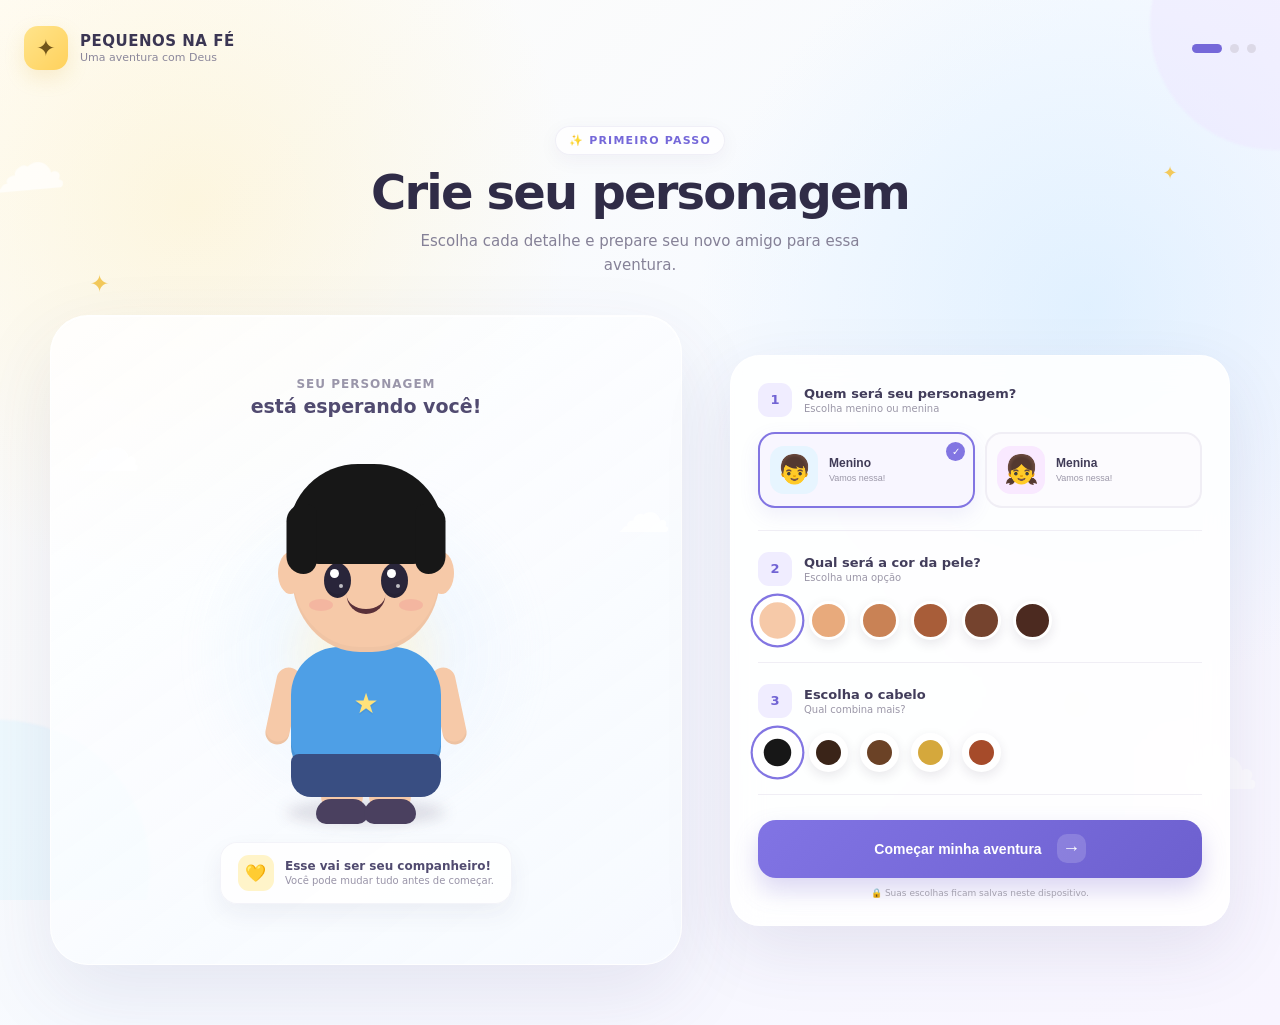
<file: index.html>
<!DOCTYPE html>
<html lang="pt-BR">

<head>
    <meta charset="UTF-8">

    <meta
        name="viewport"
        content="width=device-width, initial-scale=1.0"
    >

    <title>Pequenos na Fé</title>

    <meta
        name="description"
        content="Crie seu personagem e comece uma aventura com Deus."
    >

    <link rel="stylesheet" href="css/style.css">
    <link rel="stylesheet" href="css/personagem.css">
</head>

<body class="onboarding-page">

    <!-- =========================================
         DECORAÇÃO DO FUNDO
    ========================================== -->

    <div class="background-decoration">

        <span class="cloud cloud-1">☁</span>
        <span class="cloud cloud-2">☁</span>
        <span class="star star-1">✦</span>
        <span class="star star-2">✦</span>
        <span class="star star-3">✦</span>

        <div class="blob blob-1"></div>
        <div class="blob blob-2"></div>

    </div>


    <!-- =========================================
         TOPO
    ========================================== -->

    <header class="top-header">

        <a href="index.html" class="brand">

            <div class="brand-icon">
                ✦
            </div>

            <div class="brand-text">

                <strong>
                    PEQUENOS NA FÉ
                </strong>

                <span>
                    Uma aventura com Deus
                </span>

            </div>

        </a>


        <div class="top-progress">

            <span class="progress-active"></span>
            <span></span>
            <span></span>

        </div>

    </header>


    <!-- =========================================
         CONTEÚDO
    ========================================== -->

    <main class="creator-page">


        <!-- =====================================
             TÍTULO
        ====================================== -->

        <section class="creator-heading">

            <div class="heading-label">
                ✨ PRIMEIRO PASSO
            </div>

            <h1>
                Crie seu personagem
            </h1>

            <p>
                Escolha cada detalhe e prepare seu
                novo amigo para essa aventura.
            </p>

        </section>


        <!-- =====================================
             ÁREA PRINCIPAL
        ====================================== -->

        <section class="creator-layout">


            <!-- =================================
                 PERSONAGEM
            ================================== -->

            <div class="character-stage">

                <div class="stage-glow"></div>

                <div class="stage-cloud cloud-stage-1">
                    ☁
                </div>

                <div class="stage-cloud cloud-stage-2">
                    ☁
                </div>


                <div class="stage-title">

                    <span>
                        Seu personagem
                    </span>

                    <strong>
                        está esperando você!
                    </strong>

                </div>


                <div
                    id="characterPreview"
                    class="character-preview"
                    data-gender="menino"
                    data-skin="#F6C9A8"
                    data-hair="#171717"
                >

                    <div class="character-shadow"></div>


                    <div class="character">

                        <div class="character-hair"></div>


                        <div class="character-head">

                            <div class="ear ear-left"></div>
                            <div class="ear ear-right"></div>

                            <div class="eyebrow eyebrow-left"></div>
                            <div class="eyebrow eyebrow-right"></div>

                            <div class="eye eye-left">
                                <span></span>
                            </div>

                            <div class="eye eye-right">
                                <span></span>
                            </div>

                            <div class="cheek cheek-left"></div>
                            <div class="cheek cheek-right"></div>

                            <div class="smile"></div>

                        </div>


                        <div class="character-neck"></div>


                        <div class="character-body">

                            <div class="shirt-symbol">
                                ★
                            </div>

                        </div>


                        <div class="character-legs">

                            <div class="leg leg-left">
                                <div class="shoe"></div>
                            </div>

                            <div class="leg leg-right">
                                <div class="shoe"></div>
                            </div>

                        </div>

                    </div>

                </div>


                <div class="stage-message">

                    <span class="message-icon">
                        💛
                    </span>

                    <div>
                        <strong>
                            Esse vai ser seu companheiro!
                        </strong>

                        <small>
                            Você pode mudar tudo antes de começar.
                        </small>
                    </div>

                </div>

            </div>


            <!-- =================================
                 PAINEL DE PERSONALIZAÇÃO
            ================================== -->

            <div class="customization-panel">


                <!-- PASSO 1 -->

                <div class="custom-step">

                    <div class="step-header">

                        <div class="step-number">
                            1
                        </div>

                        <div>

                            <strong>
                                Quem será seu personagem?
                            </strong>

                            <span>
                                Escolha menino ou menina
                            </span>

                        </div>

                    </div>


                    <div class="gender-options">


                        <button
                            type="button"
                            class="gender-card selected"
                            data-gender="menino"
                        >

                            <div class="gender-icon boy">
                                👦
                            </div>

                            <div class="gender-info">

                                <strong>
                                    Menino
                                </strong>

                                <span>
                                    Vamos nessa!
                                </span>

                            </div>

                            <div class="selection-mark">
                                ✓
                            </div>

                        </button>


                        <button
                            type="button"
                            class="gender-card"
                            data-gender="menina"
                        >

                            <div class="gender-icon girl">
                                👧
                            </div>

                            <div class="gender-info">

                                <strong>
                                    Menina
                                </strong>

                                <span>
                                    Vamos nessa!
                                </span>

                            </div>

                            <div class="selection-mark">
                                ✓
                            </div>

                        </button>

                    </div>

                </div>


                <!-- PASSO 2 -->

                <div class="custom-step">

                    <div class="step-header">

                        <div class="step-number">
                            2
                        </div>

                        <div>

                            <strong>
                                Qual será a cor da pele?
                            </strong>

                            <span>
                                Escolha uma opção
                            </span>

                        </div>

                    </div>


                    <div class="color-options">


                        <button
                            type="button"
                            class="color-choice selected"
                            data-skin="#F6C9A8"
                            style="--choice-color:#F6C9A8"
                            aria-label="Pele clara"
                        ></button>


                        <button
                            type="button"
                            class="color-choice"
                            data-skin="#E8AA7C"
                            style="--choice-color:#E8AA7C"
                            aria-label="Pele clara média"
                        ></button>


                        <button
                            type="button"
                            class="color-choice"
                            data-skin="#C98255"
                            style="--choice-color:#C98255"
                            aria-label="Pele média"
                        ></button>


                        <button
                            type="button"
                            class="color-choice"
                            data-skin="#A85D39"
                            style="--choice-color:#A85D39"
                            aria-label="Pele morena"
                        ></button>


                        <button
                            type="button"
                            class="color-choice"
                            data-skin="#75432E"
                            style="--choice-color:#75432E"
                            aria-label="Pele escura"
                        ></button>


                        <button
                            type="button"
                            class="color-choice"
                            data-skin="#4C2A20"
                            style="--choice-color:#4C2A20"
                            aria-label="Pele escura"
                        ></button>

                    </div>

                </div>


                <!-- PASSO 3 -->

                <div class="custom-step">

                    <div class="step-header">

                        <div class="step-number">
                            3
                        </div>

                        <div>

                            <strong>
                                Escolha o cabelo
                            </strong>

                            <span>
                                Qual combina mais?
                            </span>

                        </div>

                    </div>


                    <div class="hair-options">


                        <button
                            type="button"
                            class="hair-choice selected"
                            data-hair="#171717"
                            style="--hair-color:#171717"
                            aria-label="Cabelo preto"
                        >
                            <span></span>
                        </button>


                        <button
                            type="button"
                            class="hair-choice"
                            data-hair="#3A2418"
                            style="--hair-color:#3A2418"
                            aria-label="Cabelo castanho escuro"
                        >
                            <span></span>
                        </button>


                        <button
                            type="button"
                            class="hair-choice"
                            data-hair="#6B4226"
                            style="--hair-color:#6B4226"
                            aria-label="Cabelo castanho"
                        >
                            <span></span>
                        </button>


                        <button
                            type="button"
                            class="hair-choice"
                            data-hair="#D5A83C"
                            style="--hair-color:#D5A83C"
                            aria-label="Cabelo loiro"
                        >
                            <span></span>
                        </button>


                        <button
                            type="button"
                            class="hair-choice"
                            data-hair="#A64B2A"
                            style="--hair-color:#A64B2A"
                            aria-label="Cabelo ruivo"
                        >
                            <span></span>
                        </button>

                    </div>

                </div>


                <!-- =================================
                     CONTINUAR
                ================================== -->

                <div class="continue-area">

                    <button
                        id="continueButton"
                        class="primary-button"
                        type="button"
                    >

                        <span>
                            Começar minha aventura
                        </span>

                        <span class="button-arrow">
                            →
                        </span>

                    </button>

                    <small>
                        🔒 Suas escolhas ficam salvas neste dispositivo.
                    </small>

                </div>

            </div>

        </section>

    </main>


    <!-- =========================================
         SCRIPTS
    ========================================== -->

    <script src="js/personagem.js"></script>
    <script src="js/app.js"></script>

</body>

</html>
</file>
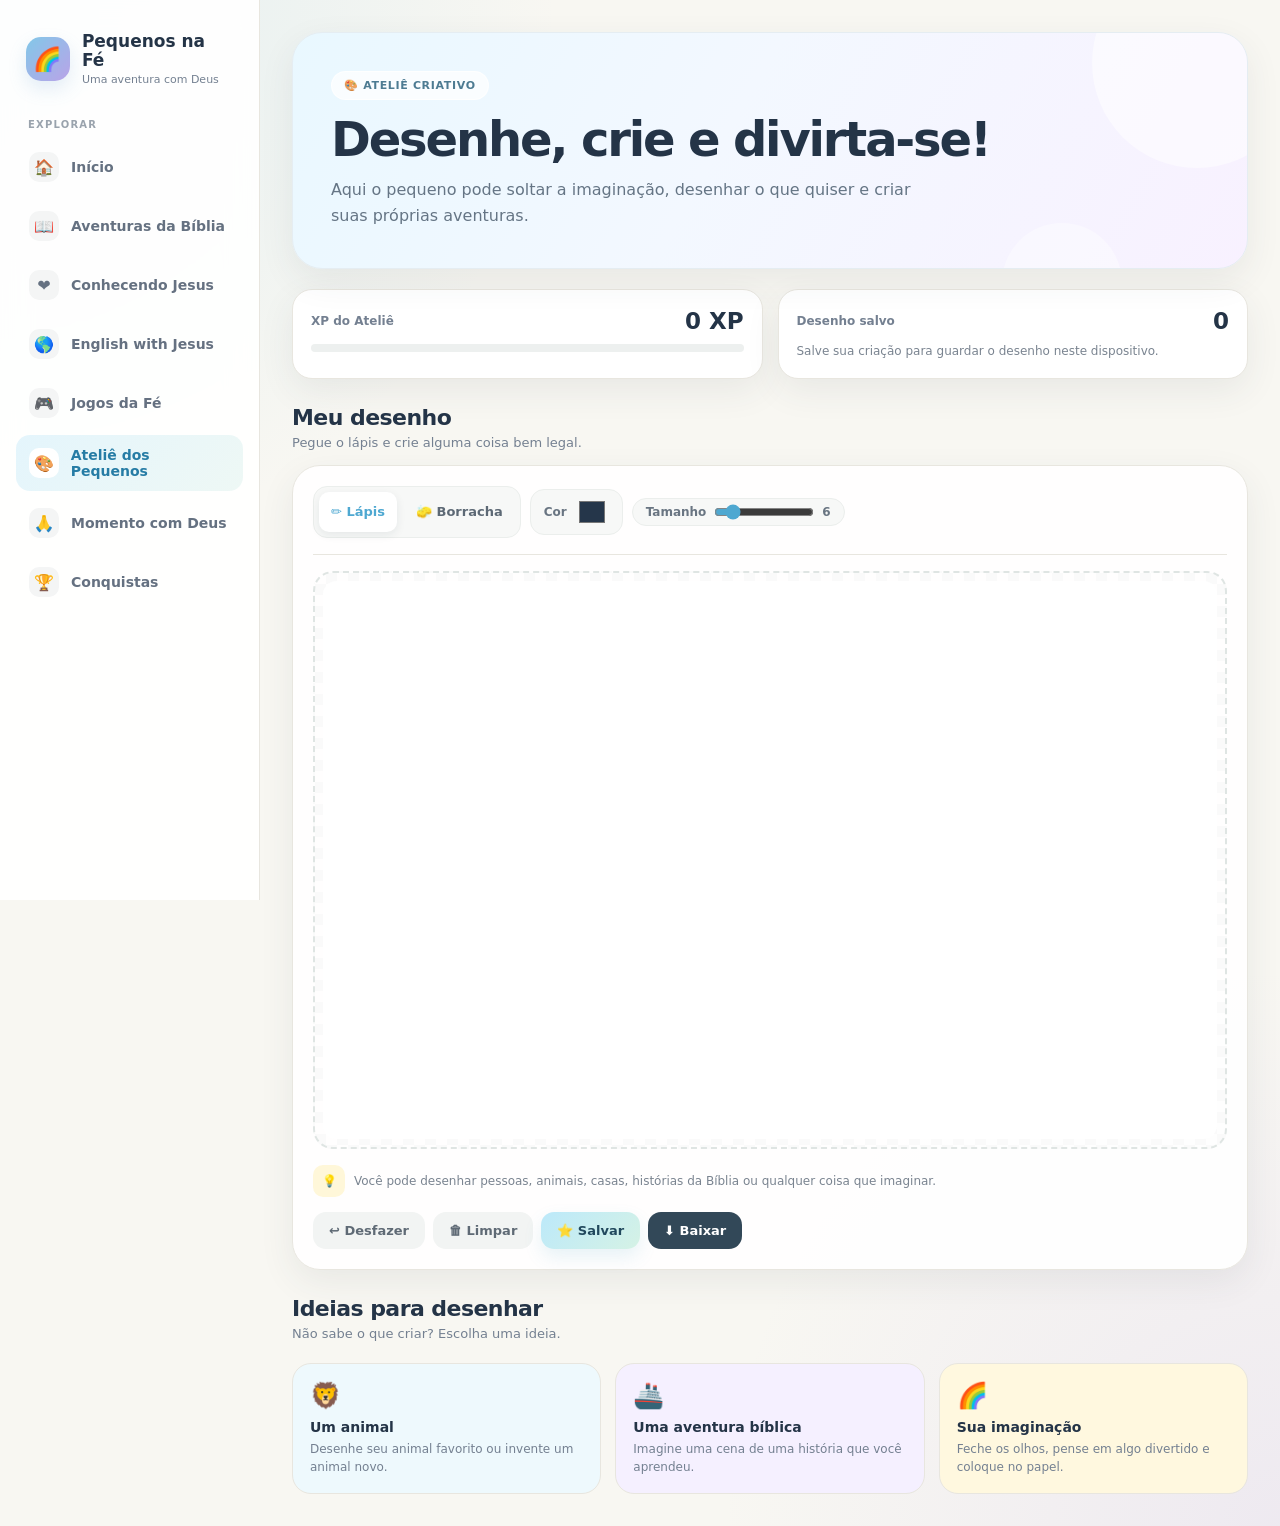
<file: atividades.html>
<!DOCTYPE html>
<html lang="pt-BR">
<head>
    <meta charset="UTF-8">
    <meta name="viewport" content="width=device-width, initial-scale=1.0">

    <title>Ateliê dos Pequenos — Pequenos na Fé</title>

    <style>
        * {
            margin: 0;
            padding: 0;
            box-sizing: border-box;
        }

        :root {
            --bg: #f8f7f2;
            --card: #ffffff;
            --text: #243447;
            --muted: #748091;
            --blue: #82c8e8;
            --blue-dark: #4ea8d1;
            --yellow: #ffd96a;
            --mint: #9bdcc5;
            --purple: #b9a3e8;
            --pink: #f3b7c8;
            --border: #e8e6df;
            --shadow: 0 12px 35px rgba(50, 65, 80, .08);
        }

        body {
            min-height: 100vh;
            font-family:
                Inter,
                system-ui,
                -apple-system,
                BlinkMacSystemFont,
                "Segoe UI",
                sans-serif;
            background:
                radial-gradient(
                    circle at top left,
                    rgba(130, 200, 232, .18),
                    transparent 28%
                ),
                radial-gradient(
                    circle at bottom right,
                    rgba(185, 163, 232, .16),
                    transparent 28%
                ),
                var(--bg);
            color: var(--text);
        }

        button,
        input {
            font: inherit;
        }

        button {
            border: 0;
            cursor: pointer;
        }

        /* =========================
           LAYOUT
        ========================= */

        .app {
            min-height: 100vh;
            display: flex;
        }

        .sidebar {
            width: 260px;
            min-height: 100vh;
            background: rgba(255,255,255,.92);
            border-right: 1px solid var(--border);
            padding: 24px 16px;
            position: fixed;
            left: 0;
            top: 0;
            bottom: 0;
            z-index: 20;
            backdrop-filter: blur(15px);
        }

        .brand {
            display: flex;
            align-items: center;
            gap: 12px;
            padding: 8px 10px 28px;
        }

        .brand-icon {
            width: 44px;
            height: 44px;
            border-radius: 15px;
            background: linear-gradient(
                135deg,
                var(--blue),
                var(--purple)
            );
            display: flex;
            align-items: center;
            justify-content: center;
            font-size: 23px;
            box-shadow: 0 8px 18px rgba(100,160,210,.18);
        }

        .brand strong {
            display: block;
            font-size: 17px;
            line-height: 1.1;
        }

        .brand span {
            display: block;
            font-size: 11px;
            color: var(--muted);
            margin-top: 4px;
        }

        .nav-title {
            padding: 0 12px;
            margin: 5px 0 10px;
            font-size: 10px;
            text-transform: uppercase;
            letter-spacing: .12em;
            font-weight: 800;
            color: #9aa3ad;
        }

        .nav {
            display: flex;
            flex-direction: column;
            gap: 5px;
        }

        .nav a {
            text-decoration: none;
            color: #657181;
            display: flex;
            align-items: center;
            gap: 12px;
            padding: 12px 13px;
            border-radius: 14px;
            font-size: 14px;
            font-weight: 650;
            transition: .2s ease;
        }

        .nav a:hover {
            background: #f3f8fb;
            color: var(--text);
            transform: translateX(2px);
        }

        .nav a.active {
            background: linear-gradient(
                135deg,
                #e4f5fc,
                #eef8f5
            );
            color: #267ca5;
        }

        .nav-icon {
            width: 30px;
            height: 30px;
            border-radius: 10px;
            display: flex;
            align-items: center;
            justify-content: center;
            background: #f4f5f5;
            font-size: 16px;
        }

        .nav a.active .nav-icon {
            background: white;
        }

        .main {
            width: calc(100% - 260px);
            margin-left: 260px;
            padding: 32px;
        }

        .container {
            max-width: 1180px;
            margin: auto;
        }

        /* =========================
           HERO
        ========================= */

        .hero {
            background:
                linear-gradient(
                    120deg,
                    #e9f8ff 0%,
                    #f3f8ff 45%,
                    #f8f1ff 100%
                );
            border: 1px solid #e5edf2;
            border-radius: 30px;
            padding: 38px;
            position: relative;
            overflow: hidden;
            box-shadow: var(--shadow);
        }

        .hero::before {
            content: "";
            position: absolute;
            width: 210px;
            height: 210px;
            border-radius: 50%;
            background: rgba(255,255,255,.48);
            right: -55px;
            top: -75px;
        }

        .hero::after {
            content: "";
            position: absolute;
            width: 120px;
            height: 120px;
            border-radius: 50%;
            background: rgba(255,255,255,.35);
            right: 125px;
            bottom: -75px;
        }

        .hero-content {
            position: relative;
            z-index: 2;
            max-width: 720px;
        }

        .eyebrow {
            display: inline-flex;
            align-items: center;
            gap: 7px;
            background: rgba(255,255,255,.72);
            border: 1px solid rgba(255,255,255,.8);
            border-radius: 999px;
            padding: 7px 12px;
            font-size: 11px;
            font-weight: 800;
            color: #4d7b92;
            text-transform: uppercase;
            letter-spacing: .06em;
            margin-bottom: 15px;
        }

        .hero h1 {
            font-size: clamp(32px, 5vw, 48px);
            line-height: 1;
            letter-spacing: -.045em;
            margin-bottom: 14px;
        }

        .hero p {
            color: #657585;
            font-size: 16px;
            line-height: 1.65;
            max-width: 620px;
        }

        /* =========================
           XP
        ========================= */

        .stats {
            margin-top: 20px;
            display: grid;
            grid-template-columns: repeat(2, minmax(0, 1fr));
            gap: 15px;
        }

        .stat {
            background: var(--card);
            border: 1px solid var(--border);
            border-radius: 20px;
            padding: 18px;
            box-shadow: var(--shadow);
        }

        .stat-top {
            display: flex;
            align-items: center;
            justify-content: space-between;
            margin-bottom: 8px;
        }

        .stat-label {
            color: var(--muted);
            font-size: 12px;
            font-weight: 700;
        }

        .stat-value {
            font-size: 23px;
            font-weight: 900;
        }

        .xp-bar {
            height: 8px;
            border-radius: 99px;
            background: #edf0ef;
            overflow: hidden;
            margin-top: 10px;
        }

        .xp-fill {
            width: 0%;
            height: 100%;
            border-radius: inherit;
            background: linear-gradient(
                90deg,
                var(--blue),
                var(--purple)
            );
            transition: width .35s ease;
        }

        /* =========================
           DRAW AREA
        ========================= */

        .section {
            margin-top: 26px;
        }

        .section-heading {
            display: flex;
            align-items: end;
            justify-content: space-between;
            gap: 20px;
            margin-bottom: 15px;
        }

        .section-heading h2 {
            font-size: 22px;
            letter-spacing: -.025em;
        }

        .section-heading p {
            margin-top: 5px;
            color: var(--muted);
            font-size: 13px;
        }

        .draw-card {
            background: rgba(255,255,255,.94);
            border: 1px solid var(--border);
            border-radius: 28px;
            padding: 20px;
            box-shadow: var(--shadow);
        }

        .toolbar {
            display: flex;
            flex-wrap: wrap;
            align-items: center;
            gap: 9px;
            padding-bottom: 16px;
            border-bottom: 1px solid var(--border);
            margin-bottom: 16px;
        }

        .tool-group {
            display: flex;
            align-items: center;
            gap: 7px;
            background: #f7f8f7;
            border: 1px solid #ebeeec;
            border-radius: 14px;
            padding: 5px;
        }

        .tool-btn {
            min-width: 42px;
            height: 40px;
            padding: 0 12px;
            border-radius: 10px;
            background: transparent;
            color: #5d6975;
            font-size: 13px;
            font-weight: 800;
            transition: .2s ease;
        }

        .tool-btn:hover {
            background: white;
        }

        .tool-btn.active {
            background: white;
            color: var(--blue-dark);
            box-shadow: 0 3px 10px rgba(30,50,70,.08);
        }

        .color-control {
            display: flex;
            align-items: center;
            gap: 8px;
            padding: 0 8px;
            font-size: 12px;
            font-weight: 800;
            color: #697582;
        }

        #colorPicker {
            width: 34px;
            height: 34px;
            padding: 2px;
            border: 0;
            background: transparent;
            cursor: pointer;
        }

        #brushSize {
            width: 100px;
            accent-color: var(--blue-dark);
            cursor: pointer;
        }

        .canvas-wrap {
            width: 100%;
            background:
                linear-gradient(
                    45deg,
                    #fafafa 25%,
                    transparent 25%
                ),
                linear-gradient(
                    -45deg,
                    #fafafa 25%,
                    transparent 25%
                ),
                linear-gradient(
                    45deg,
                    transparent 75%,
                    #fafafa 75%
                ),
                linear-gradient(
                    -45deg,
                    transparent 75%,
                    #fafafa 75%
                );
            background-size: 22px 22px;
            background-position:
                0 0,
                0 11px,
                11px -11px,
                -11px 0;
            border: 2px dashed #dfe5e3;
            border-radius: 20px;
            padding: 8px;
            overflow: hidden;
        }

        canvas {
            display: block;
            width: 100%;
            height: min(62vh, 620px);
            min-height: 380px;
            background: white;
            border-radius: 14px;
            cursor: crosshair;
            touch-action: none;
        }

        .draw-footer {
            margin-top: 16px;
            display: flex;
            align-items: center;
            justify-content: space-between;
            gap: 15px;
            flex-wrap: wrap;
        }

        .draw-tip {
            display: flex;
            align-items: center;
            gap: 9px;
            color: #7a8490;
            font-size: 12px;
            line-height: 1.5;
        }

        .tip-icon {
            width: 32px;
            height: 32px;
            border-radius: 10px;
            background: #fff7d9;
            display: flex;
            align-items: center;
            justify-content: center;
        }

        .actions {
            display: flex;
            gap: 8px;
            flex-wrap: wrap;
        }

        .action-btn {
            padding: 11px 16px;
            border-radius: 13px;
            font-size: 13px;
            font-weight: 850;
            transition: .2s ease;
        }

        .action-btn:hover {
            transform: translateY(-1px);
        }

        .action-btn.secondary {
            background: #f2f4f3;
            color: #5f6a75;
        }

        .action-btn.primary {
            color: #21485d;
            background: linear-gradient(
                135deg,
                #bce9fa,
                #d5f2e5
            );
            box-shadow: 0 8px 18px rgba(70,160,190,.13);
        }

        .action-btn.dark {
            color: white;
            background: #324858;
        }

        /* =========================
           IDEAS
        ========================= */

        .ideas {
            margin-top: 22px;
            display: grid;
            grid-template-columns: repeat(3, minmax(0, 1fr));
            gap: 14px;
        }

        .idea {
            border-radius: 19px;
            padding: 17px;
            border: 1px solid var(--border);
            background: rgba(255,255,255,.85);
        }

        .idea:nth-child(1) {
            background: #eef9fd;
        }

        .idea:nth-child(2) {
            background: #f5f0ff;
        }

        .idea:nth-child(3) {
            background: #fff8df;
        }

        .idea-icon {
            font-size: 25px;
            margin-bottom: 9px;
        }

        .idea strong {
            display: block;
            font-size: 14px;
            margin-bottom: 5px;
        }

        .idea p {
            color: var(--muted);
            font-size: 12px;
            line-height: 1.5;
        }

        /* =========================
           TOAST
        ========================= */

        .toast {
            position: fixed;
            left: 50%;
            bottom: 25px;
            transform: translate(-50%, 25px);
            opacity: 0;
            pointer-events: none;
            background: #263845;
            color: white;
            padding: 13px 18px;
            border-radius: 14px;
            font-size: 13px;
            font-weight: 750;
            box-shadow: 0 15px 35px rgba(0,0,0,.18);
            transition: .25s ease;
            z-index: 100;
        }

        .toast.show {
            opacity: 1;
            transform: translate(-50%, 0);
        }

        /* =========================
           MOBILE
        ========================= */

        @media (max-width: 900px) {

            .sidebar {
                width: 78px;
                padding: 18px 9px;
            }

            .brand {
                justify-content: center;
                padding: 6px 0 24px;
            }

            .brand-text,
            .nav-title {
                display: none;
            }

            .nav a {
                justify-content: center;
                padding: 11px 7px;
            }

            .nav a span:not(.nav-icon) {
                display: none;
            }

            .nav-icon {
                width: 40px;
                height: 40px;
            }

            .main {
                width: calc(100% - 78px);
                margin-left: 78px;
                padding: 20px;
            }

            .hero {
                padding: 28px;
            }
        }

        @media (max-width: 620px) {

            .main {
                padding: 12px;
            }

            .hero {
                border-radius: 23px;
                padding: 24px 20px;
            }

            .hero h1 {
                font-size: 34px;
            }

            .stats {
                grid-template-columns: 1fr;
            }

            .draw-card {
                padding: 12px;
                border-radius: 22px;
            }

            .toolbar {
                gap: 7px;
            }

            .tool-group {
                width: 100%;
                justify-content: center;
            }

            canvas {
                min-height: 330px;
                height: 55vh;
            }

            .draw-footer {
                align-items: stretch;
            }

            .actions {
                width: 100%;
            }

            .action-btn {
                flex: 1;
            }

            .ideas {
                grid-template-columns: 1fr;
            }

            .section-heading {
                display: block;
            }
        }
    </style>
</head>

<body>

<div class="app">

    <!-- SIDEBAR -->
    <aside class="sidebar">

        <div class="brand">
            <div class="brand-icon">🌈</div>

            <div class="brand-text">
                <strong>Pequenos na Fé</strong>
                <span>Uma aventura com Deus</span>
            </div>
        </div>

        <div class="nav-title">Explorar</div>

        <nav class="nav" data-navigation>

            <a href="painel.html">
                <span class="nav-icon">🏠</span>
                <span>Início</span>
            </a>

            <a href="historias.html">
                <span class="nav-icon">📖</span>
                <span>Aventuras da Bíblia</span>
            </a>

            <a href="jesus.html">
                <span class="nav-icon">❤️</span>
                <span>Conhecendo Jesus</span>
            </a>

            <a href="ingles.html">
                <span class="nav-icon">🌎</span>
                <span>English with Jesus</span>
            </a>

            <a href="jogos.html">
                <span class="nav-icon">🎮</span>
                <span>Jogos da Fé</span>
            </a>

            <a href="atividades.html" class="active">
                <span class="nav-icon">🎨</span>
                <span>Ateliê dos Pequenos</span>
            </a>

        
            </a>

            <a href="momento-deus.html">
                <span class="nav-icon">🙏</span>
                <span>Momento com Deus</span>
            </a>

            <a href="conquistas.html">
                <span class="nav-icon">🏆</span>
                <span>Conquistas</span>
            </a>

        </nav>

    </aside>


    <!-- MAIN -->
    <main class="main">

        <div class="container">

            <!-- HERO -->
            <section class="hero">

                <div class="hero-content">

                    <div class="eyebrow">
                        🎨 Ateliê criativo
                    </div>

                    <h1>
                        Desenhe, crie e divirta-se!
                    </h1>

                    <p>
                        Aqui o pequeno pode soltar a imaginação,
                        desenhar o que quiser e criar suas próprias
                        aventuras.
                    </p>

                </div>

            </section>


            <!-- STATS -->
            <section class="stats">

                <div class="stat">

                    <div class="stat-top">
                        <span class="stat-label">
                            XP do Ateliê
                        </span>

                        <span class="stat-value" id="xpValue">
                            0 XP
                        </span>
                    </div>

                    <div class="xp-bar">
                        <div
                            class="xp-fill"
                            id="xpFill"
                        ></div>
                    </div>

                </div>


                <div class="stat">

                    <div class="stat-top">
                        <span class="stat-label">
                            Desenho salvo
                        </span>

                        <span
                            class="stat-value"
                            id="savedStatus"
                        >
                            0
                        </span>

                    </div>

                    <div
                        style="
                            color:#7a8490;
                            font-size:12px;
                            line-height:1.5;
                            margin-top:8px;
                        "
                    >
                        Salve sua criação para guardar
                        o desenho neste dispositivo.
                    </div>

                </div>

            </section>


            <!-- DESENHO -->
            <section class="section">

                <div class="section-heading">

                    <div>
                        <h2>Meu desenho</h2>

                        <p>
                            Pegue o lápis e crie alguma coisa bem legal.
                        </p>
                    </div>

                </div>


                <div class="draw-card">

                    <!-- FERRAMENTAS -->
                    <div class="toolbar">

                        <div class="tool-group">

                            <button
                                class="tool-btn active"
                                id="pencilButton"
                                type="button"
                                title="Lápis"
                            >
                                ✏️ Lápis
                            </button>

                            <button
                                class="tool-btn"
                                id="eraserButton"
                                type="button"
                                title="Borracha"
                            >
                                🧽 Borracha
                            </button>

                        </div>


                        <div class="tool-group">

                            <label class="color-control">
                                Cor

                                <input
                                    type="color"
                                    id="colorPicker"
                                    value="#25364a"
                                >
                            </label>

                        </div>


                        <div class="tool-group">

                            <label class="color-control">
                                Tamanho

                                <input
                                    type="range"
                                    id="brushSize"
                                    min="2"
                                    max="35"
                                    value="6"
                                >

                                <strong id="sizeValue">
                                    6
                                </strong>

                            </label>

                        </div>

                    </div>


                    <!-- CANVAS -->
                    <div class="canvas-wrap">

                        <canvas id="drawingCanvas"></canvas>

                    </div>


                    <!-- RODAPÉ -->
                    <div class="draw-footer">

                        <div class="draw-tip">

                            <div class="tip-icon">
                                💡
                            </div>

                            <span>
                                Você pode desenhar pessoas,
                                animais, casas, histórias da Bíblia
                                ou qualquer coisa que imaginar.
                            </span>

                        </div>


                        <div class="actions">

                            <button
                                class="action-btn secondary"
                                id="undoButton"
                                type="button"
                            >
                                ↩ Desfazer
                            </button>

                            <button
                                class="action-btn secondary"
                                id="clearButton"
                                type="button"
                            >
                                🗑 Limpar
                            </button>

                            <button
                                class="action-btn primary"
                                id="saveButton"
                                type="button"
                            >
                                ⭐ Salvar
                            </button>

                            <button
                                class="action-btn dark"
                                id="downloadButton"
                                type="button"
                            >
                                ⬇ Baixar
                            </button>

                        </div>

                    </div>

                </div>

            </section>


            <!-- IDEIAS -->
            <section class="section">

                <div class="section-heading">

                    <div>
                        <h2>Ideias para desenhar</h2>

                        <p>
                            Não sabe o que criar? Escolha uma ideia.
                        </p>
                    </div>

                </div>


                <div class="ideas">

                    <div class="idea">

                        <div class="idea-icon">
                            🦁
                        </div>

                        <strong>
                            Um animal
                        </strong>

                        <p>
                            Desenhe seu animal favorito
                            ou invente um animal novo.
                        </p>

                    </div>


                    <div class="idea">

                        <div class="idea-icon">
                            🚢
                        </div>

                        <strong>
                            Uma aventura bíblica
                        </strong>

                        <p>
                            Imagine uma cena de uma
                            história que você aprendeu.
                        </p>

                    </div>


                    <div class="idea">

                        <div class="idea-icon">
                            🌈
                        </div>

                        <strong>
                            Sua imaginação
                        </strong>

                        <p>
                            Feche os olhos, pense em algo
                            divertido e coloque no papel.
                        </p>

                    </div>

                </div>

            </section>

        </div>

    </main>

</div>


<div
    class="toast"
    id="toast"
>
    Desenho salvo! ⭐
</div>


<script>

    /* =====================================================
       CONFIGURAÇÕES
    ===================================================== */

    const STORAGE_DESENHO =
        "pequenosNaFe_desenhoLivre";

    const STORAGE_XP =
        "pequenosNaFe_atividades_xp";


    /* =====================================================
       ELEMENTOS
    ===================================================== */

    const canvas =
        document.getElementById("drawingCanvas");

    const ctx =
        canvas.getContext("2d");

    const pencilButton =
        document.getElementById("pencilButton");

    const eraserButton =
        document.getElementById("eraserButton");

    const colorPicker =
        document.getElementById("colorPicker");

    const brushSize =
        document.getElementById("brushSize");

    const sizeValue =
        document.getElementById("sizeValue");

    const undoButton =
        document.getElementById("undoButton");

    const clearButton =
        document.getElementById("clearButton");

    const saveButton =
        document.getElementById("saveButton");

    const downloadButton =
        document.getElementById("downloadButton");

    const xpValue =
        document.getElementById("xpValue");

    const xpFill =
        document.getElementById("xpFill");

    const savedStatus =
        document.getElementById("savedStatus");

    const toast =
        document.getElementById("toast");


    /* =====================================================
       ESTADO
    ===================================================== */

    let desenhando = false;

    let ferramenta = "pincel";

    let ultimoX = 0;

    let ultimoY = 0;

    let historico = [];

    let xp =
        Number(
            localStorage.getItem(STORAGE_XP)
        ) || 0;


    /* =====================================================
       CANVAS RESPONSIVO
    ===================================================== */

    function configurarCanvas() {

        const rect =
            canvas.getBoundingClientRect();

        const largura =
            Math.max(
                300,
                Math.floor(rect.width)
            );

        const altura =
            Math.max(
                300,
                Math.floor(rect.height)
            );

        const desenhoAtual =
            canvas.toDataURL("image/png");

        canvas.width =
            largura * window.devicePixelRatio;

        canvas.height =
            altura * window.devicePixelRatio;

        ctx.setTransform(
            window.devicePixelRatio,
            0,
            0,
            window.devicePixelRatio,
            0,
            0
        );

        ctx.lineCap = "round";
        ctx.lineJoin = "round";

        limparCanvasVisual();

        if (historico.length === 0) {
            carregarDesenho();
        }
    }


    function limparCanvasVisual() {

        const largura =
            canvas.clientWidth;

        const altura =
            canvas.clientHeight;

        ctx.save();

        ctx.fillStyle = "#ffffff";

        ctx.fillRect(
            0,
            0,
            largura,
            altura
        );

        ctx.restore();
    }


    window.addEventListener(
        "resize",
        () => {
            const imagem =
                canvas.toDataURL("image/png");

            const img =
                new Image();

            img.onload = () => {

                const largura =
                    canvas.clientWidth;

                const altura =
                    canvas.clientHeight;

                canvas.width =
                    largura * window.devicePixelRatio;

                canvas.height =
                    altura * window.devicePixelRatio;

                ctx.setTransform(
                    window.devicePixelRatio,
                    0,
                    0,
                    window.devicePixelRatio,
                    0,
                    0
                );

                ctx.fillStyle =
                    "#ffffff";

                ctx.fillRect(
                    0,
                    0,
                    largura,
                    altura
                );

                ctx.drawImage(
                    img,
                    0,
                    0,
                    largura,
                    altura
                );
            };

            img.src = imagem;
        }
    );


    /* =====================================================
       COORDENADAS
    ===================================================== */

    function obterPosicao(evento) {

        const rect =
            canvas.getBoundingClientRect();

        return {
            x:
                evento.clientX -
                rect.left,

            y:
                evento.clientY -
                rect.top
        };
    }


    /* =====================================================
       HISTÓRICO
    ===================================================== */

    function salvarHistorico() {

        try {

            historico.push(
                canvas.toDataURL("image/png")
            );

            if (historico.length > 30) {
                historico.shift();
            }

        } catch (erro) {

            console.warn(
                "Não foi possível salvar histórico:",
                erro
            );

        }
    }


    function restaurarImagem(data) {

        const imagem =
            new Image();

        imagem.onload = () => {

            const largura =
                canvas.clientWidth;

            const altura =
                canvas.clientHeight;

            ctx.clearRect(
                0,
                0,
                largura,
                altura
            );

            ctx.fillStyle =
                "#ffffff";

            ctx.fillRect(
                0,
                0,
                largura,
                altura
            );

            ctx.drawImage(
                imagem,
                0,
                0,
                largura,
                altura
            );
        };

        imagem.src = data;
    }


    /* =====================================================
       DESENHO
    ===================================================== */

    function iniciarDesenho(evento) {

        evento.preventDefault();

        salvarHistorico();

        desenhando = true;

        const posicao =
            obterPosicao(evento);

        ultimoX = posicao.x;
        ultimoY = posicao.y;

        canvas.setPointerCapture(
            evento.pointerId
        );

        desenharPonto(
            posicao.x,
            posicao.y
        );
    }


    function continuarDesenho(evento) {

        if (!desenhando) {
            return;
        }

        evento.preventDefault();

        const posicao =
            obterPosicao(evento);

        ctx.beginPath();

        ctx.moveTo(
            ultimoX,
            ultimoY
        );

        ctx.lineTo(
            posicao.x,
            posicao.y
        );

        ctx.lineWidth =
            Number(
                brushSize.value
            );

        if (ferramenta === "borracha") {

            ctx.globalCompositeOperation =
                "destination-out";

        } else {

            ctx.globalCompositeOperation =
                "source-over";

            ctx.strokeStyle =
                colorPicker.value;
        }

        ctx.stroke();

        ctx.globalCompositeOperation =
            "source-over";

        ultimoX = posicao.x;
        ultimoY = posicao.y;
    }


    function finalizarDesenho(evento) {

        if (!desenhando) {
            return;
        }

        desenhando = false;

        try {

            canvas.releasePointerCapture(
                evento.pointerId
            );

        } catch (erro) {}

        ctx.globalCompositeOperation =
            "source-over";
    }


    function desenharPonto(x, y) {

        ctx.beginPath();

        ctx.arc(
            x,
            y,
            Math.max(
                1,
                Number(brushSize.value) / 2
            ),
            0,
            Math.PI * 2
        );

        if (ferramenta === "borracha") {

            ctx.globalCompositeOperation =
                "destination-out";

        } else {

            ctx.globalCompositeOperation =
                "source-over";

            ctx.fillStyle =
                colorPicker.value;
        }

        ctx.fill();

        ctx.globalCompositeOperation =
            "source-over";
    }


    canvas.addEventListener(
        "pointerdown",
        iniciarDesenho
    );

    canvas.addEventListener(
        "pointermove",
        continuarDesenho
    );

    canvas.addEventListener(
        "pointerup",
        finalizarDesenho
    );

    canvas.addEventListener(
        "pointercancel",
        finalizarDesenho
    );


    /* =====================================================
       FERRAMENTAS
    ===================================================== */

    pencilButton.addEventListener(
        "click",
        () => {

            ferramenta = "pincel";

            pencilButton.classList.add(
                "active"
            );

            eraserButton.classList.remove(
                "active"
            );
        }
    );


    eraserButton.addEventListener(
        "click",
        () => {

            ferramenta = "borracha";

            eraserButton.classList.add(
                "active"
            );

            pencilButton.classList.remove(
                "active"
            );
        }
    );


    brushSize.addEventListener(
        "input",
        () => {

            sizeValue.textContent =
                brushSize.value;
        }
    );


    /* =====================================================
       DESFAZER
    ===================================================== */

    undoButton.addEventListener(
        "click",
        () => {

            if (historico.length === 0) {

                mostrarToast(
                    "Não há nada para desfazer."
                );

                return;
            }

            const anterior =
                historico.pop();

            restaurarImagem(
                anterior
            );
        }
    );


    /* =====================================================
       LIMPAR
    ===================================================== */

    clearButton.addEventListener(
        "click",
        () => {

            const confirmar =
                window.confirm(
                    "Quer apagar o desenho e começar de novo?"
                );

            if (!confirmar) {
                return;
            }

            salvarHistorico();

            limparCanvasVisual();

            localStorage.removeItem(
                STORAGE_DESENHO
            );

            savedStatus.textContent =
                "0";

            mostrarToast(
                "Desenho limpo ✨"
            );
        }
    );


    /* =====================================================
       SALVAR
    ===================================================== */

    saveButton.addEventListener(
        "click",
        salvarDesenho
    );


    function salvarDesenho() {

        try {

            const imagem =
                canvas.toDataURL(
                    "image/png"
                );

            localStorage.setItem(
                STORAGE_DESENHO,
                imagem
            );

            const jaTinhaXP =
                Number(
                    localStorage.getItem(
                        "pequenosNaFe_desenho_xp"
                    )
                ) || 0;

            if (jaTinhaXP === 0) {

                xp += 10;

                localStorage.setItem(
                    STORAGE_XP,
                    String(xp)
                );

                localStorage.setItem(
                    "pequenosNaFe_desenho_xp",
                    "10"
                );

                atualizarXP();
            }

            savedStatus.textContent =
                "✓";

            mostrarToast(
                "Seu desenho foi salvo! +10 XP ⭐"
            );

        } catch (erro) {

            console.error(
                "Erro ao salvar desenho:",
                erro
            );

            mostrarToast(
                "Não foi possível salvar o desenho."
            );
        }
    }


    /* =====================================================
       CARREGAR DESENHO
    ===================================================== */

    function carregarDesenho() {

        const salvo =
            localStorage.getItem(
                STORAGE_DESENHO
            );

        if (!salvo) {

            limparCanvasVisual();

            return;
        }

        const imagem =
            new Image();

        imagem.onload = () => {

            const largura =
                canvas.clientWidth;

            const altura =
                canvas.clientHeight;

            ctx.clearRect(
                0,
                0,
                largura,
                altura
            );

            ctx.fillStyle =
                "#ffffff";

            ctx.fillRect(
                0,
                0,
                largura,
                altura
            );

            ctx.drawImage(
                imagem,
                0,
                0,
                largura,
                altura
            );

            savedStatus.textContent =
                "✓";
        };

        imagem.src = salvo;
    }


    /* =====================================================
       DOWNLOAD
    ===================================================== */

    downloadButton.addEventListener(
        "click",
        () => {

            const link =
                document.createElement("a");

            link.download =
                "meu-desenho-pequenos-na-fe.png";

            link.href =
                canvas.toDataURL(
                    "image/png"
                );

            link.click();

            mostrarToast(
                "Desenho baixado! 🎨"
            );
        }
    );


    /* =====================================================
       XP
    ===================================================== */

    function atualizarXP() {

        xpValue.textContent =
            `${xp} XP`;

        const progresso =
            Math.min(
                (xp % 100),
                100
            );

        xpFill.style.width =
            `${progresso}%`;
    }


    /* =====================================================
       TOAST
    ===================================================== */

    let toastTimeout;

    function mostrarToast(mensagem) {

        toast.textContent =
            mensagem;

        toast.classList.add(
            "show"
        );

        clearTimeout(
            toastTimeout
        );

        toastTimeout =
            setTimeout(
                () => {
                    toast.classList.remove(
                        "show"
                    );
                },
                2600
            );
    }


    /* =====================================================
       INICIALIZAÇÃO
    ===================================================== */

    function iniciar() {

        atualizarXP();

        requestAnimationFrame(
            () => {
                configurarCanvas();
            }
        );
    }


    iniciar();

</script>

</body>
</html>
</file>
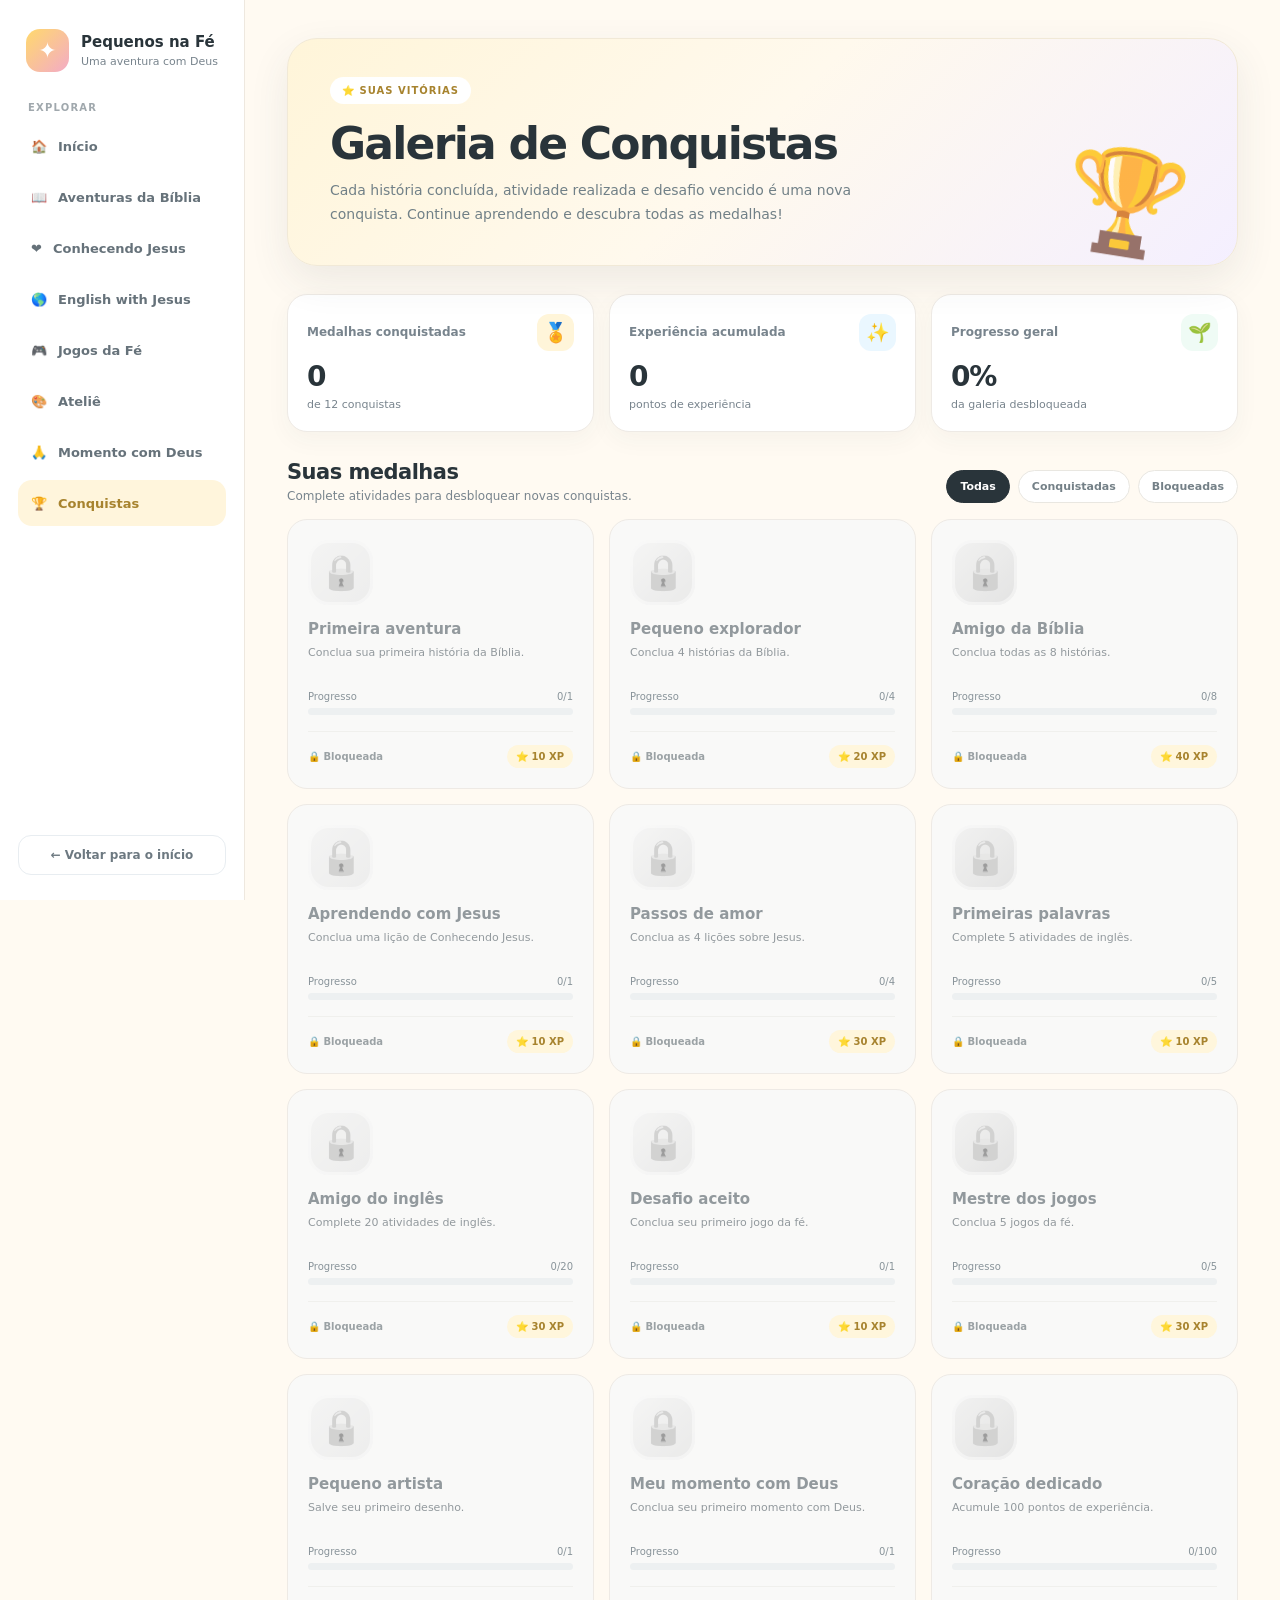
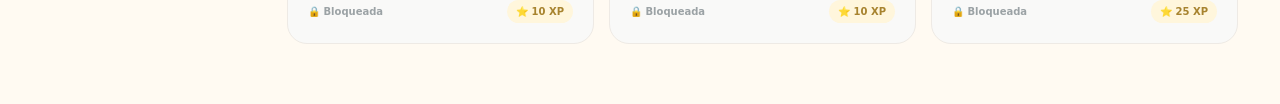
<file: conquistas.html>
<!DOCTYPE html>
<html lang="pt-BR">
<head>
<meta charset="UTF-8">
<meta name="viewport" content="width=device-width, initial-scale=1.0">
<title>Conquistas — Pequenos na Fé</title>
<style>
*{margin:0;padding:0;box-sizing:border-box}
:root{
 --bg:#fffaf2;--card:#fff;--text:#29343a;--muted:#78848d;
 --blue:#78bdf2;--green:#64c79c;--yellow:#ffd96d;
 --purple:#b9a5ee;--pink:#f3abc6;--shadow:0 15px 40px rgba(60,70,80,.09)
}
body{font-family:Inter,system-ui,-apple-system,"Segoe UI",sans-serif;background:var(--bg);color:var(--text);min-height:100vh}
button,a{font:inherit}a{text-decoration:none;color:inherit}
.sidebar{position:fixed;left:0;top:0;width:245px;height:100vh;background:#fff;border-right:1px solid #eee8df;padding:25px 18px;display:flex;flex-direction:column;z-index:10}
.logo{display:flex;align-items:center;gap:12px;padding:4px 8px 25px}
.logo-icon{width:43px;height:43px;border-radius:14px;background:linear-gradient(135deg,#ffd96d,#f3abc6);display:grid;place-items:center;color:white;font-size:22px}
.logo strong{display:block;font-size:15px}.logo span{display:block;margin-top:4px;color:var(--muted);font-size:11px}
.menu-title{padding:0 10px;margin:5px 0 10px;color:#a0a8ad;font-size:10px;font-weight:800;text-transform:uppercase;letter-spacing:.12em}
.menu{display:flex;flex-direction:column;gap:5px}
.menu a{display:flex;align-items:center;gap:11px;min-height:46px;padding:0 13px;border-radius:14px;color:#66727a;font-size:13px;font-weight:700;transition:.2s}
.menu a:hover{background:#f7f9fb;color:var(--text);transform:translateX(2px)}
.menu a.active{background:#fff5dc;color:#a7832e}
.sidebar-bottom{margin-top:auto}
.back-btn{width:100%;border:1px solid #e8edf1;background:#fff;padding:12px;border-radius:13px;color:#6d7981;font-size:12px;font-weight:700;cursor:pointer}
.main{margin-left:245px;min-height:100vh;padding:38px 42px 60px}
.page{max-width:1180px;margin:auto}
.hero{position:relative;overflow:hidden;background:linear-gradient(135deg,#fff5d9,#fff9ed 48%,#f4efff);border:1px solid #f1e9d7;border-radius:30px;padding:38px 42px;box-shadow:var(--shadow);margin-bottom:28px}
.hero:after{content:"🏆";position:absolute;right:48px;bottom:4px;font-size:100px;transform:rotate(9deg);opacity:.85}
.hero-content{position:relative;z-index:1;max-width:650px}
.badge{display:inline-block;padding:8px 12px;border-radius:99px;background:#fff;color:#a7832e;font-size:10px;font-weight:900;letter-spacing:.1em;margin-bottom:14px}
.hero h1{font-size:clamp(30px,4vw,44px);letter-spacing:-.04em;margin-bottom:10px}
.hero p{color:#718087;font-size:14px;line-height:1.7;max-width:590px}
.summary{display:grid;grid-template-columns:repeat(3,1fr);gap:15px;margin-bottom:28px}
.stat{background:#fff;border:1px solid #eeeae5;border-radius:20px;padding:19px;box-shadow:0 8px 25px rgba(50,60,70,.045)}
.stat-top{display:flex;align-items:center;justify-content:space-between;color:var(--muted);font-size:12px;font-weight:700}
.stat-icon{width:37px;height:37px;border-radius:12px;display:grid;place-items:center;font-size:19px;background:#fff5d9}
.stat strong{display:block;font-size:28px;margin-top:9px;letter-spacing:-.04em}
.stat small{color:var(--muted);font-size:11px}
.section-head{display:flex;align-items:end;justify-content:space-between;gap:15px;margin:28px 0 16px}
.section-head h2{font-size:21px;letter-spacing:-.025em}
.section-head p{margin-top:5px;color:var(--muted);font-size:12px}
.filters{display:flex;gap:8px;flex-wrap:wrap}
.filter{border:1px solid #e9e7e1;background:#fff;color:#748087;padding:9px 13px;border-radius:99px;font-size:11px;font-weight:800;cursor:pointer}
.filter.active{background:#29343a;color:#fff;border-color:#29343a}
.grid{display:grid;grid-template-columns:repeat(3,minmax(0,1fr));gap:15px}
.achievement{background:#fff;border:1px solid #eeeae5;border-radius:20px;padding:20px;box-shadow:0 8px 25px rgba(50,60,70,.045);transition:.2s;min-width:0}
.achievement:hover{transform:translateY(-3px);box-shadow:var(--shadow)}
.achievement.locked{background:#f9f9f8;box-shadow:none}
.achievement.locked .medal{filter:grayscale(1);opacity:.48}
.achievement.locked h3,.achievement.locked .description{color:#92999d}
.medal{width:65px;height:65px;border-radius:21px;display:grid;place-items:center;font-size:34px;margin-bottom:15px;background:linear-gradient(135deg,#fff1b9,#ffe18a);box-shadow:inset 0 0 0 3px rgba(255,255,255,.55)}
.achievement:nth-child(3n+2) .medal{background:linear-gradient(135deg,#e5f4ff,#b9e1ff)}
.achievement:nth-child(3n) .medal{background:linear-gradient(135deg,#f0e8ff,#d5c5ff)}
.achievement h3{font-size:15px;margin-bottom:6px}
.description{font-size:11px;color:var(--muted);line-height:1.6;min-height:35px}
.achievement-footer{display:flex;justify-content:space-between;align-items:center;gap:8px;margin-top:16px;padding-top:13px;border-top:1px solid #f0f0ed}
.status{font-size:10px;font-weight:900;color:#57a783}
.locked .status{color:#9ba2a5}
.reward{font-size:10px;font-weight:900;color:#a7832e;background:#fff6dc;border-radius:99px;padding:6px 9px;white-space:nowrap}
.progress-wrap{margin-top:12px}
.progress-label{display:flex;justify-content:space-between;color:#89949a;font-size:10px;margin-bottom:6px}
.track{height:7px;border-radius:99px;background:#edf0f1;overflow:hidden}
.fill{height:100%;width:0;background:linear-gradient(90deg,#78bdf2,#8dddc0);border-radius:99px;transition:width .3s}
.empty{display:none;text-align:center;padding:35px;color:var(--muted);background:#fff;border:1px dashed #e2e6e8;border-radius:20px}
.mobile-header{display:none}
@media(max-width:1050px){.grid{grid-template-columns:repeat(2,minmax(0,1fr))}}
@media(max-width:850px){
 .sidebar{transform:translateX(-100%);transition:transform .25s}
 .sidebar.open{transform:translateX(0)}
 .main{margin-left:0;padding:80px 18px 40px}
 .mobile-header{display:flex;position:fixed;top:0;left:0;width:100%;height:62px;background:rgba(255,255,255,.95);border-bottom:1px solid #eee8df;align-items:center;justify-content:space-between;padding:0 17px;z-index:20;backdrop-filter:blur(10px)}
 .mobile-title{font-size:14px;font-weight:900}
 .menu-toggle{width:40px;height:40px;border:1px solid #e8edf1;background:#fff;border-radius:12px;font-size:18px}
 .hero{padding:30px 25px}.hero:after{right:15px;font-size:75px;opacity:.3}
}
@media(max-width:560px){
 .main{padding:77px 14px 30px}.hero{padding:25px 20px;border-radius:22px}
 .hero h1{font-size:30px}.hero p{font-size:13px}
 .summary{grid-template-columns:1fr;gap:10px}
 .stat{padding:15px}.stat strong{font-size:24px}
 .section-head{align-items:flex-start;flex-direction:column}
 .grid{grid-template-columns:1fr}
}
</style>
</head>
<body>

<header class="mobile-header">
 <div class="mobile-title">Pequenos na Fé</div>
 <button class="menu-toggle" id="menuToggle" aria-label="Abrir menu">☰</button>
</header>

<aside class="sidebar" id="sidebar">
 <div class="logo">
  <div class="logo-icon">✦</div>
  <div><strong>Pequenos na Fé</strong><span>Uma aventura com Deus</span></div>
 </div>
 <div class="menu-title">Explorar</div>
 <nav class="menu">
  <a href="painel.html">🏠 <span>Início</span></a>
  <a href="historias.html">📖 <span>Aventuras da Bíblia</span></a>
  <a href="jesus.html">❤️ <span>Conhecendo Jesus</span></a>
  <a href="ingles.html">🌎 <span>English with Jesus</span></a>
  <a href="jogos.html">🎮 <span>Jogos da Fé</span></a>
  <a href="atividades.html">🎨 <span>Ateliê</span></a>
  <a href="momento-deus.html">🙏 <span>Momento com Deus</span></a>
  <a href="conquistas.html" class="active">🏆 <span>Conquistas</span></a>
 </nav>
 <div class="sidebar-bottom">
  <button class="back-btn" onclick="location.href='painel.html'">← Voltar para o início</button>
 </div>
</aside>

<main class="main">
 <div class="page">
  <section class="hero">
   <div class="hero-content">
    <div class="badge">⭐ SUAS VITÓRIAS</div>
    <h1>Galeria de Conquistas</h1>
    <p>Cada história concluída, atividade realizada e desafio vencido é uma nova conquista. Continue aprendendo e descubra todas as medalhas!</p>
   </div>
  </section>

  <section class="summary">
   <article class="stat">
    <div class="stat-top"><span>Medalhas conquistadas</span><span class="stat-icon">🏅</span></div>
    <strong id="unlockedCount">0</strong>
    <small>de <span id="totalCount">12</span> conquistas</small>
   </article>
   <article class="stat">
    <div class="stat-top"><span>Experiência acumulada</span><span class="stat-icon" style="background:#eaf7ff">✨</span></div>
    <strong id="xpCount">0</strong>
    <small>pontos de experiência</small>
   </article>
   <article class="stat">
    <div class="stat-top"><span>Progresso geral</span><span class="stat-icon" style="background:#effbf5">🌱</span></div>
    <strong id="percentCount">0%</strong>
    <small>da galeria desbloqueada</small>
   </article>
  </section>

  <div class="section-head">
   <div><h2>Suas medalhas</h2><p>Complete atividades para desbloquear novas conquistas.</p></div>
   <div class="filters">
    <button class="filter active" data-filter="all">Todas</button>
    <button class="filter" data-filter="unlocked">Conquistadas</button>
    <button class="filter" data-filter="locked">Bloqueadas</button>
   </div>
  </div>

  <section class="grid" id="achievementGrid"></section>
  <div class="empty" id="emptyState">Nenhuma conquista nesta categoria ainda.</div>
 </div>
</main>

<script>
const achievements = [
 {id:"primeira_historia",title:"Primeira aventura",description:"Conclua sua primeira história da Bíblia.",icon:"📖",type:"history",goal:1,reward:10},
 {id:"explorador",title:"Pequeno explorador",description:"Conclua 4 histórias da Bíblia.",icon:"🧭",type:"history",goal:4,reward:20},
 {id:"biblioteca",title:"Amigo da Bíblia",description:"Conclua todas as 8 histórias.",icon:"📚",type:"history",goal:8,reward:40},
 {id:"jesus",title:"Aprendendo com Jesus",description:"Conclua uma lição de Conhecendo Jesus.",icon:"❤️",type:"jesus",goal:1,reward:10},
 {id:"seguir_jesus",title:"Passos de amor",description:"Conclua as 4 lições sobre Jesus.",icon:"👣",type:"jesus",goal:4,reward:30},
 {id:"ingles",title:"Primeiras palavras",description:"Complete 5 atividades de inglês.",icon:"🌎",type:"english",goal:5,reward:10},
 {id:"ingles_mestre",title:"Amigo do inglês",description:"Complete 20 atividades de inglês.",icon:"🗣️",type:"english",goal:20,reward:30},
 {id:"jogador",title:"Desafio aceito",description:"Conclua seu primeiro jogo da fé.",icon:"🎮",type:"games",goal:1,reward:10},
 {id:"jogos",title:"Mestre dos jogos",description:"Conclua 5 jogos da fé.",icon:"🏆",type:"games",goal:5,reward:30},
 {id:"artista",title:"Pequeno artista",description:"Salve seu primeiro desenho.",icon:"🎨",type:"drawing",goal:1,reward:10},
 {id:"momento",title:"Meu momento com Deus",description:"Conclua seu primeiro momento com Deus.",icon:"🙏",type:"moment",goal:1,reward:10},
 {id:"dedicado",title:"Coração dedicado",description:"Acumule 100 pontos de experiência.",icon:"⭐",type:"xp",goal:100,reward:25}
];

const keys = {
 stories:"pequenosNaFe_historias_completas",
 jesus:"pequenosNaFe_jesus_completas",
 english:"pequenosNaFe_ingles_atividades",
 drawing:"pequenosNaFe_desenhoLivre",
 moment:"pequenosNaFe_momento_deus_completos",
 games:"pequenosNaFe_jogos_quiz"
};

function read(key,fallback){
 try{
  const value=JSON.parse(localStorage.getItem(key)??JSON.stringify(fallback));
  return value??fallback;
 }catch{return fallback}
}
function countValue(value){
 if(Array.isArray(value))return value.length;
 if(typeof value==="number")return value;
 if(value&&typeof value==="object")return Object.keys(value).length;
 return value?1:0;
}
function getProgress(type){
 switch(type){
  case"history":return countValue(read(keys.stories,[]));
  case"jesus":return countValue(read(keys.jesus,[]));
  case"english":return countValue(read(keys.english,[]));
  case"drawing":return localStorage.getItem(keys.drawing)?1:0;
  case"moment":return countValue(read(keys.moment,[]));
  case"games":{
   const keysGames=[
    "pequenosNaFe_jogos_quiz",
    "pequenosNaFe_jogos_quem",
    "pequenosNaFe_jogos_versiculos",
    "pequenosNaFe_jogos_memoria",
    "pequenosNaFe_jogos_rapido"
   ];
   return keysGames.reduce((sum,key)=>sum+countValue(read(key,[])),0);
  }
  case"xp":{
   const global=read("pequenosNaFe_progresso",{});
   return Number(global.pontos||0)+
    Number(localStorage.getItem("pequenosNaFe_historias_xp")||0)+
    Number(localStorage.getItem("pequenosNaFe_jesus_xp")||0)+
    Number(localStorage.getItem("pequenosNaFe_ingles_xp")||0)+
    Number(localStorage.getItem("pequenosNaFe_atividades_xp")||0)+
    Number(localStorage.getItem("pequenosNaFe_momento_deus_xp")||0)+
    Number(localStorage.getItem("pequenosNaFe_jogos_xp")||0);
  }
  default:return 0;
 }
}
function isUnlocked(item){return getProgress(item.type)>=item.goal}
function render(filter="all"){
 const grid=document.getElementById("achievementGrid");
 const list=achievements.filter(item=>{
  if(filter==="unlocked")return isUnlocked(item);
  if(filter==="locked")return !isUnlocked(item);
  return true;
 });
 grid.innerHTML=list.map(item=>{
  const progress=Math.min(getProgress(item.type),item.goal);
  const unlocked=isUnlocked(item);
  const percent=Math.round(progress/item.goal*100);
  return `
   <article class="achievement ${unlocked?"":"locked"}">
    <div class="medal">${unlocked?item.icon:"🔒"}</div>
    <h3>${item.title}</h3>
    <p class="description">${item.description}</p>
    <div class="progress-wrap">
     <div class="progress-label"><span>${unlocked?"Conquista desbloqueada":"Progresso"}</span><span>${progress}/${item.goal}</span></div>
     <div class="track"><div class="fill" style="width:${percent}%"></div></div>
    </div>
    <div class="achievement-footer">
     <span class="status">${unlocked?"✓ Conquistada":"🔒 Bloqueada"}</span>
     <span class="reward">⭐ ${item.reward} XP</span>
    </div>
   </article>`;
 }).join("");
 document.getElementById("emptyState").style.display=list.length?"none":"block";
}
function update(){
 const unlocked=achievements.filter(isUnlocked).length;
 const xp=getProgress("xp");
 document.getElementById("unlockedCount").textContent=unlocked;
 document.getElementById("totalCount").textContent=achievements.length;
 document.getElementById("xpCount").textContent=xp;
 document.getElementById("percentCount").textContent=Math.round(unlocked/achievements.length*100)+"%";
 const active=document.querySelector(".filter.active");
 render(active?.dataset.filter||"all");
}
document.querySelectorAll(".filter").forEach(button=>{
 button.addEventListener("click",()=>{
  document.querySelector(".filter.active")?.classList.remove("active");
  button.classList.add("active");
  render(button.dataset.filter);
 });
});
document.getElementById("menuToggle").addEventListener("click",()=>{
 document.getElementById("sidebar").classList.toggle("open");
});
document.querySelectorAll(".menu a").forEach(link=>{
 link.addEventListener("click",()=>document.getElementById("sidebar").classList.remove("open"));
});
window.addEventListener("storage",update);
document.addEventListener("visibilitychange",()=>{if(!document.hidden)update()});
update();
</script>
</body>
</html>
</file>
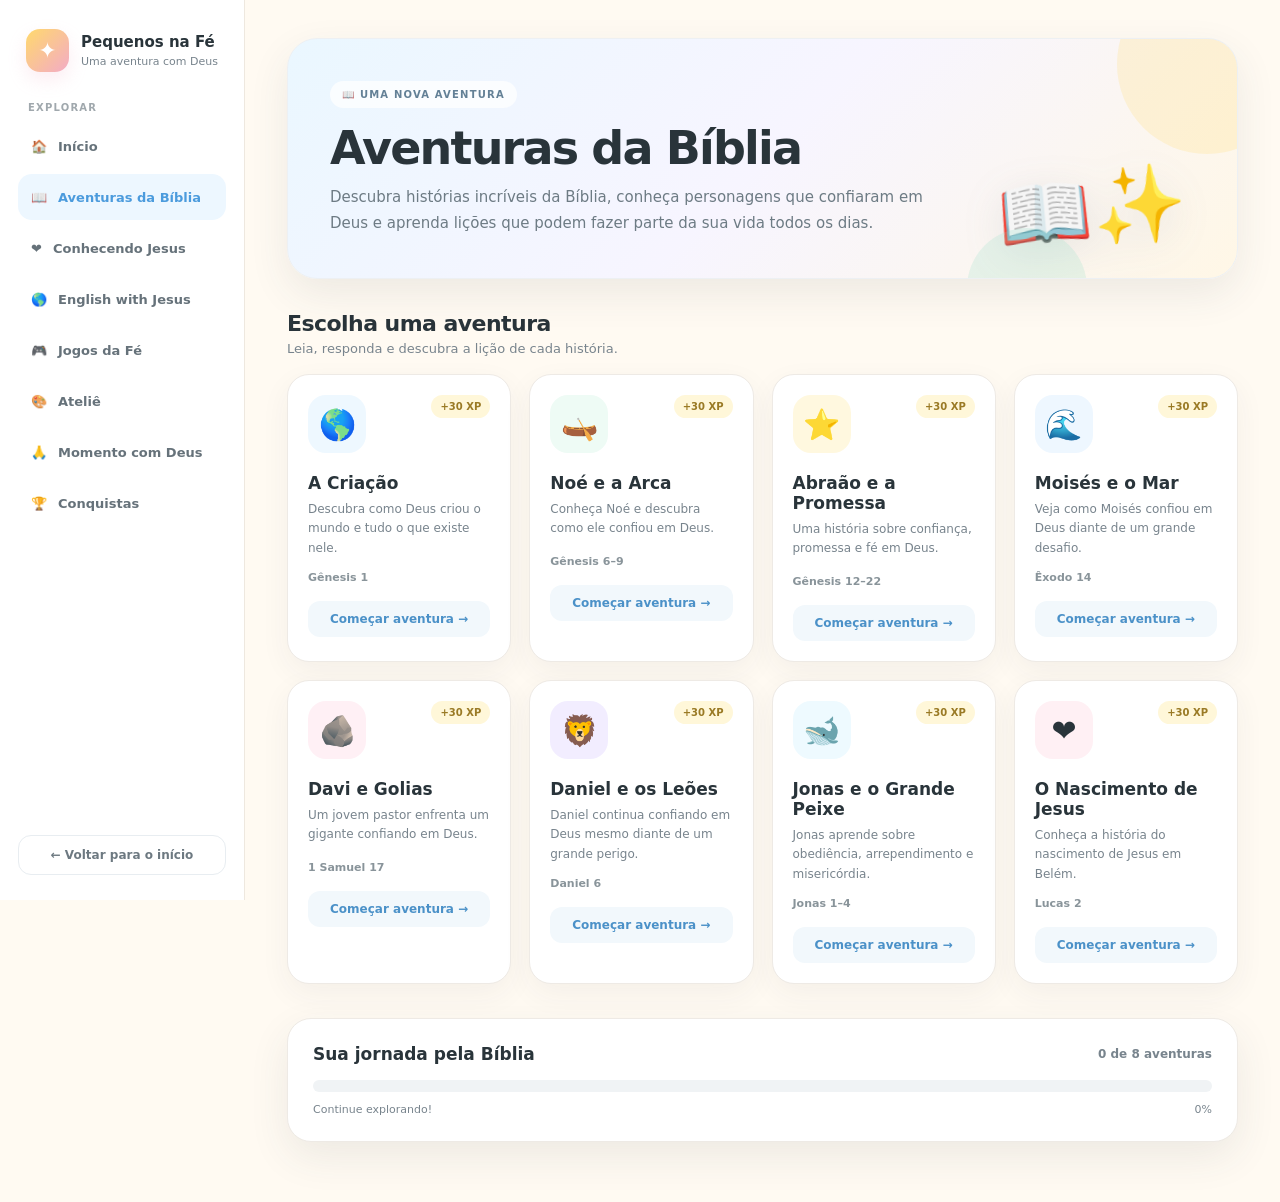
<file: historias.html>
<!DOCTYPE html>
<html lang="pt-BR">
<head>
    <meta charset="UTF-8">
    <meta name="viewport" content="width=device-width, initial-scale=1.0">

    <title>Aventuras da Bíblia — Pequenos na Fé</title>

    <meta
        name="description"
        content="Aventuras da Bíblia para crianças aprenderem sobre Deus de forma divertida e interativa."
    >

    <style>
        * {
            margin: 0;
            padding: 0;
            box-sizing: border-box;
        }

        :root {
            --bg: #fffaf2;
            --card: #ffffff;
            --text: #29343a;
            --muted: #78848d;

            --blue: #78bdf2;
            --blue-dark: #4b9bdd;

            --yellow: #ffd96d;
            --mint: #8dddc0;
            --purple: #b9a5ee;
            --pink: #f3abc6;
            --green: #64c79c;

            --shadow: 0 15px 40px rgba(60, 70, 80, .09);
        }

        html {
            scroll-behavior: smooth;
        }

        body {
            font-family:
                Inter,
                system-ui,
                -apple-system,
                BlinkMacSystemFont,
                "Segoe UI",
                sans-serif;

            background: var(--bg);
            color: var(--text);
            min-height: 100vh;
        }

        button,
        a {
            font-family: inherit;
        }

        button {
            cursor: pointer;
        }

        a {
            text-decoration: none;
            color: inherit;
        }

        /* =========================
           SIDEBAR
        ========================= */

        .sidebar {
            position: fixed;
            left: 0;
            top: 0;
            width: 245px;
            height: 100vh;

            background: #ffffff;
            border-right: 1px solid #eee8df;

            padding: 25px 18px;

            display: flex;
            flex-direction: column;

            z-index: 1000;
        }

        .logo {
            display: flex;
            align-items: center;
            gap: 12px;

            padding: 4px 8px 25px;
        }

        .logo-icon {
            width: 43px;
            height: 43px;

            border-radius: 14px;

            background: linear-gradient(
                135deg,
                #ffd96d,
                #f3abc6
            );

            display: flex;
            align-items: center;
            justify-content: center;

            color: #ffffff;
            font-size: 22px;

            box-shadow: 0 8px 18px rgba(243, 171, 198, .22);
        }

        .logo strong {
            display: block;
            font-size: 15px;
            line-height: 1.2;
        }

        .logo span {
            display: block;
            margin-top: 4px;

            color: var(--muted);
            font-size: 11px;
        }

        .menu-title {
            padding: 0 10px;
            margin: 5px 0 10px;

            color: #a0a8ad;
            font-size: 10px;
            font-weight: 800;

            text-transform: uppercase;
            letter-spacing: .12em;
        }

        .menu {
            display: flex;
            flex-direction: column;
            gap: 5px;
        }

        .menu a {
            display: flex;
            align-items: center;

            gap: 11px;

            min-height: 46px;

            padding: 0 13px;

            border-radius: 14px;

            color: #66727a;

            font-size: 13px;
            font-weight: 700;

            transition:
                background .2s ease,
                color .2s ease,
                transform .2s ease;
        }

        .menu a:hover {
            background: #f7f9fb;
            color: var(--text);
            transform: translateX(2px);
        }

        .menu a.active {
            background: #edf7ff;
            color: #4b9bdd;
        }

        .sidebar-bottom {
            margin-top: auto;
            padding: 10px 0 0;
        }

        .back-btn {
            width: 100%;

            border: 1px solid #e8edf1;
            background: #ffffff;

            padding: 12px 14px;

            border-radius: 13px;

            color: #6d7981;
            font-size: 12px;
            font-weight: 700;

            transition: .2s ease;
        }

        .back-btn:hover {
            background: #f7fbff;
            border-color: #cfe7f8;
            color: var(--blue-dark);
        }

        /* =========================
           MAIN
        ========================= */

        .main {
            margin-left: 245px;
            min-height: 100vh;

            padding: 38px 42px 60px;
        }

        .page {
            max-width: 1180px;
            margin: 0 auto;
        }

        /* =========================
           HERO
        ========================= */

        .hero {
            position: relative;
            overflow: hidden;

            background:
                linear-gradient(
                    135deg,
                    #eaf7ff 0%,
                    #f7f5ff 50%,
                    #fff7e6 100%
                );

            border: 1px solid #edf0f3;

            border-radius: 30px;

            padding: 42px;

            box-shadow: var(--shadow);

            margin-bottom: 32px;
        }

        .hero::before {
            content: "";

            position: absolute;

            width: 180px;
            height: 180px;

            border-radius: 50%;

            background: rgba(255, 217, 109, .22);

            right: -60px;
            top: -65px;
        }

        .hero::after {
            content: "";

            position: absolute;

            width: 120px;
            height: 120px;

            border-radius: 50%;

            background: rgba(141, 221, 192, .2);

            right: 150px;
            bottom: -70px;
        }

        .hero-content {
            position: relative;
            z-index: 2;

            max-width: 720px;
        }

        .hero-badge {
            display: inline-flex;
            align-items: center;
            gap: 7px;

            padding: 8px 12px;

            border-radius: 999px;

            background: rgba(255, 255, 255, .75);

            color: #638096;

            font-size: 10px;
            font-weight: 900;

            letter-spacing: .12em;
            text-transform: uppercase;

            margin-bottom: 16px;
        }

        .hero h1 {
            font-size: clamp(30px, 4vw, 46px);
            line-height: 1.05;

            letter-spacing: -.04em;

            margin-bottom: 13px;
        }

        .hero p {
            max-width: 600px;

            color: #6d7b84;

            font-size: 15px;
            line-height: 1.7;
        }

        .hero-icon {
            position: absolute;

            right: 50px;
            bottom: 24px;

            font-size: 76px;

            transform: rotate(-5deg);

            filter: drop-shadow(
                0 10px 20px rgba(70, 100, 120, .12)
            );
        }

        /* =========================
           SECTION HEADER
        ========================= */

        .section-header {
            display: flex;
            align-items: flex-end;
            justify-content: space-between;

            gap: 20px;

            margin-bottom: 18px;
        }

        .section-header h2 {
            font-size: 22px;
            letter-spacing: -.025em;
        }

        .section-header p {
            margin-top: 5px;

            color: var(--muted);

            font-size: 13px;
        }

        /* =========================
           STORIES GRID
        ========================= */

        .stories-grid {
            display: grid;

            grid-template-columns:
                repeat(4, minmax(0, 1fr));

            gap: 18px;
        }

        .story-card {
            position: relative;

            background: var(--card);

            border: 1px solid #eeeae5;

            border-radius: 22px;

            padding: 20px;

            box-shadow: 0 10px 30px rgba(50, 60, 70, .055);

            overflow: hidden;

            transition:
                transform .22s ease,
                box-shadow .22s ease,
                border-color .22s ease;
        }

        .story-card:hover {
            transform: translateY(-5px);

            box-shadow:
                0 18px 40px rgba(50, 60, 70, .11);

            border-color: #dcebf5;
        }

        .story-top {
            display: flex;
            align-items: flex-start;
            justify-content: space-between;

            margin-bottom: 20px;
        }

        .story-icon {
            width: 58px;
            height: 58px;

            border-radius: 18px;

            display: flex;
            align-items: center;
            justify-content: center;

            font-size: 30px;

            background: #edf8ff;
        }

        .story-xp {
            padding: 6px 9px;

            border-radius: 999px;

            background: #fff7d9;

            color: #9a7a25;

            font-size: 10px;
            font-weight: 900;
        }

        .story-card h3 {
            font-size: 17px;
            margin-bottom: 7px;
        }

        .story-card p {
            min-height: 42px;

            color: var(--muted);

            font-size: 12px;
            line-height: 1.6;
        }

        .story-reference {
            margin-top: 13px;

            color: #89949a;

            font-size: 11px;
            font-weight: 700;
        }

        .story-button {
            width: 100%;

            margin-top: 17px;

            border: 0;

            padding: 11px 13px;

            border-radius: 12px;

            background: #f2f8fc;

            color: #4b91c8;

            font-size: 12px;
            font-weight: 800;

            transition: .2s ease;
        }

        .story-button:hover {
            background: #e4f3fd;
            transform: translateY(-1px);
        }

        .story-card.completed .story-button {
            background: #eaf8f1;
            color: #4d9c79;
        }

        .completed-label {
            display: none;

            margin-top: 9px;

            color: #57a783;

            font-size: 11px;
            font-weight: 800;

            text-align: center;
        }

        .story-card.completed .completed-label {
            display: block;
        }

        /* =========================
           JOURNEY
        ========================= */

        .journey {
            margin-top: 34px;

            background: #ffffff;

            border: 1px solid #eeeae5;

            border-radius: 24px;

            padding: 25px;

            box-shadow: var(--shadow);
        }

        .journey-header {
            display: flex;
            align-items: center;
            justify-content: space-between;

            gap: 20px;

            margin-bottom: 16px;
        }

        .journey-header h3 {
            font-size: 17px;
        }

        .journey-header span {
            color: var(--muted);
            font-size: 12px;
            font-weight: 700;
        }

        .progress-track {
            width: 100%;
            height: 12px;

            background: #f0f3f5;

            border-radius: 999px;

            overflow: hidden;
        }

        .progress-fill {
            width: 0%;
            height: 100%;

            background:
                linear-gradient(
                    90deg,
                    #78bdf2,
                    #8dddc0
                );

            border-radius: inherit;

            transition: width .5s ease;
        }

        .journey-bottom {
            display: flex;
            align-items: center;
            justify-content: space-between;

            margin-top: 11px;
        }

        .journey-bottom span {
            color: var(--muted);
            font-size: 11px;
        }

        /* =========================
           MODAL
        ========================= */

        .modal-overlay {
            position: fixed;

            inset: 0;

            background: rgba(26, 35, 42, .52);

            backdrop-filter: blur(6px);

            display: none;
            align-items: center;
            justify-content: center;

            padding: 20px;

            z-index: 3000;
        }

        .modal-overlay.show {
            display: flex;
        }

        .story-modal {
            width: min(760px, 100%);
            max-height: 90vh;

            overflow: auto;

            background: #ffffff;

            border-radius: 28px;

            box-shadow:
                0 30px 90px rgba(0, 0, 0, .2);

            position: relative;
        }

        .modal-close {
            position: absolute;

            right: 17px;
            top: 17px;

            width: 38px;
            height: 38px;

            border: 0;

            border-radius: 50%;

            background: rgba(255, 255, 255, .85);

            color: #66727a;

            font-size: 18px;

            z-index: 5;
        }

        .modal-close:hover {
            background: #f1f4f6;
        }

        .modal-header {
            padding: 34px 34px 20px;

            background:
                linear-gradient(
                    135deg,
                    #eef9ff,
                    #f8f5ff
                );

            border-radius: 28px 28px 0 0;
        }

        .modal-icon {
            font-size: 48px;
            margin-bottom: 10px;
        }

        .modal-header h2 {
            font-size: 27px;
            letter-spacing: -.035em;
        }

        .modal-header p {
            margin-top: 7px;

            color: var(--muted);

            font-size: 13px;
        }

        .modal-progress {
            height: 6px;

            background: #edf0f2;
        }

        .modal-progress-fill {
            height: 100%;

            width: 0%;

            background:
                linear-gradient(
                    90deg,
                    #78bdf2,
                    #b9a5ee
                );

            transition: width .3s ease;
        }

        .modal-body {
            padding: 30px 34px 34px;
        }

        .scene-number {
            display: inline-flex;

            padding: 6px 10px;

            border-radius: 999px;

            background: #f2f7fa;

            color: #75838b;

            font-size: 10px;
            font-weight: 900;

            text-transform: uppercase;
            letter-spacing: .08em;

            margin-bottom: 14px;
        }

        .scene-title {
            font-size: 24px;

            margin-bottom: 12px;

            letter-spacing: -.025em;
        }

        .scene-text {
            color: #647179;

            font-size: 15px;
            line-height: 1.8;
        }

        .scene-highlight {
            margin-top: 20px;

            padding: 18px;

            border-radius: 18px;

            background: #fff9df;

            border: 1px solid #f5e7a8;

            color: #76652c;

            font-size: 13px;
            line-height: 1.7;
        }

        .modal-actions {
            display: flex;
            justify-content: space-between;

            gap: 12px;

            margin-top: 28px;
        }

        .modal-btn {
            border: 0;

            border-radius: 13px;

            padding: 12px 18px;

            font-size: 12px;
            font-weight: 800;

            transition: .2s ease;
        }

        .modal-btn.secondary {
            background: #f1f4f6;
            color: #65727a;
        }

        .modal-btn.secondary:hover {
            background: #e7ecef;
        }

        .modal-btn.primary {
            background: #78bdf2;
            color: #ffffff;

            box-shadow:
                0 8px 18px rgba(120, 189, 242, .25);
        }

        .modal-btn.primary:hover {
            background: #64aee9;
            transform: translateY(-1px);
        }

        /* =========================
           CHALLENGE
        ========================= */

        .challenge {
            margin-top: 25px;

            padding: 22px;

            border-radius: 20px;

            background: #f8f5ff;

            border: 1px solid #ebe5fa;
        }

        .challenge-label {
            display: inline-block;

            margin-bottom: 8px;

            color: #8770bd;

            font-size: 10px;
            font-weight: 900;

            text-transform: uppercase;
            letter-spacing: .1em;
        }

        .challenge h3 {
            font-size: 18px;
            margin-bottom: 16px;
        }

        .challenge-options {
            display: grid;
            gap: 9px;
        }

        .challenge-option {
            width: 100%;

            text-align: left;

            border: 1px solid #e6e0f5;

            background: #ffffff;

            padding: 12px 14px;

            border-radius: 12px;

            color: #59656d;

            font-size: 12px;
            font-weight: 700;

            transition: .2s ease;
        }

        .challenge-option:hover {
            border-color: #cfc0ef;
            background: #fcfaff;
        }

        .challenge-option.correct {
            border-color: #9bdabd;
            background: #effbf5;
            color: #438768;
        }

        .challenge-option.wrong {
            border-color: #efb1b1;
            background: #fff4f4;
            color: #a95f5f;
        }

        .challenge-result {
            margin-top: 13px;

            font-size: 12px;
            font-weight: 800;

            min-height: 18px;
        }

        /* =========================
           FINISH
        ========================= */

        .finish {
            text-align: center;

            padding: 18px 5px 5px;
        }

        .finish-icon {
            font-size: 65px;
            margin-bottom: 10px;
        }

        .finish h2 {
            font-size: 28px;
            margin-bottom: 8px;
        }

        .finish p {
            color: var(--muted);

            font-size: 14px;
            line-height: 1.7;
        }

        .finish-xp {
            display: inline-flex;

            margin-top: 18px;

            padding: 9px 14px;

            border-radius: 999px;

            background: #fff7d9;

            color: #9a7a25;

            font-size: 12px;
            font-weight: 900;
        }

        /* =========================
           TOAST
        ========================= */

        .toast {
            position: fixed;

            left: 50%;
            bottom: 25px;

            transform:
                translate(-50%, 30px);

            opacity: 0;

            pointer-events: none;

            background: #29343a;
            color: #ffffff;

            padding: 12px 17px;

            border-radius: 13px;

            font-size: 12px;
            font-weight: 700;

            box-shadow:
                0 12px 35px rgba(0, 0, 0, .18);

            transition: .25s ease;

            z-index: 5000;
        }

        .toast.show {
            opacity: 1;

            transform:
                translate(-50%, 0);
        }

        /* =========================
           MOBILE
        ========================= */

        .mobile-header {
            display: none;
        }

        @media (max-width: 1100px) {
            .stories-grid {
                grid-template-columns:
                    repeat(3, minmax(0, 1fr));
            }
        }

        @media (max-width: 850px) {

            .sidebar {
                transform: translateX(-100%);
                transition: transform .25s ease;
            }

            .sidebar.open {
                transform: translateX(0);
            }

            .main {
                margin-left: 0;

                padding:
                    80px
                    18px
                    40px;
            }

            .mobile-header {
                display: flex;

                position: fixed;

                left: 0;
                top: 0;

                width: 100%;
                height: 62px;

                background: rgba(255, 255, 255, .94);

                backdrop-filter: blur(10px);

                border-bottom: 1px solid #eee8df;

                align-items: center;
                justify-content: space-between;

                padding: 0 17px;

                z-index: 2000;
            }

            .mobile-title {
                font-size: 14px;
                font-weight: 900;
            }

            .menu-toggle {
                width: 40px;
                height: 40px;

                border: 1px solid #e8edf1;

                background: #ffffff;

                border-radius: 12px;

                font-size: 18px;
            }

            .hero {
                padding: 30px 25px;
            }

            .hero-icon {
                opacity: .35;
                right: 20px;
            }

            .stories-grid {
                grid-template-columns:
                    repeat(2, minmax(0, 1fr));
            }
        }

        @media (max-width: 560px) {

            .main {
                padding:
                    77px
                    14px
                    30px;
            }

            .hero {
                border-radius: 22px;
                padding: 25px 20px;
            }

            .hero h1 {
                font-size: 30px;
            }

            .hero p {
                font-size: 13px;
            }

            .hero-icon {
                display: none;
            }

            .section-header {
                align-items: flex-start;
                flex-direction: column;
                gap: 4px;
            }

            .stories-grid {
                grid-template-columns: 1fr;
            }

            .story-card {
                padding: 18px;
            }

            .journey {
                padding: 20px;
                border-radius: 20px;
            }

            .modal-overlay {
                padding: 8px;
            }

            .story-modal {
                max-height: 94vh;
                border-radius: 22px;
            }

            .modal-header {
                padding:
                    28px
                    22px
                    18px;

                border-radius: 22px 22px 0 0;
            }

            .modal-body {
                padding:
                    23px
                    20px
                    25px;
            }

            .modal-actions {
                flex-direction: column-reverse;
            }

            .modal-btn {
                width: 100%;
            }
        }
    </style>
</head>

<body>

    <!-- =========================
         MOBILE HEADER
    ========================= -->

    <header class="mobile-header">

        <div class="mobile-title">
            Pequenos na Fé
        </div>

        <button
            class="menu-toggle"
            id="menuToggle"
            aria-label="Abrir menu"
        >
            ☰
        </button>

    </header>


    <!-- =========================
         SIDEBAR
    ========================= -->

    <aside class="sidebar" id="sidebar">

        <div class="logo">

            <div class="logo-icon">
                ✦
            </div>

            <div>
                <strong>
                    Pequenos na Fé
                </strong>

                <span>
                    Uma aventura com Deus
                </span>
            </div>

        </div>


        <div class="menu-title">
            Explorar
        </div>


        <nav class="menu">

            <a href="painel.html">
                🏠
                <span>Início</span>
            </a>

            <a
                href="historias.html"
                class="active"
            >
                📖
                <span>Aventuras da Bíblia</span>
            </a>

            <a href="jesus.html">
                ❤️
                <span>Conhecendo Jesus</span>
            </a>

            <a href="ingles.html">
                🌎
                <span>English with Jesus</span>
            </a>

            <a href="jogos.html">
                🎮
                <span>Jogos da Fé</span>
            </a>

            <a href="atividades.html">
                🎨
                <span>Ateliê</span>
            </a>

            <a href="momento-deus.html">
                🙏
                <span>Momento com Deus</span>
            </a>

            <a href="conquistas.html">
                🏆
                <span>Conquistas</span>
            </a>

        </nav>


        <div class="sidebar-bottom">

            <button
                class="back-btn"
                onclick="window.location.href='painel.html'"
            >
                ← Voltar para o início
            </button>

        </div>

    </aside>


    <!-- =========================
         MAIN
    ========================= -->

    <main class="main">

        <div class="page">

            <!-- HERO -->

            <section class="hero">

                <div class="hero-content">

                    <div class="hero-badge">
                        📖 Uma nova aventura
                    </div>

                    <h1>
                        Aventuras da Bíblia
                    </h1>

                    <p>
                        Descubra histórias incríveis da Bíblia,
                        conheça personagens que confiaram em Deus
                        e aprenda lições que podem fazer parte
                        da sua vida todos os dias.
                    </p>

                </div>

                <div class="hero-icon">
                    📖✨
                </div>

            </section>


            <!-- STORIES -->

            <div class="section-header">

                <div>

                    <h2>
                        Escolha uma aventura
                    </h2>

                    <p>
                        Leia, responda e descubra a lição de cada história.
                    </p>

                </div>

            </div>


            <section
                class="stories-grid"
                id="storiesGrid"
            >

                <!-- A CRIAÇÃO -->

                <article
                    class="story-card"
                    data-story="criacao"
                >

                    <div class="story-top">

                        <div
                            class="story-icon"
                            style="background:#eef8ff;"
                        >
                            🌎
                        </div>

                        <span class="story-xp">
                            +30 XP
                        </span>

                    </div>

                    <h3>
                        A Criação
                    </h3>

                    <p>
                        Descubra como Deus criou o mundo
                        e tudo o que existe nele.
                    </p>

                    <div class="story-reference">
                        Gênesis 1
                    </div>

                    <button
                        class="story-button"
                        onclick="abrirHistoria('criacao')"
                    >
                        Começar aventura →
                    </button>

                    <div class="completed-label">
                        ✓ Aventura concluída
                    </div>

                </article>


                <!-- NOÉ -->

                <article
                    class="story-card"
                    data-story="noe"
                >

                    <div class="story-top">

                        <div
                            class="story-icon"
                            style="background:#eefbf5;"
                        >
                            🛶
                        </div>

                        <span class="story-xp">
                            +30 XP
                        </span>

                    </div>

                    <h3>
                        Noé e a Arca
                    </h3>

                    <p>
                        Conheça Noé e descubra como ele
                        confiou em Deus.
                    </p>

                    <div class="story-reference">
                        Gênesis 6–9
                    </div>

                    <button
                        class="story-button"
                        onclick="abrirHistoria('noe')"
                    >
                        Começar aventura →
                    </button>

                    <div class="completed-label">
                        ✓ Aventura concluída
                    </div>

                </article>


                <!-- ABRAÃO -->

                <article
                    class="story-card"
                    data-story="abraao"
                >

                    <div class="story-top">

                        <div
                            class="story-icon"
                            style="background:#fff8df;"
                        >
                            ⭐
                        </div>

                        <span class="story-xp">
                            +30 XP
                        </span>

                    </div>

                    <h3>
                        Abraão e a Promessa
                    </h3>

                    <p>
                        Uma história sobre confiança,
                        promessa e fé em Deus.
                    </p>

                    <div class="story-reference">
                        Gênesis 12–22
                    </div>

                    <button
                        class="story-button"
                        onclick="abrirHistoria('abraao')"
                    >
                        Começar aventura →
                    </button>

                    <div class="completed-label">
                        ✓ Aventura concluída
                    </div>

                </article>


                <!-- MOISÉS -->

                <article
                    class="story-card"
                    data-story="moises"
                >

                    <div class="story-top">

                        <div
                            class="story-icon"
                            style="background:#eef7ff;"
                        >
                            🌊
                        </div>

                        <span class="story-xp">
                            +30 XP
                        </span>

                    </div>

                    <h3>
                        Moisés e o Mar
                    </h3>

                    <p>
                        Veja como Moisés confiou em Deus
                        diante de um grande desafio.
                    </p>

                    <div class="story-reference">
                        Êxodo 14
                    </div>

                    <button
                        class="story-button"
                        onclick="abrirHistoria('moises')"
                    >
                        Começar aventura →
                    </button>

                    <div class="completed-label">
                        ✓ Aventura concluída
                    </div>

                </article>


                <!-- DAVI -->

                <article
                    class="story-card"
                    data-story="davi"
                >

                    <div class="story-top">

                        <div
                            class="story-icon"
                            style="background:#fff0f5;"
                        >
                            🪨
                        </div>

                        <span class="story-xp">
                            +30 XP
                        </span>

                    </div>

                    <h3>
                        Davi e Golias
                    </h3>

                    <p>
                        Um jovem pastor enfrenta um gigante
                        confiando em Deus.
                    </p>

                    <div class="story-reference">
                        1 Samuel 17
                    </div>

                    <button
                        class="story-button"
                        onclick="abrirHistoria('davi')"
                    >
                        Começar aventura →
                    </button>

                    <div class="completed-label">
                        ✓ Aventura concluída
                    </div>

                </article>


                <!-- DANIEL -->

                <article
                    class="story-card"
                    data-story="daniel"
                >

                    <div class="story-top">

                        <div
                            class="story-icon"
                            style="background:#f2edff;"
                        >
                            🦁
                        </div>

                        <span class="story-xp">
                            +30 XP
                        </span>

                    </div>

                    <h3>
                        Daniel e os Leões
                    </h3>

                    <p>
                        Daniel continua confiando em Deus
                        mesmo diante de um grande perigo.
                    </p>

                    <div class="story-reference">
                        Daniel 6
                    </div>

                    <button
                        class="story-button"
                        onclick="abrirHistoria('daniel')"
                    >
                        Começar aventura →
                    </button>

                    <div class="completed-label">
                        ✓ Aventura concluída
                    </div>

                </article>


                <!-- JONAS -->

                <article
                    class="story-card"
                    data-story="jonas"
                >

                    <div class="story-top">

                        <div
                            class="story-icon"
                            style="background:#eefaff;"
                        >
                            🐋
                        </div>

                        <span class="story-xp">
                            +30 XP
                        </span>

                    </div>

                    <h3>
                        Jonas e o Grande Peixe
                    </h3>

                    <p>
                        Jonas aprende sobre obediência,
                        arrependimento e misericórdia.
                    </p>

                    <div class="story-reference">
                        Jonas 1–4
                    </div>

                    <button
                        class="story-button"
                        onclick="abrirHistoria('jonas')"
                    >
                        Começar aventura →
                    </button>

                    <div class="completed-label">
                        ✓ Aventura concluída
                    </div>

                </article>


                <!-- JESUS -->

                <article
                    class="story-card"
                    data-story="jesus"
                >

                    <div class="story-top">

                        <div
                            class="story-icon"
                            style="background:#fff0f4;"
                        >
                            ❤️
                        </div>

                        <span class="story-xp">
                            +30 XP
                        </span>

                    </div>

                    <h3>
                        O Nascimento de Jesus
                    </h3>

                    <p>
                        Conheça a história do nascimento
                        de Jesus em Belém.
                    </p>

                    <div class="story-reference">
                        Lucas 2
                    </div>

                    <button
                        class="story-button"
                        onclick="abrirHistoria('jesus')"
                    >
                        Começar aventura →
                    </button>

                    <div class="completed-label">
                        ✓ Aventura concluída
                    </div>

                </article>

            </section>


            <!-- JOURNEY -->

            <section class="journey">

                <div class="journey-header">

                    <h3>
                        Sua jornada pela Bíblia
                    </h3>

                    <span id="progressText">
                        0 de 8 aventuras
                    </span>

                </div>

                <div class="progress-track">

                    <div
                        class="progress-fill"
                        id="progressFill"
                    ></div>

                </div>

                <div class="journey-bottom">

                    <span>
                        Continue explorando!
                    </span>

                    <span id="progressPercent">
                        0%
                    </span>

                </div>

            </section>

        </div>

    </main>


    <!-- =========================
         MODAL
    ========================= -->

    <div
        class="modal-overlay"
        id="storyModal"
    >

        <div class="story-modal">

            <button
                class="modal-close"
                onclick="fecharHistoria()"
                aria-label="Fechar"
            >
                ×
            </button>


            <div class="modal-header">

                <div
                    class="modal-icon"
                    id="modalIcon"
                >
                    📖
                </div>

                <h2 id="modalTitle">
                    História
                </h2>

                <p id="modalReference">
                    Bíblia
                </p>

            </div>


            <div class="modal-progress">

                <div
                    class="modal-progress-fill"
                    id="modalProgressFill"
                ></div>

            </div>


            <div
                class="modal-body"
                id="modalBody"
            >

            </div>

        </div>

    </div>


    <!-- TOAST -->

    <div
        class="toast"
        id="toast"
    ></div>


    <script>

        /* =========================
           DADOS
        ========================= */

        const historias = {

            criacao: {
                titulo: "A Criação",
                referencia: "Gênesis 1",
                icone: "🌎",

                cenas: [

                    {
                        titulo: "No começo...",
                        texto:
                            "No começo, a Terra estava sem forma. Então Deus começou sua maravilhosa obra de criação.",
                        destaque:
                            "Deus criou tudo com sabedoria e cuidado."
                    },

                    {
                        titulo: "A luz",
                        texto:
                            "Deus criou a luz e separou a luz da escuridão. Assim surgiu o dia e a noite.",
                        destaque:
                            "Deus trouxe ordem onde antes havia escuridão."
                    },

                    {
                        titulo: "A vida",
                        texto:
                            "Deus criou plantas, árvores, animais, os mares, os céus e tudo o que existe.",
                        destaque:
                            "Cada parte da criação mostra o cuidado de Deus."
                    },

                    {
                        titulo: "O ser humano",
                        texto:
                            "Deus criou o ser humano de maneira especial e deu a ele a responsabilidade de cuidar da criação.",
                        destaque:
                            "Nós também podemos cuidar do mundo que Deus criou."
                    }

                ],

                pergunta:
                    "Qual foi uma das primeiras coisas que Deus criou?",

                opcoes: [
                    "A luz",
                    "Um carro",
                    "Uma cidade"
                ],

                correta: 0,

                licao:
                    "Deus criou todas as coisas com sabedoria e cuidado. Podemos agradecer e cuidar da criação."
            },


            noe: {
                titulo: "Noé e a Arca",
                referencia: "Gênesis 6–9",
                icone: "🛶",

                cenas: [

                    {
                        titulo: "Noé confiava em Deus",
                        texto:
                            "Noé era um homem que procurava seguir os caminhos de Deus.",
                        destaque:
                            "Confiar em Deus significa continuar fazendo o que é certo."
                    },

                    {
                        titulo: "Uma grande missão",
                        texto:
                            "Deus pediu que Noé construísse uma grande arca porque uma grande inundação viria.",
                        destaque:
                            "A missão parecia enorme, mas Noé decidiu obedecer."
                    },

                    {
                        titulo: "Os animais",
                        texto:
                            "Noé entrou na arca com sua família e recebeu animais para preservar a vida.",
                        destaque:
                            "Noé cuidou dos animais durante aquela grande missão."
                    },

                    {
                        titulo: "A promessa",
                        texto:
                            "Depois das águas baixarem, Deus fez uma promessa a Noé. O arco-íris tornou-se um sinal dessa promessa.",
                        destaque:
                            "Deus mostrou sua promessa e seu cuidado."
                    }

                ],

                pergunta:
                    "O que Noé fez quando Deus deu uma missão?",

                opcoes: [
                    "Obedeceu",
                    "Escondeu-se",
                    "Foi embora"
                ],

                correta: 0,

                licao:
                    "A história de Noé ensina sobre confiança, obediência e cuidado."
            },


            abraao: {
                titulo: "Abraão e a Promessa",
                referencia: "Gênesis 12–22",
                icone: "⭐",

                cenas: [

                    {
                        titulo: "Um chamado",
                        texto:
                            "Deus chamou Abraão para sair de sua terra e seguir para um lugar que Ele mostraria.",
                        destaque:
                            "Abraão precisou confiar mesmo sem conhecer todos os detalhes."
                    },

                    {
                        titulo: "Uma promessa",
                        texto:
                            "Deus prometeu que faria de Abraão uma grande família e que ele seria uma bênção.",
                        destaque:
                            "A promessa de Deus deu esperança a Abraão."
                    },

                    {
                        titulo: "Esperando",
                        texto:
                            "O tempo passou e Abraão continuou esperando pela promessa de Deus.",
                        destaque:
                            "Esperar também pode ser uma forma de confiar."
                    },

                    {
                        titulo: "Fé",
                        texto:
                            "Abraão aprendeu a confiar em Deus mesmo quando não conseguia entender tudo.",
                        destaque:
                            "A fé ajuda a continuar caminhando."
                    }

                ],

                pergunta:
                    "O que Abraão precisou fazer?",

                opcoes: [
                    "Confiar em Deus",
                    "Desistir da promessa",
                    "Esconder-se"
                ],

                correta: 0,

                licao:
                    "Abraão nos ensina que podemos confiar em Deus mesmo quando ainda não sabemos o que acontecerá."
            },


            moises: {
                titulo: "Moisés e o Mar",
                referencia: "Êxodo 14",
                icone: "🌊",

                cenas: [

                    {
                        titulo: "Uma grande dificuldade",
                        texto:
                            "O povo de Israel estava diante do mar e parecia não haver caminho para continuar.",
                        destaque:
                            "Às vezes enfrentamos situações que parecem impossíveis."
                    },

                    {
                        titulo: "Moisés confiou",
                        texto:
                            "Moisés disse ao povo para não ter medo e confiar em Deus.",
                        destaque:
                            "Coragem não significa não sentir medo. Significa continuar confiando."
                    },

                    {
                        titulo: "Um caminho",
                        texto:
                            "De acordo com o relato bíblico, Deus abriu um caminho pelo mar para que o povo pudesse atravessar.",
                        destaque:
                            "O povo encontrou um caminho quando parecia não existir saída."
                    },

                    {
                        titulo: "Depois do desafio",
                        texto:
                            "O povo atravessou e continuou sua caminhada.",
                        destaque:
                            "Podemos lembrar das coisas que Deus já fez quando enfrentamos novos desafios."
                    }

                ],

                pergunta:
                    "O que Moisés ensinou ao povo naquele momento?",

                opcoes: [
                    "Confiar em Deus",
                    "Voltar para casa",
                    "Desistir"
                ],

                correta: 0,

                licao:
                    "Quando encontramos dificuldades, podemos buscar coragem e confiar em Deus."
            },


            davi: {
                titulo: "Davi e Golias",
                referencia: "1 Samuel 17",
                icone: "🪨",

                cenas: [

                    {
                        titulo: "Um gigante",
                        texto:
                            "Golias era um guerreiro muito grande e assustava o exército de Israel.",
                        destaque:
                            "O tamanho de um desafio não determina sozinho o que podemos fazer."
                    },

                    {
                        titulo: "Um jovem pastor",
                        texto:
                            "Davi era jovem e cuidava de ovelhas. Ele acreditava que Deus estaria com ele.",
                        destaque:
                            "Davi confiava em Deus mesmo sendo mais jovem."
                    },

                    {
                        titulo: "A coragem",
                        texto:
                            "Davi decidiu enfrentar Golias usando uma funda e pedras.",
                        destaque:
                            "Davi não confiou apenas em sua própria força."
                    },

                    {
                        titulo: "A vitória",
                        texto:
                            "Davi conseguiu derrotar Golias e mostrou coragem diante de um grande desafio.",
                        destaque:
                            "A história destaca a confiança de Davi em Deus."
                    }

                ],

                pergunta:
                    "Por que Davi teve coragem?",

                opcoes: [
                    "Porque confiava em Deus",
                    "Porque era o maior",
                    "Porque tinha um exército enorme"
                ],

                correta: 0,

                licao:
                    "Davi nos ensina que podemos enfrentar desafios com coragem e confiança em Deus."
            },


            daniel: {
                titulo: "Daniel e os Leões",
                referencia: "Daniel 6",
                icone: "🦁",

                cenas: [

                    {
                        titulo: "Daniel orava",
                        texto:
                            "Daniel tinha o costume de orar a Deus e continuou fazendo isso mesmo quando surgiram dificuldades.",
                        destaque:
                            "Daniel manteve sua fé."
                    },

                    {
                        titulo: "Uma regra",
                        texto:
                            "Algumas pessoas criaram uma regra que tornava perigoso continuar orando.",
                        destaque:
                            "Daniel precisou escolher entre medo e fidelidade."
                    },

                    {
                        titulo: "A cova",
                        texto:
                            "Daniel foi colocado em uma cova com leões por causa de sua fé.",
                        destaque:
                            "Mesmo em uma situação assustadora, Daniel continuou confiando."
                    },

                    {
                        titulo: "Deus cuidou",
                        texto:
                            "O relato bíblico conta que Deus protegeu Daniel naquela noite.",
                        destaque:
                            "A história ensina sobre confiança e perseverança."
                    }

                ],

                pergunta:
                    "O que Daniel continuou fazendo?",

                opcoes: [
                    "Orando a Deus",
                    "Fugindo da cidade",
                    "Escondendo sua fé"
                ],

                correta: 0,

                licao:
                    "Daniel nos ensina a permanecer firmes em nossa fé mesmo quando surgem dificuldades."
            },


            jonas: {
                titulo: "Jonas e o Grande Peixe",
                referencia: "Jonas 1–4",
                icone: "🐋",

                cenas: [

                    {
                        titulo: "Uma missão",
                        texto:
                            "Deus chamou Jonas para levar uma mensagem à cidade de Nínive.",
                        destaque:
                            "Jonas recebeu uma missão importante."
                    },

                    {
                        titulo: "Jonas fugiu",
                        texto:
                            "Jonas tentou fugir para longe em vez de seguir o que Deus havia pedido.",
                        destaque:
                            "Nem sempre queremos fazer aquilo que sabemos ser certo."
                    },

                    {
                        titulo: "O grande peixe",
                        texto:
                            "Durante a viagem, Jonas acabou no mar e, segundo o relato bíblico, foi engolido por um grande peixe.",
                        destaque:
                            "Jonas teve tempo para pensar e orar."
                    },

                    {
                        titulo: "Uma nova oportunidade",
                        texto:
                            "Jonas voltou a cumprir sua missão e levou a mensagem para Nínive.",
                        destaque:
                            "Deus também nos ensina através de novas oportunidades."
                    }

                ],

                pergunta:
                    "O que Jonas fez depois de receber uma nova oportunidade?",

                opcoes: [
                    "Cumpriu sua missão",
                    "Fugiu novamente",
                    "Esqueceu tudo"
                ],

                correta: 0,

                licao:
                    "Jonas nos ensina sobre obediência, arrependimento e a importância de aproveitar novas oportunidades."
            },


            jesus: {
                titulo: "O Nascimento de Jesus",
                referencia: "Lucas 2",
                icone: "❤️",

                cenas: [

                    {
                        titulo: "Uma noite especial",
                        texto:
                            "Maria e José viajaram até Belém. Foi ali que Jesus nasceu.",
                        destaque:
                            "O nascimento de Jesus é uma das histórias centrais da fé cristã."
                    },

                    {
                        titulo: "Uma manjedoura",
                        texto:
                            "Como não havia espaço disponível para eles, Jesus foi colocado em uma manjedoura.",
                        destaque:
                            "Jesus nasceu de maneira simples."
                    },

                    {
                        titulo: "Os pastores",
                        texto:
                            "Pastores que estavam nos campos receberam a notícia do nascimento de Jesus.",
                        destaque:
                            "Eles foram conhecer o bebê e ficaram maravilhados."
                    },

                    {
                        titulo: "Uma mensagem de esperança",
                        texto:
                            "O nascimento de Jesus é celebrado pelos cristãos como uma mensagem de esperança, amor e salvação.",
                        destaque:
                            "A história aponta para o amor de Deus."
                    }

                ],

                pergunta:
                    "Onde Jesus foi colocado depois de nascer?",

                opcoes: [
                    "Em uma manjedoura",
                    "Em um palácio",
                    "Em um castelo"
                ],

                correta: 0,

                licao:
                    "O nascimento de Jesus é uma história de esperança e amor."
            }

        };


        /* =========================
           ESTADO
        ========================= */

        let historiaAtual = null;
        let cenaAtual = 0;
        let desafioRespondido = false;


        const XP_KEY =
            "pequenosNaFe_historias_xp";

        const COMPLETAS_KEY =
            "pequenosNaFe_historias_completas";


        /* =========================
           STORAGE
        ========================= */

        function obterXP() {

            return Number(
                localStorage.getItem(XP_KEY) || 0
            );

        }


        function adicionarXP(valor) {

            const atual = obterXP();

            localStorage.setItem(
                XP_KEY,
                atual + valor
            );

        }


        function obterCompletas() {

            try {

                const dados =
                    JSON.parse(
                        localStorage.getItem(COMPLETAS_KEY)
                        || "[]"
                    );

                return Array.isArray(dados)
                    ? dados
                    : [];

            } catch {

                return [];

            }

        }


        function salvarCompleta(id) {

            const completas =
                obterCompletas();

            if (!completas.includes(id)) {

                completas.push(id);

                localStorage.setItem(
                    COMPLETAS_KEY,
                    JSON.stringify(completas)
                );

                adicionarXP(30);

            }

        }


        /* =========================
           ABRIR HISTÓRIA
        ========================= */

        function abrirHistoria(id) {

            if (!historias[id]) {
                return;
            }

            historiaAtual = id;

            cenaAtual = 0;

            desafioRespondido = false;

            const historia =
                historias[id];

            document.getElementById(
                "modalIcon"
            ).textContent = historia.icone;

            document.getElementById(
                "modalTitle"
            ).textContent = historia.titulo;

            document.getElementById(
                "modalReference"
            ).textContent = historia.referencia;

            document.getElementById(
                "storyModal"
            ).classList.add("show");

            document.body.style.overflow = "hidden";

            renderCena();

        }


        /* =========================
           RENDERIZAR CENA
        ========================= */

        function renderCena() {

            const historia =
                historias[historiaAtual];

            if (!historia) {
                return;
            }

            const total =
                historia.cenas.length;

            const body =
                document.getElementById(
                    "modalBody"
                );

            const percentual =
                ((cenaAtual + 1) / (total + 1)) * 100;

            document.getElementById(
                "modalProgressFill"
            ).style.width =
                `${percentual}%`;


            const cena =
                historia.cenas[cenaAtual];


            body.innerHTML = `

                <div class="scene-number">
                    Parte ${cenaAtual + 1} de ${total}
                </div>

                <h3 class="scene-title">
                    ${cena.titulo}
                </h3>

                <p class="scene-text">
                    ${cena.texto}
                </p>

                <div class="scene-highlight">
                    💡 ${cena.destaque}
                </div>

                <div class="modal-actions">

                    <button
                        class="modal-btn secondary"
                        onclick="cenaAnterior()"
                        ${cenaAtual === 0 ? "disabled" : ""}
                    >
                        ← Voltar
                    </button>

                    <button
                        class="modal-btn primary"
                        onclick="proximaCena()"
                    >
                        ${cenaAtual === total - 1
                            ? "Continuar para o desafio"
                            : "Continuar →"}
                    </button>

                </div>

            `;

        }


        /* =========================
           PRÓXIMA CENA
        ========================= */

        function proximaCena() {

            const historia =
                historias[historiaAtual];

            if (!historia) {
                return;
            }

            if (
                cenaAtual <
                historia.cenas.length - 1
            ) {

                cenaAtual++;

                renderCena();

                return;
            }

            renderDesafio();

        }


        /* =========================
           CENA ANTERIOR
        ========================= */

        function cenaAnterior() {

            if (cenaAtual <= 0) {
                return;
            }

            cenaAtual--;

            renderCena();

        }


        /* =========================
           DESAFIO
        ========================= */

        function renderDesafio() {

            const historia =
                historias[historiaAtual];

            if (!historia) {
                return;
            }

            const body =
                document.getElementById(
                    "modalBody"
                );

            const total =
                historia.cenas.length;

            document.getElementById(
                "modalProgressFill"
            ).style.width = "90%";


            body.innerHTML = `

                <div class="challenge">

                    <div class="challenge-label">
                        ✨ Desafio da aventura
                    </div>

                    <h3>
                        ${historia.pergunta}
                    </h3>

                    <div
                        class="challenge-options"
                        id="challengeOptions"
                    >

                        ${historia.opcoes
                            .map(
                                (opcao, index) => `
                                    <button
                                        class="challenge-option"
                                        onclick="responderDesafio(${index})"
                                    >
                                        ${opcao}
                                    </button>
                                `
                            )
                            .join("")
                        }

                    </div>

                    <div
                        class="challenge-result"
                        id="challengeResult"
                    ></div>

                </div>

                <div class="modal-actions">

                    <button
                        class="modal-btn secondary"
                        onclick="renderCena()"
                    >
                        ← Voltar
                    </button>

                </div>

            `;

        }


        /* =========================
           RESPONDER DESAFIO
        ========================= */

        function responderDesafio(indice) {

            if (desafioRespondido) {
                return;
            }

            const historia =
                historias[historiaAtual];

            const botoes =
                document.querySelectorAll(
                    ".challenge-option"
                );

            const resultado =
                document.getElementById(
                    "challengeResult"
                );


            if (
                indice === historia.correta
            ) {

                desafioRespondido = true;

                botoes[indice]
                    .classList
                    .add("correct");

                resultado.innerHTML = `
                    🎉 Muito bem! Você acertou!
                    <br><br>
                    <strong>${historia.licao}</strong>
                `;

                resultado.style.color =
                    "#438768";


                botoes.forEach(
                    botao => {
                        botao.disabled = true;
                    }
                );


                setTimeout(
                    () => {
                        finalizarHistoria();
                    },
                    1700
                );

            } else {

                botoes[indice]
                    .classList
                    .add("wrong");

                resultado.textContent =
                    "Quase! Tente outra vez.";

                resultado.style.color =
                    "#a95f5f";

                setTimeout(
                    () => {

                        botoes[indice]
                            .classList
                            .remove("wrong");

                    },
                    700
                );

            }

        }


        /* =========================
           FINALIZAR
        ========================= */

        function finalizarHistoria() {

            const historia =
                historias[historiaAtual];

            const jaConcluida =
                obterCompletas()
                    .includes(historiaAtual);


            salvarCompleta(
                historiaAtual
            );


            const body =
                document.getElementById(
                    "modalBody"
                );


            document.getElementById(
                "modalProgressFill"
            ).style.width = "100%";


            body.innerHTML = `

                <div class="finish">

                    <div class="finish-icon">
                        🎉
                    </div>

                    <h2>
                        Aventura concluída!
                    </h2>

                    <p>
                        Você terminou
                        <strong>
                            ${historia.titulo}
                        </strong>.
                    </p>

                    <p style="margin-top:8px;">
                        ${historia.licao}
                    </p>

                    ${
                        jaConcluida
                        ? `
                            <div class="finish-xp">
                                ✓ Aventura já concluída
                            </div>
                        `
                        : `
                            <div class="finish-xp">
                                ⭐ +30 XP conquistados
                            </div>
                        `
                    }

                    <div
                        class="modal-actions"
                        style="justify-content:center;"
                    >

                        <button
                            class="modal-btn primary"
                            onclick="fecharHistoria()"
                        >
                            Continuar
                        </button>

                    </div>

                </div>

            `;


            atualizarInterface();

            mostrarToast(
                jaConcluida
                    ? "Aventura revisada!"
                    : "+30 XP conquistados! ⭐"
            );

        }


        /* =========================
           FECHAR MODAL
        ========================= */

        function fecharHistoria() {

            document
                .getElementById("storyModal")
                .classList
                .remove("show");

            document.body.style.overflow =
                "";

            historiaAtual = null;

        }


        /* =========================
           INTERFACE
        ========================= */

        function atualizarInterface() {

            const completas =
                obterCompletas();

            const total =
                Object.keys(historias).length;

            const quantidade =
                completas.length;

            const percentual =
                total > 0
                    ? Math.round(
                        (quantidade / total) * 100
                    )
                    : 0;


            document.getElementById(
                "progressText"
            ).textContent =
                `${quantidade} de ${total} aventuras`;


            document.getElementById(
                "progressPercent"
            ).textContent =
                `${percentual}%`;


            document.getElementById(
                "progressFill"
            ).style.width =
                `${percentual}%`;


            document
                .querySelectorAll(".story-card")
                .forEach(card => {

                    const id =
                        card.dataset.story;

                    if (
                        completas.includes(id)
                    ) {

                        card.classList.add(
                            "completed"
                        );

                    } else {

                        card.classList.remove(
                            "completed"
                        );

                    }

                });

        }


        /* =========================
           TOAST
        ========================= */

        let toastTimer;

        function mostrarToast(mensagem) {

            const toast =
                document.getElementById(
                    "toast"
                );

            toast.textContent =
                mensagem;

            toast.classList.add("show");

            clearTimeout(toastTimer);

            toastTimer =
                setTimeout(
                    () => {
                        toast.classList.remove(
                            "show"
                        );
                    },
                    2500
                );

        }


        /* =========================
           MOBILE MENU
        ========================= */

        const menuToggle =
            document.getElementById(
                "menuToggle"
            );

        const sidebar =
            document.getElementById(
                "sidebar"
            );


        menuToggle.addEventListener(
            "click",
            () => {

                sidebar.classList.toggle(
                    "open"
                );

            }
        );


        document
            .querySelectorAll(".menu a")
            .forEach(link => {

                link.addEventListener(
                    "click",
                    () => {

                        sidebar.classList.remove(
                            "open"
                        );

                    }
                );

            });


        /* =========================
           FECHAR CLICANDO FORA
        ========================= */

        document
            .getElementById("storyModal")
            .addEventListener(
                "click",
                event => {

                    if (
                        event.target.id ===
                        "storyModal"
                    ) {

                        fecharHistoria();

                    }

                }
            );


        /* =========================
           ESC FECHA MODAL
        ========================= */

        document.addEventListener(
            "keydown",
            event => {

                if (
                    event.key === "Escape"
                ) {

                    fecharHistoria();

                }

            }
        );


        /* =========================
           INICIAR
        ========================= */

        atualizarInterface();

    </script>

</body>
</html>
</file>
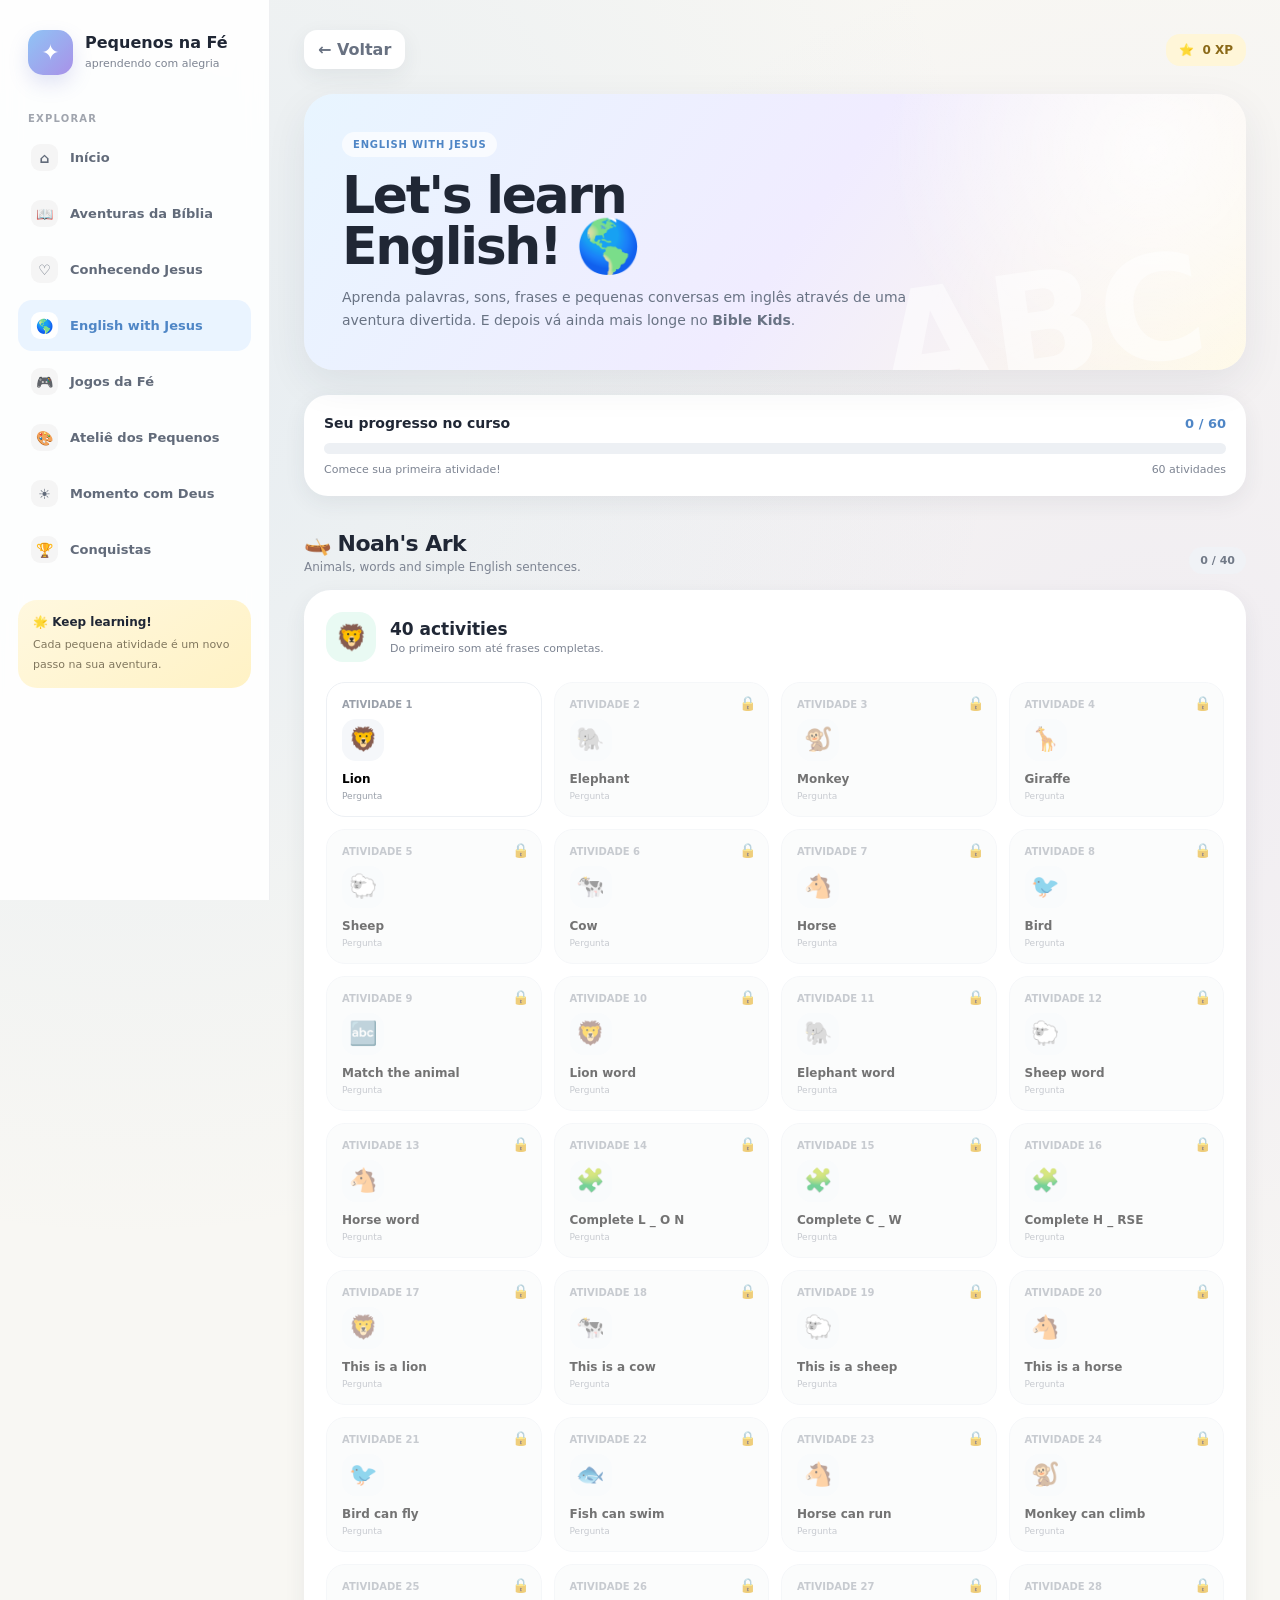
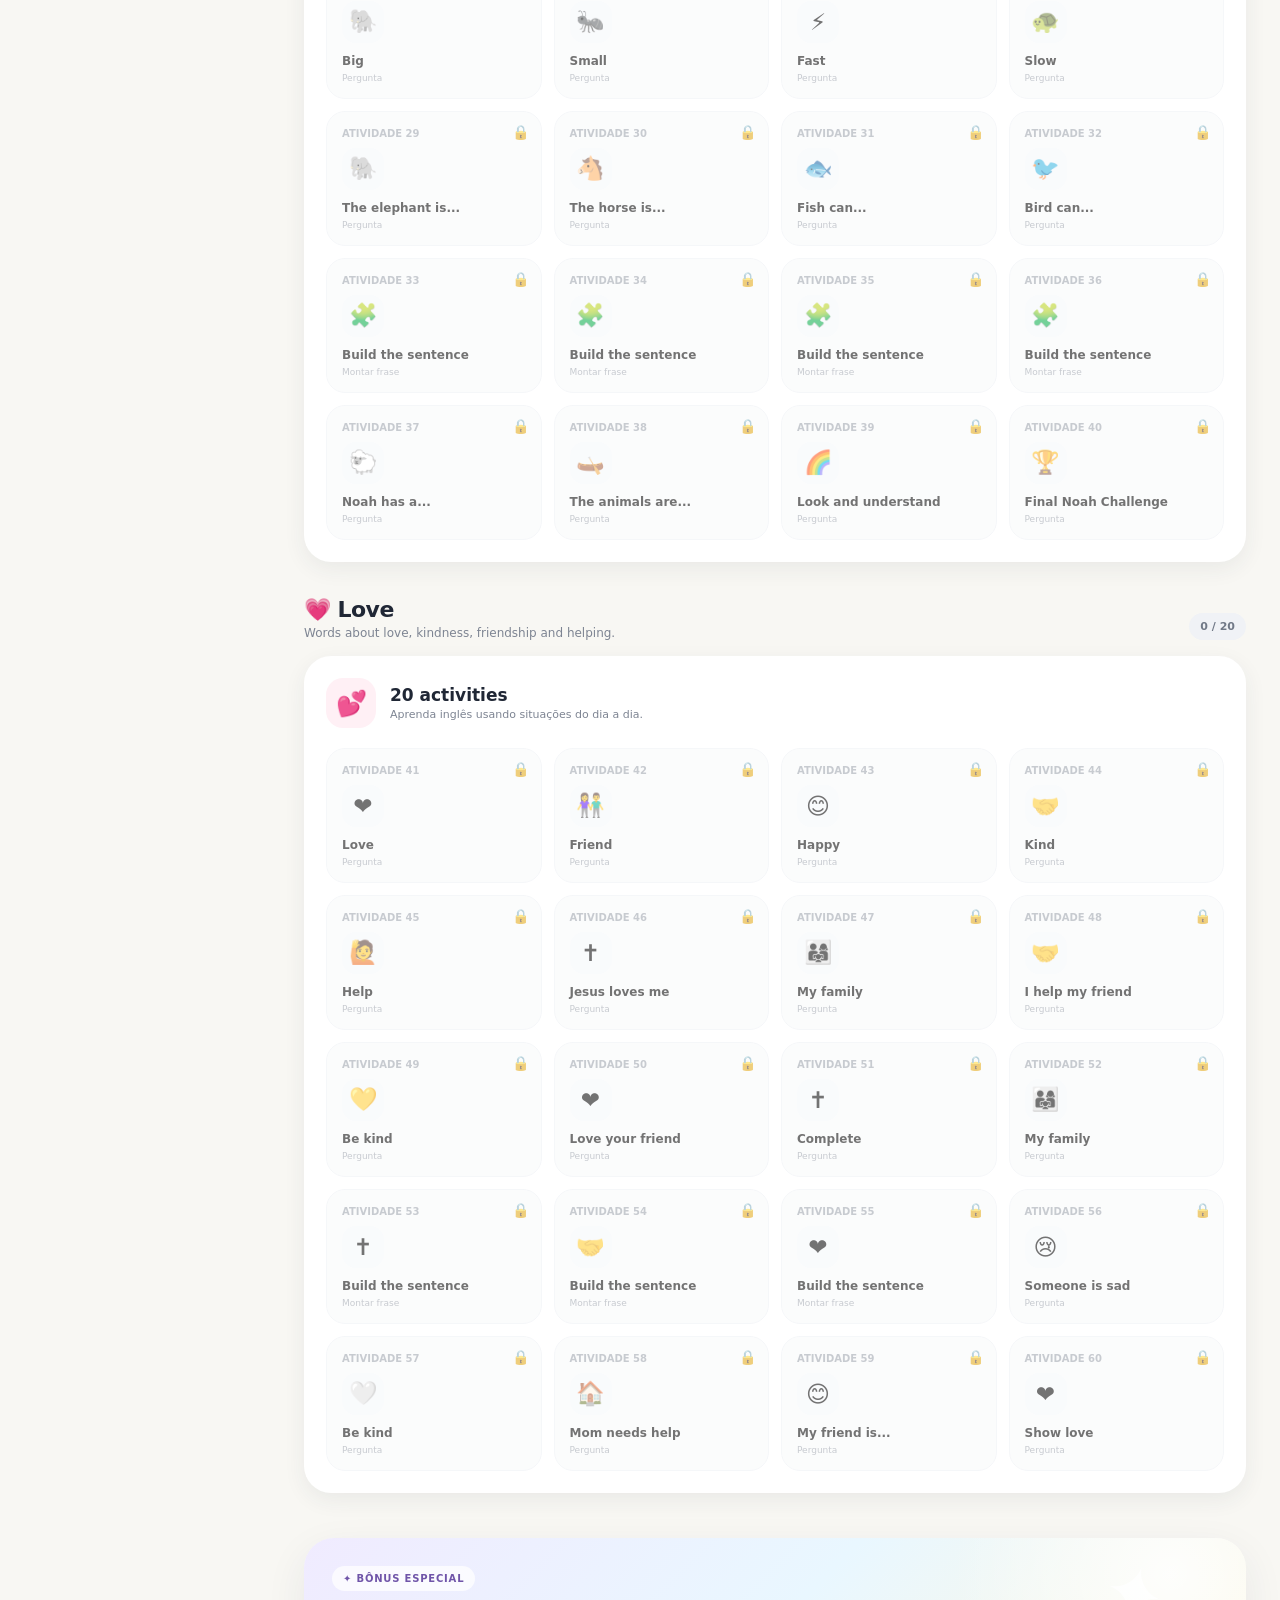
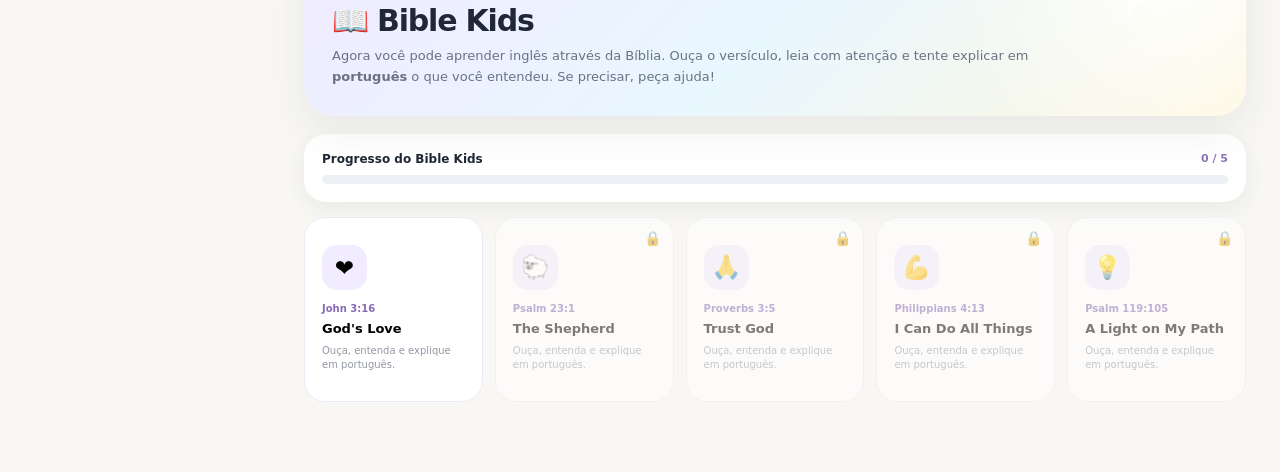
<file: ingles.html>
<!DOCTYPE html>
<html lang="pt-BR">
<head>
    <meta charset="UTF-8">
    <meta name="viewport" content="width=device-width, initial-scale=1.0">

    <title>English with Jesus — Pequenos na Fé</title>

    <meta
        name="description"
        content="Aprenda inglês brincando com histórias, animais, frases e a Bíblia."
    >

    <style>
        * {
            margin: 0;
            padding: 0;
            box-sizing: border-box;
        }

        :root {
            --bg: #f8f7f3;
            --card: #ffffff;
            --text: #202735;
            --muted: #7d8492;

            --blue: #7aaee8;
            --blue-dark: #4f86c6;
            --blue-soft: #eaf4ff;

            --yellow: #ffd978;
            --yellow-soft: #fff6d8;

            --green: #8fd8bd;
            --green-soft: #e9faf3;

            --purple: #b6a1e8;
            --purple-soft: #f1ecff;

            --pink: #f4b8ca;
            --pink-soft: #fff0f5;

            --orange: #f3bd78;
            --orange-soft: #fff2df;

            --shadow: 0 14px 40px rgba(44, 55, 75, .08);
            --shadow-small: 0 7px 22px rgba(44, 55, 75, .07);

            --radius: 24px;
        }

        body {
            min-height: 100vh;
            background:
                radial-gradient(circle at 10% 10%, rgba(122,174,232,.14), transparent 25%),
                radial-gradient(circle at 90% 20%, rgba(182,161,232,.12), transparent 25%),
                var(--bg);

            color: var(--text);
            font-family:
                Inter,
                ui-sans-serif,
                system-ui,
                -apple-system,
                BlinkMacSystemFont,
                "Segoe UI",
                sans-serif;
        }

        button,
        textarea {
            font: inherit;
        }

        button {
            cursor: pointer;
        }

        /* =========================
           LAYOUT
        ========================= */

        .app {
            min-height: 100vh;
            display: flex;
        }

        .sidebar {
            width: 270px;
            flex-shrink: 0;
            background: rgba(255,255,255,.9);
            border-right: 1px solid rgba(40,50,70,.07);
            padding: 25px 18px;
            position: sticky;
            top: 0;
            height: 100vh;
            overflow-y: auto;
            backdrop-filter: blur(14px);
        }

        .brand {
            display: flex;
            align-items: center;
            gap: 12px;
            padding: 5px 10px 25px;
        }

        .brand-icon {
            width: 45px;
            height: 45px;
            border-radius: 15px;
            display: grid;
            place-items: center;
            background: linear-gradient(135deg, #8fc4f5, #a991e8);
            color: white;
            font-size: 22px;
            box-shadow: 0 9px 20px rgba(109, 125, 210, .2);
        }

        .brand-text strong {
            display: block;
            font-size: 16px;
            line-height: 1.1;
        }

        .brand-text span {
            color: var(--muted);
            font-size: 11px;
        }

        .nav-title {
            color: #a0a5ae;
            font-size: 10px;
            font-weight: 800;
            letter-spacing: .12em;
            margin: 13px 10px 8px;
            text-transform: uppercase;
        }

        .nav {
            display: grid;
            gap: 5px;
        }

        .nav a {
            display: flex;
            align-items: center;
            gap: 12px;
            padding: 12px 13px;
            border-radius: 14px;
            text-decoration: none;
            color: #626b7a;
            font-size: 13px;
            font-weight: 650;
            transition: .2s ease;
        }

        .nav a:hover {
            background: #f3f6fa;
            color: var(--text);
            transform: translateX(2px);
        }

        .nav a.active {
            background: var(--blue-soft);
            color: var(--blue-dark);
        }

        .nav-icon {
            width: 27px;
            height: 27px;
            border-radius: 9px;
            display: grid;
            place-items: center;
            background: #f5f5f5;
            font-size: 14px;
        }

        .nav a.active .nav-icon {
            background: white;
        }

        .sidebar-bottom {
            margin-top: 25px;
            padding: 15px;
            border-radius: 19px;
            background: linear-gradient(145deg, #fff8df, #fff2c5);
        }

        .sidebar-bottom strong {
            font-size: 12px;
            display: block;
            margin-bottom: 4px;
        }

        .sidebar-bottom span {
            color: #81775e;
            font-size: 11px;
            line-height: 1.45;
        }

        /* =========================
           MAIN
        ========================= */

        .main {
            width: 100%;
            max-width: 1280px;
            margin: 0 auto;
            padding: 30px 34px 70px;
        }

        .topbar {
            display: flex;
            align-items: center;
            justify-content: space-between;
            gap: 20px;
            margin-bottom: 25px;
        }

        .back {
            border: 0;
            background: white;
            border-radius: 13px;
            padding: 10px 14px;
            color: #687181;
            font-weight: 700;
            box-shadow: var(--shadow-small);
        }

        .back:hover {
            transform: translateY(-1px);
        }

        .xp-pill {
            display: flex;
            align-items: center;
            gap: 8px;
            padding: 9px 13px;
            border-radius: 14px;
            background: var(--yellow-soft);
            color: #8b6a19;
            font-size: 12px;
            font-weight: 800;
        }

        /* =========================
           HERO
        ========================= */

        .hero {
            position: relative;
            overflow: hidden;
            border-radius: 30px;
            padding: 38px;
            background:
                radial-gradient(circle at 90% 20%, rgba(255,255,255,.8), transparent 30%),
                linear-gradient(125deg, #e8f5ff, #f0ecff 52%, #fff9e6);
            box-shadow: var(--shadow);
            margin-bottom: 25px;
        }

        .hero::after {
            content: "ABC";
            position: absolute;
            right: 40px;
            bottom: -40px;
            font-size: 145px;
            font-weight: 900;
            color: rgba(255,255,255,.5);
            transform: rotate(-8deg);
            pointer-events: none;
        }

        .hero-content {
            position: relative;
            z-index: 1;
            max-width: 650px;
        }

        .eyebrow {
            display: inline-flex;
            padding: 7px 11px;
            border-radius: 999px;
            background: rgba(255,255,255,.7);
            color: var(--blue-dark);
            font-size: 10px;
            font-weight: 900;
            letter-spacing: .08em;
            text-transform: uppercase;
            margin-bottom: 13px;
        }

        .hero h1 {
            font-size: clamp(32px, 5vw, 52px);
            letter-spacing: -.045em;
            line-height: .98;
            margin-bottom: 14px;
        }

        .hero p {
            color: #697384;
            line-height: 1.65;
            max-width: 570px;
            font-size: 14px;
        }

        /* =========================
           COURSE PROGRESS
        ========================= */

        .progress-card {
            background: white;
            border-radius: var(--radius);
            padding: 20px;
            box-shadow: var(--shadow-small);
            margin-bottom: 32px;
        }

        .progress-top {
            display: flex;
            align-items: center;
            justify-content: space-between;
            gap: 15px;
            margin-bottom: 12px;
        }

        .progress-top strong {
            font-size: 14px;
        }

        .progress-number {
            color: var(--blue-dark);
            font-size: 13px;
            font-weight: 900;
        }

        .progress-bar {
            height: 11px;
            background: #edf0f4;
            border-radius: 999px;
            overflow: hidden;
        }

        .progress-fill {
            height: 100%;
            width: 0%;
            border-radius: inherit;
            background: linear-gradient(90deg, #79b7ed, #a997e9);
            transition: width .4s ease;
        }

        .progress-meta {
            display: flex;
            justify-content: space-between;
            margin-top: 9px;
            color: var(--muted);
            font-size: 11px;
        }

        /* =========================
           SECTION
        ========================= */

        .section {
            margin-top: 35px;
        }

        .section-heading {
            display: flex;
            align-items: flex-end;
            justify-content: space-between;
            gap: 20px;
            margin-bottom: 16px;
        }

        .section-heading h2 {
            font-size: 22px;
            letter-spacing: -.025em;
        }

        .section-heading p {
            color: var(--muted);
            font-size: 12px;
            margin-top: 4px;
        }

        .section-count {
            padding: 7px 11px;
            border-radius: 999px;
            background: #f0f2f6;
            color: #717987;
            font-size: 11px;
            font-weight: 800;
            white-space: nowrap;
        }

        /* =========================
           UNITS
        ========================= */

        .unit {
            background: white;
            border-radius: 27px;
            padding: 22px;
            box-shadow: var(--shadow-small);
            margin-bottom: 20px;
        }

        .unit-header {
            display: flex;
            align-items: center;
            gap: 14px;
            margin-bottom: 20px;
        }

        .unit-icon {
            width: 50px;
            height: 50px;
            border-radius: 17px;
            display: grid;
            place-items: center;
            font-size: 25px;
            flex-shrink: 0;
        }

        .unit.noah .unit-icon {
            background: var(--green-soft);
        }

        .unit.love .unit-icon {
            background: var(--pink-soft);
        }

        .unit-header h3 {
            font-size: 17px;
        }

        .unit-header p {
            color: var(--muted);
            font-size: 11px;
            margin-top: 3px;
        }

        .activity-grid {
            display: grid;
            grid-template-columns: repeat(4, 1fr);
            gap: 12px;
        }

        .activity-card {
            position: relative;
            border: 1px solid #edf0f4;
            border-radius: 19px;
            padding: 15px;
            background: #fff;
            min-height: 135px;
            text-align: left;
            transition: .2s ease;
            overflow: hidden;
        }

        .activity-card:hover:not(.locked) {
            transform: translateY(-3px);
            box-shadow: 0 12px 25px rgba(40,50,70,.08);
            border-color: #dce6f0;
        }

        .activity-card.completed {
            background: #f8fffc;
            border-color: #cfeee0;
        }

        .activity-card.locked {
            opacity: .55;
            cursor: not-allowed;
            background: #f8f9fa;
        }

        .activity-number {
            font-size: 10px;
            color: #9aa0aa;
            font-weight: 900;
            margin-bottom: 9px;
        }

        .activity-emoji {
            width: 42px;
            height: 42px;
            display: grid;
            place-items: center;
            border-radius: 14px;
            background: #f5f7fa;
            font-size: 23px;
            margin-bottom: 10px;
        }

        .activity-title {
            font-size: 12px;
            font-weight: 800;
            line-height: 1.35;
        }

        .activity-type {
            margin-top: 4px;
            color: #9aa0aa;
            font-size: 9px;
        }

        .check {
            position: absolute;
            top: 12px;
            right: 12px;
            width: 22px;
            height: 22px;
            border-radius: 50%;
            background: #83d4b5;
            color: white;
            display: grid;
            place-items: center;
            font-size: 12px;
            font-weight: 900;
        }

        .lock {
            position: absolute;
            top: 12px;
            right: 12px;
            font-size: 14px;
        }

        /* =========================
           BIBLE KIDS
        ========================= */

        .bible-section {
            margin-top: 45px;
        }

        .bible-banner {
            position: relative;
            overflow: hidden;
            background:
                radial-gradient(circle at 92% 20%, rgba(255,255,255,.85), transparent 25%),
                linear-gradient(135deg, #f0ebff, #e9f7ff 50%, #fff8df);
            border-radius: 30px;
            padding: 28px;
            box-shadow: var(--shadow);
            margin-bottom: 18px;
        }

        .bible-banner::before {
            content: "✦";
            position: absolute;
            right: 80px;
            top: 12px;
            font-size: 75px;
            color: rgba(255,255,255,.75);
            transform: rotate(15deg);
        }

        .bible-banner-content {
            position: relative;
            z-index: 2;
            max-width: 720px;
        }

        .bible-badge {
            display: inline-flex;
            align-items: center;
            gap: 7px;
            padding: 7px 11px;
            border-radius: 999px;
            background: rgba(255,255,255,.75);
            color: #7055a9;
            font-size: 10px;
            font-weight: 900;
            letter-spacing: .08em;
            text-transform: uppercase;
            margin-bottom: 12px;
        }

        .bible-banner h2 {
            font-size: 30px;
            letter-spacing: -.04em;
            margin-bottom: 8px;
        }

        .bible-banner p {
            color: #697384;
            font-size: 13px;
            line-height: 1.6;
        }

        .bible-progress-card {
            background: white;
            border-radius: 22px;
            padding: 18px;
            margin-bottom: 15px;
            box-shadow: var(--shadow-small);
        }

        .bible-progress-row {
            display: flex;
            justify-content: space-between;
            gap: 15px;
            margin-bottom: 9px;
        }

        .bible-progress-row strong {
            font-size: 12px;
        }

        .bible-progress-row span {
            font-size: 11px;
            color: #8b72bb;
            font-weight: 900;
        }

        .bible-progress {
            height: 9px;
            border-radius: 999px;
            background: #edf0f4;
            overflow: hidden;
        }

        .bible-progress-fill {
            width: 0%;
            height: 100%;
            border-radius: inherit;
            background: linear-gradient(90deg, #a995e5, #83c4eb);
            transition: width .4s ease;
        }

        .bible-grid {
            display: grid;
            grid-template-columns: repeat(5, 1fr);
            gap: 12px;
        }

        .verse-card {
            border: 1px solid #ece9f7;
            background: white;
            border-radius: 21px;
            padding: 17px;
            min-height: 185px;
            text-align: left;
            transition: .2s ease;
            position: relative;
        }

        .verse-card:hover:not(.locked) {
            transform: translateY(-3px);
            box-shadow: 0 12px 26px rgba(75,65,110,.08);
        }

        .verse-card.completed {
            background: #fbfaff;
            border-color: #dcd1f5;
        }

        .verse-card.locked {
            opacity: .5;
            cursor: not-allowed;
        }

        .verse-icon {
            width: 45px;
            height: 45px;
            border-radius: 15px;
            display: grid;
            place-items: center;
            background: var(--purple-soft);
            font-size: 23px;
            margin-bottom: 13px;
        }

        .verse-ref {
            font-size: 10px;
            color: #866bb6;
            font-weight: 900;
            margin-bottom: 6px;
        }

        .verse-title {
            font-size: 13px;
            font-weight: 850;
            line-height: 1.35;
        }

        .verse-description {
            color: #9298a4;
            font-size: 10px;
            line-height: 1.45;
            margin-top: 6px;
        }

        /* =========================
           MODAL
        ========================= */

        .modal-backdrop {
            position: fixed;
            inset: 0;
            background: rgba(26, 31, 43, .45);
            backdrop-filter: blur(7px);
            display: none;
            align-items: center;
            justify-content: center;
            padding: 20px;
            z-index: 1000;
        }

        .modal-backdrop.open {
            display: flex;
        }

        .modal {
            width: min(720px, 100%);
            max-height: min(850px, 92vh);
            overflow-y: auto;
            background: white;
            border-radius: 30px;
            box-shadow: 0 30px 90px rgba(15,20,35,.2);
            padding: 27px;
            animation: modalIn .22s ease;
        }

        @keyframes modalIn {
            from {
                opacity: 0;
                transform: translateY(14px) scale(.98);
            }
            to {
                opacity: 1;
                transform: translateY(0) scale(1);
            }
        }

        .modal-top {
            display: flex;
            align-items: flex-start;
            justify-content: space-between;
            gap: 20px;
            margin-bottom: 22px;
        }

        .modal-label {
            color: var(--blue-dark);
            font-size: 10px;
            font-weight: 900;
            text-transform: uppercase;
            letter-spacing: .1em;
            margin-bottom: 5px;
        }

        .modal h2 {
            font-size: 25px;
            letter-spacing: -.035em;
        }

        .close {
            width: 38px;
            height: 38px;
            border: 0;
            border-radius: 12px;
            background: #f2f4f7;
            color: #687181;
            font-size: 20px;
        }

        .close:hover {
            background: #e9edf2;
        }

        .question {
            font-size: 18px;
            line-height: 1.45;
            font-weight: 750;
            margin-bottom: 18px;
        }

        .instruction {
            color: #7e8794;
            font-size: 12px;
            line-height: 1.55;
            margin-top: -8px;
            margin-bottom: 18px;
        }

        .speak-button {
            border: 0;
            background: var(--blue-soft);
            color: var(--blue-dark);
            padding: 11px 15px;
            border-radius: 13px;
            font-size: 12px;
            font-weight: 850;
            margin-bottom: 18px;
        }

        .speak-button:hover {
            background: #deefff;
        }

        .answers {
            display: grid;
            grid-template-columns: repeat(2, 1fr);
            gap: 10px;
        }

        .answer-button {
            border: 1px solid #e6e9ee;
            background: white;
            border-radius: 16px;
            padding: 14px;
            text-align: left;
            font-size: 13px;
            font-weight: 750;
            transition: .2s;
        }

        .answer-button:hover {
            border-color: #bed9ef;
            background: #f9fcff;
        }

        .answer-button.correct {
            border-color: #9cddc3;
            background: #effbf5;
            color: #34775d;
        }

        .answer-button.wrong {
            border-color: #f0b7b7;
            background: #fff4f4;
            color: #a04d4d;
        }

        .sentence-builder {
            display: flex;
            flex-wrap: wrap;
            gap: 8px;
            padding: 15px;
            background: #f8f9fb;
            border-radius: 18px;
            min-height: 68px;
            margin-bottom: 14px;
        }

        .word-chip {
            border: 0;
            background: white;
            padding: 9px 12px;
            border-radius: 11px;
            box-shadow: 0 4px 12px rgba(30,40,55,.07);
            color: #4e596a;
            font-weight: 750;
            font-size: 12px;
        }

        .word-chip:hover {
            transform: translateY(-1px);
        }

        .selected-words {
            min-height: 58px;
            display: flex;
            flex-wrap: wrap;
            align-items: center;
            gap: 7px;
            padding: 12px;
            border: 2px dashed #dce1e8;
            border-radius: 17px;
            margin-bottom: 14px;
        }

        .selected-chip {
            background: var(--blue-soft);
            color: var(--blue-dark);
            border-radius: 10px;
            padding: 8px 10px;
            font-size: 12px;
            font-weight: 800;
        }

        .primary-button {
            width: 100%;
            border: 0;
            border-radius: 15px;
            padding: 14px 18px;
            background: linear-gradient(135deg, #75afe4, #9b89dc);
            color: white;
            font-weight: 900;
            font-size: 13px;
            box-shadow: 0 10px 22px rgba(109,130,200,.18);
            transition: .2s;
        }

        .primary-button:hover {
            transform: translateY(-2px);
        }

        .feedback {
            display: none;
            margin-top: 15px;
            border-radius: 17px;
            padding: 15px;
            font-size: 12px;
            line-height: 1.55;
        }

        .feedback.show {
            display: block;
        }

        .feedback.success {
            background: var(--green-soft);
            color: #37765d;
        }

        .feedback.error {
            background: #fff3f3;
            color: #985050;
        }

        .next-button {
            display: none;
            margin-top: 10px;
            width: 100%;
            border: 0;
            border-radius: 15px;
            padding: 13px;
            background: #f0f2f5;
            color: #5e6776;
            font-weight: 850;
        }

        .next-button.show {
            display: block;
        }

        /* =========================
           BIBLE MODAL
        ========================= */

        .bible-modal .modal {
            width: min(790px, 100%);
        }

        .verse-reference-big {
            color: #7b61ad;
            font-weight: 900;
            font-size: 12px;
            text-transform: uppercase;
            letter-spacing: .08em;
            margin-bottom: 12px;
        }

        .verse-box {
            background:
                linear-gradient(145deg, #faf7ff, #f5fbff);
            border: 1px solid #e9e5f4;
            border-radius: 22px;
            padding: 22px;
            margin-bottom: 15px;
        }

        .verse-english {
            font-family: Georgia, serif;
            font-size: 21px;
            line-height: 1.65;
            color: #3d4350;
        }

        .verse-english::before {
            content: "“";
            color: #a991df;
            font-size: 42px;
            vertical-align: -12px;
            margin-right: 3px;
        }

        .verse-help-area {
            display: grid;
            gap: 9px;
            margin: 15px 0;
        }

        .help-button {
            width: fit-content;
            border: 1px dashed #b9a9dc;
            background: #fbf9ff;
            color: #795fa8;
            border-radius: 12px;
            padding: 10px 13px;
            font-size: 11px;
            font-weight: 850;
        }

        .help-box {
            display: none;
            border-radius: 17px;
            padding: 15px;
            background: #f7f4ff;
            border: 1px solid #e6def9;
        }

        .help-box.show {
            display: block;
        }

        .help-title {
            color: #7459a5;
            font-size: 11px;
            font-weight: 900;
            margin-bottom: 8px;
        }

        .help-words {
            display: flex;
            flex-wrap: wrap;
            gap: 7px;
        }

        .help-word {
            background: white;
            border-radius: 10px;
            padding: 7px 9px;
            color: #626a78;
            font-size: 11px;
        }

        .translation-area {
            margin-top: 16px;
        }

        .translation-area label {
            display: block;
            font-size: 12px;
            font-weight: 850;
            margin-bottom: 8px;
        }

        .translation-area textarea {
            width: 100%;
            min-height: 125px;
            resize: vertical;
            border: 1px solid #e0e4ea;
            border-radius: 17px;
            outline: none;
            padding: 14px;
            color: #3d4552;
            line-height: 1.55;
            font-size: 13px;
            background: #fcfdff;
        }

        .translation-area textarea:focus {
            border-color: #b7a6df;
            box-shadow: 0 0 0 4px rgba(183,166,223,.12);
        }

        .meaning-note {
            margin-top: 8px;
            color: #9a9faa;
            font-size: 10px;
        }

        .bible-result {
            margin-top: 15px;
            padding: 15px;
            border-radius: 17px;
            background: #f8f9fb;
            display: none;
            font-size: 12px;
            line-height: 1.6;
        }

        .bible-result.show {
            display: block;
        }

        .bible-result strong {
            display: block;
            margin-bottom: 5px;
        }

        .bible-result small {
            display: block;
            margin-top: 7px;
            color: #858c99;
        }

        /* =========================
           COMPLETION
        ========================= */

        .completion {
            display: none;
            text-align: center;
            padding: 25px 10px 10px;
        }

        .completion.show {
            display: block;
        }

        .completion-icon {
            width: 75px;
            height: 75px;
            border-radius: 25px;
            display: grid;
            place-items: center;
            background: var(--green-soft);
            margin: 0 auto 15px;
            font-size: 35px;
        }

        .completion h3 {
            font-size: 21px;
            margin-bottom: 6px;
        }

        .completion p {
            color: #7f8794;
            font-size: 12px;
        }

        /* =========================
           RESPONSIVE
        ========================= */

        @media (max-width: 1050px) {
            .sidebar {
                width: 220px;
            }

            .activity-grid {
                grid-template-columns: repeat(3, 1fr);
            }

            .bible-grid {
                grid-template-columns: repeat(3, 1fr);
            }
        }

        @media (max-width: 800px) {
            .app {
                display: block;
            }

            .sidebar {
                width: 100%;
                height: auto;
                position: relative;
                border-right: 0;
                border-bottom: 1px solid rgba(40,50,70,.07);
                padding: 12px;
            }

            .brand {
                padding-bottom: 12px;
            }

            .nav {
                display: flex;
                overflow-x: auto;
                padding-bottom: 3px;
            }

            .nav a {
                white-space: nowrap;
            }

            .nav-title,
            .sidebar-bottom {
                display: none;
            }

            .main {
                padding: 20px 15px 50px;
            }

            .hero {
                padding: 27px 23px;
            }

            .activity-grid {
                grid-template-columns: repeat(2, 1fr);
            }

            .bible-grid {
                grid-template-columns: repeat(2, 1fr);
            }
        }

        @media (max-width: 500px) {
            .activity-grid,
            .bible-grid {
                grid-template-columns: 1fr 1fr;
                gap: 8px;
            }

            .activity-card {
                min-height: 120px;
                padding: 12px;
            }

            .verse-card {
                min-height: 165px;
                padding: 13px;
            }

            .answers {
                grid-template-columns: 1fr;
            }

            .modal {
                padding: 20px;
                border-radius: 24px;
            }

            .hero h1 {
                font-size: 35px;
            }

            .verse-english {
                font-size: 18px;
            }
        }
    </style>

<style>
.audio-status {
    position: fixed;
    left: 50%;
    bottom: 22px;
    transform: translate(-50%, 20px);
    width: min(92vw, 520px);
    padding: 13px 18px;
    border-radius: 14px;
    background: rgba(32,41,56,.96);
    color: #fff;
    font-size: 14px;
    line-height: 1.4;
    text-align: center;
    box-shadow: 0 12px 35px rgba(0,0,0,.18);
    opacity: 0;
    pointer-events: none;
    transition: .25s ease;
    z-index: 99999;
}
.audio-status.show {
    opacity: 1;
    transform: translate(-50%, 0);
}
</style>

</head>

<body>

<div class="app">

    <!-- =========================
         SIDEBAR
    ========================== -->

    <aside class="sidebar">

        <div class="brand">
            <div class="brand-icon">✦</div>

            <div class="brand-text">
                <strong>Pequenos na Fé</strong>
                <span>aprendendo com alegria</span>
            </div>
        </div>

        <div class="nav-title">Explorar</div>

        <nav class="nav">

            <a href="painel.html">
                <span class="nav-icon">⌂</span>
                Início
            </a>

            <a href="historias.html">
                <span class="nav-icon">📖</span>
                Aventuras da Bíblia
            </a>

            <a href="jesus.html">
                <span class="nav-icon">♡</span>
                Conhecendo Jesus
            </a>

            <a href="ingles.html" class="active">
                <span class="nav-icon">🌎</span>
                English with Jesus
            </a>

            <a href="jogos.html">
                <span class="nav-icon">🎮</span>
                Jogos da Fé
            </a>

            <a href="atividades.html">
                <span class="nav-icon">🎨</span>
                Ateliê dos Pequenos
            </a>

        
            </a>

            <a href="momento-deus.html">
                <span class="nav-icon">☀️</span>
                Momento com Deus
            </a>

            <a href="conquistas.html">
                <span class="nav-icon">🏆</span>
                Conquistas
            </a>

        </nav>

        <div class="sidebar-bottom">
            <strong>🌟 Keep learning!</strong>
            <span>
                Cada pequena atividade é um novo passo na sua aventura.
            </span>
        </div>

    </aside>


    <!-- =========================
         MAIN
    ========================== -->

    <main class="main">

        <div class="topbar">

            <button
                class="back"
                onclick="window.location.href='painel.html'"
            >
                ← Voltar
            </button>

            <div class="xp-pill">
                ⭐ <span id="xpDisplay">0 XP</span>
            </div>

        </div>


        <!-- HERO -->

        <section class="hero">

            <div class="hero-content">

                <div class="eyebrow">
                    English with Jesus
                </div>

                <h1>
                    Let's learn<br>
                    English! 🌎
                </h1>

                <p>
                    Aprenda palavras, sons, frases e pequenas conversas
                    em inglês através de uma aventura divertida.
                    E depois vá ainda mais longe no <strong>Bible Kids</strong>.
                </p>

            </div>

        </section>


        <!-- PROGRESS -->

        <section class="progress-card">

            <div class="progress-top">
                <strong>Seu progresso no curso</strong>

                <span
                    class="progress-number"
                    id="progressNumber"
                >
                    0 / 60
                </span>
            </div>

            <div class="progress-bar">
                <div
                    class="progress-fill"
                    id="progressFill"
                ></div>
            </div>

            <div class="progress-meta">
                <span id="progressMessage">
                    Comece sua primeira atividade!
                </span>

                <span>
                    60 atividades
                </span>
            </div>

        </section>


        <!-- =========================
             NOAH
        ========================== -->

        <section class="section">

            <div class="section-heading">

                <div>
                    <h2>🛶 Noah's Ark</h2>

                    <p>
                        Animals, words and simple English sentences.
                    </p>
                </div>

                <div class="section-count">
                    <span id="noahCount">0 / 40</span>
                </div>

            </div>

            <div class="unit noah">

                <div class="unit-header">

                    <div class="unit-icon">
                        🦁
                    </div>

                    <div>
                        <h3>40 activities</h3>

                        <p>
                            Do primeiro som até frases completas.
                        </p>
                    </div>

                </div>

                <div
                    class="activity-grid"
                    id="noahGrid"
                ></div>

            </div>

        </section>


        <!-- =========================
             LOVE
        ========================== -->

        <section class="section">

            <div class="section-heading">

                <div>
                    <h2>💗 Love</h2>

                    <p>
                        Words about love, kindness, friendship and helping.
                    </p>
                </div>

                <div class="section-count">
                    <span id="loveCount">0 / 20</span>
                </div>

            </div>

            <div class="unit love">

                <div class="unit-header">

                    <div class="unit-icon">
                        💕
                    </div>

                    <div>
                        <h3>20 activities</h3>

                        <p>
                            Aprenda inglês usando situações do dia a dia.
                        </p>
                    </div>

                </div>

                <div
                    class="activity-grid"
                    id="loveGrid"
                ></div>

            </div>

        </section>


        <!-- =========================
             BIBLE KIDS
        ========================== -->

        <section class="bible-section">

            <div class="bible-banner">

                <div class="bible-banner-content">

                    <div class="bible-badge">
                        ✦ Bônus especial
                    </div>

                    <h2>
                        📖 Bible Kids
                    </h2>

                    <p>
                        Agora você pode aprender inglês através da Bíblia.
                        Ouça o versículo, leia com atenção e tente explicar
                        em <strong>português</strong> o que você entendeu.
                        Se precisar, peça ajuda!
                    </p>

                </div>

            </div>


            <div class="bible-progress-card">

                <div class="bible-progress-row">

                    <strong>
                        Progresso do Bible Kids
                    </strong>

                    <span id="bibleCount">
                        0 / 5
                    </span>

                </div>

                <div class="bible-progress">
                    <div
                        class="bible-progress-fill"
                        id="bibleProgressFill"
                    ></div>
                </div>

            </div>


            <div
                class="bible-grid"
                id="bibleGrid"
            ></div>

        </section>

    </main>

</div>


<!-- =========================
     ACTIVITY MODAL
========================== -->

<div
    class="modal-backdrop"
    id="activityModal"
>

    <div class="modal">

        <div class="modal-top">

            <div>

                <div
                    class="modal-label"
                    id="modalLabel"
                >
                    Atividade
                </div>

                <h2 id="modalTitle">
                    Vamos aprender!
                </h2>

            </div>

            <button
                class="close"
                onclick="fecharAtividade()"
            >
                ×
            </button>

        </div>

        <div id="activityContent"></div>

        <div
            class="feedback"
            id="activityFeedback"
        ></div>

        <button
            class="next-button"
            id="nextButton"
            onclick="mostrarProxima()"
        >
            Próxima atividade →
        </button>

    </div>

</div>


<!-- =========================
     BIBLE MODAL
========================== -->

<div
    class="modal-backdrop bible-modal"
    id="bibleModal"
>

    <div class="modal">

        <div class="modal-top">

            <div>

                <div class="modal-label">
                    Bible Kids
                </div>

                <h2 id="bibleModalTitle">
                    Vamos entender a Palavra
                </h2>

            </div>

            <button
                class="close"
                onclick="fecharBible()"
            >
                ×
            </button>

        </div>


        <div
            class="verse-reference-big"
            id="bibleReference"
        >
            John 3:16
        </div>


        <div class="verse-box">

            <div
                class="verse-english"
                id="bibleVerse"
            ></div>

        </div>


        <button
            class="speak-button"
            onclick="falarBibleAtual()"
        >
            🔊 Ouvir o versículo
        </button>


        <div class="instruction">
            Primeiro tente entender sozinho.
            Depois escreva em português o significado que você entendeu.
        </div>


        <div class="verse-help-area">

            <button
                class="help-button"
                id="helpButton"
                onclick="mostrarAjudaBible()"
            >
                💡 Preciso de ajuda
            </button>

            <div
                class="help-box"
                id="helpBox"
            >

                <div class="help-title">
                    Dicas para entender
                </div>

                <div
                    class="help-words"
                    id="helpWords"
                ></div>

            </div>

        </div>


        <div class="translation-area">

            <label for="bibleAnswer">
                ✍️ O que você entendeu em português?
            </label>

            <textarea
                id="bibleAnswer"
                placeholder="Escreva com suas palavras o significado do versículo..."
            ></textarea>

            <div class="meaning-note">
                Não precisa escrever exatamente igual à tradução.
                Queremos saber se você entendeu a ideia principal.
            </div>

        </div>


        <button
            class="primary-button"
            style="margin-top:15px"
            onclick="verificarBible()"
        >
            Verificar minha resposta
        </button>


        <div
            class="bible-result"
            id="bibleResult"
        ></div>

    </div>

</div>


<script>

    /* =========================================================
       CONFIGURAÇÃO
    ========================================================= */

    const STORAGE_ATIVIDADES =
        "pequenosNaFe_ingles_atividades";

    const STORAGE_XP =
        "pequenosNaFe_ingles_xp";

    const STORAGE_BIBLE =
        "pequenosNaFe_bible_kids";

    let concluidas = carregarConcluidas();
    let xp = carregarXP();

    let atividadeAtual = null;

    let bibleConcluidas =
        carregarBibleConcluidas();

    let bibleAtual = null;


    /* =========================================================
       60 ATIVIDADES
    ========================================================= */

    const atividades = [

        /* ======================
           NOAH 1 - 40
        ====================== */

        {
            id: 1,
            unidade: "noah",
            tipo: "choice",
            emoji: "🦁",
            titulo: "Lion",
            pergunta: "Listen and choose the lion.",
            fala: "Lion",
            opcoes: ["🦁 Lion", "🐄 Cow", "🐟 Fish", "🐴 Horse"],
            resposta: 0
        },

        {
            id: 2,
            unidade: "noah",
            tipo: "choice",
            emoji: "🐘",
            titulo: "Elephant",
            pergunta: "Listen and choose the elephant.",
            fala: "Elephant",
            opcoes: ["🐒 Monkey", "🐘 Elephant", "🐑 Sheep", "🐦 Bird"],
            resposta: 1
        },

        {
            id: 3,
            unidade: "noah",
            tipo: "choice",
            emoji: "🐒",
            titulo: "Monkey",
            pergunta: "Listen and choose the monkey.",
            fala: "Monkey",
            opcoes: ["🦒 Giraffe", "🐒 Monkey", "🐄 Cow", "🦁 Lion"],
            resposta: 1
        },

        {
            id: 4,
            unidade: "noah",
            tipo: "choice",
            emoji: "🦒",
            titulo: "Giraffe",
            pergunta: "Listen and choose the giraffe.",
            fala: "Giraffe",
            opcoes: ["🦒 Giraffe", "🐴 Horse", "🐟 Fish", "🐑 Sheep"],
            resposta: 0
        },

        {
            id: 5,
            unidade: "noah",
            tipo: "choice",
            emoji: "🐑",
            titulo: "Sheep",
            pergunta: "Listen and choose the sheep.",
            fala: "Sheep",
            opcoes: ["🐄 Cow", "🐑 Sheep", "🦁 Lion", "🐒 Monkey"],
            resposta: 1
        },

        {
            id: 6,
            unidade: "noah",
            tipo: "choice",
            emoji: "🐄",
            titulo: "Cow",
            pergunta: "Listen and choose the cow.",
            fala: "Cow",
            opcoes: ["🐄 Cow", "🐘 Elephant", "🐦 Bird", "🐴 Horse"],
            resposta: 0
        },

        {
            id: 7,
            unidade: "noah",
            tipo: "choice",
            emoji: "🐴",
            titulo: "Horse",
            pergunta: "Listen and choose the horse.",
            fala: "Horse",
            opcoes: ["🐟 Fish", "🐴 Horse", "🐒 Monkey", "🦒 Giraffe"],
            resposta: 1
        },

        {
            id: 8,
            unidade: "noah",
            tipo: "choice",
            emoji: "🐦",
            titulo: "Bird",
            pergunta: "Listen and choose the bird.",
            fala: "Bird",
            opcoes: ["🐦 Bird", "🐄 Cow", "🐑 Sheep", "🐘 Elephant"],
            resposta: 0
        },

        {
            id: 9,
            unidade: "noah",
            tipo: "choice",
            emoji: "🔤",
            titulo: "Match the animal",
            pergunta: "Which word means 🦁?",
            opcoes: ["Lion", "Horse", "Fish", "Bird"],
            resposta: 0
        },

        {
            id: 10,
            unidade: "noah",
            tipo: "choice",
            emoji: "🦁",
            titulo: "Lion word",
            pergunta: "Choose the correct English word.",
            opcoes: ["Lion", "Cow", "Sheep", "Bird"],
            resposta: 0
        },

        {
            id: 11,
            unidade: "noah",
            tipo: "choice",
            emoji: "🐘",
            titulo: "Elephant word",
            pergunta: "Choose the correct English word.",
            opcoes: ["Fish", "Elephant", "Horse", "Monkey"],
            resposta: 1
        },

        {
            id: 12,
            unidade: "noah",
            tipo: "choice",
            emoji: "🐑",
            titulo: "Sheep word",
            pergunta: "Choose the correct English word.",
            opcoes: ["Giraffe", "Cow", "Sheep", "Lion"],
            resposta: 2
        },

        {
            id: 13,
            unidade: "noah",
            tipo: "choice",
            emoji: "🐴",
            titulo: "Horse word",
            pergunta: "Choose the correct English word.",
            opcoes: ["Horse", "Bird", "Fish", "Cow"],
            resposta: 0
        },

        {
            id: 14,
            unidade: "noah",
            tipo: "choice",
            emoji: "🧩",
            titulo: "Complete L _ O N",
            pergunta: "Complete the animal word: L _ O N",
            opcoes: ["I", "A", "E", "U"],
            resposta: 0
        },

        {
            id: 15,
            unidade: "noah",
            tipo: "choice",
            emoji: "🧩",
            titulo: "Complete C _ W",
            pergunta: "Complete the animal word: C _ W",
            opcoes: ["A", "O", "E", "I"],
            resposta: 1
        },

        {
            id: 16,
            unidade: "noah",
            tipo: "choice",
            emoji: "🧩",
            titulo: "Complete H _ RSE",
            pergunta: "Complete the animal word: H _ RSE",
            opcoes: ["A", "O", "E", "I"],
            resposta: 0
        },

        {
            id: 17,
            unidade: "noah",
            tipo: "choice",
            emoji: "🦁",
            titulo: "This is a lion",
            pergunta: "This is a lion. Which animal do you see?",
            fala: "This is a lion.",
            opcoes: ["🦁 Lion", "🐄 Cow", "🐑 Sheep", "🐴 Horse"],
            resposta: 0
        },

        {
            id: 18,
            unidade: "noah",
            tipo: "choice",
            emoji: "🐄",
            titulo: "This is a cow",
            pergunta: "This is a cow. Which animal do you see?",
            fala: "This is a cow.",
            opcoes: ["🐘 Elephant", "🐄 Cow", "🐦 Bird", "🦁 Lion"],
            resposta: 1
        },

        {
            id: 19,
            unidade: "noah",
            tipo: "choice",
            emoji: "🐑",
            titulo: "This is a sheep",
            pergunta: "This is a sheep. Which animal do you see?",
            fala: "This is a sheep.",
            opcoes: ["🐴 Horse", "🐒 Monkey", "🐑 Sheep", "🐟 Fish"],
            resposta: 2
        },

        {
            id: 20,
            unidade: "noah",
            tipo: "choice",
            emoji: "🐴",
            titulo: "This is a horse",
            pergunta: "This is a horse. Which animal do you see?",
            fala: "This is a horse.",
            opcoes: ["🐴 Horse", "🦒 Giraffe", "🐄 Cow", "🐦 Bird"],
            resposta: 0
        },

        {
            id: 21,
            unidade: "noah",
            tipo: "choice",
            emoji: "🐦",
            titulo: "Bird can fly",
            pergunta: "The bird can fly. Which animal is it?",
            fala: "The bird can fly.",
            opcoes: ["🐦 Bird", "🐟 Fish", "🐄 Cow", "🐑 Sheep"],
            resposta: 0
        },

        {
            id: 22,
            unidade: "noah",
            tipo: "choice",
            emoji: "🐟",
            titulo: "Fish can swim",
            pergunta: "The fish can swim. Which animal is it?",
            fala: "The fish can swim.",
            opcoes: ["🐴 Horse", "🐟 Fish", "🦁 Lion", "🐒 Monkey"],
            resposta: 1
        },

        {
            id: 23,
            unidade: "noah",
            tipo: "choice",
            emoji: "🐴",
            titulo: "Horse can run",
            pergunta: "The horse can run. Which animal is it?",
            fala: "The horse can run.",
            opcoes: ["🐴 Horse", "🐘 Elephant", "🐦 Bird", "🐟 Fish"],
            resposta: 0
        },

        {
            id: 24,
            unidade: "noah",
            tipo: "choice",
            emoji: "🐒",
            titulo: "Monkey can climb",
            pergunta: "The monkey can climb. Which animal is it?",
            fala: "The monkey can climb.",
            opcoes: ["🐄 Cow", "🐒 Monkey", "🐑 Sheep", "🦒 Giraffe"],
            resposta: 1
        },

        {
            id: 25,
            unidade: "noah",
            tipo: "choice",
            emoji: "🐘",
            titulo: "Big",
            pergunta: "What does BIG mean?",
            opcoes: ["Grande", "Pequeno", "Rápido", "Devagar"],
            resposta: 0
        },

        {
            id: 26,
            unidade: "noah",
            tipo: "choice",
            emoji: "🐜",
            titulo: "Small",
            pergunta: "What does SMALL mean?",
            opcoes: ["Grande", "Pequeno", "Forte", "Feliz"],
            resposta: 1
        },

        {
            id: 27,
            unidade: "noah",
            tipo: "choice",
            emoji: "⚡",
            titulo: "Fast",
            pergunta: "What does FAST mean?",
            opcoes: ["Devagar", "Grande", "Rápido", "Pequeno"],
            resposta: 2
        },

        {
            id: 28,
            unidade: "noah",
            tipo: "choice",
            emoji: "🐢",
            titulo: "Slow",
            pergunta: "What does SLOW mean?",
            opcoes: ["Rápido", "Devagar", "Feliz", "Grande"],
            resposta: 1
        },

        {
            id: 29,
            unidade: "noah",
            tipo: "choice",
            emoji: "🐘",
            titulo: "The elephant is...",
            pergunta: "The elephant is ____.",
            fala: "The elephant is big.",
            opcoes: ["big", "small", "slow", "sad"],
            resposta: 0
        },

        {
            id: 30,
            unidade: "noah",
            tipo: "choice",
            emoji: "🐴",
            titulo: "The horse is...",
            pergunta: "The horse is ____.",
            fala: "The horse is fast.",
            opcoes: ["small", "fast", "sad", "slow"],
            resposta: 1
        },

        {
            id: 31,
            unidade: "noah",
            tipo: "choice",
            emoji: "🐟",
            titulo: "Fish can...",
            pergunta: "The fish can ____.",
            fala: "The fish can swim.",
            opcoes: ["fly", "run", "swim", "climb"],
            resposta: 2
        },

        {
            id: 32,
            unidade: "noah",
            tipo: "choice",
            emoji: "🐦",
            titulo: "Bird can...",
            pergunta: "The bird can ____.",
            fala: "The bird can fly.",
            opcoes: ["fly", "swim", "run", "sleep"],
            resposta: 0
        },

        {
            id: 33,
            unidade: "noah",
            tipo: "builder",
            emoji: "🧩",
            titulo: "Build the sentence",
            pergunta: "Build: This is a lion.",
            palavras: ["This", "is", "a", "lion"],
            resposta: "This is a lion"
        },

        {
            id: 34,
            unidade: "noah",
            tipo: "builder",
            emoji: "🧩",
            titulo: "Build the sentence",
            pergunta: "Build: This is a sheep.",
            palavras: ["This", "is", "a", "sheep"],
            resposta: "This is a sheep"
        },

        {
            id: 35,
            unidade: "noah",
            tipo: "builder",
            emoji: "🧩",
            titulo: "Build the sentence",
            pergunta: "Build: The bird can fly.",
            palavras: ["The", "bird", "can", "fly"],
            resposta: "The bird can fly"
        },

        {
            id: 36,
            unidade: "noah",
            tipo: "builder",
            emoji: "🧩",
            titulo: "Build the sentence",
            pergunta: "Build: The fish can swim.",
            palavras: ["The", "fish", "can", "swim"],
            resposta: "The fish can swim"
        },

        {
            id: 37,
            unidade: "noah",
            tipo: "choice",
            emoji: "🐑",
            titulo: "Noah has a...",
            pergunta: "Noah has a ____.",
            fala: "Noah has a sheep.",
            opcoes: ["Sheep", "Car", "House", "Book"],
            resposta: 0
        },

        {
            id: 38,
            unidade: "noah",
            tipo: "choice",
            emoji: "🛶",
            titulo: "The animals are...",
            pergunta: "The animals are in the ____.",
            fala: "The animals are in the ark.",
            opcoes: ["school", "ark", "house", "garden"],
            resposta: 1
        },

        {
            id: 39,
            unidade: "noah",
            tipo: "choice",
            emoji: "🌈",
            titulo: "Look and understand",
            pergunta: "Imagine an ark with a lion, a cow and a sheep. Which sentence matches?",
            opcoes: [
                "I see a lion, a cow and a sheep.",
                "I see a fish and a horse.",
                "I see only a bird.",
                "I see a monkey and a giraffe."
            ],
            resposta: 0
        },

        {
            id: 40,
            unidade: "noah",
            tipo: "choice",
            emoji: "🏆",
            titulo: "Final Noah Challenge",
            pergunta: "Which sentence is correct?",
            fala: "This is a lion. The bird can fly.",
            opcoes: [
                "This is a lion. The bird can fly.",
                "This is a fish. The bird can swim.",
                "This is a horse. The bird can run.",
                "This is a cow. The bird can climb."
            ],
            resposta: 0
        },


        /* ======================
           LOVE 41 - 60
        ====================== */

        {
            id: 41,
            unidade: "love",
            tipo: "choice",
            emoji: "❤️",
            titulo: "Love",
            pergunta: "What does LOVE mean?",
            fala: "Love",
            opcoes: ["Amor", "Raiva", "Tristeza", "Sono"],
            resposta: 0
        },

        {
            id: 42,
            unidade: "love",
            tipo: "choice",
            emoji: "👫",
            titulo: "Friend",
            pergunta: "What does FRIEND mean?",
            fala: "Friend",
            opcoes: ["Amigo", "Professor", "Animal", "Casa"],
            resposta: 0
        },

        {
            id: 43,
            unidade: "love",
            tipo: "choice",
            emoji: "😊",
            titulo: "Happy",
            pergunta: "What does HAPPY mean?",
            fala: "Happy",
            opcoes: ["Bravo", "Feliz", "Cansado", "Triste"],
            resposta: 1
        },

        {
            id: 44,
            unidade: "love",
            tipo: "choice",
            emoji: "🤝",
            titulo: "Kind",
            pergunta: "Which action is KIND?",
            opcoes: [
                "Helping a friend",
                "Hurting a friend",
                "Laughing at someone",
                "Taking someone's toy"
            ],
            resposta: 0
        },

        {
            id: 45,
            unidade: "love",
            tipo: "choice",
            emoji: "🙋",
            titulo: "Help",
            pergunta: "What does HELP mean?",
            fala: "Help",
            opcoes: ["Ajudar", "Dormir", "Correr", "Comer"],
            resposta: 0
        },

        {
            id: 46,
            unidade: "love",
            tipo: "choice",
            emoji: "✝️",
            titulo: "Jesus loves me",
            pergunta: "Which sentence means 'Jesus me ama'?",
            opcoes: [
                "Jesus loves me.",
                "Jesus helps a dog.",
                "Jesus likes a book.",
                "Jesus runs fast."
            ],
            resposta: 0
        },

        {
            id: 47,
            unidade: "love",
            tipo: "choice",
            emoji: "👨‍👩‍👧",
            titulo: "My family",
            pergunta: "What does FAMILY mean?",
            fala: "Family",
            opcoes: ["Família", "Amigo", "Escola", "Igreja"],
            resposta: 0
        },

        {
            id: 48,
            unidade: "love",
            tipo: "choice",
            emoji: "🤝",
            titulo: "I help my friend",
            pergunta: "Who is helping?",
            fala: "I help my friend.",
            opcoes: [
                "The child helping the friend",
                "The child running away",
                "The child sleeping",
                "Nobody"
            ],
            resposta: 0
        },

        {
            id: 49,
            unidade: "love",
            tipo: "choice",
            emoji: "💛",
            titulo: "Be kind",
            pergunta: "What should you do when someone needs help?",
            fala: "Be kind.",
            opcoes: [
                "Be kind and help.",
                "Be angry.",
                "Run away.",
                "Laugh."
            ],
            resposta: 0
        },

        {
            id: 50,
            unidade: "love",
            tipo: "choice",
            emoji: "❤️",
            titulo: "Love your friend",
            pergunta: "Which attitude shows love?",
            opcoes: [
                "Helping and caring",
                "Hurting",
                "Ignoring",
                "Taking"
            ],
            resposta: 0
        },

        {
            id: 51,
            unidade: "love",
            tipo: "choice",
            emoji: "✝️",
            titulo: "Complete",
            pergunta: "Jesus ___ me.",
            opcoes: ["loves", "runs", "sleeps", "eats"],
            resposta: 0
        },

        {
            id: 52,
            unidade: "love",
            tipo: "choice",
            emoji: "👨‍👩‍👧",
            titulo: "My family",
            pergunta: "I ___ my family.",
            opcoes: ["love", "run", "sleep", "fly"],
            resposta: 0
        },

        {
            id: 53,
            unidade: "love",
            tipo: "builder",
            emoji: "✝️",
            titulo: "Build the sentence",
            pergunta: "Build: Jesus loves me.",
            palavras: ["Jesus", "loves", "me"],
            resposta: "Jesus loves me"
        },

        {
            id: 54,
            unidade: "love",
            tipo: "builder",
            emoji: "🤝",
            titulo: "Build the sentence",
            pergunta: "Build: I help my friend.",
            palavras: ["I", "help", "my", "friend"],
            resposta: "I help my friend"
        },

        {
            id: 55,
            unidade: "love",
            tipo: "builder",
            emoji: "❤️",
            titulo: "Build the sentence",
            pergunta: "Build: I love my family.",
            palavras: ["I", "love", "my", "family"],
            resposta: "I love my family"
        },

        {
            id: 56,
            unidade: "love",
            tipo: "choice",
            emoji: "😢",
            titulo: "Someone is sad",
            pergunta: "Someone is sad. What can you do?",
            opcoes: [
                "Help",
                "Run away",
                "Laugh",
                "Ignore"
            ],
            resposta: 0
        },

        {
            id: 57,
            unidade: "love",
            tipo: "choice",
            emoji: "🤍",
            titulo: "Be kind",
            pergunta: "Your friend fell. Be ____.",
            opcoes: [
                "kind",
                "angry",
                "mean",
                "sad"
            ],
            resposta: 0
        },

        {
            id: 58,
            unidade: "love",
            tipo: "choice",
            emoji: "🏠",
            titulo: "Mom needs help",
            pergunta: "Mom needs help. I can ____.",
            opcoes: [
                "help",
                "sleep",
                "run",
                "hide"
            ],
            resposta: 0
        },

        {
            id: 59,
            unidade: "love",
            tipo: "choice",
            emoji: "😊",
            titulo: "My friend is...",
            pergunta: "My friend is happy. My friend is ____.",
            opcoes: [
                "happy",
                "sad",
                "angry",
                "sleepy"
            ],
            resposta: 0
        },

        {
            id: 60,
            unidade: "love",
            tipo: "choice",
            emoji: "❤️",
            titulo: "Show love",
            pergunta: "Someone needs affection. Show ____.",
            opcoes: [
                "love",
                "anger",
                "fear",
                "silence"
            ],
            resposta: 0
        }

    ];


    /* =========================================================
       BIBLE KIDS
    ========================================================= */

    const bibleKids = [

        {
            id: 1,
            reference: "John 3:16",
            title: "God's Love",
            emoji: "❤️",

            verse:
                "For God so loved the world that he gave his Son.",

            audio:
                "For God so loved the world that he gave his Son.",

            help: [
                ["God", "Deus"],
                ["loved", "amou"],
                ["world", "mundo"],
                ["gave", "deu"],
                ["Son", "Filho"]
            ],

            keywords: [
                ["deus"],
                ["amou", "ama", "amor"],
                ["mundo"],
                ["deu", "dar"],
                ["filho", "jesus"]
            ],

            expected:
                "A ideia principal é que Deus ama o mundo e deu seu Filho."
        },

        {
            id: 2,
            reference: "Psalm 23:1",
            title: "The Shepherd",
            emoji: "🐑",

            verse:
                "The Lord is my shepherd; I shall not want.",

            audio:
                "The Lord is my shepherd. I shall not want.",

            help: [
                ["Lord", "Senhor"],
                ["shepherd", "pastor"],
                ["want", "ter falta / precisar"]
            ],

            keywords: [
                ["senhor", "deus"],
                ["pastor"],
                ["nada", "falta", "faltará", "precisar"]
            ],

            expected:
                "A ideia principal é que o Senhor é como um pastor que cuida de nós."
        },

        {
            id: 3,
            reference: "Proverbs 3:5",
            title: "Trust God",
            emoji: "🙏",

            verse:
                "Trust in the Lord with all your heart.",

            audio:
                "Trust in the Lord with all your heart.",

            help: [
                ["Trust", "confiar"],
                ["Lord", "Senhor"],
                ["all", "todo"],
                ["heart", "coração"]
            ],

            keywords: [
                ["confia", "confiar", "confie", "confiança"],
                ["senhor", "deus"],
                ["todo", "toda"],
                ["coração"]
            ],

            expected:
                "A ideia principal é confiar no Senhor de todo o coração."
        },

        {
            id: 4,
            reference: "Philippians 4:13",
            title: "I Can Do All Things",
            emoji: "💪",

            verse:
                "I can do all things through Christ who strengthens me.",

            audio:
                "I can do all things through Christ who strengthens me.",

            help: [
                ["can", "posso"],
                ["all things", "todas as coisas"],
                ["Christ", "Cristo"],
                ["strengthens", "fortalece"]
            ],

            keywords: [
                ["posso", "poder"],
                ["tudo", "todas", "coisas"],
                ["cristo", "jesus", "deus"],
                ["fortalece", "força"]
            ],

            expected:
                "A ideia principal é que podemos fazer todas as coisas através de Cristo, que nos fortalece."
        },

        {
            id: 5,
            reference: "Psalm 119:105",
            title: "A Light on My Path",
            emoji: "💡",

            verse:
                "Your word is a lamp for my feet, a light on my path.",

            audio:
                "Your word is a lamp for my feet, a light on my path.",

            help: [
                ["word", "palavra"],
                ["lamp", "lâmpada"],
                ["feet", "pés"],
                ["light", "luz"],
                ["path", "caminho"]
            ],

            keywords: [
                ["palavra"],
                ["lâmpada", "lampada"],
                ["pés", "pes"],
                ["luz"],
                ["caminho", "caminhada"]
            ],

            expected:
                "A ideia principal é que a Palavra de Deus é como uma luz que guia nosso caminho."
        }

    ];


    /* =========================================================
       STORAGE
    ========================================================= */

    function carregarConcluidas() {

        try {

            const salvo =
                localStorage.getItem(
                    STORAGE_ATIVIDADES
                );

            return salvo
                ? JSON.parse(salvo)
                : [];

        } catch {

            return [];

        }

    }


    function salvarConcluidas() {

        localStorage.setItem(
            STORAGE_ATIVIDADES,
            JSON.stringify(concluidas)
        );

    }


    function carregarXP() {

        const valor =
            Number(
                localStorage.getItem(
                    STORAGE_XP
                )
            );

        return Number.isFinite(valor)
            ? valor
            : 0;

    }


    function salvarXP() {

        localStorage.setItem(
            STORAGE_XP,
            String(xp)
        );

    }


    function carregarBibleConcluidas() {

        try {

            const salvo =
                localStorage.getItem(
                    STORAGE_BIBLE
                );

            return salvo
                ? JSON.parse(salvo)
                : [];

        } catch {

            return [];

        }

    }


    function salvarBibleConcluidas() {

        localStorage.setItem(
            STORAGE_BIBLE,
            JSON.stringify(bibleConcluidas)
        );

    }


    /* =========================================================
       HELPERS
    ========================================================= */

    function estaConcluida(id) {

        return concluidas.includes(id);

    }


    function bibleConcluido(id) {

        return bibleConcluidas.includes(id);

    }


    function atividadeDesbloqueada(id) {

        if (id === 1) {
            return true;
        }

        return estaConcluida(id - 1);

    }


    function nomeCurto(texto) {

        if (!texto) {
            return "";
        }

        return texto.length > 28
            ? texto.substring(0, 28) + "..."
            : texto;

    }


    /* =========================================================
       RENDER CURSO
    ========================================================= */

    function renderizarCurso() {

        const noah =
            document.getElementById(
                "noahGrid"
            );

        const love =
            document.getElementById(
                "loveGrid"
            );

        noah.innerHTML = "";
        love.innerHTML = "";

        atividades.forEach((atividade) => {

            const card =
                document.createElement("button");

            card.className =
                "activity-card";

            const concluida =
                estaConcluida(
                    atividade.id
                );

            const desbloqueada =
                atividadeDesbloqueada(
                    atividade.id
                );

            if (concluida) {
                card.classList.add(
                    "completed"
                );
            }

            if (!desbloqueada) {
                card.classList.add(
                    "locked"
                );
            }

            card.innerHTML = `

                <div class="activity-number">
                    ATIVIDADE ${atividade.id}
                </div>

                <div class="activity-emoji">
                    ${atividade.emoji}
                </div>

                <div class="activity-title">
                    ${nomeCurto(atividade.titulo)}
                </div>

                <div class="activity-type">
                    ${
                        atividade.tipo === "builder"
                        ? "Montar frase"
                        : "Pergunta"
                    }
                </div>

                ${
                    concluida
                    ? `<div class="check">✓</div>`
                    : !desbloqueada
                    ? `<div class="lock">🔒</div>`
                    : ""
                }

            `;

            if (desbloqueada) {

                card.addEventListener(
                    "click",
                    () => abrirAtividade(
                        atividade.id
                    )
                );

            }

            if (
                atividade.unidade === "noah"
            ) {

                noah.appendChild(card);

            } else {

                love.appendChild(card);

            }

        });

        atualizarProgresso();
    }


    /* =========================================================
       PROGRESS
    ========================================================= */

    function atualizarProgresso() {

        const total =
            atividades.length;

        const concluidasTotal =
            atividades.filter(
                atividade =>
                    estaConcluida(
                        atividade.id
                    )
            ).length;

        const porcentagem =
            total === 0
                ? 0
                : (
                    concluidasTotal /
                    total
                ) * 100;

        document.getElementById(
            "progressNumber"
        ).textContent =
            `${concluidasTotal} / ${total}`;

        document.getElementById(
            "progressFill"
        ).style.width =
            `${porcentagem}%`;

        const noahTotal =
            atividades.filter(
                a =>
                    a.unidade === "noah" &&
                    estaConcluida(a.id)
            ).length;

        const loveTotal =
            atividades.filter(
                a =>
                    a.unidade === "love" &&
                    estaConcluida(a.id)
            ).length;

        document.getElementById(
            "noahCount"
        ).textContent =
            `${noahTotal} / 40`;

        document.getElementById(
            "loveCount"
        ).textContent =
            `${loveTotal} / 20`;

        document.getElementById(
            "xpDisplay"
        ).textContent =
            `${xp} XP`;

        const mensagem =
            document.getElementById(
                "progressMessage"
            );

        if (concluidasTotal === 0) {

            mensagem.textContent =
                "Comece sua primeira atividade!";

        } else if (
            concluidasTotal < 10
        ) {

            mensagem.textContent =
                "Muito bem! Continue aprendendo.";

        } else if (
            concluidasTotal < 30
        ) {

            mensagem.textContent =
                "Você está avançando muito!";

        } else if (
            concluidasTotal < 60
        ) {

            mensagem.textContent =
                "Você já é um pequeno explorador!";

        } else {

            mensagem.textContent =
                "🎉 Você completou o curso!";
        }

        atualizarBibleProgresso();

    }


    /* =========================================================
       ABRIR ATIVIDADE
    ========================================================= */

    function abrirAtividade(id) {

        const atividade =
            atividades.find(
                item =>
                    item.id === id
            );

        if (!atividade) {
            return;
        }

        atividadeAtual =
            atividade;

        document.getElementById(
            "activityModal"
        ).classList.add("open");

        document.getElementById(
            "modalLabel"
        ).textContent =
            `Atividade ${atividade.id}`;

        document.getElementById(
            "modalTitle"
        ).textContent =
            atividade.titulo;

        document.getElementById(
            "activityFeedback"
        ).className =
            "feedback";

        document.getElementById(
            "activityFeedback"
        ).innerHTML = "";

        document.getElementById(
            "nextButton"
        ).classList.remove(
            "show"
        );

        renderizarConteudo(
            atividade
        );

    }


    /* =========================================================
       CONTEÚDO DA ATIVIDADE
    ========================================================= */

    function renderizarConteudo(
        atividade
    ) {

        const area =
            document.getElementById(
                "activityContent"
            );

        if (
            atividade.tipo === "choice"
        ) {

            area.innerHTML = `

                <div class="question">
                    ${atividade.pergunta}
                </div>

                ${
                    atividade.fala
                    ? `
                        <button
                            class="speak-button"
                            onclick="falar(
                                ${JSON.stringify(
                                    atividade.fala
                                )}
                            )"
                        >
                            🔊 Ouvir
                        </button>
                    `
                    : ""
                }

                <div class="answers">

                    ${atividade.opcoes
                        .map(
                            (opcao, index) => `
                                <button
                                    class="answer-button"
                                    onclick="responder(${index})"
                                >
                                    ${opcao}
                                </button>
                            `
                        )
                        .join("")
                    }

                </div>

            `;

            return;
        }


        if (
            atividade.tipo === "builder"
        ) {

            renderizarConstrutor(
                atividade
            );

        }

    }


    /* =========================================================
       CHOICE
    ========================================================= */

    function responder(index) {

        if (!atividadeAtual) {
            return;
        }

        if (
            estaConcluida(
                atividadeAtual.id
            )
        ) {
            return;
        }

        const botoes =
            document.querySelectorAll(
                ".answer-button"
            );

        botoes.forEach(
            botao =>
                botao.disabled = true
        );

        const correto =
            index ===
            atividadeAtual.resposta;

        botoes[index].classList.add(
            correto
                ? "correct"
                : "wrong"
        );

        if (!correto) {

            botoes[
                atividadeAtual.resposta
            ].classList.add(
                "correct"
            );

        }

        if (correto) {

            finalizarAtividade();

        } else {

            mostrarFeedback(
                false,
                "Quase! Observe a resposta destacada e tente lembrar dela para a próxima."
            );

            document
                .getElementById(
                    "nextButton"
                )
                .classList.add(
                    "show"
                );

        }

    }


    /* =========================================================
       BUILDER
    ========================================================= */

    let fraseSelecionada = [];


    function renderizarConstrutor(
        atividade
    ) {

        fraseSelecionada = [];

        const area =
            document.getElementById(
                "activityContent"
            );

        area.innerHTML = `

            <div class="question">
                ${atividade.pergunta}
            </div>

            <div
                class="selected-words"
                id="selectedWords"
            >
                Clique nas palavras na ordem correta.
            </div>

            <div class="sentence-builder">

                ${atividade.palavras
                    .map(
                        palavra => `
                            <button
                                class="word-chip"
                                onclick="adicionarPalavra(
                                    ${JSON.stringify(
                                        palavra
                                    )}
                                )"
                            >
                                ${palavra}
                            </button>
                        `
                    )
                    .join("")
                }

            </div>

            <button
                class="primary-button"
                onclick="verificarFrase()"
            >
                Verificar frase
            </button>

        `;

    }


    function adicionarPalavra(
        palavra
    ) {

        fraseSelecionada.push(
            palavra
        );

        const area =
            document.getElementById(
                "selectedWords"
            );

        area.innerHTML =
            fraseSelecionada
                .map(
                    item =>
                        `<span class="selected-chip">${item}</span>`
                )
                .join("");

    }


    function verificarFrase() {

        if (!atividadeAtual) {
            return;
        }

        const resposta =
            fraseSelecionada
                .join(" ")
                .toLowerCase();

        const correta =
            resposta ===
            atividadeAtual.resposta
                .toLowerCase();

        if (correta) {

            finalizarAtividade();

        } else {

            mostrarFeedback(
                false,
                "A ordem ainda não está certa. Tente novamente!"
            );

        }

    }


    /* =========================================================
       FINALIZAR
    ========================================================= */

    function finalizarAtividade() {

        if (!atividadeAtual) {
            return;
        }

        if (
            estaConcluida(
                atividadeAtual.id
            )
        ) {
            return;
        }

        concluidas.push(
            atividadeAtual.id
        );

        salvarConcluidas();

        const ganho =
            atividadeAtual.id >= 40
                ? 15
                : 10;

        xp += ganho;

        salvarXP();

        sincronizarProgressoGlobal();

        mostrarFeedback(
            true,
            `🎉 Muito bem! Você acertou e ganhou +${ganho} XP.`
        );

        document
            .getElementById(
                "nextButton"
            )
            .classList.add(
                "show"
            );

        renderizarCurso();

    }


    function mostrarFeedback(
        sucesso,
        texto
    ) {

        const feedback =
            document.getElementById(
                "activityFeedback"
            );

        feedback.className =
            `feedback show ${
                sucesso
                    ? "success"
                    : "error"
            }`;

        feedback.innerHTML =
            texto;

    }


    /* =========================================================
       PRÓXIMA
    ========================================================= */

    function proximaAtividade() {

        if (!atividadeAtual) {
            return null;
        }

        const index =
            atividades.findIndex(
                item =>
                    item.id ===
                    atividadeAtual.id
            );

        for (
            let i = index + 1;
            i < atividades.length;
            i++
        ) {

            if (
                atividadeDesbloqueada(
                    atividades[i].id
                ) &&
                !estaConcluida(
                    atividades[i].id
                )
            ) {

                return atividades[i];

            }

        }

        return null;

    }


    function mostrarProxima() {

        const proxima =
            proximaAtividade();

        if (proxima) {

            abrirAtividade(
                proxima.id
            );

        } else {

            document.getElementById(
                "activityContent"
            ).innerHTML = `

                <div class="completion show">

                    <div class="completion-icon">
                        🏆
                    </div>

                    <h3>
                        Parabéns!
                    </h3>

                    <p>
                        Você completou todas as atividades
                        disponíveis desta aventura.
                    </p>

                </div>

            `;

            document.getElementById(
                "nextButton"
            ).classList.remove(
                "show"
            );

        }

    }


    /* =========================================================
       BIBLE KIDS RENDER
    ========================================================= */

    function renderizarBible() {

        const grid =
            document.getElementById(
                "bibleGrid"
            );

        grid.innerHTML = "";

        bibleKids.forEach(
            (versiculo, index) => {

                const card =
                    document.createElement(
                        "button"
                    );

                const concluido =
                    bibleConcluido(
                        versiculo.id
                    );

                const desbloqueado =
                    index === 0 ||
                    bibleConcluido(
                        bibleKids[index - 1].id
                    );

                card.className =
                    "verse-card";

                if (concluido) {
                    card.classList.add(
                        "completed"
                    );
                }

                if (!desbloqueado) {
                    card.classList.add(
                        "locked"
                    );
                }

                card.innerHTML = `

                    <div class="verse-icon">
                        ${versiculo.emoji}
                    </div>

                    <div class="verse-ref">
                        ${versiculo.reference}
                    </div>

                    <div class="verse-title">
                        ${versiculo.title}
                    </div>

                    <div class="verse-description">
                        Ouça, entenda e explique
                        em português.
                    </div>

                    ${
                        concluido
                        ? `<div class="check">✓</div>`
                        : !desbloqueado
                        ? `<div class="lock">🔒</div>`
                        : ""
                    }

                `;

                if (desbloqueado) {

                    card.addEventListener(
                        "click",
                        () =>
                            abrirBible(
                                versiculo.id
                            )
                    );

                }

                grid.appendChild(card);

            }
        );

        atualizarBibleProgresso();

    }


    function atualizarBibleProgresso() {

        const total =
            bibleKids.length;

        const feitos =
            bibleKids.filter(
                item =>
                    bibleConcluido(
                        item.id
                    )
            ).length;

        const porcentagem =
            total === 0
                ? 0
                : (
                    feitos /
                    total
                ) * 100;

        document.getElementById(
            "bibleCount"
        ).textContent =
            `${feitos} / ${total}`;

        document.getElementById(
            "bibleProgressFill"
        ).style.width =
            `${porcentagem}%`;

    }


    /* =========================================================
       ABRIR BIBLE
    ========================================================= */

    function abrirBible(id) {

        const versiculo =
            bibleKids.find(
                item =>
                    item.id === id
            );

        if (!versiculo) {
            return;
        }

        bibleAtual =
            versiculo;

        document.getElementById(
            "bibleModal"
        ).classList.add(
            "open"
        );

        document.getElementById(
            "bibleReference"
        ).textContent =
            versiculo.reference;

        document.getElementById(
            "bibleModalTitle"
        ).textContent =
            versiculo.title;

        document.getElementById(
            "bibleVerse"
        ).textContent =
            versiculo.verse;

        document.getElementById(
            "bibleAnswer"
        ).value = "";

        document.getElementById(
            "helpBox"
        ).classList.remove(
            "show"
        );

        document.getElementById(
            "bibleResult"
        ).className =
            "bible-result";

        document.getElementById(
            "bibleResult"
        ).innerHTML = "";

        document.getElementById(
            "helpButton"
        ).textContent =
            "💡 Preciso de ajuda";

    }


    /* =========================================================
       BIBLE HELP
    ========================================================= */

    function mostrarAjudaBible() {

        if (!bibleAtual) {
            return;
        }

        const box =
            document.getElementById(
                "helpBox"
            );

        const words =
            document.getElementById(
                "helpWords"
            );

        const aberto =
            box.classList.contains(
                "show"
            );

        if (aberto) {

            box.classList.remove(
                "show"
            );

            document.getElementById(
                "helpButton"
            ).textContent =
                "💡 Preciso de ajuda";

            return;
        }

        words.innerHTML =
            bibleAtual.help
                .map(
                    item => `
                        <span class="help-word">
                            <strong>${item[0]}</strong>
                            = ${item[1]}
                        </span>
                    `
                )
                .join("");

        box.classList.add(
            "show"
        );

        document.getElementById(
            "helpButton"
        ).textContent =
            "💡 Esconder ajuda";

    }


    /* =========================================================
       VERIFICAR BIBLE
    ========================================================= */

    function normalizarTexto(texto) {

        return texto
            .toLowerCase()
            .normalize("NFD")
            .replace(
                /[\u0300-\u036f]/g,
                ""
            )
            .replace(
                /[^\p{L}\p{N}\s]/gu,
                " "
            )
            .replace(
                /\s+/g,
                " "
            )
            .trim();

    }


    function verificarBible() {

        if (!bibleAtual) {
            return;
        }

        if (
            bibleConcluido(
                bibleAtual.id
            )
        ) {
            return;
        }

        const texto =
            normalizarTexto(
                document.getElementById(
                    "bibleAnswer"
                ).value
            );

        if (!texto) {

            mostrarResultadoBible(
                false,
                "Escreva primeiro o que você entendeu do versículo."
            );

            return;
        }

        const palavrasEncontradas =
            bibleAtual.keywords.filter(
                grupo =>
                    grupo.some(
                        palavra =>
                            texto.includes(
                                normalizarTexto(
                                    palavra
                                )
                            )
                    )
            );

        const total =
            bibleAtual.keywords.length;

        const acertos =
            palavrasEncontradas.length;

        const percentual =
            total === 0
                ? 0
                : acertos / total;

        /*
            Não exige tradução perfeita.
            A criança pode explicar com palavras próprias.
        */

        if (percentual >= .5) {

            bibleConcluidas.push(
                bibleAtual.id
            );

            salvarBibleConcluidas();

            /*
                XP do Bible Kids é separado
                das 60 atividades principais.
            */

            const ganho =
                document.getElementById(
                    "helpBox"
                ).classList.contains(
                    "show"
                )
                    ? 8
                    : 12;

            xp += ganho;

            salvarXP();

            sincronizarProgressoGlobal();

            mostrarResultadoBible(
                true,
                `🎉 Muito bem! Você entendeu a ideia principal do versículo e ganhou +${ganho} XP.`
            );

            renderizarBible();
            atualizarProgresso();

            return;
        }


        mostrarResultadoBible(
            false,
            `Você encontrou ${acertos} de ${total} ideias importantes. Tente ouvir novamente e use as dicas para descobrir mais.`
        );

    }


    function mostrarResultadoBible(
        sucesso,
        mensagem
    ) {

        const result =
            document.getElementById(
                "bibleResult"
            );

        result.className =
            `bible-result show`;

        if (sucesso) {

            result.innerHTML = `

                <strong>
                    ${mensagem}
                </strong>

                <div>
                    ${bibleAtual.expected}
                </div>

                <small>
                    Você não precisava escrever uma tradução perfeita.
                    O importante era compreender a mensagem.
                </small>

            `;

        } else {

            result.innerHTML = `

                <strong>
                    ${mensagem}
                </strong>

                <small>
                    Dica: ouça novamente o áudio,
                    procure palavras conhecidas e tente explicar
                    a ideia com suas próprias palavras.
                </small>

            `;

        }

    }


    /* =========================================================
       ÁUDIO
    ========================================================= */

    /* =========================================================
       SISTEMA DE ÁUDIO — ENGLISH WITH JESUS
    ========================================================= */

    let vozesIngles = [];

    function carregarVozes() {

        if (!("speechSynthesis" in window)) {
            return;
        }

        vozesIngles = window.speechSynthesis
            .getVoices()
            .filter(voz => {
                const idioma = (voz.lang || "").toLowerCase();
                return idioma === "en-us" ||
                       idioma === "en-gb" ||
                       idioma.startsWith("en-");
            });
    }

    if ("speechSynthesis" in window) {
        carregarVozes();
        window.speechSynthesis.onvoiceschanged = carregarVozes;
    }

    function escolherVozIngles() {

        if (!vozesIngles.length) {
            carregarVozes();
        }

        if (!vozesIngles.length) {
            return null;
        }

        return vozesIngles.find(voz =>
            voz.lang.toLowerCase() === "en-us" &&
            /google|microsoft|natural|enhanced/i.test(voz.name)
        ) || vozesIngles.find(voz =>
            voz.lang.toLowerCase() === "en-us"
        ) || vozesIngles.find(voz =>
            voz.lang.toLowerCase() === "en-gb"
        ) || vozesIngles[0];
    }

    function falar(texto) {

        texto = String(texto || "").trim();

        if (!texto) {
            return;
        }

        if (!("speechSynthesis" in window) ||
            typeof SpeechSynthesisUtterance === "undefined") {

            mostrarAvisoAudio(
                "Seu navegador não disponibilizou a voz em inglês. Tente abrir no Chrome ou Edge."
            );
            return;
        }

        try {

            window.speechSynthesis.cancel();

            carregarVozes();

            const fala = new SpeechSynthesisUtterance(texto);
            const voz = escolherVozIngles();

            fala.lang = "en-US";
            fala.rate = 0.82;
            fala.pitch = 1;
            fala.volume = 1;

            if (voz) {
                fala.voice = voz;
                fala.lang = voz.lang;
            }

            fala.onerror = evento => {
                console.warn("Erro no áudio:", evento);
                mostrarAvisoAudio(
                    "Não foi possível reproduzir o áudio. Clique em Ouvir novamente."
                );
            };

            /*
             * Alguns navegadores precisam de um pequeno intervalo
             * depois do cancel() para aceitar uma nova fala.
             */
            setTimeout(() => {
                try {
                    window.speechSynthesis.speak(fala);
                } catch (erro) {
                    console.warn("Falha ao iniciar voz:", erro);
                    mostrarAvisoAudio(
                        "O áudio não pôde ser iniciado neste navegador."
                    );
                }
            }, 60);

        } catch (erro) {
            console.warn("Sistema de áudio:", erro);
            mostrarAvisoAudio(
                "O áudio não pôde ser iniciado. Tente novamente."
            );
        }
    }

    function mostrarAvisoAudio(mensagem) {

        const atual = document.getElementById("audioStatus");

        if (!atual) {
            return;
        }

        atual.textContent = mensagem;
        atual.classList.add("show");

        clearTimeout(window.audioStatusTimer);

        window.audioStatusTimer = setTimeout(() => {
            atual.classList.remove("show");
        }, 3500);
    }

    function testarAudioIngles() {
        falar("Hello! Let's learn English with Jesus.");
    }


    function falarBibleAtual() {

        if (!bibleAtual) {
            return;
        }

        falar(
            bibleAtual.audio
        );

    }


    /* =========================================================
       FECHAR
    ========================================================= */

    function fecharAtividade() {

        document.getElementById(
            "activityModal"
        ).classList.remove(
            "open"
        );

        atividadeAtual = null;

    }


    function fecharBible() {

        document.getElementById(
            "bibleModal"
        ).classList.remove(
            "open"
        );

        bibleAtual = null;

        if (
            "speechSynthesis" in window
        ) {
            window.speechSynthesis.cancel();
        }

    }


    /* =========================================================
       PROGRESSO GLOBAL
    ========================================================= */

    function sincronizarProgressoGlobal() {

        if (
            window.PequenosProgresso &&
            typeof
                window.PequenosProgresso
                    .adicionarPontos ===
                "function"
        ) {

            /*
                O progresso global pode
                receber o XP ganho.
            */

            window.PequenosProgresso
                .adicionarPontos(
                    0
                );

        }

        /*
            O progresso principal do inglês
            continua sendo sincronizado pelo
            js/progresso.js através do localStorage.
        */

    }


    /* =========================================================
       EVENTOS
    ========================================================= */

    document
        .getElementById(
            "activityModal"
        )
        .addEventListener(
            "click",
            evento => {

                if (
                    evento.target.id ===
                    "activityModal"
                ) {
                    fecharAtividade();
                }

            }
        );


    document
        .getElementById(
            "bibleModal"
        )
        .addEventListener(
            "click",
            evento => {

                if (
                    evento.target.id ===
                    "bibleModal"
                ) {
                    fecharBible();
                }

            }
        );


    document.addEventListener(
        "keydown",
        evento => {

            if (
                evento.key ===
                "Escape"
            ) {

                fecharAtividade();
                fecharBible();

            }

        }
    );


    /* =========================================================
       INICIALIZAÇÃO
    ========================================================= */

    document.addEventListener(
        "DOMContentLoaded",
        () => {

            renderizarCurso();

            renderizarBible();

            document.getElementById(
                "xpDisplay"
            ).textContent =
                `${xp} XP`;

        }
    );

</script>

<div id="audioStatus" class="audio-status"></div>

</body>
</html>
</file>
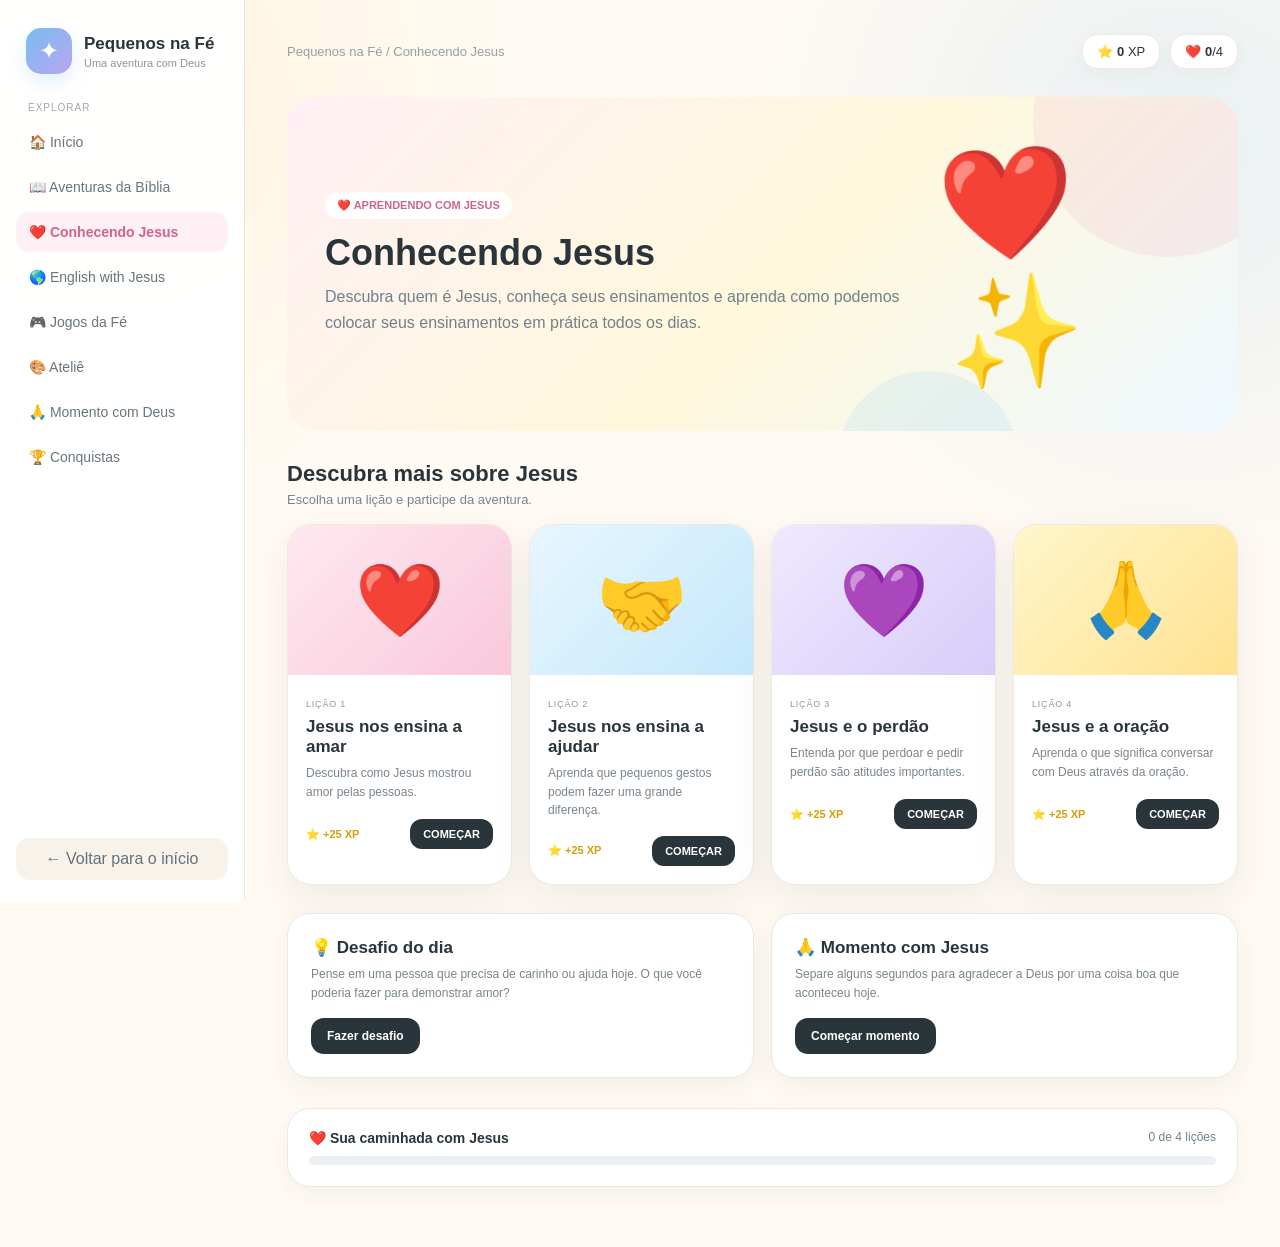
<file: jesus.html>
<!DOCTYPE html>
<html lang="pt-BR">
<head>
<meta charset="UTF-8">
<meta name="viewport" content="width=device-width, initial-scale=1.0">

<title>Conhecendo Jesus — Pequenos na Fé</title>

<style>
*{
    margin:0;
    padding:0;
    box-sizing:border-box;
}

:root{
    --bg:#fffaf3;
    --card:#ffffff;
    --text:#29353b;
    --muted:#78858d;

    --blue:#78bdf2;
    --blue-dark:#4b9bdd;
    --yellow:#ffd86b;
    --mint:#8dddc0;
    --purple:#b9a5ee;
    --pink:#f3aac5;
    --green:#63c79b;

    --shadow:0 15px 40px rgba(50,60,70,.08);
}

body{
    min-height:100vh;
    background:
        radial-gradient(
            circle at 8% 8%,
            rgba(255,216,107,.17),
            transparent 25%
        ),
        radial-gradient(
            circle at 92% 12%,
            rgba(120,189,242,.16),
            transparent 27%
        ),
        var(--bg);

    color:var(--text);
    font-family:Arial,Helvetica,sans-serif;
}

button{
    font:inherit;
}

a{
    color:inherit;
    text-decoration:none;
}

/* =========================
   SIDEBAR
========================= */

.sidebar{
    position:fixed;
    left:0;
    top:0;
    bottom:0;
    width:245px;

    background:rgba(255,255,255,.96);

    border-right:1px solid #eee7de;

    padding:24px 16px;

    z-index:30;
}

.logo{
    display:flex;
    align-items:center;
    gap:12px;

    padding:4px 10px 28px;
}

.logo-icon{
    width:46px;
    height:46px;

    border-radius:15px;

    background:
        linear-gradient(
            135deg,
            #78bdf2,
            #b9a5ee
        );

    display:flex;
    align-items:center;
    justify-content:center;

    color:white;
    font-size:24px;

    box-shadow:
        0 8px 18px
        rgba(120,189,242,.22);
}

.logo strong{
    display:block;
    font-size:17px;
}

.logo span{
    display:block;
    color:#8a959c;
    font-size:11px;
    margin-top:3px;
}

.menu-title{
    color:#a1a8ad;
    font-size:10px;

    text-transform:uppercase;
    letter-spacing:1px;

    padding:0 12px 9px;
}

.menu{
    display:flex;
    flex-direction:column;
    gap:5px;
}

.menu a{
    display:flex;
    align-items:center;
    gap:11px;

    padding:12px 13px;

    border-radius:14px;

    color:#69757c;
    font-size:14px;

    transition:.2s;
}

.menu a:hover{
    background:#f5f8fa;
}

.menu a.active{
    background:#fff0f6;
    color:#d0648d;
    font-weight:bold;
}

.sidebar-bottom{
    position:absolute;
    left:16px;
    right:16px;
    bottom:20px;
}

.back-btn{
    width:100%;

    border:0;

    background:#f7f3eb;
    color:#657178;

    border-radius:14px;

    padding:12px;

    cursor:pointer;
}

/* =========================
   MAIN
========================= */

.main{
    margin-left:245px;

    padding:34px 42px 60px;

    max-width:1450px;
}

.topbar{
    display:flex;
    align-items:center;
    justify-content:space-between;

    margin-bottom:28px;
}

.crumb{
    color:#98a0a6;
    font-size:13px;
}

.stats{
    display:flex;
    gap:10px;
}

.stat{
    background:#fff;

    border:1px solid #eee8df;

    border-radius:15px;

    padding:9px 14px;

    font-size:13px;

    box-shadow:
        0 5px 18px
        rgba(50,60,70,.04);
}

/* =========================
   HERO
========================= */

.hero{
    position:relative;

    overflow:hidden;

    min-height:285px;

    border-radius:31px;

    padding:38px;

    display:flex;
    justify-content:space-between;
    align-items:center;

    background:
        linear-gradient(
            135deg,
            #fff0f6 0%,
            #fff8dc 52%,
            #eef8ff 100%
        );

    margin-bottom:30px;
}

.hero:before{
    content:"";

    position:absolute;

    width:270px;
    height:270px;

    border-radius:50%;

    right:-65px;
    top:-110px;

    background:
        rgba(243,170,197,.18);
}

.hero:after{
    content:"";

    position:absolute;

    width:180px;
    height:180px;

    border-radius:50%;

    right:220px;
    bottom:-120px;

    background:
        rgba(120,189,242,.13);
}

.hero-content{
    position:relative;
    z-index:3;
}

.badge{
    display:inline-block;

    background:white;

    color:#d0648d;

    padding:7px 12px;

    border-radius:30px;

    font-size:11px;
    font-weight:bold;

    margin-bottom:13px;
}

.hero h1{
    font-size:36px;

    margin-bottom:10px;
}

.hero p{
    max-width:660px;

    color:#71808a;

    line-height:1.65;
}

.hero-art{
    position:relative;

    z-index:3;

    font-size:110px;

    transform:rotate(-4deg);
}

/* =========================
   SECTION
========================= */

.section-title{
    margin-bottom:17px;
}

.section-title h2{
    font-size:22px;
}

.section-title p{
    color:var(--muted);
    font-size:13px;
    margin-top:5px;
}

/* =========================
   CARDS
========================= */

.lessons{
    display:grid;

    grid-template-columns:
        repeat(4,1fr);

    gap:17px;
}

.lesson-card{
    background:#fff;

    border:1px solid #eee8df;

    border-radius:24px;

    overflow:hidden;

    box-shadow:var(--shadow);

    transition:.25s;
}

.lesson-card:hover{
    transform:translateY(-5px);
}

.lesson-cover{
    height:150px;

    display:flex;
    align-items:center;
    justify-content:center;

    font-size:72px;

    position:relative;
}

.cover-love{
    background:
        linear-gradient(
            135deg,
            #ffe8f0,
            #f8c9db
        );
}

.cover-help{
    background:
        linear-gradient(
            135deg,
            #e7f6ff,
            #c5e8fb
        );
}

.cover-forgive{
    background:
        linear-gradient(
            135deg,
            #eee9ff,
            #d8cdf8
        );
}

.cover-pray{
    background:
        linear-gradient(
            135deg,
            #fff6cb,
            #ffe291
        );
}

.lesson-info{
    padding:18px;
}

.lesson-tag{
    display:inline-block;

    font-size:9px;

    text-transform:uppercase;

    letter-spacing:.8px;

    color:#8a969c;

    margin-bottom:8px;
}

.lesson-info h3{
    font-size:17px;

    margin-bottom:7px;
}

.lesson-info p{
    font-size:12px;

    line-height:1.55;

    color:#7a858d;

    min-height:39px;
}

.lesson-bottom{
    margin-top:16px;

    display:flex;

    align-items:center;

    justify-content:space-between;
}

.lesson-xp{
    color:#d59d08;

    font-size:11px;

    font-weight:bold;
}

.lesson-status{
    display:none;

    color:#299365;

    font-size:10px;

    font-weight:bold;
}

.lesson-card.completed
.lesson-status{
    display:inline-block;
}

.play-btn{
    border:0;

    background:#29353b;

    color:white;

    border-radius:12px;

    padding:9px 13px;

    cursor:pointer;

    font-size:11px;

    font-weight:bold;
}

.lesson-card.completed
.play-btn{
    background:#63c79b;
}

/* =========================
   BONUS CARD
========================= */

.special{
    margin-top:28px;

    display:grid;

    grid-template-columns:
        1fr 1fr;

    gap:17px;
}

.special-card{
    border-radius:23px;

    padding:23px;

    background:white;

    border:1px solid #eee8df;

    box-shadow:
        0 10px 30px
        rgba(50,60,70,.06);
}

.special-card h3{
    font-size:17px;

    margin-bottom:7px;
}

.special-card p{
    color:#78858c;

    font-size:12px;

    line-height:1.6;

    margin-bottom:15px;
}

.special-button{
    border:0;

    background:#29353b;

    color:white;

    border-radius:13px;

    padding:11px 16px;

    cursor:pointer;

    font-weight:bold;

    font-size:12px;
}

/* =========================
   PROGRESS
========================= */

.progress-section{
    margin-top:30px;

    background:white;

    border:1px solid #eee8df;

    border-radius:23px;

    padding:21px;

    box-shadow:
        0 8px 25px
        rgba(50,60,70,.05);
}

.progress-head{
    display:flex;

    justify-content:space-between;

    margin-bottom:10px;
}

.progress-head strong{
    font-size:14px;
}

.progress-head span{
    color:#71808a;

    font-size:12px;
}

.progress-line{
    height:9px;

    border-radius:20px;

    background:#edf0f2;

    overflow:hidden;
}

.progress-fill{
    height:100%;

    width:0%;

    background:
        linear-gradient(
            90deg,
            #f3aac5,
            #b9a5ee
        );

    transition:.5s;
}

/* =========================
   MODAL
========================= */

.modal{
    position:fixed;

    inset:0;

    z-index:100;

    background:
        rgba(30,40,46,.58);

    backdrop-filter:blur(7px);

    display:none;

    align-items:center;

    justify-content:center;

    padding:20px;
}

.modal.open{
    display:flex;
}

.window{
    width:min(900px,100%);

    max-height:92vh;

    overflow:auto;

    background:white;

    border-radius:30px;

    box-shadow:
        0 30px 90px
        rgba(0,0,0,.23);
}

.window-header{
    display:flex;

    justify-content:space-between;

    align-items:center;

    padding:20px 24px;

    border-bottom:1px solid #eee;
}

.window-title{
    display:flex;

    align-items:center;

    gap:12px;
}

.window-icon{
    width:46px;
    height:46px;

    border-radius:14px;

    background:#fff0f6;

    display:flex;
    align-items:center;
    justify-content:center;

    font-size:25px;
}

.window-title h2{
    font-size:19px;
}

.window-title small{
    display:block;

    color:#89949b;

    font-size:11px;

    margin-top:3px;
}

.close{
    width:38px;
    height:38px;

    border:0;

    border-radius:50%;

    background:#f2f4f5;

    cursor:pointer;

    font-size:20px;
}

.window-body{
    padding:28px;
}

/* =========================
   LESSON READER
========================= */

.reader-progress{
    height:7px;

    background:#edf0f2;

    border-radius:20px;

    overflow:hidden;

    margin-bottom:22px;
}

.reader-progress-fill{
    height:100%;

    width:0;

    background:
        linear-gradient(
            90deg,
            #f3aac5,
            #b9a5ee
        );

    transition:.3s;
}

.lesson-scene{
    text-align:center;

    background:
        linear-gradient(
            135deg,
            #fff6fa,
            #fffbed
        );

    border:1px solid #f0e9e8;

    border-radius:25px;

    padding:30px;
}

.scene-icon{
    font-size:82px;

    margin-bottom:13px;
}

.lesson-scene h3{
    font-size:25px;

    margin-bottom:11px;
}

.lesson-scene p{
    max-width:650px;

    margin:auto;

    color:#687780;

    line-height:1.75;

    font-size:15px;
}

.teaching{
    margin-top:18px;

    background:#f8f4ff;

    border-radius:18px;

    padding:18px;

    text-align:center;

    color:#695b92;

    font-size:13px;

    line-height:1.6;
}

.actions{
    display:flex;

    justify-content:center;

    gap:10px;

    margin-top:20px;
}

.primary{
    border:0;

    background:#d0648d;

    color:white;

    border-radius:14px;

    padding:13px 21px;

    cursor:pointer;

    font-weight:bold;
}

.secondary{
    border:0;

    background:#f0f2f3;

    color:#58656c;

    border-radius:14px;

    padding:13px 21px;

    cursor:pointer;

    font-weight:bold;
}

/* =========================
   QUESTIONS
========================= */

.question{
    text-align:center;
}

.question-label{
    display:inline-block;

    background:#fff0c5;

    color:#ad8210;

    border-radius:30px;

    padding:7px 12px;

    font-size:10px;

    font-weight:bold;

    margin-bottom:14px;
}

.question h3{
    font-size:23px;

    margin-bottom:9px;
}

.question p{
    color:#75818a;

    font-size:13px;

    margin-bottom:18px;
}

.options{
    display:grid;

    grid-template-columns:
        1fr 1fr;

    gap:12px;
}

.option{
    border:2px solid #edf0f2;

    background:#fff;

    border-radius:16px;

    padding:15px;

    cursor:pointer;

    font-weight:bold;

    text-align:left;

    transition:.2s;
}

.option:hover{
    border-color:#edb6c9;

    background:#fff8fb;
}

.option.correct{
    background:#eaf9f2;

    border-color:#65c79c;

    color:#28875f;
}

.option.wrong{
    background:#fff0f1;

    border-color:#ef8a91;

    color:#c44f58;
}

.feedback{
    min-height:25px;

    margin-top:15px;

    font-weight:bold;
}

.next{
    display:none;

    border:0;

    background:#d0648d;

    color:white;

    border-radius:13px;

    padding:11px 20px;

    cursor:pointer;

    font-weight:bold;

    margin:10px auto 0;
}

.next.show{
    display:block;
}

/* =========================
   END
========================= */

.finish{
    text-align:center;

    padding:20px 10px;
}

.finish-icon{
    font-size:78px;

    margin-bottom:12px;
}

.finish h2{
    font-size:28px;

    margin-bottom:8px;
}

.finish p{
    color:#75818a;

    line-height:1.6;
}

.finish-xp{
    color:#d59d08;

    font-weight:bold;

    font-size:18px;

    margin:18px 0;
}

.finish-buttons{
    display:flex;

    justify-content:center;

    gap:10px;

    margin-top:20px;
}

/* =========================
   TOAST
========================= */

.toast{
    position:fixed;

    right:24px;
    bottom:24px;

    background:#29353b;

    color:white;

    padding:13px 18px;

    border-radius:14px;

    z-index:300;

    transform:translateY(100px);

    opacity:0;

    transition:.3s;

    font-size:13px;
}

.toast.show{
    transform:translateY(0);

    opacity:1;
}

/* =========================
   MOBILE
========================= */

@media(max-width:1100px){

    .lessons{
        grid-template-columns:
            repeat(2,1fr);
    }
}

@media(max-width:850px){

    .sidebar{
        position:static;

        width:100%;

        height:auto;

        border-right:0;

        border-bottom:1px solid #eee7de;
    }

    .sidebar-bottom{
        display:none;
    }

    .menu-title{
        display:none;
    }

    .menu{
        flex-direction:row;

        overflow-x:auto;
    }

    .main{
        margin-left:0;

        padding:22px 15px 45px;
    }

    .hero-art{
        display:none;
    }

    .special{
        grid-template-columns:1fr;
    }
}

@media(max-width:600px){

    .lessons{
        grid-template-columns:1fr;
    }

    .hero{
        padding:27px;
    }

    .hero h1{
        font-size:29px;
    }

    .stats{
        display:none;
    }

    .window-body{
        padding:18px;
    }

    .lesson-scene{
        padding:23px 17px;
    }

    .scene-icon{
        font-size:65px;
    }

    .lesson-scene h3{
        font-size:21px;
    }

    .options{
        grid-template-columns:1fr;
    }

    .actions{
        flex-direction:column;
    }

    .primary,
    .secondary{
        width:100%;
    }

    .finish-buttons{
        flex-direction:column;
    }
}
</style>
</head>

<body>

<aside class="sidebar">

    <div class="logo">

        <div class="logo-icon">
            ✦
        </div>

        <div>
            <strong>Pequenos na Fé</strong>
            <span>Uma aventura com Deus</span>
        </div>

    </div>

    <div class="menu-title">
        Explorar
    </div>

    <nav class="menu">

        <a href="painel.html">
            🏠 Início
        </a>

        <a href="historias.html">
            📖 Aventuras da Bíblia
        </a>

        <a
            href="jesus.html"
            class="active"
        >
            ❤️ Conhecendo Jesus
        </a>

        <a href="ingles.html">
            🌎 English with Jesus
        </a>

        <a href="jogos.html">
            🎮 Jogos da Fé
        </a>

        <a href="atividades.html">
            🎨 Ateliê
        </a>


        </a>

        <a href="momento-deus.html">
            🙏 Momento com Deus
        </a>

        <a href="conquistas.html">
            🏆 Conquistas
        </a>

    </nav>

    <div class="sidebar-bottom">

        <button
            class="back-btn"
            onclick="window.location.href='painel.html'"
        >
            ← Voltar para o início
        </button>

    </div>

</aside>

<main class="main">

    <div class="topbar">

        <div class="crumb">
            Pequenos na Fé / Conhecendo Jesus
        </div>

        <div class="stats">

            <div class="stat">
                ⭐ <strong id="xpTotal">0</strong> XP
            </div>

            <div class="stat">
                ❤️ <strong id="aulasFeitas">0</strong>/4
            </div>

        </div>

    </div>

    <section class="hero">

        <div class="hero-content">

            <span class="badge">
                ❤️ APRENDENDO COM JESUS
            </span>

            <h1>
                Conhecendo Jesus
            </h1>

            <p>
                Descubra quem é Jesus, conheça seus ensinamentos
                e aprenda como podemos colocar seus ensinamentos
                em prática todos os dias.
            </p>

        </div>

        <div class="hero-art">
            ❤️✨
        </div>

    </section>

    <section>

        <div class="section-title">

            <h2>
                Descubra mais sobre Jesus
            </h2>

            <p>
                Escolha uma lição e participe da aventura.
            </p>

        </div>

        <div class="lessons">

            <!-- AMOR -->

            <article
                class="lesson-card"
                data-lesson-card="amor"
            >

                <div class="lesson-cover cover-love">
                    ❤️
                </div>

                <div class="lesson-info">

                    <span class="lesson-tag">
                        Lição 1
                    </span>

                    <h3>
                        Jesus nos ensina a amar
                    </h3>

                    <p>
                        Descubra como Jesus mostrou amor
                        pelas pessoas.
                    </p>

                    <div class="lesson-bottom">

                        <span class="lesson-xp">
                            ⭐ +25 XP
                        </span>

                        <span class="lesson-status">
                            ✓ Concluída
                        </span>

                        <button
                            class="play-btn"
                            onclick="abrirLicao('amor')"
                        >
                            COMEÇAR
                        </button>

                    </div>

                </div>

            </article>

            <!-- AJUDAR -->

            <article
                class="lesson-card"
                data-lesson-card="ajudar"
            >

                <div class="lesson-cover cover-help">
                    🤝
                </div>

                <div class="lesson-info">

                    <span class="lesson-tag">
                        Lição 2
                    </span>

                    <h3>
                        Jesus nos ensina a ajudar
                    </h3>

                    <p>
                        Aprenda que pequenos gestos
                        podem fazer uma grande diferença.
                    </p>

                    <div class="lesson-bottom">

                        <span class="lesson-xp">
                            ⭐ +25 XP
                        </span>

                        <span class="lesson-status">
                            ✓ Concluída
                        </span>

                        <button
                            class="play-btn"
                            onclick="abrirLicao('ajudar')"
                        >
                            COMEÇAR
                        </button>

                    </div>

                </div>

            </article>

            <!-- PERDÃO -->

            <article
                class="lesson-card"
                data-lesson-card="perdao"
            >

                <div class="lesson-cover cover-forgive">
                    💜
                </div>

                <div class="lesson-info">

                    <span class="lesson-tag">
                        Lição 3
                    </span>

                    <h3>
                        Jesus e o perdão
                    </h3>

                    <p>
                        Entenda por que perdoar e pedir
                        perdão são atitudes importantes.
                    </p>

                    <div class="lesson-bottom">

                        <span class="lesson-xp">
                            ⭐ +25 XP
                        </span>

                        <span class="lesson-status">
                            ✓ Concluída
                        </span>

                        <button
                            class="play-btn"
                            onclick="abrirLicao('perdao')"
                        >
                            COMEÇAR
                        </button>

                    </div>

                </div>

            </article>

            <!-- ORAÇÃO -->

            <article
                class="lesson-card"
                data-lesson-card="oracao"
            >

                <div class="lesson-cover cover-pray">
                    🙏
                </div>

                <div class="lesson-info">

                    <span class="lesson-tag">
                        Lição 4
                    </span>

                    <h3>
                        Jesus e a oração
                    </h3>

                    <p>
                        Aprenda o que significa conversar
                        com Deus através da oração.
                    </p>

                    <div class="lesson-bottom">

                        <span class="lesson-xp">
                            ⭐ +25 XP
                        </span>

                        <span class="lesson-status">
                            ✓ Concluída
                        </span>

                        <button
                            class="play-btn"
                            onclick="abrirLicao('oracao')"
                        >
                            COMEÇAR
                        </button>

                    </div>

                </div>

            </article>

        </div>

    </section>

    <section class="special">

        <div class="special-card">

            <h3>
                💡 Desafio do dia
            </h3>

            <p>
                Pense em uma pessoa que precisa de carinho
                ou ajuda hoje. O que você poderia fazer
                para demonstrar amor?
            </p>

            <button
                class="special-button"
                onclick="abrirDesafioDoDia()"
            >
                Fazer desafio
            </button>

        </div>

        <div class="special-card">

            <h3>
                🙏 Momento com Jesus
            </h3>

            <p>
                Separe alguns segundos para agradecer a Deus
                por uma coisa boa que aconteceu hoje.
            </p>

            <button
                class="special-button"
                onclick="abrirMomento()"
            >
                Começar momento
            </button>

        </div>

    </section>

    <section class="progress-section">

        <div class="progress-head">

            <strong>
                ❤️ Sua caminhada com Jesus
            </strong>

            <span id="progressText">
                0 de 4 lições
            </span>

        </div>

        <div class="progress-line">

            <div
                class="progress-fill"
                id="progressFill"
            ></div>

        </div>

    </section>

</main>

<!-- MODAL -->

<div
    class="modal"
    id="modal"
>

    <div class="window">

        <header class="window-header">

            <div class="window-title">

                <div
                    class="window-icon"
                    id="windowIcon"
                >
                    ❤️
                </div>

                <div>

                    <h2 id="windowTitle">
                        Conhecendo Jesus
                    </h2>

                    <small id="windowSubtitle">
                        Pequenos na Fé
                    </small>

                </div>

            </div>

            <button
                class="close"
                onclick="fecharModal()"
            >
                ×
            </button>

        </header>

        <div
            class="window-body"
            id="windowBody"
        ></div>

    </div>

</div>

<div
    class="toast"
    id="toast"
></div>

<script>

/* =========================================================
   STORAGE
========================================================= */

const STORAGE_XP =
    "pequenosNaFe_jesus_xp";

const STORAGE_COMPLETAS =
    "pequenosNaFe_jesus_completas";

let xp =
    parseInt(
        localStorage.getItem(
            STORAGE_XP
        )
    ) || 0;

let completas =
    carregarCompletas();

function carregarCompletas(){

    try{

        const valor =
            localStorage.getItem(
                STORAGE_COMPLETAS
            );

        return valor
            ? JSON.parse(valor)
            : [];

    }catch{

        return [];
    }
}

function salvarCompletas(){

    localStorage.setItem(
        STORAGE_COMPLETAS,
        JSON.stringify(completas)
    );
}

/* =========================================================
   LIÇÕES
========================================================= */

const licoes = {

    amor:{

        titulo:
        "Jesus nos ensina a amar",

        subtitulo:
        "O amor que transforma",

        icon:"❤️",

        xp:25,

        cenas:[

            {
                icon:"❤️",
                titulo:"Jesus falava sobre amor",
                texto:
                "Jesus ensinava que devemos amar a Deus e também demonstrar amor pelas outras pessoas."
            },

            {
                icon:"🤝",
                titulo:"Amor aparece nas atitudes",
                texto:
                "Amar não significa apenas dizer palavras bonitas. Podemos demonstrar amor ajudando, respeitando, ouvindo e cuidando."
            },

            {
                icon:"😊",
                titulo:"Pequenos gestos",
                texto:
                "Um sorriso, uma palavra gentil ou uma ajuda podem fazer alguém se sentir importante e amado."
            },

            {
                icon:"🌎",
                titulo:"Amar as pessoas",
                texto:
                "Jesus ensinou que devemos tratar as pessoas com bondade e respeito, inclusive aquelas que são diferentes de nós."
            }

        ],

        pergunta:
        "Qual dessas atitudes demonstra amor?",

        opcoes:[
            "Ajudar alguém",
            "Zombar de alguém",
            "Ignorar uma pessoa triste",
            "Ser cruel"
        ],

        correta:0,

        licao:
        "Jesus nos ensina que o amor aparece nas nossas atitudes. Podemos demonstrar amor todos os dias."

    },

    ajudar:{

        titulo:
        "Jesus nos ensina a ajudar",

        subtitulo:
        "Servir com carinho",

        icon:"🤝",

        xp:25,

        cenas:[

            {
                icon:"🤝",
                titulo:"Ajudar é importante",
                texto:
                "Jesus mostrou muitas vezes que devemos cuidar das pessoas e estar dispostos a ajudar."
            },

            {
                icon:"🧒",
                titulo:"Você também pode ajudar",
                texto:
                "Crianças podem ajudar de várias maneiras: guardar os brinquedos, ajudar em casa, compartilhar e cuidar dos amigos."
            },

            {
                icon:"💛",
                titulo:"Não precisa ser algo enorme",
                texto:
                "Uma pequena atitude pode fazer uma grande diferença na vida de alguém."
            },

            {
                icon:"🌟",
                titulo:"Servir com alegria",
                texto:
                "Quando ajudamos alguém com carinho, estamos colocando em prática aquilo que Jesus ensinou."
            }

        ],

        pergunta:
        "Qual atitude mostra que você quer ajudar?",

        opcoes:[
            "Fingir que não viu",
            "Ajudar alguém que precisa",
            "Rir da pessoa",
            "Brigar"
        ],

        correta:1,

        licao:
        "Ajudar pode começar com coisas pequenas. Procure oportunidades para cuidar das pessoas ao seu redor."

    },

    perdao:{

        titulo:
        "Jesus e o perdão",

        subtitulo:
        "Aprendendo a perdoar",

        icon:"💜",

        xp:25,

        cenas:[

            {
                icon:"💜",
                titulo:"Todos podem errar",
                texto:
                "Às vezes nós erramos e às vezes outras pessoas erram conosco. Jesus ensinou sobre a importância do perdão."
            },

            {
                icon:"😔",
                titulo:"Quando fazemos algo errado",
                texto:
                "Quando percebemos que fizemos algo errado, podemos reconhecer o erro, pedir desculpas e tentar fazer melhor."
            },

            {
                icon:"🫶",
                titulo:"Perdoar",
                texto:
                "Perdoar significa escolher não guardar o erro como motivo para continuar machucando a outra pessoa."
            },

            {
                icon:"🌱",
                titulo:"Um novo começo",
                texto:
                "O perdão pode ajudar relacionamentos a recomeçarem com mais amor e respeito."
            }

        ],

        pergunta:
        "O que podemos fazer quando percebemos que erramos?",

        opcoes:[
            "Fingir que nada aconteceu",
            "Culpar outra pessoa",
            "Pedir desculpas e tentar melhorar",
            "Ficar bravo"
        ],

        correta:2,

        licao:
        "Pedir perdão exige humildade. Quando erramos, podemos reconhecer o erro e buscar um novo começo."

    },

    oracao:{

        titulo:
        "Jesus e a oração",

        subtitulo:
        "Conversando com Deus",

        icon:"🙏",

        xp:25,

        cenas:[

            {
                icon:"🙏",
                titulo:"O que é oração?",
                texto:
                "Orar é conversar com Deus. Podemos falar com Ele sobre nossos sentimentos, agradecer e pedir ajuda."
            },

            {
                icon:"❤️",
                titulo:"Podemos conversar com Deus",
                texto:
                "Não precisamos usar palavras difíceis. Podemos falar com Deus com sinceridade."
            },

            {
                icon:"🌅",
                titulo:"Em qualquer momento",
                texto:
                "Podemos orar pela manhã, antes de dormir, quando estamos felizes ou quando precisamos de ajuda."
            },

            {
                icon:"✨",
                titulo:"Um momento especial",
                texto:
                "A oração pode ser um momento tranquilo para agradecer a Deus e lembrar que Ele está presente."
            }

        ],

        pergunta:
        "O que podemos fazer durante uma oração?",

        opcoes:[
            "Conversar com Deus",
            "Brigar",
            "Zombar das pessoas",
            "Ignorar tudo"
        ],

        correta:0,

        licao:
        "A oração é uma maneira de conversar com Deus. Você pode falar com Ele com sinceridade e gratidão."

    }

};

/* =========================================================
   ESTADO
========================================================= */

let licaoAtual = null;
let etapa = 0;
let respondeu = false;

/* =========================================================
   ABRIR
========================================================= */

function abrirLicao(id){

    licaoAtual =
        licoes[id];

    if(!licaoAtual){
        return;
    }

    etapa = 0;

    respondeu = false;

    document.getElementById(
        "windowIcon"
    ).textContent =
        licaoAtual.icon;

    document.getElementById(
        "windowTitle"
    ).textContent =
        licaoAtual.titulo;

    document.getElementById(
        "windowSubtitle"
    ).textContent =
        licaoAtual.subtitulo;

    document
        .getElementById("modal")
        .classList.add("open");

    renderEtapa();
}

/* =========================================================
   ETAPA
========================================================= */

function renderEtapa(){

    const total =
        licaoAtual.cenas.length;

    const cena =
        licaoAtual.cenas[etapa];

    const progresso =
        (etapa / total) * 100;

    document.getElementById(
        "windowBody"
    ).innerHTML = `

        <div class="reader-progress">

            <div
                class="reader-progress-fill"
                style="width:${progresso}%"
            ></div>

        </div>

        <div class="lesson-scene">

            <div class="scene-icon">
                ${cena.icon}
            </div>

            <h3>
                ${cena.titulo}
            </h3>

            <p>
                ${cena.texto}
            </p>

        </div>

        <div class="actions">

            ${
                etapa > 0
                ?
                `
                <button
                    class="secondary"
                    onclick="etapaAnterior()"
                >
                    ← Voltar
                </button>
                `
                :
                ""
            }

            <button
                class="primary"
                onclick="proximaEtapa()"
            >
                ${
                    etapa === total - 1
                    ?
                    "🧠 Fazer atividade"
                    :
                    "Continuar →"
                }
            </button>

        </div>
    `;
}

/* =========================================================
   NAVEGAÇÃO
========================================================= */

function proximaEtapa(){

    if(
        etapa <
        licaoAtual.cenas.length - 1
    ){

        etapa++;

        renderEtapa();

    }else{

        renderPergunta();
    }
}

function etapaAnterior(){

    if(etapa > 0){

        etapa--;

        renderEtapa();
    }
}

/* =========================================================
   PERGUNTA
========================================================= */

function renderPergunta(){

    respondeu = false;

    document.getElementById(
        "windowBody"
    ).innerHTML = `

        <div class="reader-progress">

            <div
                class="reader-progress-fill"
                style="width:100%"
            ></div>

        </div>

        <div class="question">

            <span class="question-label">
                🧠 O QUE VOCÊ APRENDEU?
            </span>

            <h3>
                ${licaoAtual.pergunta}
            </h3>

            <p>
                Escolha a resposta correta.
            </p>

            <div class="options">

                ${licaoAtual.opcoes
                    .map(
                        (opcao,index) => `

                            <button
                                class="option"
                                onclick="responder(${index})"
                            >
                                ${opcao}
                            </button>

                        `
                    )
                    .join("")
                }

            </div>

            <div
                class="feedback"
                id="feedback"
            ></div>

            <button
                class="next"
                id="nextButton"
                onclick="finalizarLicao()"
            >
                Ver minha recompensa ✨
            </button>

        </div>
    `;
}

/* =========================================================
   RESPOSTA
========================================================= */

function responder(index){

    if(respondeu){
        return;
    }

    respondeu = true;

    const botoes =
        document.querySelectorAll(
            ".option"
        );

    botoes.forEach(
        (botao,i) => {

            if(
                i ===
                licaoAtual.correta
            ){

                botao.classList.add(
                    "correct"
                );
            }

            if(
                i === index &&
                i !== licaoAtual.correta
            ){

                botao.classList.add(
                    "wrong"
                );
            }

            botao.disabled = true;
        }
    );

    const feedback =
        document.getElementById(
            "feedback"
        );

    if(
        index ===
        licaoAtual.correta
    ){

        feedback.innerHTML =
            "🎉 Muito bem! Você aprendeu!";

    }else{

        feedback.innerHTML =
            "💡 Quase! A resposta correta está destacada.";
    }

    document
        .getElementById(
            "nextButton"
        )
        .classList.add("show");
}

/* =========================================================
   FINALIZAR
========================================================= */

function finalizarLicao(){

    const id =
        Object.keys(licoes)
            .find(
                chave =>
                    licoes[chave] ===
                    licaoAtual
            );

    const primeiraVez =
        !completas.includes(id);

    if(primeiraVez){

        completas.push(id);

        salvarCompletas();

        xp += licaoAtual.xp;

        localStorage.setItem(
            STORAGE_XP,
            String(xp)
        );

        mostrarToast(
            `⭐ +${licaoAtual.xp} XP!`
        );
    }

    atualizarInterface();

    document.getElementById(
        "windowBody"
    ).innerHTML = `

        <div class="finish">

            <div class="finish-icon">
                ${
                    primeiraVez
                    ? "❤️"
                    : "✨"
                }
            </div>

            <h2>
                ${
                    primeiraVez
                    ?
                    "Lição concluída!"
                    :
                    "Você terminou novamente!"
                }
            </h2>

            <p>
                ${licaoAtual.licao}
            </p>

            ${
                primeiraVez
                ?
                `
                <div class="finish-xp">
                    ⭐ +${licaoAtual.xp} XP
                </div>
                `
                :
                `
                <div
                    style="
                    margin-top:18px;
                    color:#78858d;
                    font-size:13px;
                    "
                >
                    O XP dessa lição já foi conquistado.
                </div>
                `
            }

            <div class="finish-buttons">

                <button
                    class="primary"
                    onclick="abrirLicao('${id}')"
                >
                    🔄 Aprender novamente
                </button>

                <button
                    class="secondary"
                    onclick="fecharModal()"
                >
                    Voltar
                </button>

            </div>

        </div>
    `;
}

/* =========================================================
   DESAFIO DO DIA
========================================================= */

function abrirDesafioDoDia(){

    document.getElementById(
        "windowIcon"
    ).textContent = "🌟";

    document.getElementById(
        "windowTitle"
    ).textContent =
        "Desafio do Dia";

    document.getElementById(
        "windowSubtitle"
    ).textContent =
        "Uma pequena atitude de amor";

    document
        .getElementById("modal")
        .classList.add("open");

    document.getElementById(
        "windowBody"
    ).innerHTML = `

        <div class="question">

            <div
                style="
                font-size:78px;
                margin-bottom:15px;
                "
            >
                🤝
            </div>

            <span class="question-label">
                🌟 DESAFIO
            </span>

            <h3>
                O que você pode fazer hoje
                para ajudar alguém?
            </h3>

            <p>
                Escolha uma atitude que você pode
                colocar em prática.
            </p>

            <div class="options">

                <button
                    class="option"
                    onclick="concluirDesafio('ajudar')"
                >
                    🤝 Ajudar alguém
                </button>

                <button
                    class="option"
                    onclick="concluirDesafio('compartilhar')"
                >
                    🎁 Compartilhar algo
                </button>

                <button
                    class="option"
                    onclick="concluirDesafio('carinho')"
                >
                    ❤️ Dar carinho
                </button>

                <button
                    class="option"
                    onclick="concluirDesafio('palavra')"
                >
                    😊 Dizer uma palavra gentil
                </button>

            </div>

            <div
                id="feedback"
                class="feedback"
            ></div>

        </div>
    `;
}

function concluirDesafio(){

    const botoes =
        document.querySelectorAll(
            ".option"
        );

    botoes.forEach(
        botao => {
            botao.disabled = true;
            botao.classList.add(
                "correct"
            );
        }
    );

    document.getElementById(
        "feedback"
    ).innerHTML =
        "🌟 Muito bem! Agora tente colocar essa atitude em prática hoje!";
}

/* =========================================================
   MOMENTO
========================================================= */

function abrirMomento(){

    document.getElementById(
        "windowIcon"
    ).textContent = "🙏";

    document.getElementById(
        "windowTitle"
    ).textContent =
        "Momento com Jesus";

    document.getElementById(
        "windowSubtitle"
    ).textContent =
        "Um pequeno momento de gratidão";

    document
        .getElementById("modal")
        .classList.add("open");

    document.getElementById(
        "windowBody"
    ).innerHTML = `

        <div class="finish">

            <div class="finish-icon">
                🙏
            </div>

            <h2>
                Vamos agradecer?
            </h2>

            <p>
                Feche os olhos por alguns segundos
                e pense em uma coisa boa pela qual
                você é grato hoje.
            </p>

            <div
                style="
                background:#fff8dc;
                border-radius:20px;
                padding:20px;
                margin-top:20px;
                color:#806b28;
                line-height:1.7;
                font-size:14px;
                "
            >
                "Obrigado, Deus, por tudo de bom
                que existe na minha vida.
                Cuida de mim, da minha família
                e das pessoas que eu amo. Amém."
            </div>

            <div class="finish-buttons">

                <button
                    class="primary"
                    onclick="mostrarToast('🙏 Momento concluído!')"
                >
                    ❤️ Amém!
                </button>

                <button
                    class="secondary"
                    onclick="fecharModal()"
                >
                    Voltar
                </button>

            </div>

        </div>
    `;
}

/* =========================================================
   FECHAR
========================================================= */

function fecharModal(){

    document
        .getElementById("modal")
        .classList.remove("open");
}

document
    .getElementById("modal")
    .addEventListener(
        "click",
        function(event){

            if(
                event.target === this
            ){

                fecharModal();
            }
        }
    );

document.addEventListener(
    "keydown",
    function(event){

        if(
            event.key === "Escape"
        ){

            fecharModal();
        }
    }
);

/* =========================================================
   INTERFACE
========================================================= */

function atualizarInterface(){

    document.getElementById(
        "xpTotal"
    ).textContent =
        xp;

    document.getElementById(
        "aulasFeitas"
    ).textContent =
        completas.length;

    const porcentagem =
        (completas.length / 4) * 100;

    document.getElementById(
        "progressFill"
    ).style.width =
        porcentagem + "%";

    document.getElementById(
        "progressText"
    ).textContent =
        `${completas.length} de 4 lições`;

    document
        .querySelectorAll(
            "[data-lesson-card]"
        )
        .forEach(card => {

            const id =
                card.dataset.lessonCard;

            if(
                completas.includes(id)
            ){

                card.classList.add(
                    "completed"
                );

                const botao =
                    card.querySelector(
                        ".play-btn"
                    );

                if(botao){

                    botao.textContent =
                        "REVER";
                }
            }
        });
}

/* =========================================================
   TOAST
========================================================= */

function mostrarToast(texto){

    const toast =
        document.getElementById(
            "toast"
        );

    toast.textContent =
        texto;

    toast.classList.add(
        "show"
    );

    clearTimeout(
        window.toastTimer
    );

    window.toastTimer =
        setTimeout(
            () => {

                toast.classList.remove(
                    "show"
                );

            },
            2500
        );
}

/* =========================================================
   START
========================================================= */

atualizarInterface();

</script>

</body>
</html>
</file>
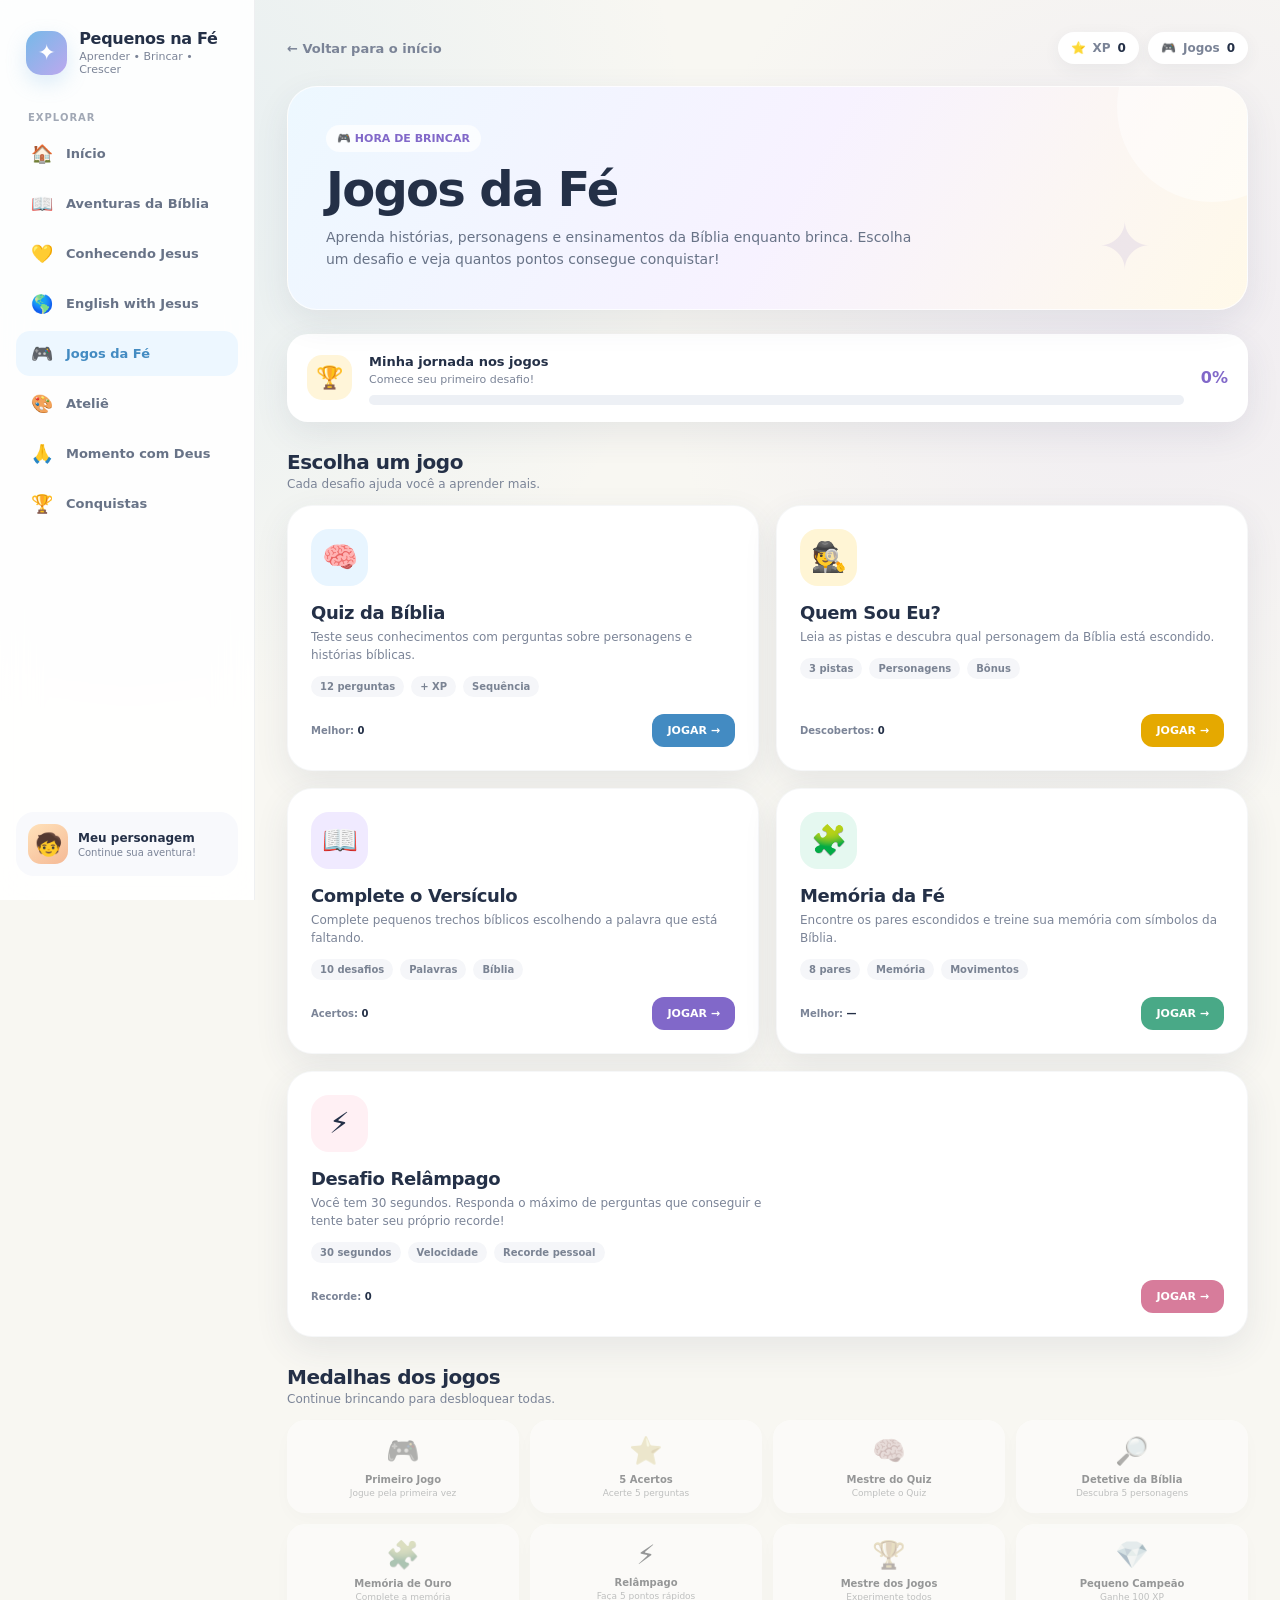
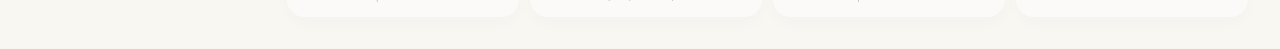
<file: jogos.html>
<!DOCTYPE html>
<html lang="pt-BR">
<head>
    <meta charset="UTF-8">
    <meta name="viewport" content="width=device-width, initial-scale=1.0">

    <title>Jogos da Fé — Pequenos na Fé</title>

    <meta
        name="description"
        content="Jogos bíblicos educativos para aprender brincando."
    >

    <style>
        * {
            margin: 0;
            padding: 0;
            box-sizing: border-box;
        }

        :root {
            --bg: #f8f7f2;
            --card: #ffffff;
            --text: #243047;
            --muted: #7b8497;

            --blue: #76b9e8;
            --blue-dark: #438bc2;

            --yellow: #ffd66b;
            --yellow-dark: #e5a900;

            --mint: #9ddfc6;
            --mint-dark: #49a987;

            --purple: #bca8ee;
            --purple-dark: #8168c9;

            --pink: #f2b5c7;
            --pink-dark: #d77c9b;

            --green: #8fd29f;
            --red: #ef9a9a;

            --shadow:
                0 12px 35px rgba(55, 70, 100, 0.09);

            --radius: 24px;
        }

        body {
            min-height: 100vh;
            background:
                radial-gradient(
                    circle at 10% 10%,
                    rgba(118,185,232,.14),
                    transparent 30%
                ),
                radial-gradient(
                    circle at 90% 20%,
                    rgba(188,168,238,.14),
                    transparent 28%
                ),
                var(--bg);

            color: var(--text);
            font-family:
                Inter,
                ui-sans-serif,
                system-ui,
                -apple-system,
                BlinkMacSystemFont,
                "Segoe UI",
                sans-serif;
        }

        button,
        a {
            font: inherit;
        }

        button {
            cursor: pointer;
        }

        a {
            text-decoration: none;
            color: inherit;
        }

        /* =========================
           LAYOUT
        ========================= */

        .app {
            min-height: 100vh;
            display: flex;
        }

        .sidebar {
            width: 255px;
            position: fixed;
            inset: 0 auto 0 0;
            background: rgba(255,255,255,.9);
            backdrop-filter: blur(18px);
            border-right: 1px solid rgba(36,48,71,.07);
            padding: 24px 16px;
            z-index: 20;
            display: flex;
            flex-direction: column;
        }

        .brand {
            display: flex;
            align-items: center;
            gap: 12px;
            padding: 5px 10px 28px;
        }

        .brand-icon {
            width: 44px;
            height: 44px;
            border-radius: 15px;
            background: linear-gradient(
                135deg,
                var(--blue),
                var(--purple)
            );
            display: grid;
            place-items: center;
            color: white;
            font-size: 22px;
            box-shadow: 0 8px 20px rgba(118,185,232,.25);
        }

        .brand strong {
            display: block;
            font-size: 16px;
            letter-spacing: -.3px;
        }

        .brand span {
            display: block;
            color: var(--muted);
            font-size: 11px;
            margin-top: 2px;
        }

        .nav-title {
            padding: 8px 12px;
            font-size: 10px;
            font-weight: 800;
            text-transform: uppercase;
            letter-spacing: 1px;
            color: #a1a8b5;
        }

        .nav {
            display: flex;
            flex-direction: column;
            gap: 5px;
        }

        .nav a {
            min-height: 45px;
            display: flex;
            align-items: center;
            gap: 12px;
            padding: 10px 13px;
            border-radius: 14px;
            font-size: 13px;
            font-weight: 700;
            color: #687387;
            transition: .2s ease;
        }

        .nav a:hover {
            background: #f4f7fa;
            color: var(--text);
            transform: translateX(2px);
        }

        .nav a.active {
            background: #edf7ff;
            color: var(--blue-dark);
        }

        .nav-icon {
            width: 25px;
            text-align: center;
            font-size: 18px;
        }

        .sidebar-bottom {
            margin-top: auto;
        }

        .mini-profile {
            background: #f8f9fc;
            border-radius: 18px;
            padding: 12px;
            display: flex;
            align-items: center;
            gap: 10px;
        }

        .mini-avatar {
            width: 40px;
            height: 40px;
            border-radius: 13px;
            background: linear-gradient(
                145deg,
                #ffe2ba,
                #f5b995
            );
            display: grid;
            place-items: center;
            font-size: 22px;
        }

        .mini-profile strong {
            display: block;
            font-size: 12px;
        }

        .mini-profile span {
            display: block;
            font-size: 10px;
            color: var(--muted);
            margin-top: 2px;
        }

        .main {
            width: calc(100% - 255px);
            margin-left: 255px;
            padding: 32px;
        }

        .container {
            width: min(1200px, 100%);
            margin: 0 auto;
        }

        /* =========================
           TOP
        ========================= */

        .topbar {
            display: flex;
            justify-content: space-between;
            align-items: center;
            margin-bottom: 22px;
        }

        .back {
            display: inline-flex;
            align-items: center;
            gap: 7px;
            color: var(--muted);
            font-size: 13px;
            font-weight: 700;
        }

        .back:hover {
            color: var(--text);
        }

        .top-stats {
            display: flex;
            gap: 9px;
        }

        .stat-pill {
            display: flex;
            align-items: center;
            gap: 7px;
            padding: 9px 13px;
            border-radius: 999px;
            background: white;
            box-shadow: 0 5px 18px rgba(50,65,90,.06);
            font-size: 12px;
            font-weight: 800;
        }

        .stat-pill span {
            color: var(--muted);
        }

        /* =========================
           HERO
        ========================= */

        .hero {
            position: relative;
            overflow: hidden;
            border-radius: 30px;
            padding: 38px;
            margin-bottom: 24px;

            background:
                linear-gradient(
                    120deg,
                    #edf8ff 0%,
                    #f7f2ff 52%,
                    #fff9e9 100%
                );

            border: 1px solid rgba(255,255,255,.8);
            box-shadow: var(--shadow);
        }

        .hero::before {
            content: "";
            position: absolute;
            width: 190px;
            height: 190px;
            border-radius: 50%;
            background: rgba(255,255,255,.45);
            right: -60px;
            top: -75px;
        }

        .hero::after {
            content: "✦";
            position: absolute;
            right: 95px;
            bottom: 25px;
            font-size: 65px;
            color: rgba(129,104,201,.12);
        }

        .hero-content {
            position: relative;
            z-index: 1;
            max-width: 700px;
        }

        .eyebrow {
            display: inline-flex;
            align-items: center;
            gap: 7px;
            background: rgba(255,255,255,.75);
            padding: 7px 11px;
            border-radius: 999px;
            font-size: 11px;
            font-weight: 900;
            color: var(--purple-dark);
            margin-bottom: 13px;
        }

        .hero h1 {
            font-size: clamp(30px, 4vw, 48px);
            line-height: 1;
            letter-spacing: -1.7px;
            margin-bottom: 13px;
        }

        .hero p {
            color: #687387;
            line-height: 1.6;
            max-width: 610px;
            font-size: 14px;
        }

        /* =========================
           PROGRESS
        ========================= */

        .progress-card {
            display: grid;
            grid-template-columns: auto 1fr auto;
            align-items: center;
            gap: 17px;
            background: white;
            border-radius: 21px;
            padding: 17px 20px;
            margin-bottom: 28px;
            box-shadow: var(--shadow);
        }

        .progress-icon {
            width: 45px;
            height: 45px;
            border-radius: 15px;
            display: grid;
            place-items: center;
            background: #fff5d9;
            font-size: 22px;
        }

        .progress-info strong {
            font-size: 13px;
        }

        .progress-info small {
            color: var(--muted);
            display: block;
            margin-top: 3px;
            font-size: 11px;
        }

        .bar {
            height: 10px;
            background: #edf0f5;
            border-radius: 999px;
            overflow: hidden;
            margin-top: 9px;
        }

        .bar-fill {
            height: 100%;
            width: 0;
            background: linear-gradient(
                90deg,
                var(--blue),
                var(--purple)
            );
            border-radius: inherit;
            transition: width .4s ease;
        }

        .progress-number {
            font-weight: 900;
            font-size: 16px;
            color: var(--purple-dark);
        }

        /* =========================
           SECTION
        ========================= */

        .section-heading {
            display: flex;
            justify-content: space-between;
            align-items: end;
            margin: 28px 0 14px;
        }

        .section-heading h2 {
            font-size: 20px;
            letter-spacing: -.5px;
        }

        .section-heading p {
            color: var(--muted);
            font-size: 12px;
            margin-top: 3px;
        }

        /* =========================
           GAMES
        ========================= */

        .games-grid {
            display: grid;
            grid-template-columns: repeat(2, minmax(0, 1fr));
            gap: 17px;
        }

        .game-card {
            position: relative;
            overflow: hidden;
            background: white;
            border-radius: 25px;
            padding: 23px;
            min-height: 225px;
            box-shadow: var(--shadow);
            border: 1px solid rgba(36,48,71,.04);
            transition: .25s ease;
            display: flex;
            flex-direction: column;
        }

        .game-card:hover {
            transform: translateY(-4px);
            box-shadow:
                0 18px 45px rgba(55,70,100,.13);
        }

        .game-card.wide {
            grid-column: span 2;
            min-height: 190px;
        }

        .game-icon {
            width: 57px;
            height: 57px;
            border-radius: 18px;
            display: grid;
            place-items: center;
            font-size: 29px;
            margin-bottom: 16px;
        }

        .blue {
            background: #e8f5ff;
        }

        .yellow {
            background: #fff5d5;
        }

        .purple {
            background: #f0eaff;
        }

        .mint {
            background: #e5f8f0;
        }

        .pink {
            background: #fff0f4;
        }

        .game-card h3 {
            font-size: 18px;
            letter-spacing: -.4px;
        }

        .game-card p {
            color: var(--muted);
            line-height: 1.5;
            font-size: 12px;
            max-width: 470px;
            margin-top: 5px;
        }

        .game-meta {
            display: flex;
            gap: 7px;
            flex-wrap: wrap;
            margin-top: 12px;
        }

        .tag {
            background: #f5f6f9;
            color: #7a8393;
            border-radius: 999px;
            padding: 5px 9px;
            font-size: 10px;
            font-weight: 800;
        }

        .game-footer {
            margin-top: auto;
            padding-top: 17px;
            display: flex;
            justify-content: space-between;
            align-items: center;
        }

        .record {
            font-size: 10px;
            color: var(--muted);
            font-weight: 700;
        }

        .record strong {
            color: var(--text);
        }

        .play-button {
            border: 0;
            border-radius: 12px;
            padding: 10px 15px;
            color: white;
            font-weight: 900;
            font-size: 11px;
            background: var(--blue-dark);
            transition: .2s ease;
        }

        .play-button:hover {
            transform: translateY(-2px);
            filter: brightness(.97);
        }

        .game-card:nth-child(2) .play-button {
            background: var(--yellow-dark);
        }

        .game-card:nth-child(3) .play-button {
            background: var(--purple-dark);
        }

        .game-card:nth-child(4) .play-button {
            background: var(--mint-dark);
        }

        .game-card:nth-child(5) .play-button {
            background: var(--pink-dark);
        }

        /* =========================
           ACHIEVEMENTS
        ========================= */

        .achievements {
            display: grid;
            grid-template-columns: repeat(4, 1fr);
            gap: 11px;
        }

        .achievement {
            background: white;
            border-radius: 18px;
            padding: 15px;
            text-align: center;
            box-shadow: 0 7px 22px rgba(50,65,90,.05);
            opacity: .48;
            filter: grayscale(.7);
            transition: .2s ease;
        }

        .achievement.unlocked {
            opacity: 1;
            filter: none;
        }

        .achievement-icon {
            font-size: 27px;
            margin-bottom: 7px;
        }

        .achievement strong {
            display: block;
            font-size: 10px;
        }

        .achievement span {
            display: block;
            color: var(--muted);
            font-size: 9px;
            margin-top: 3px;
        }

        /* =========================
           MODAL
        ========================= */

        .modal {
            position: fixed;
            inset: 0;
            z-index: 100;
            display: none;
            align-items: center;
            justify-content: center;
            padding: 20px;
            background: rgba(25,32,48,.48);
            backdrop-filter: blur(8px);
        }

        .modal.open {
            display: flex;
        }

        .modal-box {
            width: min(700px, 100%);
            max-height: 90vh;
            overflow: auto;
            background: #fff;
            border-radius: 29px;
            box-shadow: 0 30px 90px rgba(20,30,50,.2);
            padding: 27px;
            animation: modalIn .25s ease;
        }

        @keyframes modalIn {
            from {
                opacity: 0;
                transform: translateY(15px) scale(.98);
            }

            to {
                opacity: 1;
                transform: none;
            }
        }

        .modal-top {
            display: flex;
            justify-content: space-between;
            align-items: center;
            margin-bottom: 20px;
        }

        .modal-title {
            display: flex;
            align-items: center;
            gap: 11px;
        }

        .modal-title-icon {
            width: 44px;
            height: 44px;
            border-radius: 14px;
            display: grid;
            place-items: center;
            background: #edf7ff;
            font-size: 22px;
        }

        .modal-title h2 {
            font-size: 19px;
        }

        .modal-title p {
            color: var(--muted);
            font-size: 11px;
            margin-top: 2px;
        }

        .close {
            width: 36px;
            height: 36px;
            border: 0;
            border-radius: 12px;
            background: #f4f5f8;
            color: #758093;
            font-size: 20px;
        }

        .close:hover {
            background: #eceef3;
        }

        /* =========================
           QUIZ
        ========================= */

        .quiz-top {
            display: flex;
            justify-content: space-between;
            align-items: center;
            margin-bottom: 18px;
        }

        .question-counter {
            font-size: 11px;
            font-weight: 900;
            color: var(--muted);
        }

        .streak {
            padding: 7px 10px;
            background: #fff5da;
            border-radius: 999px;
            font-size: 10px;
            font-weight: 900;
            color: #ae7d00;
        }

        .question {
            background: #f8f9fc;
            border-radius: 20px;
            padding: 25px;
            margin-bottom: 15px;
        }

        .question small {
            color: var(--blue-dark);
            font-size: 10px;
            font-weight: 900;
            text-transform: uppercase;
        }

        .question h3 {
            font-size: 21px;
            line-height: 1.35;
            margin-top: 8px;
        }

        .answers {
            display: grid;
            grid-template-columns: repeat(2, 1fr);
            gap: 10px;
        }

        .answer {
            border: 2px solid #edf0f5;
            background: white;
            border-radius: 15px;
            padding: 14px;
            text-align: left;
            font-size: 12px;
            font-weight: 800;
            color: var(--text);
            transition: .2s;
        }

        .answer:hover {
            border-color: #a9d5f2;
            background: #f7fcff;
        }

        .answer.correct {
            border-color: #73c990;
            background: #eaf9ee;
            color: #398552;
        }

        .answer.wrong {
            border-color: #ee9c9c;
            background: #fff0f0;
            color: #c35e5e;
        }

        .feedback {
            display: none;
            margin-top: 14px;
            padding: 13px;
            border-radius: 13px;
            font-size: 11px;
            line-height: 1.5;
        }

        .feedback.show {
            display: block;
        }

        .feedback.good {
            background: #eaf9ee;
            color: #398552;
        }

        .feedback.bad {
            background: #fff1f1;
            color: #b95d5d;
        }

        /* =========================
           WHO AM I
        ========================= */

        .character-guess {
            text-align: center;
        }

        .clue-number {
            color: var(--purple-dark);
            font-weight: 900;
            font-size: 11px;
            margin-bottom: 9px;
        }

        .clue-box {
            background: #f4efff;
            border-radius: 20px;
            padding: 24px;
            font-size: 17px;
            font-weight: 800;
            line-height: 1.5;
            min-height: 100px;
            display: grid;
            place-items: center;
        }

        .clue-actions {
            display: flex;
            justify-content: center;
            gap: 8px;
            margin: 13px 0;
        }

        .secondary-button {
            border: 0;
            background: #f1f3f7;
            color: #626d7f;
            border-radius: 12px;
            padding: 10px 13px;
            font-size: 11px;
            font-weight: 800;
        }

        .guess-grid {
            display: grid;
            grid-template-columns: repeat(2,1fr);
            gap: 9px;
            margin-top: 15px;
        }

        .guess {
            border: 2px solid #edf0f5;
            background: white;
            border-radius: 13px;
            padding: 12px;
            font-size: 11px;
            font-weight: 800;
        }

        .guess:hover {
            border-color: #c7b7ef;
            background: #faf8ff;
        }

        /* =========================
           VERSE
        ========================= */

        .verse-reference {
            display: inline-block;
            background: #f0eaff;
            color: var(--purple-dark);
            border-radius: 999px;
            padding: 7px 11px;
            font-size: 10px;
            font-weight: 900;
            margin-bottom: 12px;
        }

        .verse-text {
            background: #faf9fd;
            border: 2px dashed #ded6f4;
            border-radius: 19px;
            padding: 25px;
            font-size: 18px;
            line-height: 1.6;
            font-weight: 800;
            text-align: center;
        }

        .verse-answers {
            display: grid;
            grid-template-columns: repeat(2,1fr);
            gap: 9px;
            margin-top: 15px;
        }

        /* =========================
           MEMORY
        ========================= */

        .memory-info {
            display: flex;
            justify-content: space-between;
            margin-bottom: 15px;
        }

        .memory-info span {
            font-size: 11px;
            font-weight: 900;
            color: var(--muted);
        }

        .memory-grid {
            display: grid;
            grid-template-columns: repeat(4,1fr);
            gap: 9px;
        }

        .memory-card {
            aspect-ratio: 1;
            border: 0;
            border-radius: 15px;
            background: linear-gradient(
                145deg,
                #a8d8f5,
                #c5b7ee
            );
            color: white;
            font-size: 25px;
            position: relative;
            transform-style: preserve-3d;
            transition: .25s;
        }

        .memory-card.flipped,
        .memory-card.matched {
            background: #fff;
            color: var(--text);
            border: 2px solid #e7e9ef;
        }

        .memory-card.matched {
            background: #eaf9ee;
            border-color: #9bd4aa;
        }

        .memory-card .back {
            display: block;
        }

        .memory-card .front {
            display: none;
        }

        .memory-card.flipped .back,
        .memory-card.matched .back {
            display: none;
        }

        .memory-card.flipped .front,
        .memory-card.matched .front {
            display: block;
        }

        /* =========================
           RAPID
        ========================= */

        .rapid-score {
            text-align: center;
            margin-bottom: 17px;
        }

        .timer {
            font-size: 42px;
            font-weight: 950;
            letter-spacing: -2px;
        }

        .timer.warning {
            color: #d56868;
        }

        .rapid-points {
            color: var(--muted);
            font-size: 11px;
            margin-top: 3px;
        }

        .rapid-question {
            background: #fff9e6;
            border-radius: 18px;
            padding: 22px;
            text-align: center;
            font-size: 17px;
            font-weight: 900;
            margin-bottom: 13px;
        }

        .start-rapid {
            display: block;
            margin: 0 auto;
            border: 0;
            background: var(--pink-dark);
            color: white;
            padding: 12px 20px;
            border-radius: 13px;
            font-weight: 900;
            font-size: 12px;
        }

        /* =========================
           RESULT
        ========================= */

        .result {
            text-align: center;
            padding: 20px 10px;
        }

        .result-icon {
            font-size: 62px;
            margin-bottom: 10px;
        }

        .result h2 {
            font-size: 27px;
            letter-spacing: -.8px;
        }

        .result p {
            color: var(--muted);
            font-size: 13px;
            margin-top: 6px;
        }

        .result-xp {
            display: inline-block;
            margin: 18px 0;
            background: #fff5d7;
            color: #aa7800;
            border-radius: 999px;
            padding: 9px 14px;
            font-size: 13px;
            font-weight: 950;
        }

        .result-button {
            border: 0;
            border-radius: 13px;
            background: var(--blue-dark);
            color: white;
            padding: 12px 20px;
            font-weight: 900;
            font-size: 12px;
        }

        /* =========================
           TOAST
        ========================= */

        .toast {
            position: fixed;
            left: 50%;
            bottom: 24px;
            transform: translate(-50%, 20px);
            background: #243047;
            color: white;
            padding: 12px 17px;
            border-radius: 999px;
            font-size: 11px;
            font-weight: 800;
            opacity: 0;
            pointer-events: none;
            z-index: 300;
            transition: .3s ease;
        }

        .toast.show {
            opacity: 1;
            transform: translate(-50%, 0);
        }

        /* =========================
           MOBILE
        ========================= */

        @media (max-width: 900px) {

            .sidebar {
                width: 78px;
                padding: 17px 9px;
            }

            .brand {
                justify-content: center;
                padding: 4px 0 24px;
            }

            .brand-text,
            .nav-title,
            .nav a span:not(.nav-icon),
            .mini-profile > div {
                display: none;
            }

            .nav a {
                justify-content: center;
                padding: 10px;
            }

            .mini-profile {
                justify-content: center;
            }

            .main {
                width: calc(100% - 78px);
                margin-left: 78px;
                padding: 23px;
            }
        }

        @media (max-width: 650px) {

            .main {
                padding: 15px;
            }

            .topbar {
                align-items: flex-start;
                gap: 10px;
                flex-direction: column;
            }

            .top-stats {
                width: 100%;
            }

            .stat-pill {
                flex: 1;
                justify-content: center;
            }

            .hero {
                padding: 26px 22px;
                border-radius: 23px;
            }

            .hero h1 {
                font-size: 31px;
            }

            .progress-card {
                grid-template-columns: auto 1fr;
            }

            .progress-number {
                grid-column: 2;
            }

            .games-grid {
                grid-template-columns: 1fr;
            }

            .game-card.wide {
                grid-column: span 1;
            }

            .achievements {
                grid-template-columns: repeat(2,1fr);
            }

            .answers,
            .guess-grid,
            .verse-answers {
                grid-template-columns: 1fr;
            }

            .memory-grid {
                grid-template-columns: repeat(4,1fr);
                gap: 6px;
            }

            .modal {
                padding: 9px;
            }

            .modal-box {
                border-radius: 23px;
                padding: 20px;
            }
        }
    </style>
</head>

<body>

<div class="app">

    <!-- =========================
         SIDEBAR
    ========================== -->

    <aside class="sidebar">

        <a href="painel.html" class="brand">
            <div class="brand-icon">✦</div>

            <div class="brand-text">
                <strong>Pequenos na Fé</strong>
                <span>Aprender • Brincar • Crescer</span>
            </div>
        </a>

        <div class="nav-title">Explorar</div>

        <nav class="nav" data-navigation>

            <a href="painel.html">
                <span class="nav-icon">🏠</span>
                <span>Início</span>
            </a>

            <a href="historias.html">
                <span class="nav-icon">📖</span>
                <span>Aventuras da Bíblia</span>
            </a>

            <a href="jesus.html">
                <span class="nav-icon">💛</span>
                <span>Conhecendo Jesus</span>
            </a>

            <a href="ingles.html">
                <span class="nav-icon">🌎</span>
                <span>English with Jesus</span>
            </a>

            <a href="jogos.html" class="active">
                <span class="nav-icon">🎮</span>
                <span>Jogos da Fé</span>
            </a>

            <a href="atividades.html">
                <span class="nav-icon">🎨</span>
                <span>Ateliê</span>
            </a>

        
            </a>

            <a href="momento-deus.html">
                <span class="nav-icon">🙏</span>
                <span>Momento com Deus</span>
            </a>

            <a href="conquistas.html">
                <span class="nav-icon">🏆</span>
                <span>Conquistas</span>
            </a>

        </nav>

        <div class="sidebar-bottom">

            <div class="mini-profile">
                <div class="mini-avatar">🧒</div>

                <div>
                    <strong>Meu personagem</strong>
                    <span>Continue sua aventura!</span>
                </div>
            </div>

        </div>

    </aside>

    <!-- =========================
         MAIN
    ========================== -->

    <main class="main">

        <div class="container">

            <div class="topbar">

                <a href="painel.html" class="back">
                    ← Voltar para o início
                </a>

                <div class="top-stats">

                    <div class="stat-pill">
                        ⭐
                        <span>XP</span>
                        <strong id="topXP">0</strong>
                    </div>

                    <div class="stat-pill">
                        🎮
                        <span>Jogos</span>
                        <strong id="topGames">0</strong>
                    </div>

                </div>

            </div>

            <!-- HERO -->

            <section class="hero">

                <div class="hero-content">

                    <div class="eyebrow">
                        🎮 HORA DE BRINCAR
                    </div>

                    <h1>
                        Jogos da Fé
                    </h1>

                    <p>
                        Aprenda histórias, personagens e ensinamentos
                        da Bíblia enquanto brinca. Escolha um desafio
                        e veja quantos pontos consegue conquistar!
                    </p>

                </div>

            </section>

            <!-- PROGRESS -->

            <section class="progress-card">

                <div class="progress-icon">
                    🏆
                </div>

                <div class="progress-info">

                    <strong>
                        Minha jornada nos jogos
                    </strong>

                    <small id="progressText">
                        Comece seu primeiro desafio!
                    </small>

                    <div class="bar">
                        <div
                            class="bar-fill"
                            id="progressBar"
                        ></div>
                    </div>

                </div>

                <div
                    class="progress-number"
                    id="progressNumber"
                >
                    0%
                </div>

            </section>

            <!-- GAMES -->

            <div class="section-heading">

                <div>
                    <h2>Escolha um jogo</h2>

                    <p>
                        Cada desafio ajuda você a aprender mais.
                    </p>
                </div>

            </div>

            <section class="games-grid">

                <!-- QUIZ -->

                <article class="game-card">

                    <div class="game-icon blue">
                        🧠
                    </div>

                    <h3>
                        Quiz da Bíblia
                    </h3>

                    <p>
                        Teste seus conhecimentos com perguntas
                        sobre personagens e histórias bíblicas.
                    </p>

                    <div class="game-meta">
                        <span class="tag">12 perguntas</span>
                        <span class="tag">+ XP</span>
                        <span class="tag">Sequência</span>
                    </div>

                    <div class="game-footer">

                        <div class="record">
                            Melhor:
                            <strong id="quizRecord">0</strong>
                        </div>

                        <button
                            class="play-button"
                            onclick="abrirQuiz()"
                        >
                            JOGAR →
                        </button>

                    </div>

                </article>

                <!-- WHO -->

                <article class="game-card">

                    <div class="game-icon yellow">
                        🕵️
                    </div>

                    <h3>
                        Quem Sou Eu?
                    </h3>

                    <p>
                        Leia as pistas e descubra qual personagem
                        da Bíblia está escondido.
                    </p>

                    <div class="game-meta">
                        <span class="tag">3 pistas</span>
                        <span class="tag">Personagens</span>
                        <span class="tag">Bônus</span>
                    </div>

                    <div class="game-footer">

                        <div class="record">
                            Descobertos:
                            <strong id="whoRecord">0</strong>
                        </div>

                        <button
                            class="play-button"
                            onclick="abrirQuemSou()"
                        >
                            JOGAR →
                        </button>

                    </div>

                </article>

                <!-- VERSE -->

                <article class="game-card">

                    <div class="game-icon purple">
                        📖
                    </div>

                    <h3>
                        Complete o Versículo
                    </h3>

                    <p>
                        Complete pequenos trechos bíblicos escolhendo
                        a palavra que está faltando.
                    </p>

                    <div class="game-meta">
                        <span class="tag">10 desafios</span>
                        <span class="tag">Palavras</span>
                        <span class="tag">Bíblia</span>
                    </div>

                    <div class="game-footer">

                        <div class="record">
                            Acertos:
                            <strong id="verseRecord">0</strong>
                        </div>

                        <button
                            class="play-button"
                            onclick="abrirVersiculos()"
                        >
                            JOGAR →
                        </button>

                    </div>

                </article>

                <!-- MEMORY -->

                <article class="game-card">

                    <div class="game-icon mint">
                        🧩
                    </div>

                    <h3>
                        Memória da Fé
                    </h3>

                    <p>
                        Encontre os pares escondidos e treine sua
                        memória com símbolos da Bíblia.
                    </p>

                    <div class="game-meta">
                        <span class="tag">8 pares</span>
                        <span class="tag">Memória</span>
                        <span class="tag">Movimentos</span>
                    </div>

                    <div class="game-footer">

                        <div class="record">
                            Melhor:
                            <strong id="memoryRecord">—</strong>
                        </div>

                        <button
                            class="play-button"
                            onclick="abrirMemoria()"
                        >
                            JOGAR →
                        </button>

                    </div>

                </article>

                <!-- RAPID -->

                <article class="game-card wide">

                    <div class="game-icon pink">
                        ⚡
                    </div>

                    <h3>
                        Desafio Relâmpago
                    </h3>

                    <p>
                        Você tem 30 segundos. Responda o máximo
                        de perguntas que conseguir e tente bater
                        seu próprio recorde!
                    </p>

                    <div class="game-meta">
                        <span class="tag">30 segundos</span>
                        <span class="tag">Velocidade</span>
                        <span class="tag">Recorde pessoal</span>
                    </div>

                    <div class="game-footer">

                        <div class="record">
                            Recorde:
                            <strong id="rapidRecord">0</strong>
                        </div>

                        <button
                            class="play-button"
                            onclick="abrirRapido()"
                        >
                            JOGAR →
                        </button>

                    </div>

                </article>

            </section>

            <!-- ACHIEVEMENTS -->

            <div class="section-heading">

                <div>
                    <h2>
                        Medalhas dos jogos
                    </h2>

                    <p>
                        Continue brincando para desbloquear todas.
                    </p>
                </div>

            </div>

            <section class="achievements">

                <div
                    class="achievement"
                    id="ach-first"
                >
                    <div class="achievement-icon">
                        🎮
                    </div>

                    <strong>
                        Primeiro Jogo
                    </strong>

                    <span>
                        Jogue pela primeira vez
                    </span>
                </div>

                <div
                    class="achievement"
                    id="ach-five"
                >
                    <div class="achievement-icon">
                        ⭐
                    </div>

                    <strong>
                        5 Acertos
                    </strong>

                    <span>
                        Acerte 5 perguntas
                    </span>
                </div>

                <div
                    class="achievement"
                    id="ach-quiz"
                >
                    <div class="achievement-icon">
                        🧠
                    </div>

                    <strong>
                        Mestre do Quiz
                    </strong>

                    <span>
                        Complete o Quiz
                    </span>
                </div>

                <div
                    class="achievement"
                    id="ach-detective"
                >
                    <div class="achievement-icon">
                        🔎
                    </div>

                    <strong>
                        Detetive da Bíblia
                    </strong>

                    <span>
                        Descubra 5 personagens
                    </span>
                </div>

                <div
                    class="achievement"
                    id="ach-memory"
                >
                    <div class="achievement-icon">
                        🧩
                    </div>

                    <strong>
                        Memória de Ouro
                    </strong>

                    <span>
                        Complete a memória
                    </span>
                </div>

                <div
                    class="achievement"
                    id="ach-rapid"
                >
                    <div class="achievement-icon">
                        ⚡
                    </div>

                    <strong>
                        Relâmpago
                    </strong>

                    <span>
                        Faça 5 pontos rápidos
                    </span>
                </div>

                <div
                    class="achievement"
                    id="ach-games"
                >
                    <div class="achievement-icon">
                        🏆
                    </div>

                    <strong>
                        Mestre dos Jogos
                    </strong>

                    <span>
                        Experimente todos
                    </span>
                </div>

                <div
                    class="achievement"
                    id="ach-xp"
                >
                    <div class="achievement-icon">
                        💎
                    </div>

                    <strong>
                        Pequeno Campeão
                    </strong>

                    <span>
                        Ganhe 100 XP
                    </span>
                </div>

            </section>

        </div>

    </main>

</div>


<!-- =====================================================
     MODAL — QUIZ
===================================================== -->

<div
    class="modal"
    id="quizModal"
>

    <div class="modal-box">

        <div class="modal-top">

            <div class="modal-title">

                <div class="modal-title-icon">
                    🧠
                </div>

                <div>
                    <h2>Quiz da Bíblia</h2>
                    <p>Teste seus conhecimentos!</p>
                </div>

            </div>

            <button
                class="close"
                onclick="fecharModal('quizModal')"
            >
                ×
            </button>

        </div>

        <div id="quizContent"></div>

    </div>

</div>


<!-- =====================================================
     MODAL — QUEM SOU EU
===================================================== -->

<div
    class="modal"
    id="whoModal"
>

    <div class="modal-box">

        <div class="modal-top">

            <div class="modal-title">

                <div class="modal-title-icon">
                    🕵️
                </div>

                <div>
                    <h2>Quem Sou Eu?</h2>
                    <p>Descubra o personagem!</p>
                </div>

            </div>

            <button
                class="close"
                onclick="fecharModal('whoModal')"
            >
                ×
            </button>

        </div>

        <div id="whoContent"></div>

    </div>

</div>


<!-- =====================================================
     MODAL — VERSÍCULOS
===================================================== -->

<div
    class="modal"
    id="verseModal"
>

    <div class="modal-box">

        <div class="modal-top">

            <div class="modal-title">

                <div class="modal-title-icon">
                    📖
                </div>

                <div>
                    <h2>Complete o Versículo</h2>
                    <p>Escolha a palavra que falta!</p>
                </div>

            </div>

            <button
                class="close"
                onclick="fecharModal('verseModal')"
            >
                ×
            </button>

        </div>

        <div id="verseContent"></div>

    </div>

</div>


<!-- =====================================================
     MODAL — MEMÓRIA
===================================================== -->

<div
    class="modal"
    id="memoryModal"
>

    <div class="modal-box">

        <div class="modal-top">

            <div class="modal-title">

                <div class="modal-title-icon">
                    🧩
                </div>

                <div>
                    <h2>Memória da Fé</h2>
                    <p>Encontre todos os pares!</p>
                </div>

            </div>

            <button
                class="close"
                onclick="fecharModal('memoryModal')"
            >
                ×
            </button>

        </div>

        <div id="memoryContent"></div>

    </div>

</div>


<!-- =====================================================
     MODAL — RÁPIDO
===================================================== -->

<div
    class="modal"
    id="rapidModal"
>

    <div class="modal-box">

        <div class="modal-top">

            <div class="modal-title">

                <div class="modal-title-icon">
                    ⚡
                </div>

                <div>
                    <h2>Desafio Relâmpago</h2>
                    <p>Quanto você consegue acertar?</p>
                </div>

            </div>

            <button
                class="close"
                onclick="fecharRapido()"
            >
                ×
            </button>

        </div>

        <div id="rapidContent"></div>

    </div>

</div>


<div
    class="toast"
    id="toast"
></div>


<script>

/* =====================================================
   STORAGE
===================================================== */

const STORAGE = {
    xp: "pequenosNaFe_jogos_xp",
    quiz: "pequenosNaFe_jogos_quiz",
    who: "pequenosNaFe_jogos_quem",
    verse: "pequenosNaFe_jogos_versiculos",
    memory: "pequenosNaFe_jogos_memoria",
    rapid: "pequenosNaFe_jogos_rapido"
};


/* =====================================================
   ESTADO
===================================================== */

let xp = Number(
    localStorage.getItem(STORAGE.xp) || 0
);

let quizData = null;
let whoData = null;
let verseData = null;

let memoryCards = [];
let memoryFirst = null;
let memorySecond = null;
let memoryLock = false;
let memoryMoves = 0;

let rapidTimer = null;
let rapidTime = 30;
let rapidScore = 0;
let rapidRunning = false;


/* =====================================================
   DADOS — QUIZ
===================================================== */

const QUIZ = [

    {
        q: "Quem construiu uma grande arca?",
        a: [
            "Noé",
            "Davi",
            "Moisés",
            "Daniel"
        ],
        correct: 0,
        explanation:
            "Noé construiu a arca seguindo a orientação de Deus."
    },

    {
        q: "Quem derrotou Golias?",
        a: [
            "Samuel",
            "Davi",
            "José",
            "Jonas"
        ],
        correct: 1,
        explanation:
            "Davi enfrentou Golias e venceu."
    },

    {
        q: "Quem foi colocado na cova dos leões?",
        a: [
            "Daniel",
            "Abraão",
            "Pedro",
            "Salomão"
        ],
        correct: 0,
        explanation:
            "Daniel foi lançado na cova dos leões, mas Deus cuidou dele."
    },

    {
        q: "Quem recebeu os Dez Mandamentos?",
        a: [
            "Noé",
            "Moisés",
            "Davi",
            "Jonas"
        ],
        correct: 1,
        explanation:
            "Moisés recebeu os Dez Mandamentos."
    },

    {
        q: "Onde Jesus nasceu?",
        a: [
            "Jerusalém",
            "Nazaré",
            "Belém",
            "Roma"
        ],
        correct: 2,
        explanation:
            "Jesus nasceu em Belém."
    },

    {
        q: "Quem batizou Jesus?",
        a: [
            "João Batista",
            "Pedro",
            "Tiago",
            "Paulo"
        ],
        correct: 0,
        explanation:
            "João Batista batizou Jesus no rio Jordão."
    },

    {
        q: "Quem foi engolido por um grande peixe?",
        a: [
            "Jonas",
            "Daniel",
            "José",
            "Samuel"
        ],
        correct: 0,
        explanation:
            "Jonas foi engolido por um grande peixe depois de fugir da missão que Deus havia dado."
    },

    {
        q: "Quem era conhecido por sua grande força?",
        a: [
            "Sansão",
            "Noé",
            "Lucas",
            "Timóteo"
        ],
        correct: 0,
        explanation:
            "Sansão é conhecido na Bíblia por sua grande força."
    },

    {
        q: "Quem era a mãe de Jesus?",
        a: [
            "Marta",
            "Maria",
            "Rute",
            "Ester"
        ],
        correct: 1,
        explanation:
            "Maria foi a mãe de Jesus."
    },

    {
        q: "Quem era o pai de Isaque?",
        a: [
            "Abraão",
            "Davi",
            "Moisés",
            "José"
        ],
        correct: 0,
        explanation:
            "Abraão era o pai de Isaque."
    },

    {
        q: "Quem interpretou sonhos no Egito?",
        a: [
            "José",
            "Jonas",
            "Daniel",
            "Noé"
        ],
        correct: 0,
        explanation:
            "José ficou conhecido por interpretar sonhos e teve uma importante história no Egito."
    },

    {
        q: "Qual destes animais apareceu na história de Noé?",
        a: [
            "Leão",
            "Pinguim",
            "Dinossauro",
            "Urso polar"
        ],
        correct: 0,
        explanation:
            "A história da arca apresenta animais entrando na arca."
    }

];


/* =====================================================
   QUEM SOU EU
===================================================== */

const WHO = [

    {
        name: "Noé",
        clues: [
            "Construí algo enorme seguindo uma orientação de Deus.",
            "Levei animais para dentro desse lugar.",
            "Uma grande chuva aconteceu."
        ]
    },

    {
        name: "Davi",
        clues: [
            "Quando era jovem, enfrentei um guerreiro muito grande.",
            "Eu usava uma funda.",
            "Meu adversário se chamava Golias."
        ]
    },

    {
        name: "Daniel",
        clues: [
            "Eu continuava orando a Deus.",
            "Fui colocado em um lugar cheio de leões.",
            "Deus cuidou de mim naquela noite."
        ]
    },

    {
        name: "Moisés",
        clues: [
            "Liderei o povo de Israel em uma grande jornada.",
            "Deus falou comigo através de uma sarça que queimava.",
            "Recebi os Dez Mandamentos."
        ]
    },

    {
        name: "Jonas",
        clues: [
            "Recebi uma missão de Deus.",
            "Tentei fugir para longe.",
            "Passei um tempo dentro de um grande peixe."
        ]
    },

    {
        name: "Abraão",
        clues: [
            "Deus me chamou para sair da minha terra.",
            "Recebi uma promessa sobre uma grande descendência.",
            "Meu filho se chamava Isaque."
        ]
    },

    {
        name: "José",
        clues: [
            "Eu tive sonhos importantes.",
            "Fui para o Egito.",
            "Mais tarde ajudei muitas pessoas durante um período difícil."
        ]
    },

    {
        name: "Ester",
        clues: [
            "Eu era uma rainha.",
            "Tive coragem diante de uma situação perigosa.",
            "Ajudei a proteger meu povo."
        ]
    },

    {
        name: "Maria",
        clues: [
            "Recebi uma notícia muito especial de um anjo.",
            "Fui mãe de Jesus.",
            "Meu filho nasceu em Belém."
        ]
    },

    {
        name: "Samuel",
        clues: [
            "Desde criança servi a Deus.",
            "Ouvi alguém me chamando durante a noite.",
            "Mais tarde fui um importante profeta."
        ]
    }

];


/* =====================================================
   VERSÍCULOS
===================================================== */

const VERSES = [

    {
        reference: "Salmo 23:1",
        text: "O Senhor é meu ____.",
        options: [
            "pastor",
            "rei",
            "amigo",
            "professor"
        ],
        correct: 0
    },

    {
        reference: "Salmo 119:105",
        text: "A tua palavra é lâmpada para os meus ____.",
        options: [
            "olhos",
            "pés",
            "braços",
            "cabelos"
        ],
        correct: 1
    },

    {
        reference: "Salmo 27:1",
        text: "O Senhor é a minha ____ e a minha salvação.",
        options: [
            "luz",
            "casa",
            "comida",
            "escola"
        ],
        correct: 0
    },

    {
        reference: "Filipenses 4:13",
        text: "Tudo posso naquele que me ____.",
        options: [
            "fortalece",
            "ensina",
            "chama",
            "espera"
        ],
        correct: 0
    },

    {
        reference: "1 João 4:8",
        text: "Deus é ____.",
        options: [
            "amor",
            "música",
            "água",
            "vento"
        ],
        correct: 0
    },

    {
        reference: "Provérbios 3:5",
        text: "Confia no Senhor de todo o teu ____.",
        options: [
            "coração",
            "corpo",
            "quarto",
            "caderno"
        ],
        correct: 0
    },

    {
        reference: "Mateus 5:14",
        text: "Vós sois a ____ do mundo.",
        options: [
            "luz",
            "chuva",
            "porta",
            "árvore"
        ],
        correct: 0
    },

    {
        reference: "Salmo 56:3",
        text: "Em me vindo o temor, hei de ____ em ti.",
        options: [
            "confiar",
            "correr",
            "dormir",
            "brincar"
        ],
        correct: 0
    },

    {
        reference: "Salmo 100:2",
        text: "Servi ao Senhor com ____.",
        options: [
            "alegria",
            "medo",
            "pressa",
            "sono"
        ],
        correct: 0
    },

    {
        reference: "Efésios 4:32",
        text: "Sede bondosos e ____ uns para com os outros.",
        options: [
            "compassivos",
            "barulhentos",
            "distantes",
            "apressados"
        ],
        correct: 0
    }

];


/* =====================================================
   RAPID QUESTIONS
===================================================== */

const RAPID = [

    {
        q: "Quem construiu a arca?",
        a: ["Noé", "Davi", "Pedro"],
        c: 0
    },

    {
        q: "Quem derrotou Golias?",
        a: ["Moisés", "Davi", "Jonas"],
        c: 1
    },

    {
        q: "Onde Jesus nasceu?",
        a: ["Belém", "Roma", "Egito"],
        c: 0
    },

    {
        q: "Quem foi colocado na cova dos leões?",
        a: ["Daniel", "José", "Samuel"],
        c: 0
    },

    {
        q: "Quem recebeu os Dez Mandamentos?",
        a: ["Moisés", "Noé", "Abraão"],
        c: 0
    },

    {
        q: "Quem era a mãe de Jesus?",
        a: ["Maria", "Ester", "Rute"],
        c: 0
    },

    {
        q: "Quem foi engolido por um grande peixe?",
        a: ["Jonas", "Davi", "Daniel"],
        c: 0
    },

    {
        q: "Quem era o pai de Isaque?",
        a: ["Abraão", "José", "Moisés"],
        c: 0
    },

    {
        q: "Qual é o primeiro livro da Bíblia?",
        a: ["Gênesis", "Êxodo", "Salmos"],
        c: 0
    },

    {
        q: "Qual destes é um livro da Bíblia?",
        a: ["Salmos", "Histórias", "Aventuras"],
        c: 0
    },

    {
        q: "Quem batizou Jesus?",
        a: ["João Batista", "Pedro", "Paulo"],
        c: 0
    },

    {
        q: "Quem cuidou das ovelhas antes de ser rei?",
        a: ["Davi", "Jonas", "Noé"],
        c: 0
    }

];


/* =====================================================
   UTILIDADES
===================================================== */

function salvarTudo() {

    localStorage.setItem(
        STORAGE.xp,
        xp
    );

    atualizarInterface();
}


function ganharXP(valor) {

    xp += valor;

    salvarTudo();

    mostrarToast(
        `⭐ +${valor} XP!`
    );

    atualizarConquistas();
}


function mostrarToast(texto) {

    const toast =
        document.getElementById("toast");

    toast.textContent = texto;

    toast.classList.add("show");

    clearTimeout(
        window.toastTimer
    );

    window.toastTimer =
        setTimeout(() => {
            toast.classList.remove("show");
        }, 1800);
}


function fecharModal(id) {

    const modal =
        document.getElementById(id);

    if (modal) {
        modal.classList.remove("open");
    }
}


function atualizarInterface() {

    document.getElementById(
        "topXP"
    ).textContent = xp;

    const quiz =
        JSON.parse(
            localStorage.getItem(
                STORAGE.quiz
            ) || "{}"
        );

    const who =
        JSON.parse(
            localStorage.getItem(
                STORAGE.who
            ) || "{}"
        );

    const verse =
        JSON.parse(
            localStorage.getItem(
                STORAGE.verse
            ) || "{}"
        );

    const memory =
        JSON.parse(
            localStorage.getItem(
                STORAGE.memory
            ) || "{}"
        );

    const rapid =
        JSON.parse(
            localStorage.getItem(
                STORAGE.rapid
            ) || "{}"
        );

    document.getElementById(
        "quizRecord"
    ).textContent =
        quiz.best || 0;

    document.getElementById(
        "whoRecord"
    ).textContent =
        who.completed || 0;

    document.getElementById(
        "verseRecord"
    ).textContent =
        verse.correct || 0;

    document.getElementById(
        "memoryRecord"
    ).textContent =
        memory.bestMoves || "—";

    document.getElementById(
        "rapidRecord"
    ).textContent =
        rapid.best || 0;

    const jogos = [
        quiz.played,
        who.completed,
        verse.played,
        memory.completed,
        rapid.played
    ].filter(Boolean).length;

    document.getElementById(
        "topGames"
    ).textContent = jogos;

    const percentual =
        Math.min(
            100,
            Math.round(
                (jogos / 5) * 100
            )
        );

    document.getElementById(
        "progressBar"
    ).style.width =
        percentual + "%";

    document.getElementById(
        "progressNumber"
    ).textContent =
        percentual + "%";

    document.getElementById(
        "progressText"
    ).textContent =
        jogos === 0
            ? "Comece seu primeiro desafio!"
            : `${jogos} de 5 tipos de jogos experimentados.`;
}


/* =====================================================
   QUIZ
===================================================== */

function abrirQuiz() {

    quizData = {
        current: 0,
        score: 0,
        streak: 0,
        answered: false
    };

    document
        .getElementById("quizModal")
        .classList.add("open");

    renderQuiz();
}


function renderQuiz() {

    if (
        quizData.current >=
        QUIZ.length
    ) {
        finalizarQuiz();
        return;
    }

    const item =
        QUIZ[quizData.current];

    const html = `

        <div class="quiz-top">

            <span class="question-counter">
                Pergunta ${quizData.current + 1}
                de ${QUIZ.length}
            </span>

            <span class="streak">
                🔥 Sequência: ${quizData.streak}
            </span>

        </div>

        <div class="question">

            <small>
                Pergunta bíblica
            </small>

            <h3>
                ${item.q}
            </h3>

        </div>

        <div class="answers">

            ${item.a.map((answer, index) => `

                <button
                    class="answer"
                    onclick="responderQuiz(${index})"
                >
                    ${answer}
                </button>

            `).join("")}

        </div>

        <div
            id="quizFeedback"
            class="feedback"
        ></div>
    `;

    document.getElementById(
        "quizContent"
    ).innerHTML = html;
}


function responderQuiz(index) {

    if (quizData.answered) {
        return;
    }

    quizData.answered = true;

    const item =
        QUIZ[quizData.current];

    const botoes =
        document.querySelectorAll(
            "#quizContent .answer"
        );

    botoes.forEach(
        (button, i) => {

            button.disabled = true;

            if (
                i === item.correct
            ) {
                button.classList.add(
                    "correct"
                );
            }

            if (
                i === index &&
                i !== item.correct
            ) {
                button.classList.add(
                    "wrong"
                );
            }
        }
    );

    const feedback =
        document.getElementById(
            "quizFeedback"
        );

    if (
        index === item.correct
    ) {

        quizData.score++;

        quizData.streak++;

        const bonus =
            quizData.streak >= 3
                ? 5
                : 0;

        const total = 10 + bonus;

        ganharXP(total);

        feedback.className =
            "feedback show good";

        feedback.innerHTML =
            `🎉 Muito bem! ${item.explanation}
             ${bonus ? `<br>🔥 Bônus de sequência: +${bonus} XP` : ""}`;

    } else {

        quizData.streak = 0;

        feedback.className =
            "feedback show bad";

        feedback.innerHTML =
            `💡 A resposta correta é
             <strong>${item.a[item.correct]}</strong>.
             ${item.explanation}`;
    }

    setTimeout(() => {

        quizData.current++;

        quizData.answered = false;

        renderQuiz();

    }, 1500);
}


function finalizarQuiz() {

    const old =
        JSON.parse(
            localStorage.getItem(
                STORAGE.quiz
            ) || "{}"
        );

    const score =
        quizData.score;

    const best =
        Math.max(
            score,
            old.best || 0
        );

    localStorage.setItem(
        STORAGE.quiz,
        JSON.stringify({
            played: true,
            best,
            last: score
        })
    );

    atualizarInterface();

    document.getElementById(
        "quizContent"
    ).innerHTML = `

        <div class="result">

            <div class="result-icon">
                🏆
            </div>

            <h2>
                Quiz concluído!
            </h2>

            <p>
                Você acertou
                <strong>${score}</strong>
                de
                <strong>${QUIZ.length}</strong>
                perguntas.
            </p>

            <div class="result-xp">
                ⭐ ${score * 10} XP conquistados
            </div>

            <br>

            <button
                class="result-button"
                onclick="abrirQuiz()"
            >
                JOGAR NOVAMENTE
            </button>

        </div>
    `;

    ganharXP(5);

    atualizarConquistas();
}


/* =====================================================
   QUEM SOU EU
===================================================== */

function abrirQuemSou() {

    whoData = {
        current: 0,
        clue: 0,
        score: 0
    };

    document
        .getElementById("whoModal")
        .classList.add("open");

    renderWho();
}


function renderWho() {

    if (
        whoData.current >=
        WHO.length
    ) {
        finalizarWho();
        return;
    }

    const item =
        WHO[whoData.current];

    const clue =
        item.clues[
            Math.min(
                whoData.clue,
                item.clues.length - 1
            )
        ];

    const xpPotential =
        whoData.clue === 0
            ? 20
            : whoData.clue === 1
                ? 15
                : 10;

    document.getElementById(
        "whoContent"
    ).innerHTML = `

        <div class="character-guess">

            <div class="clue-number">
                PERSONAGEM ${whoData.current + 1}
                DE ${WHO.length}
            </div>

            <div class="clue-box">
                💭 ${clue}
            </div>

            <div class="clue-actions">

                ${
                    whoData.clue < 2
                    ? `
                        <button
                            class="secondary-button"
                            onclick="proximaPista()"
                        >
                            🔎 Outra pista
                        </button>
                    `
                    : ""
                }

                <span
                    class="secondary-button"
                    style="pointer-events:none;"
                >
                    ⭐ Até ${xpPotential} XP
                </span>

            </div>

            <div class="guess-grid">

                ${WHO.map(
                    character => `
                        <button
                            class="guess"
                            onclick="responderWho('${character.name}')"
                        >
                            ${character.name}
                        </button>
                    `
                ).join("")}

            </div>

        </div>
    `;
}


function proximaPista() {

    if (whoData.clue < 2) {

        whoData.clue++;

        renderWho();
    }
}


function responderWho(nome) {

    const item =
        WHO[whoData.current];

    if (nome === item.name) {

        const earned =
            whoData.clue === 0
                ? 20
                : whoData.clue === 1
                    ? 15
                    : 10;

        whoData.score++;

        ganharXP(earned);

        mostrarToast(
            `🎉 Você descobriu ${item.name}! +${earned} XP`
        );

    } else {

        mostrarToast(
            `💡 Ainda não! Tente outra resposta.`
        );

        return;
    }

    whoData.current++;
    whoData.clue = 0;

    setTimeout(
        renderWho,
        600
    );
}


function finalizarWho() {

    const old =
        JSON.parse(
            localStorage.getItem(
                STORAGE.who
            ) || "{}"
        );

    const completed =
        (old.completed || 0) +
        whoData.score;

    localStorage.setItem(
        STORAGE.who,
        JSON.stringify({
            completed
        })
    );

    atualizarInterface();

    document.getElementById(
        "whoContent"
    ).innerHTML = `

        <div class="result">

            <div class="result-icon">
                🕵️
            </div>

            <h2>
                Detetive da Bíblia!
            </h2>

            <p>
                Você descobriu
                <strong>${whoData.score}</strong>
                personagens.
            </p>

            <div class="result-xp">
                ⭐ Você ganhou XP pelas descobertas!
            </div>

            <br>

            <button
                class="result-button"
                onclick="abrirQuemSou()"
            >
                JOGAR NOVAMENTE
            </button>

        </div>
    `;

    atualizarConquistas();
}


/* =====================================================
   VERSÍCULOS
===================================================== */

function abrirVersiculos() {

    verseData = {
        current: 0,
        score: 0,
        answered: false
    };

    document
        .getElementById("verseModal")
        .classList.add("open");

    renderVerse();
}


function renderVerse() {

    if (
        verseData.current >=
        VERSES.length
    ) {
        finalizarVerses();
        return;
    }

    const item =
        VERSES[verseData.current];

    document.getElementById(
        "verseContent"
    ).innerHTML = `

        <div class="quiz-top">

            <span class="question-counter">
                Desafio ${verseData.current + 1}
                de ${VERSES.length}
            </span>

            <span class="streak">
                ⭐ ${verseData.score} acertos
            </span>

        </div>

        <div style="text-align:center;">

            <span class="verse-reference">
                ${item.reference}
            </span>

            <div class="verse-text">
                ${item.text}
            </div>

        </div>

        <div class="verse-answers">

            ${item.options.map(
                (option,index) => `

                    <button
                        class="answer"
                        onclick="responderVerse(${index})"
                    >
                        ${option}
                    </button>

                `
            ).join("")}

        </div>

        <div
            id="verseFeedback"
            class="feedback"
        ></div>
    `;
}


function responderVerse(index) {

    if (verseData.answered) {
        return;
    }

    verseData.answered = true;

    const item =
        VERSES[verseData.current];

    const buttons =
        document.querySelectorAll(
            "#verseContent .answer"
        );

    buttons.forEach(
        (button, i) => {

            button.disabled = true;

            if (
                i === item.correct
            ) {
                button.classList.add(
                    "correct"
                );
            }

            if (
                i === index &&
                i !== item.correct
            ) {
                button.classList.add(
                    "wrong"
                );
            }
        }
    );

    const feedback =
        document.getElementById(
            "verseFeedback"
        );

    if (
        index === item.correct
    ) {

        verseData.score++;

        ganharXP(8);

        feedback.className =
            "feedback show good";

        feedback.textContent =
            "🎉 Muito bem! Você completou o versículo.";

    } else {

        feedback.className =
            "feedback show bad";

        feedback.innerHTML =
            `💡 A palavra correta é
             <strong>${item.options[item.correct]}</strong>.`;
    }

    setTimeout(() => {

        verseData.current++;

        verseData.answered = false;

        renderVerse();

    }, 1300);
}


function finalizarVerses() {

    const old =
        JSON.parse(
            localStorage.getItem(
                STORAGE.verse
            ) || "{}"
        );

    const correct =
        (old.correct || 0) +
        verseData.score;

    localStorage.setItem(
        STORAGE.verse,
        JSON.stringify({
            played: true,
            correct
        })
    );

    atualizarInterface();

    document.getElementById(
        "verseContent"
    ).innerHTML = `

        <div class="result">

            <div class="result-icon">
                📖
            </div>

            <h2>
                Muito bem!
            </h2>

            <p>
                Você acertou
                <strong>${verseData.score}</strong>
                de
                <strong>${VERSES.length}</strong>.
            </p>

            <div class="result-xp">
                ⭐ Continue aprendendo a Palavra!
            </div>

            <br>

            <button
                class="result-button"
                onclick="abrirVersiculos()"
            >
                JOGAR NOVAMENTE
            </button>

        </div>
    `;

    atualizarConquistas();
}


/* =====================================================
   MEMÓRIA
===================================================== */

const MEMORY_ITEMS = [

    "🦁",
    "🐟",
    "🌈",
    "🛶",
    "⭐",
    "❤️",
    "🙏",
    "🕊️"
];


function abrirMemoria() {

    document
        .getElementById("memoryModal")
        .classList.add("open");

    iniciarMemoria();
}


function iniciarMemoria() {

    memoryFirst = null;
    memorySecond = null;
    memoryLock = false;
    memoryMoves = 0;

    const pares = [
        ...MEMORY_ITEMS,
        ...MEMORY_ITEMS
    ];

    memoryCards =
        pares
            .map(
                value => ({
                    value,
                    id:
                        Math.random()
                        .toString(36)
                        .slice(2)
                })
            )
            .sort(
                () =>
                    Math.random() - .5
            );

    renderMemoria();
}


function renderMemoria() {

    document.getElementById(
        "memoryContent"
    ).innerHTML = `

        <div class="memory-info">

            <span>
                Movimentos:
                ${memoryMoves}
            </span>

            <span>
                Encontre ${MEMORY_ITEMS.length} pares
            </span>

        </div>

        <div class="memory-grid">

            ${memoryCards.map(
                (card,index) => `

                    <button
                        class="memory-card"
                        id="memory-${index}"
                        onclick="virarMemoria(${index})"
                    >
                        <span class="back">
                            ✦
                        </span>

                        <span class="front">
                            ${card.value}
                        </span>
                    </button>

                `
            ).join("")}

        </div>
    `;
}


function virarMemoria(index) {

    if (memoryLock) {
        return;
    }

    const element =
        document.getElementById(
            `memory-${index}`
        );

    if (
        !element ||
        element.classList.contains("flipped") ||
        element.classList.contains("matched")
    ) {
        return;
    }

    element.classList.add(
        "flipped"
    );

    if (memoryFirst === null) {

        memoryFirst = index;

        return;
    }

    memorySecond = index;

    memoryMoves++;

    memoryLock = true;

    const first =
        memoryCards[memoryFirst];

    const second =
        memoryCards[memorySecond];

    if (
        first.value === second.value
    ) {

        setTimeout(() => {

            document
                .getElementById(
                    `memory-${memoryFirst}`
                )
                .classList.add(
                    "matched"
                );

            document
                .getElementById(
                    `memory-${memorySecond}`
                )
                .classList.add(
                    "matched"
                );

            memoryFirst = null;
            memorySecond = null;
            memoryLock = false;

            verificarMemoria();

        }, 400);

    } else {

        setTimeout(() => {

            document
                .getElementById(
                    `memory-${memoryFirst}`
                )
                .classList.remove(
                    "flipped"
                );

            document
                .getElementById(
                    `memory-${memorySecond}`
                )
                .classList.remove(
                    "flipped"
                );

            memoryFirst = null;
            memorySecond = null;
            memoryLock = false;

        }, 750);
    }

    atualizarMemoriaInfo();
}


function atualizarMemoriaInfo() {

    const info =
        document.querySelector(
            "#memoryContent .memory-info span"
        );

    if (info) {
        info.textContent =
            `Movimentos: ${memoryMoves}`;
    }
}


function verificarMemoria() {

    const encontrados =
        document.querySelectorAll(
            "#memoryContent .matched"
        ).length;

    if (
        encontrados <
        MEMORY_ITEMS.length * 2
    ) {
        ganharXP(2);
        return;
    }

    const old =
        JSON.parse(
            localStorage.getItem(
                STORAGE.memory
            ) || "{}"
        );

    const oldBest =
        old.bestMoves || Infinity;

    const bestMoves =
        Math.min(
            memoryMoves,
            oldBest
        );

    localStorage.setItem(
        STORAGE.memory,
        JSON.stringify({
            completed: true,
            bestMoves
        })
    );

    setTimeout(() => {

        document.getElementById(
            "memoryContent"
        ).innerHTML = `

            <div class="result">

                <div class="result-icon">
                    🧩
                </div>

                <h2>
                    Memória completa!
                </h2>

                <p>
                    Você encontrou todos os pares
                    em <strong>${memoryMoves}</strong>
                    movimentos.
                </p>

                <div class="result-xp">
                    ⭐ +30 XP
                </div>

                <br>

                <button
                    class="result-button"
                    onclick="abrirMemoria()"
                >
                    JOGAR NOVAMENTE
                </button>

            </div>
        `;

        ganharXP(30);

        atualizarInterface();

        atualizarConquistas();

    }, 500);
}


/* =====================================================
   DESAFIO RÁPIDO
===================================================== */

function abrirRapido() {

    document
        .getElementById("rapidModal")
        .classList.add("open");

    rapidRunning = false;
    rapidTime = 30;
    rapidScore = 0;

    renderRapidStart();
}


function renderRapidStart() {

    document.getElementById(
        "rapidContent"
    ).innerHTML = `

        <div class="result">

            <div class="result-icon">
                ⚡
            </div>

            <h2>
                Preparado?
            </h2>

            <p>
                Você terá 30 segundos para
                responder o máximo de perguntas.
            </p>

            <div class="result-xp">
                🎯 Cada acerto vale 1 ponto
            </div>

            <br>

            <button
                class="start-rapid"
                onclick="iniciarRapido()"
            >
                COMEÇAR DESAFIO
            </button>

        </div>
    `;
}


function iniciarRapido() {

    rapidRunning = true;
    rapidTime = 30;
    rapidScore = 0;

    renderRapidQuestion();

    rapidTimer =
        setInterval(() => {

            rapidTime--;

            const timer =
                document.getElementById(
                    "rapidTimer"
                );

            if (timer) {

                timer.textContent =
                    rapidTime;

                if (
                    rapidTime <= 10
                ) {
                    timer.classList.add(
                        "warning"
                    );
                }
            }

            if (
                rapidTime <= 0
            ) {
                finalizarRapido();
            }

        }, 1000);
}


function perguntaRapidaAleatoria() {

    return RAPID[
        Math.floor(
            Math.random() *
            RAPID.length
        )
    ];
}


let rapidCurrent = null;


function renderRapidQuestion() {

    if (!rapidRunning) {
        return;
    }

    rapidCurrent =
        perguntaRapidaAleatoria();

    document.getElementById(
        "rapidContent"
    ).innerHTML = `

        <div class="rapid-score">

            <div
                class="timer"
                id="rapidTimer"
            >
                ${rapidTime}
            </div>

            <div class="rapid-points">
                ⚡ ${rapidScore} acertos
            </div>

        </div>

        <div class="rapid-question">
            ${rapidCurrent.q}
        </div>

        <div class="answers">

            ${rapidCurrent.a.map(
                (answer,index) => `

                    <button
                        class="answer"
                        onclick="responderRapido(${index})"
                    >
                        ${answer}
                    </button>

                `
            ).join("")}

        </div>
    `;
}


function responderRapido(index) {

    if (!rapidRunning) {
        return;
    }

    if (
        index === rapidCurrent.c
    ) {

        rapidScore++;

        ganharXP(2);

        mostrarToast(
            "⚡ Acertou!"
        );

    } else {

        mostrarToast(
            "💡 Quase!"
        );
    }

    renderRapidQuestion();
}


function finalizarRapido() {

    if (!rapidRunning) {
        return;
    }

    rapidRunning = false;

    clearInterval(
        rapidTimer
    );

    const old =
        JSON.parse(
            localStorage.getItem(
                STORAGE.rapid
            ) || "{}"
        );

    const best =
        Math.max(
            rapidScore,
            old.best || 0
        );

    localStorage.setItem(
        STORAGE.rapid,
        JSON.stringify({
            played: true,
            best,
            last: rapidScore
        })
    );

    ganharXP(
        rapidScore >= 5
            ? 10
            : 3
    );

    atualizarInterface();

    document.getElementById(
        "rapidContent"
    ).innerHTML = `

        <div class="result">

            <div class="result-icon">
                ${
                    rapidScore >= 5
                        ? "🏆"
                        : "⚡"
                }
            </div>

            <h2>
                Tempo!
            </h2>

            <p>
                Você fez
                <strong>${rapidScore}</strong>
                ponto${rapidScore === 1 ? "" : "s"}.
            </p>

            <div class="result-xp">
                ⭐ ${
                    rapidScore >= 5
                        ? "+10 XP de bônus!"
                        : "+3 XP"
                }
            </div>

            <br>

            <button
                class="result-button"
                onclick="abrirRapido()"
            >
                TENTAR NOVAMENTE
            </button>

        </div>
    `;

    atualizarConquistas();
}


function fecharRapido() {

    rapidRunning = false;

    clearInterval(
        rapidTimer
    );

    fecharModal(
        "rapidModal"
    );
}


/* =====================================================
   CONQUISTAS
===================================================== */

function marcarConquista(id) {

    const elemento =
        document.getElementById(id);

    if (elemento) {
        elemento.classList.add(
            "unlocked"
        );
    }
}


function atualizarConquistas() {

    const quiz =
        JSON.parse(
            localStorage.getItem(
                STORAGE.quiz
            ) || "{}"
        );

    const who =
        JSON.parse(
            localStorage.getItem(
                STORAGE.who
            ) || "{}"
        );

    const verse =
        JSON.parse(
            localStorage.getItem(
                STORAGE.verse
            ) || "{}"
        );

    const memory =
        JSON.parse(
            localStorage.getItem(
                STORAGE.memory
            ) || "{}"
        );

    const rapid =
        JSON.parse(
            localStorage.getItem(
                STORAGE.rapid
            ) || "{}"
        );

    const totalAcertos =
        (quiz.best || 0) +
        (verse.correct || 0) +
        (rapid.best || 0);

    if (
        quiz.played ||
        who.completed ||
        verse.played ||
        memory.completed ||
        rapid.played
    ) {
        marcarConquista(
            "ach-first"
        );
    }

    if (
        totalAcertos >= 5
    ) {
        marcarConquista(
            "ach-five"
        );
    }

    if (
        quiz.best >= QUIZ.length
    ) {
        marcarConquista(
            "ach-quiz"
        );
    }

    if (
        who.completed >= 5
    ) {
        marcarConquista(
            "ach-detective"
        );
    }

    if (
        memory.completed
    ) {
        marcarConquista(
            "ach-memory"
        );
    }

    if (
        rapid.best >= 5
    ) {
        marcarConquista(
            "ach-rapid"
        );
    }

    const jogos = [
        quiz.played,
        who.completed,
        verse.played,
        memory.completed,
        rapid.played
    ].filter(Boolean).length;

    if (
        jogos >= 5
    ) {
        marcarConquista(
            "ach-games"
        );
    }

    if (
        xp >= 100
    ) {
        marcarConquista(
            "ach-xp"
        );
    }
}


/* =====================================================
   PROGRESSO GLOBAL
===================================================== */

function sincronizarProgressoGlobal() {

    try {

        if (
            window.PequenosProgresso &&
            typeof window.PequenosProgresso.adicionarPontos ===
            "function"
        ) {

            /*
             * O sistema global pode receber
             * os pontos conquistados pelos jogos.
             *
             * A página continua funcionando
             * normalmente mesmo se esse script
             * não estiver carregado.
             */

        }

    } catch (erro) {

        console.warn(
            "Progresso global indisponível:",
            erro
        );
    }
}


/* =====================================================
   TECLADO / MODAL
===================================================== */

document.addEventListener(
    "keydown",
    evento => {

        if (
            evento.key === "Escape"
        ) {

            document
                .querySelectorAll(".modal.open")
                .forEach(
                    modal =>
                        modal.classList.remove(
                            "open"
                        )
                );

            fecharRapido();
        }
    }
);


document
    .querySelectorAll(".modal")
    .forEach(modal => {

        modal.addEventListener(
            "click",
            evento => {

                if (
                    evento.target === modal &&
                    modal.id !== "rapidModal"
                ) {
                    modal.classList.remove(
                        "open"
                    );
                }
            }
        );

    });


/* =====================================================
   INICIALIZAÇÃO
===================================================== */

document.addEventListener(
    "DOMContentLoaded",
    () => {

        atualizarInterface();

        atualizarConquistas();

    }
);

</script>

</body>
</html>
</file>
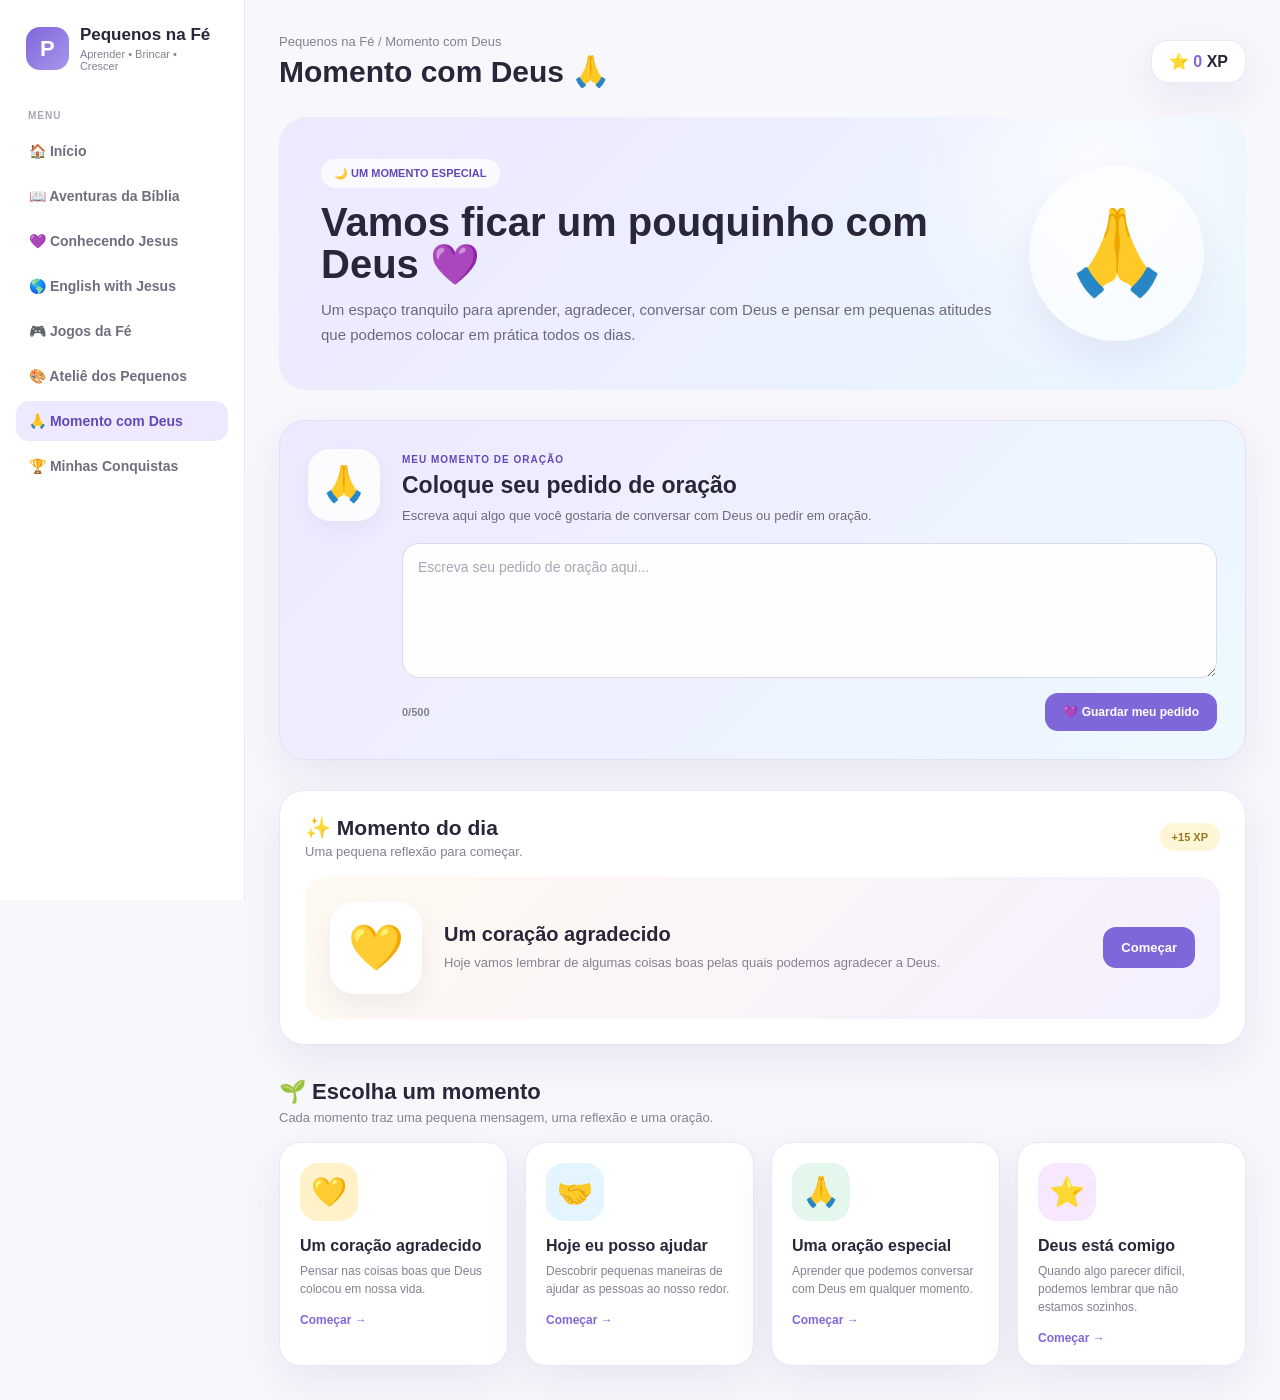
<file: momento-deus.html>
<!DOCTYPE html>
<html lang="pt-BR">
<head>
<meta charset="UTF-8">
<meta name="viewport" content="width=device-width, initial-scale=1.0">

<title>Momento com Deus — Pequenos na Fé</title>

<style>
* {
    margin: 0;
    padding: 0;
    box-sizing: border-box;
}

:root {
    --bg: #f8f7fc;
    --card: #ffffff;
    --purple: #8067d9;
    --purple-dark: #6249b7;
    --purple-soft: #eee9ff;
    --blue: #8cc8ee;
    --yellow: #ffd96d;
    --green: #91d8b5;
    --pink: #f3b0cd;
    --text: #29263a;
    --muted: #858092;
    --border: #ebe7f4;
    --shadow: 0 15px 40px rgba(77, 58, 135, .09);
}

body {
    font-family: Arial, Helvetica, sans-serif;
    background: var(--bg);
    color: var(--text);
    min-height: 100vh;
}

/* =========================
   SIDEBAR
========================= */

.sidebar {
    position: fixed;
    left: 0;
    top: 0;
    width: 245px;
    height: 100vh;
    background: white;
    border-right: 1px solid var(--border);
    padding: 25px 16px;
    z-index: 10;
}

.logo {
    display: flex;
    align-items: center;
    gap: 11px;
    padding: 0 10px 28px;
}

.logo-icon {
    width: 43px;
    height: 43px;
    border-radius: 14px;
    background: linear-gradient(135deg, #8067d9, #aa95ed);
    display: flex;
    align-items: center;
    justify-content: center;
    color: white;
    font-size: 22px;
    font-weight: 900;
}

.logo strong {
    font-size: 17px;
}

.logo span {
    display: block;
    color: var(--muted);
    font-size: 11px;
    margin-top: 3px;
}

.menu-title {
    color: #aaa5b7;
    font-size: 10px;
    font-weight: 900;
    letter-spacing: 1px;
    padding: 10px 12px;
}

.menu {
    display: flex;
    flex-direction: column;
    gap: 5px;
}

.menu a {
    text-decoration: none;
    color: #716d7f;
    padding: 12px 13px;
    border-radius: 13px;
    font-size: 14px;
    font-weight: 700;
    transition: .2s;
}

.menu a:hover {
    background: #f5f1ff;
    color: var(--purple);
}

.menu a.active {
    background: var(--purple-soft);
    color: var(--purple-dark);
}

/* =========================
   MAIN
========================= */

.main {
    margin-left: 245px;
    padding: 34px;
    max-width: 1400px;
}

.topbar {
    display: flex;
    justify-content: space-between;
    align-items: center;
    margin-bottom: 28px;
}

.breadcrumb {
    color: var(--muted);
    font-size: 13px;
}

.page-title {
    font-size: 30px;
    font-weight: 900;
    margin-top: 5px;
}

.xp {
    background: white;
    border: 1px solid var(--border);
    border-radius: 17px;
    padding: 11px 17px;
    box-shadow: var(--shadow);
    font-weight: 800;
}

.xp span {
    color: var(--purple);
}

/* =========================
   HERO
========================= */

.hero {
    position: relative;
    overflow: hidden;
    background:
        radial-gradient(
            circle at 85% 20%,
            rgba(255,255,255,.75),
            transparent 25%
        ),
        linear-gradient(135deg, #eee8ff, #e9f7ff);

    border-radius: 28px;
    padding: 42px;

    display: flex;
    align-items: center;
    justify-content: space-between;

    margin-bottom: 30px;
}

.hero-content {
    max-width: 680px;
}

.badge {
    display: inline-block;
    background: rgba(255,255,255,.75);
    color: var(--purple-dark);
    font-size: 11px;
    font-weight: 900;
    padding: 8px 13px;
    border-radius: 30px;
    margin-bottom: 13px;
}

.hero h1 {
    font-size: 40px;
    line-height: 1.05;
    margin-bottom: 13px;
}

.hero p {
    color: #6e687d;
    font-size: 15px;
    line-height: 1.65;
}

.hero-art {
    width: 175px;
    height: 175px;
    border-radius: 50%;
    background: rgba(255,255,255,.65);

    display: flex;
    align-items: center;
    justify-content: center;

    font-size: 82px;

    box-shadow:
        0 20px 40px rgba(77,58,135,.08);
}

/* =========================
   PEDIDO DE ORAÇÃO
========================= */

.prayer-request {
    background:
        linear-gradient(
            135deg,
            #eee9ff,
            #edf9ff
        );

    border: 1px solid #e5def7;
    border-radius: 26px;
    padding: 28px;

    display: flex;
    gap: 22px;
    align-items: flex-start;

    box-shadow: var(--shadow);

    margin-bottom: 30px;
}

.prayer-request-icon {
    width: 72px;
    height: 72px;

    flex-shrink: 0;

    border-radius: 22px;

    background: rgba(255,255,255,.85);

    display: flex;
    align-items: center;
    justify-content: center;

    font-size: 35px;

    box-shadow:
        0 8px 20px rgba(80,60,120,.06);
}

.prayer-request-content {
    flex: 1;
}

.prayer-label {
    display: inline-block;

    font-size: 10px;
    font-weight: 900;
    letter-spacing: 1px;

    color: var(--purple-dark);

    margin-bottom: 7px;
}

.prayer-request h2 {
    font-size: 23px;
    margin-bottom: 7px;
}

.prayer-request p {
    color: #6f697d;
    font-size: 13px;
    line-height: 1.55;
    margin-bottom: 17px;
}

.prayer-request textarea {
    width: 100%;
    min-height: 135px;

    resize: vertical;

    border: 1px solid #ddd7ed;

    background: rgba(255,255,255,.92);

    border-radius: 17px;

    padding: 15px;

    outline: none;

    font-family: inherit;
    font-size: 14px;

    color: var(--text);

    transition: .2s;
}

.prayer-request textarea:focus {
    border-color: var(--purple);

    box-shadow:
        0 0 0 4px rgba(128,103,217,.10);
}

.prayer-request textarea::placeholder {
    color: #aaa5b5;
}

.prayer-bottom {
    display: flex;
    justify-content: space-between;
    align-items: center;

    gap: 15px;

    margin-top: 11px;
}

#contadorPedido {
    color: var(--muted);
    font-size: 11px;
    font-weight: 700;
}

.save-prayer {
    border: none;

    background: var(--purple);
    color: white;

    padding: 12px 18px;

    border-radius: 13px;

    font-size: 12px;
    font-weight: 900;

    cursor: pointer;

    transition: .2s;
}

.save-prayer:hover {
    background: var(--purple-dark);
    transform: translateY(-2px);
}

.pedido-salvo {
    margin-top: 12px;

    background: #e6f8ee;
    color: #28734b;

    border-radius: 12px;

    padding: 10px 13px;

    font-size: 12px;
    font-weight: 800;
}

/* =========================
   MOMENTO DO DIA
========================= */

.daily {
    background: white;
    border: 1px solid var(--border);
    border-radius: 25px;

    padding: 25px;

    box-shadow: var(--shadow);

    margin-bottom: 30px;
}

.daily-header {
    display: flex;
    justify-content: space-between;
    align-items: center;

    margin-bottom: 18px;
}

.daily-header h2 {
    font-size: 21px;
}

.daily-header p {
    color: var(--muted);
    font-size: 13px;
    margin-top: 4px;
}

.daily-tag {
    background: #fff6d7;
    color: #9a7621;

    padding: 8px 12px;

    border-radius: 20px;

    font-size: 11px;
    font-weight: 900;
}

.daily-card {
    border-radius: 21px;

    background:
        linear-gradient(
            135deg,
            #fffaf0,
            #f4efff
        );

    padding: 25px;

    display: flex;
    align-items: center;

    gap: 22px;
}

.daily-icon {
    width: 92px;
    height: 92px;

    flex-shrink: 0;

    border-radius: 24px;

    background: white;

    display: flex;
    align-items: center;
    justify-content: center;

    font-size: 45px;

    box-shadow:
        0 10px 25px rgba(80,60,120,.07);
}

.daily-content {
    flex: 1;
}

.daily-content h3 {
    font-size: 20px;
    margin-bottom: 7px;
}

.daily-content p {
    color: var(--muted);
    font-size: 13px;
    line-height: 1.55;
}

.start-btn {
    border: none;

    background: var(--purple);
    color: white;

    border-radius: 13px;

    padding: 13px 18px;

    font-size: 13px;
    font-weight: 900;

    cursor: pointer;

    transition: .2s;
}

.start-btn:hover {
    background: var(--purple-dark);
    transform: translateY(-2px);
}

/* =========================
   MOMENTOS
========================= */

.section-title {
    margin: 34px 0 17px;
}

.section-title h2 {
    font-size: 22px;
}

.section-title p {
    color: var(--muted);
    font-size: 13px;
    margin-top: 5px;
}

.moment-grid {
    display: grid;

    grid-template-columns:
        repeat(4, 1fr);

    gap: 17px;
}

.moment-card {
    background: white;

    border: 1px solid var(--border);

    border-radius: 21px;

    padding: 20px;

    box-shadow: var(--shadow);

    cursor: pointer;

    transition: .2s;
}

.moment-card:hover {
    transform: translateY(-5px);
}

.moment-icon {
    width: 58px;
    height: 58px;

    border-radius: 18px;

    display: flex;
    align-items: center;
    justify-content: center;

    font-size: 29px;

    margin-bottom: 16px;
}

.moment-card:nth-child(1)
.moment-icon {
    background: #fff2c9;
}

.moment-card:nth-child(2)
.moment-icon {
    background: #e4f5ff;
}

.moment-card:nth-child(3)
.moment-icon {
    background: #e5f7ed;
}

.moment-card:nth-child(4)
.moment-icon {
    background: #f7e7ff;
}

.moment-card h3 {
    font-size: 16px;
    margin-bottom: 7px;
}

.moment-card p {
    color: var(--muted);
    font-size: 12px;
    line-height: 1.5;
}

.open-text {
    display: block;

    margin-top: 15px;

    color: var(--purple);

    font-size: 12px;
    font-weight: 900;
}

/* =========================
   MODAL
========================= */

.modal {
    position: fixed;

    inset: 0;

    background: rgba(28, 23, 45, .55);

    display: none;

    align-items: center;
    justify-content: center;

    padding: 20px;

    z-index: 100;
}

.modal.open {
    display: flex;
}

.modal-box {
    width: min(680px, 100%);

    max-height: 90vh;

    overflow-y: auto;

    background: white;

    border-radius: 28px;

    padding: 30px;

    box-shadow:
        0 30px 80px rgba(0,0,0,.18);

    animation: aparecer .25s ease;
}

@keyframes aparecer {

    from {
        opacity: 0;
        transform:
            translateY(15px)
            scale(.98);
    }

    to {
        opacity: 1;
        transform:
            translateY(0)
            scale(1);
    }

}

.modal-top {
    display: flex;
    justify-content: space-between;
    align-items: center;

    margin-bottom: 20px;
}

.close {
    width: 38px;
    height: 38px;

    border: none;

    background: #f3f0f8;

    border-radius: 12px;

    cursor: pointer;

    font-size: 18px;
}

.modal-illustration {
    width: 95px;
    height: 95px;

    margin:
        0 auto
        20px;

    border-radius: 50%;

    background:
        linear-gradient(
            135deg,
            #eee8ff,
            #e8f7ff
        );

    display: flex;
    align-items: center;
    justify-content: center;

    font-size: 45px;
}

.modal-box h2 {
    text-align: center;

    font-size: 25px;

    margin-bottom: 12px;
}

.reading {
    background: #faf8ff;

    border-radius: 19px;

    padding: 20px;

    margin: 18px 0;

    border: 1px solid var(--border);
}

.reading-label {
    color: var(--purple);

    font-size: 10px;

    font-weight: 900;

    letter-spacing: 1px;

    margin-bottom: 8px;
}

.reading p {
    font-size: 15px;

    line-height: 1.7;

    color: #5f596e;
}

.reflection {
    margin-top: 20px;
}

.reflection h3 {
    font-size: 16px;

    margin-bottom: 12px;
}

.answers {
    display: grid;

    gap: 9px;
}

.answer {
    width: 100%;

    text-align: left;

    border: 1px solid var(--border);

    background: white;

    padding: 13px 15px;

    border-radius: 13px;

    cursor: pointer;

    font-size: 13px;

    font-weight: 700;

    color: var(--text);

    transition: .2s;
}

.answer:hover {
    border-color: var(--purple);

    background: #faf8ff;
}

.answer.correct {
    background: #e7f8ef;

    border-color: #7ac99f;

    color: #28724a;
}

.answer.wrong {
    background: #fff0f0;

    border-color: #e5a1a1;

    color: #9a3e3e;
}

.prayer {
    background:
        linear-gradient(
            135deg,
            #f0ebff,
            #edf9ff
        );

    border-radius: 20px;

    padding: 21px;

    margin-top: 20px;
}

.prayer h3 {
    margin-bottom: 9px;

    font-size: 17px;
}

.prayer p {
    color: #686277;

    line-height: 1.65;

    font-size: 14px;
}

.finish-btn {
    width: 100%;

    border: none;

    background: var(--purple);

    color: white;

    border-radius: 14px;

    padding: 14px;

    font-weight: 900;

    cursor: pointer;

    margin-top: 20px;
}

.finish-btn:disabled {
    opacity: .45;

    cursor: not-allowed;
}

/* =========================
   TOAST
========================= */

.toast {
    position: fixed;

    right: 25px;
    bottom: 25px;

    background: #29263a;

    color: white;

    padding: 13px 17px;

    border-radius: 13px;

    font-size: 13px;

    font-weight: 800;

    opacity: 0;

    transform:
        translateY(15px);

    pointer-events: none;

    transition: .25s;

    z-index: 200;
}

.toast.show {
    opacity: 1;

    transform:
        translateY(0);
}

/* =========================
   MOBILE
========================= */

@media (max-width: 1100px) {

    .moment-grid {
        grid-template-columns:
            repeat(2, 1fr);
    }

}

@media (max-width: 760px) {

    .sidebar {
        position: static;

        width: 100%;

        height: auto;

        border-right: none;

        border-bottom:
            1px solid var(--border);
    }

    .menu {
        flex-direction: row;

        overflow-x: auto;
    }

    .menu a {
        white-space: nowrap;
    }

    .main {
        margin-left: 0;

        padding: 18px;
    }

    .hero {
        padding: 27px;
    }

    .hero h1 {
        font-size: 29px;
    }

    .hero-art {
        display: none;
    }

    .daily-card {
        flex-direction: column;

        align-items: flex-start;
    }

    .daily-card .start-btn {
        width: 100%;
    }

    .moment-grid {
        grid-template-columns: 1fr;
    }

    .prayer-request {
        flex-direction: column;

        padding: 22px;
    }

    .prayer-request-icon {
        width: 58px;
        height: 58px;

        font-size: 28px;
    }

    .prayer-bottom {
        align-items: stretch;

        flex-direction: column;
    }

    .save-prayer {
        width: 100%;
    }

}

@media (max-width: 500px) {

    .topbar {
        align-items: flex-start;

        gap: 12px;
    }

    .page-title {
        font-size: 24px;
    }

    .xp {
        font-size: 12px;

        padding:
            9px 11px;
    }

}
</style>
</head>

<body>

<!-- =========================
     SIDEBAR
========================= -->

<aside class="sidebar">

    <div class="logo">

        <div class="logo-icon">
            P
        </div>

        <div>
            <strong>
                Pequenos na Fé
            </strong>

            <span>
                Aprender • Brincar • Crescer
            </span>
        </div>

    </div>

    <div class="menu-title">
        MENU
    </div>

    <nav class="menu">

        <a href="painel.html">
            🏠 Início
        </a>

        <a href="historias.html">
            📖 Aventuras da Bíblia
        </a>

        <a href="jesus.html">
            💜 Conhecendo Jesus
        </a>

        <a href="ingles.html">
            🌎 English with Jesus
        </a>

        <a href="jogos.html">
            🎮 Jogos da Fé
        </a>

        <a href="atividades.html">
            🎨 Ateliê dos Pequenos
        </a>

        </a>

        <a
            href="momento-deus.html"
            class="active"
        >
            🙏 Momento com Deus
        </a>

        <a href="conquistas.html">
            🏆 Minhas Conquistas
        </a>

    </nav>

</aside>


<!-- =========================
     MAIN
========================= -->

<main class="main">

    <div class="topbar">

        <div>

            <div class="breadcrumb">
                Pequenos na Fé /
                Momento com Deus
            </div>

            <div class="page-title">
                Momento com Deus 🙏
            </div>

        </div>

        <div class="xp">

            ⭐
            <span id="xp">0</span>
            XP

        </div>

    </div>


    <!-- HERO -->

    <section class="hero">

        <div class="hero-content">

            <div class="badge">
                🌙 UM MOMENTO ESPECIAL
            </div>

            <h1>
                Vamos ficar um pouquinho com Deus 💜
            </h1>

            <p>
                Um espaço tranquilo para aprender,
                agradecer, conversar com Deus e pensar
                em pequenas atitudes que podemos colocar
                em prática todos os dias.
            </p>

        </div>

        <div class="hero-art">
            🙏
        </div>

    </section>


    <!-- =========================
         PEDIDO DE ORAÇÃO
    ========================= -->

    <section class="prayer-request">

        <div class="prayer-request-icon">
            🙏
        </div>

        <div class="prayer-request-content">

            <span class="prayer-label">
                MEU MOMENTO DE ORAÇÃO
            </span>

            <h2>
                Coloque seu pedido de oração
            </h2>

            <p>
                Escreva aqui algo que você gostaria
                de conversar com Deus ou pedir em oração.
            </p>

            <textarea
                id="pedidoOracao"
                maxlength="500"
                placeholder="Escreva seu pedido de oração aqui..."
            ></textarea>

            <div class="prayer-bottom">

                <span id="contadorPedido">
                    0/500
                </span>

                <button
                    class="save-prayer"
                    onclick="salvarPedidoOracao()"
                >
                    💜 Guardar meu pedido
                </button>

            </div>

            <div
                id="pedidoSalvo"
                class="pedido-salvo"
                style="display:none;"
            >
                ✓ Seu pedido foi guardado neste dispositivo.
            </div>

        </div>

    </section>


    <!-- =========================
         MOMENTO DO DIA
    ========================= -->

    <section class="daily">

        <div class="daily-header">

            <div>

                <h2>
                    ✨ Momento do dia
                </h2>

                <p>
                    Uma pequena reflexão para começar.
                </p>

            </div>

            <div class="daily-tag">
                +15 XP
            </div>

        </div>


        <div class="daily-card">

            <div class="daily-icon">
                💛
            </div>

            <div class="daily-content">

                <h3>
                    Um coração agradecido
                </h3>

                <p>
                    Hoje vamos lembrar de algumas coisas
                    boas pelas quais podemos agradecer a Deus.
                </p>

            </div>

            <button
                class="start-btn"
                onclick="abrirMomento('agradecido')"
            >
                Começar
            </button>

        </div>

    </section>


    <!-- =========================
         MOMENTOS
    ========================= -->

    <div class="section-title">

        <h2>
            🌱 Escolha um momento
        </h2>

        <p>
            Cada momento traz uma pequena mensagem,
            uma reflexão e uma oração.
        </p>

    </div>


    <section class="moment-grid">


        <article
            class="moment-card"
            onclick="abrirMomento('agradecido')"
        >

            <div class="moment-icon">
                💛
            </div>

            <h3>
                Um coração agradecido
            </h3>

            <p>
                Pensar nas coisas boas que Deus
                colocou em nossa vida.
            </p>

            <span class="open-text">
                Começar →
            </span>

        </article>


        <article
            class="moment-card"
            onclick="abrirMomento('ajudar')"
        >

            <div class="moment-icon">
                🤝
            </div>

            <h3>
                Hoje eu posso ajudar
            </h3>

            <p>
                Descobrir pequenas maneiras de ajudar
                as pessoas ao nosso redor.
            </p>

            <span class="open-text">
                Começar →
            </span>

        </article>


        <article
            class="moment-card"
            onclick="abrirMomento('oracao')"
        >

            <div class="moment-icon">
                🙏
            </div>

            <h3>
                Uma oração especial
            </h3>

            <p>
                Aprender que podemos conversar
                com Deus em qualquer momento.
            </p>

            <span class="open-text">
                Começar →
            </span>

        </article>


        <article
            class="moment-card"
            onclick="abrirMomento('coragem')"
        >

            <div class="moment-icon">
                ⭐
            </div>

            <h3>
                Deus está comigo
            </h3>

            <p>
                Quando algo parecer difícil, podemos
                lembrar que não estamos sozinhos.
            </p>

            <span class="open-text">
                Começar →
            </span>

        </article>

    </section>

</main>


<!-- =========================
     MODAL
========================= -->

<div
    class="modal"
    id="modal"
    onclick="fecharFora(event)"
>

    <div class="modal-box">

        <div class="modal-top">

            <strong>
                Meu momento
            </strong>

            <button
                class="close"
                onclick="fecharModal()"
            >
                ×
            </button>

        </div>

        <div id="conteudoModal"></div>

    </div>

</div>


<!-- TOAST -->

<div
    class="toast"
    id="toast"
>
    ⭐ +15 XP!
</div>


<script>

/* =========================
   STORAGE
========================= */

const STORAGE_XP =
    "pequenosNaFe_momento_deus_xp";

const STORAGE_COMPLETOS =
    "pequenosNaFe_momento_deus_completos";

const STORAGE_PEDIDO_ORACAO =
    "pequenosNaFe_pedido_oracao";


/* =========================
   ESTADO
========================= */

let xp =
    Number(
        localStorage.getItem(STORAGE_XP) || 0
    );

let completos;

try {

    completos =
        JSON.parse(
            localStorage.getItem(
                STORAGE_COMPLETOS
            ) || "[]"
        );

    if (!Array.isArray(completos)) {
        completos = [];
    }

} catch {

    completos = [];

}


document.getElementById("xp")
    .textContent = xp;


/* =========================
   MOMENTOS
========================= */

const momentos = {

    agradecido: {

        emoji: "💛",

        titulo:
            "Um coração agradecido",

        texto:
            "Existem muitas coisas boas que fazem parte da nossa vida. Nossa família, nossos amigos, nossa casa, os alimentos e tantos pequenos momentos felizes. Podemos parar um pouquinho e agradecer a Deus por tudo isso.",

        pergunta:
            "Pelo que você gostaria de agradecer a Deus hoje?",

        respostas: [
            "Por tudo de bom que tenho",
            "Por nada",
            "Somente pelos brinquedos"
        ],

        correta: 0,

        oracao:
            "Deus, obrigado por cuidar de mim e por todas as coisas boas que recebo todos os dias. Ajuda-me a ter um coração agradecido. Amém."

    },


    ajudar: {

        emoji: "🤝",

        titulo:
            "Hoje eu posso ajudar",

        texto:
            "Deus nos ensina a cuidar das pessoas. Às vezes, ajudar não precisa ser algo grande. Podemos guardar nossos brinquedos, ajudar alguém em casa, dividir algo ou simplesmente tratar uma pessoa com carinho.",

        pergunta:
            "Se alguém precisar de ajuda, o que podemos fazer?",

        respostas: [
            "Ajudar com carinho",
            "Ignorar a pessoa",
            "Ficar bravo"
        ],

        correta: 0,

        oracao:
            "Deus, ajuda-me a perceber quando alguém precisa de mim. Quero aprender a ajudar e tratar as pessoas com amor. Amém."

    },


    oracao: {

        emoji: "🙏",

        titulo:
            "Uma oração especial",

        texto:
            "Orar é conversar com Deus. Podemos falar com Ele quando estamos felizes, tristes, preocupados ou quando simplesmente queremos agradecer. Não precisamos usar palavras difíceis.",

        pergunta:
            "Quando podemos conversar com Deus?",

        respostas: [
            "Somente antes de dormir",
            "Em qualquer momento",
            "Somente na igreja"
        ],

        correta: 1,

        oracao:
            "Deus, obrigado porque posso falar contigo. Cuida de mim, da minha família e de todas as pessoas que amo. Ensina-me a confiar em Ti. Amém."

    },


    coragem: {

        emoji: "⭐",

        titulo:
            "Deus está comigo",

        texto:
            "Algumas coisas podem parecer difíceis. Uma prova, uma mudança, conhecer alguém novo ou enfrentar algo que nos deixa com medo. Nesses momentos, podemos lembrar que Deus está conosco e podemos pedir ajuda.",

        pergunta:
            "Quando alguma coisa parecer difícil, o que podemos fazer?",

        respostas: [
            "Desistir imediatamente",
            "Guardar tudo sozinho",
            "Pedir ajuda e confiar em Deus"
        ],

        correta: 2,

        oracao:
            "Deus, quando eu sentir medo ou achar algo difícil, lembra-me de que posso confiar em Ti. Dá-me coragem para continuar. Amém."

    }

};


/* =========================
   ABRIR MOMENTO
========================= */

function abrirMomento(id) {

    const momento =
        momentos[id];

    if (!momento) {
        return;
    }

    const modal =
        document.getElementById("modal");

    const conteudo =
        document.getElementById(
            "conteudoModal"
        );

    conteudo.innerHTML = `

        <div class="modal-illustration">
            ${momento.emoji}
        </div>

        <h2>
            ${momento.titulo}
        </h2>

        <div class="reading">

            <div class="reading-label">
                REFLEXÃO
            </div>

            <p>
                ${momento.texto}
            </p>

        </div>

        <div class="reflection">

            <h3>
                💭 Pense um pouquinho
            </h3>

            <div class="reading">

                <p>
                    ${momento.pergunta}
                </p>

            </div>

            <div class="answers">

                ${momento.respostas
                    .map(
                        (resposta, index) => `
                            <button
                                class="answer"
                                onclick="responder(
                                    '${id}',
                                    ${index},
                                    this
                                )"
                            >
                                ${resposta}
                            </button>
                        `
                    )
                    .join("")}

            </div>

        </div>

        <div
            id="oracao-${id}"
            class="prayer"
            style="display:none;"
        >

            <h3>
                🙏 Vamos orar
            </h3>

            <p>
                ${momento.oracao}
            </p>

        </div>

        <button
            id="finalizar-${id}"
            class="finish-btn"
            disabled
            onclick="finalizar('${id}')"
        >
            Finalizar momento
        </button>
    `;

    modal.classList.add("open");
}


/* =========================
   RESPONDER
========================= */

function responder(
    id,
    index,
    botao
) {

    const momento =
        momentos[id];

    const botoes =
        document.querySelectorAll(
            ".answer"
        );

    if (index === momento.correta) {

        botoes.forEach(
            (item) => {
                item.disabled = true;
            }
        );

        botao.classList.add(
            "correct"
        );

        document
            .getElementById(
                `oracao-${id}`
            )
            .style.display = "block";

        document
            .getElementById(
                `finalizar-${id}`
            )
            .disabled = false;

        mostrarToast(
            "💜 Muito bem! Agora vamos orar."
        );

    } else {

        botao.classList.add(
            "wrong"
        );

        mostrarToast(
            "💭 Pense mais um pouquinho."
        );

        setTimeout(() => {

            botao.classList.remove(
                "wrong"
            );

        }, 900);

    }

}


/* =========================
   FINALIZAR
========================= */

function finalizar(id) {

    if (!completos.includes(id)) {

        completos.push(id);

        localStorage.setItem(
            STORAGE_COMPLETOS,
            JSON.stringify(
                completos
            )
        );

        xp += 15;

        localStorage.setItem(
            STORAGE_XP,
            xp
        );

        document.getElementById(
            "xp"
        ).textContent = xp;

        mostrarToast(
            "⭐ +15 XP! Momento concluído!"
        );

    } else {

        mostrarToast(
            "💜 Você já fez esse momento!"
        );

    }

    setTimeout(
        fecharModal,
        900
    );

}


/* =========================
   PEDIDO DE ORAÇÃO
========================= */

const campoPedido =
    document.getElementById(
        "pedidoOracao"
    );

const contadorPedido =
    document.getElementById(
        "contadorPedido"
    );

const pedidoSalvo =
    document.getElementById(
        "pedidoSalvo"
    );


function atualizarContador() {

    if (
        !campoPedido ||
        !contadorPedido
    ) {
        return;
    }

    contadorPedido.textContent =
        `${campoPedido.value.length}/500`;

}


function salvarPedidoOracao() {

    if (!campoPedido) {
        return;
    }

    const pedido =
        campoPedido.value.trim();

    if (!pedido) {

        mostrarToast(
            "🙏 Escreva seu pedido primeiro."
        );

        campoPedido.focus();

        return;
    }

    localStorage.setItem(
        STORAGE_PEDIDO_ORACAO,
        pedido
    );

    if (pedidoSalvo) {

        pedidoSalvo.style.display =
            "block";

    }

    mostrarToast(
        "💜 Seu pedido foi guardado."
    );

}


/* =========================
   CARREGAR PEDIDO
========================= */

function carregarPedidoOracao() {

    if (!campoPedido) {
        return;
    }

    const pedido =
        localStorage.getItem(
            STORAGE_PEDIDO_ORACAO
        );

    if (pedido) {

        campoPedido.value =
            pedido;

        if (pedidoSalvo) {

            pedidoSalvo.style.display =
                "block";

        }

    }

    atualizarContador();

}


if (campoPedido) {

    campoPedido.addEventListener(
        "input",
        atualizarContador
    );

    carregarPedidoOracao();

}


/* =========================
   MODAL
========================= */

function fecharModal() {

    document
        .getElementById("modal")
        .classList.remove("open");

}


function fecharFora(evento) {

    if (
        evento.target.id === "modal"
    ) {

        fecharModal();

    }

}


/* =========================
   TOAST
========================= */

function mostrarToast(texto) {

    const toast =
        document.getElementById(
            "toast"
        );

    toast.textContent =
        texto;

    toast.classList.add(
        "show"
    );

    setTimeout(() => {

        toast.classList.remove(
            "show"
        );

    }, 2200);

}


/* =========================
   ESC
========================= */

document.addEventListener(
    "keydown",
    (evento) => {

        if (
            evento.key === "Escape"
        ) {

            fecharModal();

        }

    }
);

</script>

</body>
</html>
</file>
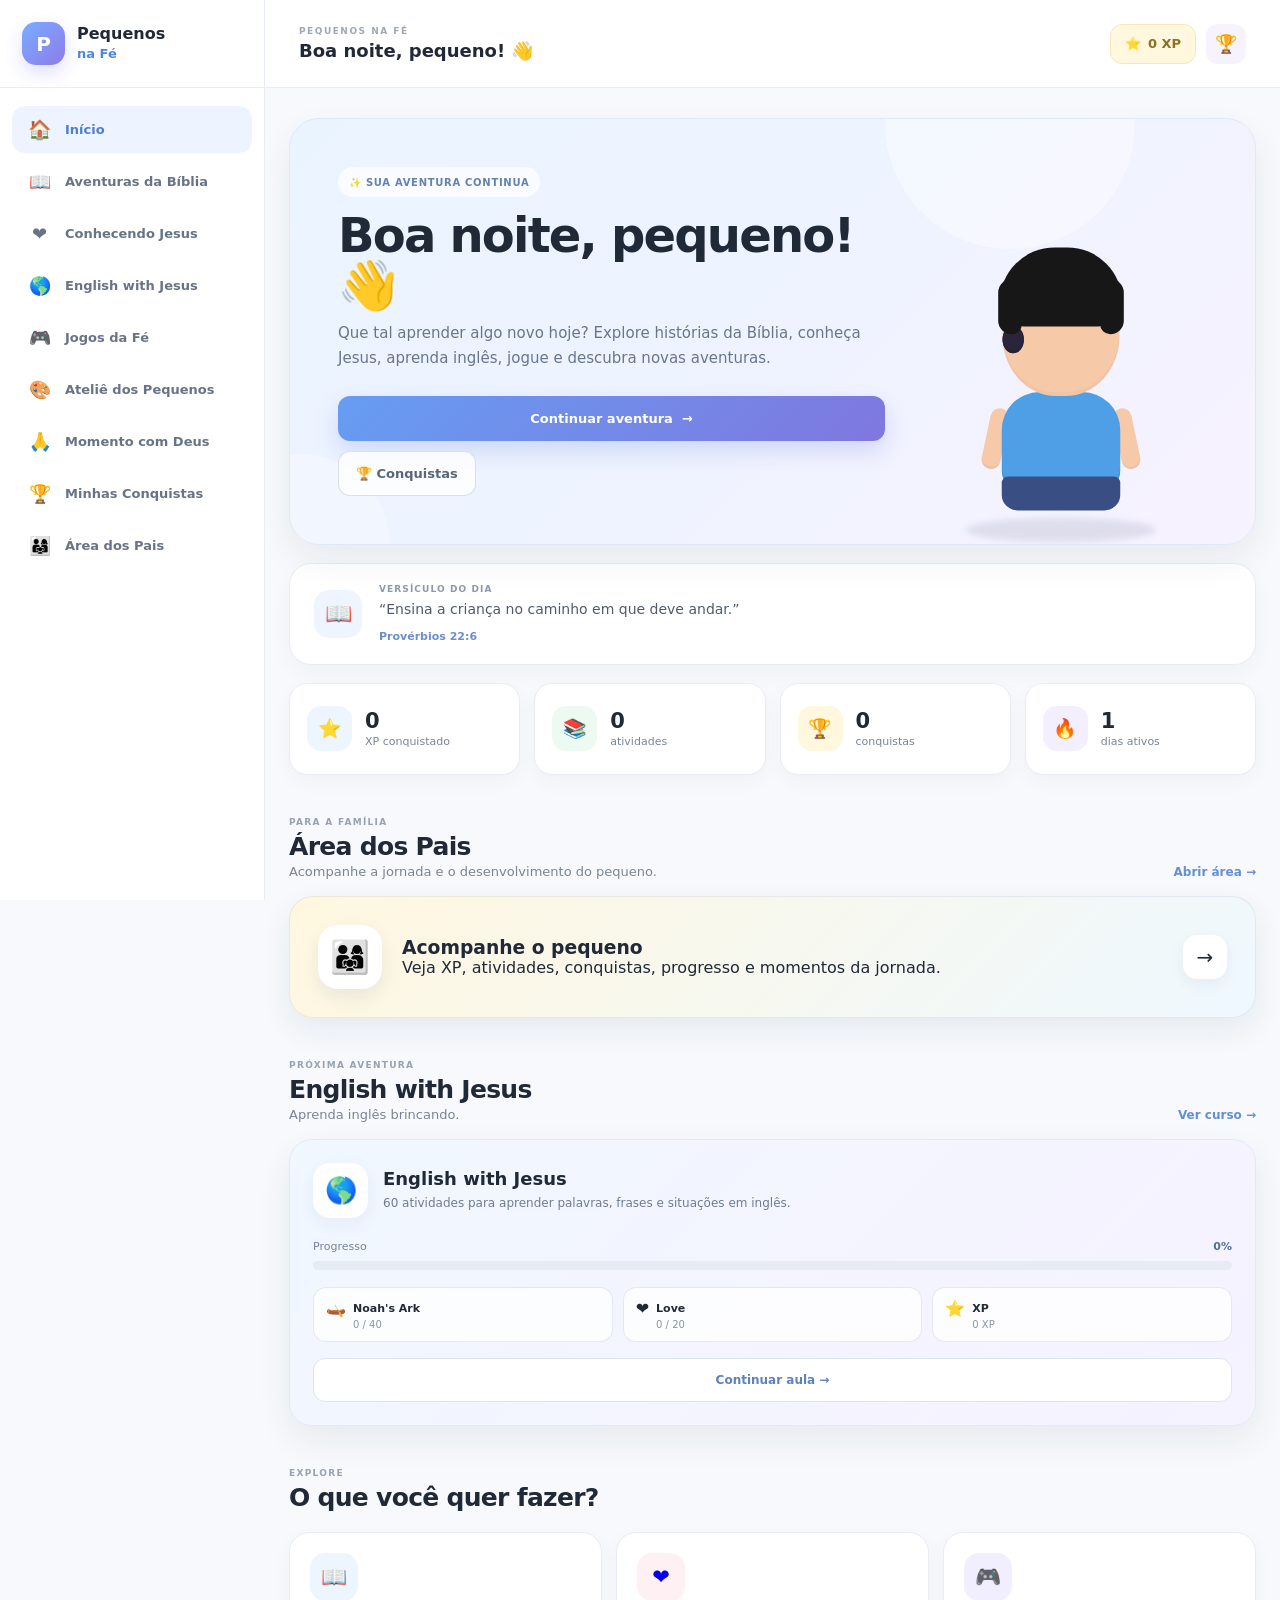
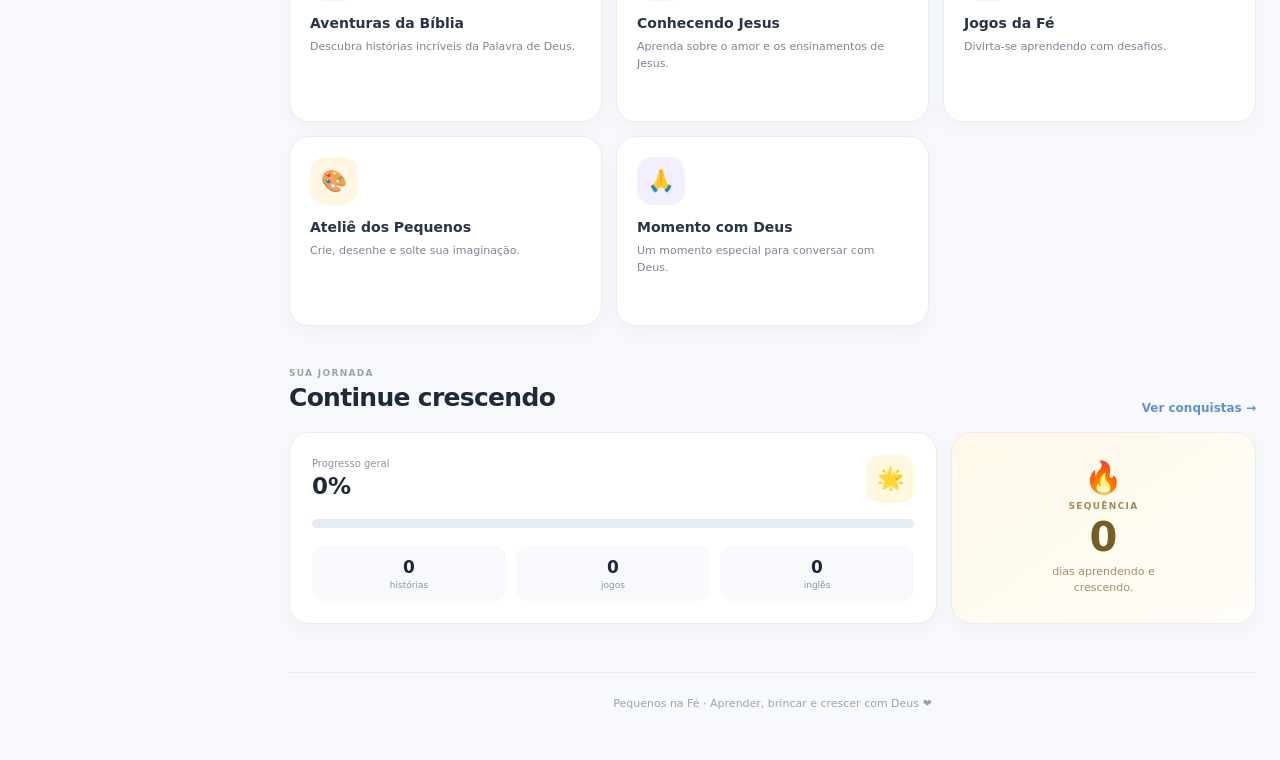
<file: painel.html>
<!DOCTYPE html>
<html lang="pt-BR">

<head>
    <meta charset="UTF-8">
    <meta name="viewport" content="width=device-width, initial-scale=1.0">

    <title>Painel — Pequenos na Fé</title>

    <meta
        name="description"
        content="Painel do Pequenos na Fé — aprenda, brinque e cresça com Deus."
    >

    <link rel="stylesheet" href="css/style.css">
    <link rel="stylesheet" href="css/personagem.css">
    <link rel="stylesheet" href="css/painel.css">
</head>

<body>

<div class="app">

    <!-- =====================================================
         SIDEBAR
    ====================================================== -->

    <aside class="sidebar" id="sidebar">

        <div class="sidebar-brand">

            <div class="brand-logo">
                P
            </div>

            <div class="brand-name">
                <strong>Pequenos</strong>
                <span>na Fé</span>
            </div>

            <button
                type="button"
                class="sidebar-close"
                id="closeSidebar"
                aria-label="Fechar menu"
            >
                ×
            </button>

        </div>


        <nav class="sidebar-menu" aria-label="Menu principal">

            <a
                href="painel.html"
                class="menu-item active"
            >
                <span>🏠</span>
                <strong>Início</strong>
            </a>


            <a
                href="historias.html"
                class="menu-item"
            >
                <span>📖</span>
                <strong>Aventuras da Bíblia</strong>
            </a>


            <a
                href="jesus.html"
                class="menu-item"
            >
                <span>❤️</span>
                <strong>Conhecendo Jesus</strong>
            </a>


            <a
                href="ingles.html"
                class="menu-item"
            >
                <span>🌎</span>
                <strong>English with Jesus</strong>
            </a>


            <a
                href="jogos.html"
                class="menu-item"
            >
                <span>🎮</span>
                <strong>Jogos da Fé</strong>
            </a>


            <a
                href="atividades.html"
                class="menu-item"
            >
                <span>🎨</span>
                <strong>Ateliê dos Pequenos</strong>
            </a>


            <a
                href="momento-deus.html"
                class="menu-item"
            >
                <span>🙏</span>
                <strong>Momento com Deus</strong>
            </a>


            <a
                href="conquistas.html"
                class="menu-item"
            >
                <span>🏆</span>
                <strong>Minhas Conquistas</strong>
            </a>


            <a
                href="pais.html"
                class="menu-item"
            >
                <span>👨‍👩‍👧</span>
                <strong>Área dos Pais</strong>
            </a>

        </nav>

    </aside>


    <div
        class="sidebar-overlay"
        id="sidebarOverlay"
    ></div>


    <!-- =====================================================
         MAIN
    ====================================================== -->

    <main class="main">

        <!-- =================================================
             TOPBAR
        ================================================== -->

        <header class="topbar">

            <div class="topbar-left">

                <button
                    type="button"
                    class="mobile-menu"
                    id="openSidebar"
                    aria-label="Abrir menu"
                >
                    ☰
                </button>


                <div>

                    <span class="topbar-small">
                        PEQUENOS NA FÉ
                    </span>

                    <h2 id="topGreeting">
                        Olá, pequeno! 👋
                    </h2>

                </div>

            </div>


            <div class="topbar-right">

                <div
                    class="xp-pill"
                    aria-label="Experiência conquistada"
                >
                    ⭐
                    <strong id="topXP">
                        0 XP
                    </strong>
                </div>


                <a
                    href="conquistas.html"
                    class="top-achievement"
                    aria-label="Ver conquistas"
                >
                    🏆
                </a>

            </div>

        </header>


        <!-- =================================================
             CONTENT
        ================================================== -->

        <div class="content">


            <!-- =================================================
                 HERO
            ================================================== -->

            <section class="hero">

                <div class="hero-text">

                    <div class="hero-tag">
                        ✨ SUA AVENTURA CONTINUA
                    </div>


                    <h1 id="heroTitle">
                        Olá, pequeno!
                    </h1>


                    <p>
                        Que tal aprender algo novo hoje?
                        Explore histórias da Bíblia,
                        conheça Jesus, aprenda inglês,
                        jogue e descubra novas aventuras.
                    </p>


                    <div class="hero-actions">

                        <a
                            href="ingles.html"
                            class="primary-button"
                        >
                            Continuar aventura
                            <span>→</span>
                        </a>


                        <a
                            href="conquistas.html"
                            class="secondary-button"
                        >
                            🏆 Conquistas
                        </a>

                    </div>

                </div>


                <!-- PERSONAGEM -->

                <div class="hero-character">

                    <div
                        class="character-preview"
                        id="dashboardCharacter"
                        data-gender="menino"
                        data-skin="#F6C9A8"
                        data-hair="#171717"
                    >

                        <div class="character">

                            <div class="character-hair"></div>

                            <div class="character-head">

                                <div class="character-face">

                                    <span class="eye left"></span>
                                    <span class="eye right"></span>

                                    <span class="mouth"></span>

                                </div>

                            </div>

                            <div class="character-neck"></div>

                            <div class="character-body"></div>

                        </div>

                    </div>


                    <div class="hero-character-shadow"></div>

                </div>

            </section>


            <!-- =================================================
                 VERSÍCULO
            ================================================== -->

            <section class="verse">

                <div class="verse-icon">
                    📖
                </div>


                <div class="verse-content">

                    <span>
                        VERSÍCULO DO DIA
                    </span>


                    <p>
                        “Ensina a criança no caminho em que deve andar.”
                    </p>


                    <strong>
                        Provérbios 22:6
                    </strong>

                </div>

            </section>


            <!-- =================================================
                 ESTATÍSTICAS
            ================================================== -->

            <section class="stats">


                <div class="stat">

                    <div class="stat-icon blue">
                        ⭐
                    </div>

                    <div>

                        <strong id="statXP">
                            0
                        </strong>

                        <span>
                            XP conquistado
                        </span>

                    </div>

                </div>


                <div class="stat">

                    <div class="stat-icon green">
                        📚
                    </div>

                    <div>

                        <strong id="statActivities">
                            0
                        </strong>

                        <span>
                            atividades
                        </span>

                    </div>

                </div>


                <div class="stat">

                    <div class="stat-icon yellow">
                        🏆
                    </div>

                    <div>

                        <strong id="statAchievements">
                            0
                        </strong>

                        <span>
                            conquistas
                        </span>

                    </div>

                </div>


                <div class="stat">

                    <div class="stat-icon purple">
                        🔥
                    </div>

                    <div>

                        <strong id="statDays">
                            0
                        </strong>

                        <span>
                            dias ativos
                        </span>

                    </div>

                </div>

            </section>


            <!-- =================================================
                 ÁREA DOS PAIS
            ================================================== -->

            <section class="section">

                <div class="section-heading">

                    <div>

                        <span class="section-label">
                            PARA A FAMÍLIA
                        </span>

                        <h2>
                            Área dos Pais
                        </h2>

                        <p>
                            Acompanhe a jornada e o desenvolvimento do pequeno.
                        </p>

                    </div>


                    <a href="pais.html">
                        Abrir área →
                    </a>

                </div>


                <a
                    href="pais.html"
                    class="parents-home-card"
                >

                    <div class="parents-home-content">

                        <div class="parents-home-icon">
                            👨‍👩‍👧
                        </div>


                        <div>

                            <h3>
                                Acompanhe o pequeno
                            </h3>

                            <p>
                                Veja XP, atividades, conquistas,
                                progresso e momentos da jornada.
                            </p>

                        </div>

                    </div>


                    <div class="parents-home-arrow">
                        →
                    </div>

                </a>

            </section>


            <!-- =================================================
                 ENGLISH WITH JESUS
            ================================================== -->

            <section class="section">

                <div class="section-heading">

                    <div>

                        <span class="section-label">
                            PRÓXIMA AVENTURA
                        </span>

                        <h2>
                            English with Jesus
                        </h2>

                        <p>
                            Aprenda inglês brincando.
                        </p>

                    </div>


                    <a href="ingles.html">
                        Ver curso →
                    </a>

                </div>


                <div class="english">

                    <div class="english-main">

                        <div class="english-icon">
                            🌎
                        </div>


                        <div>

                            <h3>
                                English with Jesus
                            </h3>

                            <p>
                                60 atividades para aprender
                                palavras, frases e situações
                                em inglês.
                            </p>

                        </div>

                    </div>


                    <div class="english-progress">

                        <div class="progress-info">

                            <span>
                                Progresso
                            </span>

                            <strong id="englishPercent">
                                0%
                            </strong>

                        </div>


                        <div class="progress-track">

                            <div
                                id="englishProgress"
                                class="progress-value"
                                style="width:0%"
                            ></div>

                        </div>

                    </div>


                    <div class="english-units">

                        <div>

                            🛶

                            <strong>
                                Noah's Ark
                            </strong>

                            <span id="noahProgress">
                                0 / 40
                            </span>

                        </div>


                        <div>

                            ❤️

                            <strong>
                                Love
                            </strong>

                            <span id="loveProgress">
                                0 / 20
                            </span>

                        </div>


                        <div>

                            ⭐

                            <strong>
                                XP
                            </strong>

                            <span id="englishXP">
                                0 XP
                            </span>

                        </div>

                    </div>


                    <a
                        href="ingles.html"
                        class="english-button"
                    >
                        Continuar aula →
                    </a>

                </div>

            </section>


            <!-- =================================================
                 CATEGORIAS
            ================================================== -->

            <section class="section">

                <div class="section-heading">

                    <div>

                        <span class="section-label">
                            EXPLORE
                        </span>

                        <h2>
                            O que você quer fazer?
                        </h2>

                    </div>

                </div>


                <div class="cards">


                    <a
                        href="historias.html"
                        class="card"
                    >

                        <div class="card-icon bible">
                            📖
                        </div>

                        <h3>
                            Aventuras da Bíblia
                        </h3>

                        <p>
                            Descubra histórias incríveis
                            da Palavra de Deus.
                        </p>

                    </a>


                    <a
                        href="jesus.html"
                        class="card"
                    >

                        <div class="card-icon heart">
                            ❤️
                        </div>

                        <h3>
                            Conhecendo Jesus
                        </h3>

                        <p>
                            Aprenda sobre o amor
                            e os ensinamentos de Jesus.
                        </p>

                    </a>


                    <a
                        href="jogos.html"
                        class="card"
                    >

                        <div class="card-icon game">
                            🎮
                        </div>

                        <h3>
                            Jogos da Fé
                        </h3>

                        <p>
                            Divirta-se aprendendo
                            com desafios.
                        </p>

                    </a>


                    <a
                        href="atividades.html"
                        class="card"
                    >

                        <div class="card-icon art">
                            🎨
                        </div>

                        <h3>
                            Ateliê dos Pequenos
                        </h3>

                        <p>
                            Crie, desenhe e solte
                            sua imaginação.
                        </p>

                    </a>


                    <a
                        href="momento-deus.html"
                        class="card"
                    >

                        <div class="card-icon prayer">
                            🙏
                        </div>

                        <h3>
                            Momento com Deus
                        </h3>

                        <p>
                            Um momento especial
                            para conversar com Deus.
                        </p>

                    </a>

                </div>

            </section>


            <!-- =================================================
                 JORNADA
            ================================================== -->

            <section class="section">

                <div class="section-heading">

                    <div>

                        <span class="section-label">
                            SUA JORNADA
                        </span>

                        <h2>
                            Continue crescendo
                        </h2>

                    </div>


                    <a href="conquistas.html">
                        Ver conquistas →
                    </a>

                </div>


                <div class="journey-grid">


                    <div class="journey-card">

                        <div class="journey-top">

                            <div>

                                <span>
                                    Progresso geral
                                </span>

                                <strong id="journeyPercent">
                                    0%
                                </strong>

                            </div>


                            <div class="journey-icon">
                                🌟
                            </div>

                        </div>


                        <div class="progress-track">

                            <div
                                id="journeyProgress"
                                class="progress-value"
                                style="width:0%"
                            ></div>

                        </div>


                        <div class="journey-stats">

                            <div>

                                <strong id="journeyStories">
                                    0
                                </strong>

                                <span>
                                    histórias
                                </span>

                            </div>


                            <div>

                                <strong id="journeyGames">
                                    0
                                </strong>

                                <span>
                                    jogos
                                </span>

                            </div>


                            <div>

                                <strong id="journeyEnglish">
                                    0
                                </strong>

                                <span>
                                    inglês
                                </span>

                            </div>

                        </div>

                    </div>


                    <div class="streak-card">

                        <div class="streak-fire">
                            🔥
                        </div>

                        <span>
                            SEQUÊNCIA
                        </span>

                        <strong id="streakNumber">
                            0
                        </strong>

                        <p>
                            dias aprendendo
                            e crescendo.
                        </p>

                    </div>

                </div>

            </section>


            <!-- =================================================
                 FOOTER
            ================================================== -->

            <footer>
                Pequenos na Fé · Aprender, brincar e crescer com Deus ❤️
            </footer>

        </div>

    </main>

</div>


<!-- =========================================================
     SCRIPTS
========================================================== -->

<script src="js/dados.js"></script>
<script src="js/progresso.js"></script>
<script src="js/personagem.js"></script>
<script src="js/app.js"></script>


<script>

document.addEventListener("DOMContentLoaded", () => {

    "use strict";


    /* =====================================================
       MENU MOBILE
    ====================================================== */

    const sidebar =
        document.getElementById("sidebar");

    const overlay =
        document.getElementById("sidebarOverlay");

    const openButton =
        document.getElementById("openSidebar");

    const closeButton =
        document.getElementById("closeSidebar");


    function abrirMenu() {

        sidebar?.classList.add("open");
        overlay?.classList.add("open");

        document.body.classList.add("menu-open");

    }


    function fecharMenu() {

        sidebar?.classList.remove("open");
        overlay?.classList.remove("open");

        document.body.classList.remove("menu-open");

    }


    openButton?.addEventListener(
        "click",
        abrirMenu
    );


    closeButton?.addEventListener(
        "click",
        fecharMenu
    );


    overlay?.addEventListener(
        "click",
        fecharMenu
    );


    document
        .querySelectorAll(".sidebar .menu-item")
        .forEach(link => {

            link.addEventListener(
                "click",
                fecharMenu
            );

        });


    /* =====================================================
       PERSONAGEM
    ====================================================== */

    function carregarPersonagem() {

        try {

            if (
                window.PeQuenosPersonagem &&
                typeof window.PeQuenosPersonagem.carregar === "function"
            ) {

                return (
                    window.PeQuenosPersonagem.carregar() ||
                    {}
                );

            }

        } catch (erro) {

            console.warn(
                "Não foi possível carregar o personagem:",
                erro
            );

        }


        return {};

    }


    function atualizarPersonagemDashboard() {

        const elemento =
            document.getElementById(
                "dashboardCharacter"
            );


        if (!elemento) {
            return;
        }


        const personagem =
            carregarPersonagem();


        try {

            if (
                window.PeQuenosPersonagem &&
                typeof window.PeQuenosPersonagem.atualizar === "function"
            ) {

                window.PeQuenosPersonagem.atualizar(
                    elemento,
                    personagem
                );

            }

        } catch (erro) {

            console.warn(
                "Erro ao atualizar personagem:",
                erro
            );

        }

    }


    /* =====================================================
       PROGRESSO PRINCIPAL
    ====================================================== */

    function obterProgresso() {

        try {

            if (
                window.PequenosProgresso &&
                typeof window.PequenosProgresso.resumo === "function"
            ) {

                return (
                    window.PequenosProgresso.resumo() ||
                    {}
                );

            }


            if (
                window.PequenosProgresso &&
                typeof window.PequenosProgresso.obterResumoProgresso === "function"
            ) {

                return (
                    window.PequenosProgresso
                        .obterResumoProgresso() ||
                    {}
                );

            }

        } catch (erro) {

            console.warn(
                "Erro ao obter progresso:",
                erro
            );

        }


        return {};

    }


    /* =====================================================
       ENGLISH WITH JESUS
    ====================================================== */

    function obterIngles() {

        let atividades = [];
        let xp = 0;


        try {

            const salvo =
                localStorage.getItem(
                    "pequenosNaFe_ingles_atividades"
                );


            const dados =
                salvo
                    ? JSON.parse(salvo)
                    : [];


            if (Array.isArray(dados)) {

                atividades = dados;

            }

        } catch (erro) {

            atividades = [];

        }


        try {

            xp =
                Number(
                    localStorage.getItem(
                        "pequenosNaFe_ingles_xp"
                    )
                ) || 0;

        } catch (erro) {

            xp = 0;

        }


        /*
         * Garante que os IDs sejam únicos.
         */

        atividades =
            [...new Set(
                atividades
                    .map(Number)
                    .filter(
                        id =>
                            Number.isFinite(id) &&
                            id >= 1 &&
                            id <= 60
                    )
            )];


        return {
            atividades,
            xp
        };

    }


    /* =====================================================
       VALOR SEGURO
    ====================================================== */

    function numeroSeguro(valor) {

        const numero =
            Number(valor);


        return Number.isFinite(numero)
            ? numero
            : 0;

    }


    /* =====================================================
       ATUALIZAR DASHBOARD
    ====================================================== */

    function atualizarDashboard() {

        const p =
            obterProgresso();


        const e =
            obterIngles();


        /* =================================================
           XP
        ================================================== */

        const xpPrincipal =
            numeroSeguro(
                p.xp ??
                p.pontos ??
                0
            );


        const xpEnglish =
            numeroSeguro(
                e.xp
            );


        /*
         * O progresso.js é a fonte principal do XP.
         * Caso ele ainda não esteja contabilizando
         * o XP dos módulos, usamos também o XP do inglês
         * somente para exibição do painel.
         */

        const xp =
            Math.max(
                xpPrincipal,
                xpEnglish
            );


        document
            .getElementById("topXP")
            ?.replaceChildren(
                document.createTextNode(
                    xp + " XP"
                )
            );


        document
            .getElementById("statXP")
            ?.replaceChildren(
                document.createTextNode(
                    xp
                )
            );


        /* =================================================
           ATIVIDADES
        ================================================== */

        const atividades =
            numeroSeguro(
                p.atividades ??
                p.totalAtividades ??
                p.atividadesConcluidas ??
                0
            );


        document
            .getElementById("statActivities")
            ?.replaceChildren(
                document.createTextNode(
                    atividades
                )
            );


        /* =================================================
           CONQUISTAS
        ================================================== */

        const conquistas =
            numeroSeguro(
                p.conquistas ??
                p.conquistasDesbloqueadas ??
                0
            );


        document
            .getElementById("statAchievements")
            ?.replaceChildren(
                document.createTextNode(
                    conquistas
                )
            );


        /* =================================================
           DIAS ATIVOS
        ================================================== */

        const dias =
            numeroSeguro(
                p.diasAtivos ??
                0
            );


        document
            .getElementById("statDays")
            ?.replaceChildren(
                document.createTextNode(
                    dias
                )
            );


        /* =================================================
           ENGLISH
        ================================================== */

        const totalEnglish =
            Math.min(
                e.atividades.length,
                60
            );


        const percentualEnglish =
            Math.min(
                Math.round(
                    (totalEnglish / 60) * 100
                ),
                100
            );


        document
            .getElementById("englishPercent")
            ?.replaceChildren(
                document.createTextNode(
                    percentualEnglish + "%"
                )
            );


        const englishProgress =
            document.getElementById(
                "englishProgress"
            );


        if (englishProgress) {

            englishProgress.style.width =
                percentualEnglish + "%";

        }


        /* =================================================
           NOAH'S ARK
           1 — 40
        ================================================== */

        const noah =
            e.atividades.filter(
                id =>
                    id >= 1 &&
                    id <= 40
            ).length;


        document
            .getElementById("noahProgress")
            ?.replaceChildren(
                document.createTextNode(
                    noah + " / 40"
                )
            );


        /* =================================================
           LOVE
           41 — 60
        ================================================== */

        const love =
            e.atividades.filter(
                id =>
                    id >= 41 &&
                    id <= 60
            ).length;


        document
            .getElementById("loveProgress")
            ?.replaceChildren(
                document.createTextNode(
                    love + " / 20"
                )
            );


        document
            .getElementById("englishXP")
            ?.replaceChildren(
                document.createTextNode(
                    e.xp + " XP"
                )
            );


        /* =================================================
           JORNADA
        ================================================== */

        let jornada =
            numeroSeguro(
                p.percentual ??
                p.porcentagem ??
                p.progresso ??
                0
            );


        /*
         * Se o progresso principal não possuir
         * porcentagem, calcula uma visão geral
         * usando as áreas disponíveis.
         */

        if (jornada <= 0) {

            const historias =
                numeroSeguro(
                    p.historias ??
                    p.historiasConcluidas ??
                    0
                );


            const jogos =
                numeroSeguro(
                    p.jogos ??
                    p.jogosConcluidos ??
                    0
                );


            const jesus =
                numeroSeguro(
                    p.jesus ??
                    p.jesusConcluidos ??
                    0
                );


            const atividadesAtelie =
                numeroSeguro(
                    p.atividadesAtelie ??
                    p.atividadesConcluidas ??
                    0
                );


            const momentos =
                numeroSeguro(
                    p.momentos ??
                    p.momentosConcluidos ??
                    0
                );


            const totalConcluido =
                historias +
                jogos +
                jesus +
                atividadesAtelie +
                momentos +
                totalEnglish;


            /*
             * Meta aproximada das áreas principais.
             */

            const totalDisponivel =
                8 +
                5 +
                4 +
                1 +
                4 +
                60;


            jornada =
                Math.round(
                    (
                        totalConcluido /
                        totalDisponivel
                    ) * 100
                );

        }


        jornada =
            Math.min(
                Math.max(
                    jornada,
                    0
                ),
                100
            );


        document
            .getElementById("journeyPercent")
            ?.replaceChildren(
                document.createTextNode(
                    jornada + "%"
                )
            );


        const journeyProgress =
            document.getElementById(
                "journeyProgress"
            );


        if (journeyProgress) {

            journeyProgress.style.width =
                jornada + "%";

        }


        /* =================================================
           HISTÓRIAS
        ================================================== */

        const historias =
            numeroSeguro(
                p.historias ??
                p.historiasConcluidas ??
                0
            );


        document
            .getElementById("journeyStories")
            ?.replaceChildren(
                document.createTextNode(
                    historias
                )
            );


        /* =================================================
           JOGOS
        ================================================== */

        const jogos =
            numeroSeguro(
                p.jogos ??
                p.jogosConcluidos ??
                0
            );


        document
            .getElementById("journeyGames")
            ?.replaceChildren(
                document.createTextNode(
                    jogos
                )
            );


        /* =================================================
           INGLÊS
        ================================================== */

        document
            .getElementById("journeyEnglish")
            ?.replaceChildren(
                document.createTextNode(
                    totalEnglish
                )
            );


        /* =================================================
           SEQUÊNCIA
        ================================================== */

        let streak = 0;


        try {

            if (
                window.PequenosProgresso &&
                typeof window.PequenosProgresso.obterSequenciaDias === "function"
            ) {

                streak =
                    numeroSeguro(
                        window.PequenosProgresso
                            .obterSequenciaDias()
                    );

            }

        } catch (erro) {

            streak = 0;

        }


        document
            .getElementById("streakNumber")
            ?.replaceChildren(
                document.createTextNode(
                    streak
                )
            );

    }


    /* =====================================================
       SAUDAÇÃO
    ====================================================== */

    function atualizarSaudacao() {

        const personagem =
            carregarPersonagem();


        let nome =
            String(
                personagem.nome ||
                personagem.name ||
                "pequeno"
            ).trim();


        if (!nome) {

            nome = "pequeno";

        }


        const hora =
            new Date().getHours();


        let saudacao;


        if (
            hora >= 5 &&
            hora < 12
        ) {

            saudacao =
                "Bom dia";

        } else if (
            hora >= 12 &&
            hora < 18
        ) {

            saudacao =
                "Boa tarde";

        } else {

            saudacao =
                "Boa noite";

        }


        const texto =
            saudacao +
            ", " +
            nome +
            "! 👋";


        document
            .getElementById("heroTitle")
            ?.replaceChildren(
                document.createTextNode(
                    texto
                )
            );


        document
            .getElementById("topGreeting")
            ?.replaceChildren(
                document.createTextNode(
                    texto
                )
            );

    }


    /* =====================================================
       ATUALIZAÇÃO COMPLETA
    ====================================================== */

    function atualizarTudo() {

        atualizarPersonagemDashboard();

        atualizarSaudacao();

        atualizarDashboard();

    }


    /* =====================================================
       PRIMEIRA EXECUÇÃO
    ====================================================== */

    atualizarTudo();


    /* =====================================================
       STORAGE
    ====================================================== */

    window.addEventListener(
        "storage",
        () => {

            atualizarTudo();

        }
    );


    /* =====================================================
       VISIBILIDADE DA PÁGINA
    ====================================================== */

    document.addEventListener(
        "visibilitychange",
        () => {

            if (
                document.visibilityState === "visible"
            ) {

                atualizarTudo();

            }

        }
    );


    /* =====================================================
       VOLTAR PARA A ABA
    ====================================================== */

    window.addEventListener(
        "pageshow",
        () => {

            atualizarTudo();

        }
    );


    /* =====================================================
       ATUALIZAÇÃO PERIÓDICA
    ====================================================== */

    setInterval(
        () => {

            atualizarDashboard();

        },
        5000
    );

});

</script>

</body>
</html>
</file>
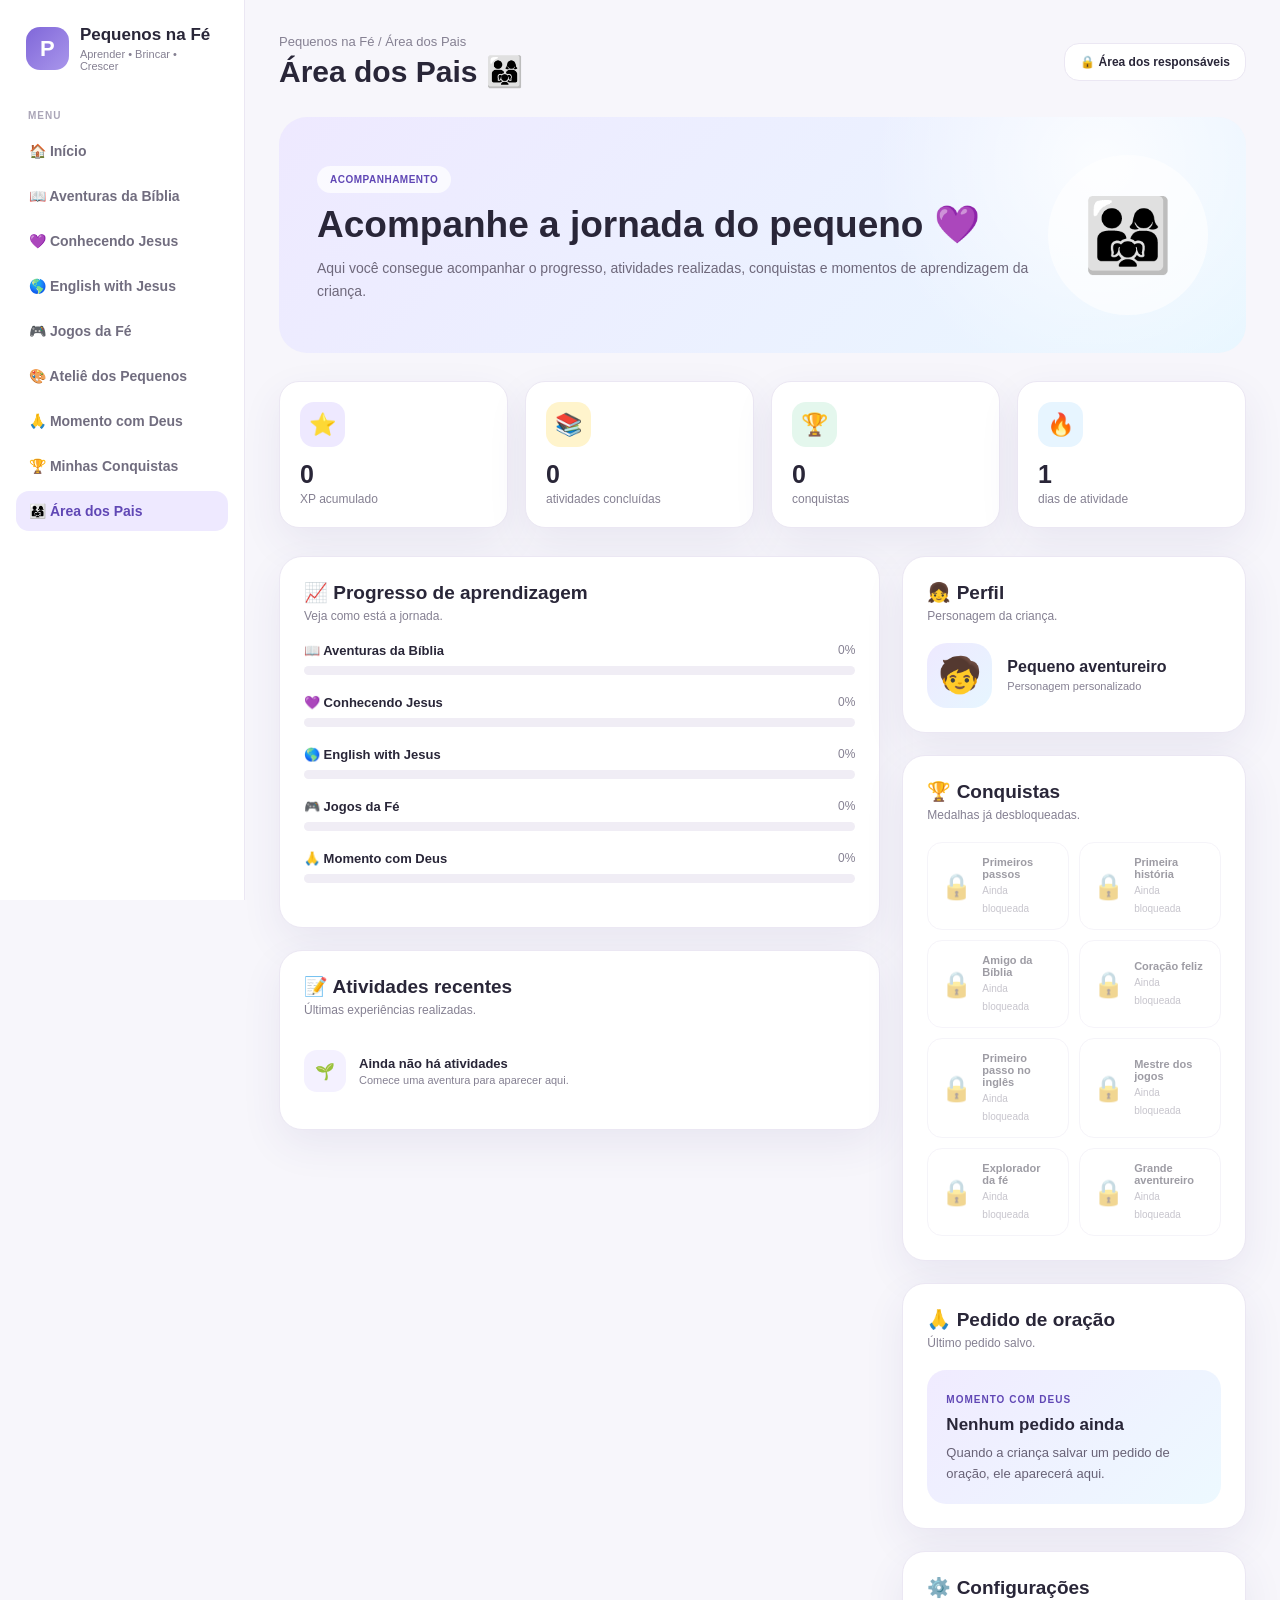
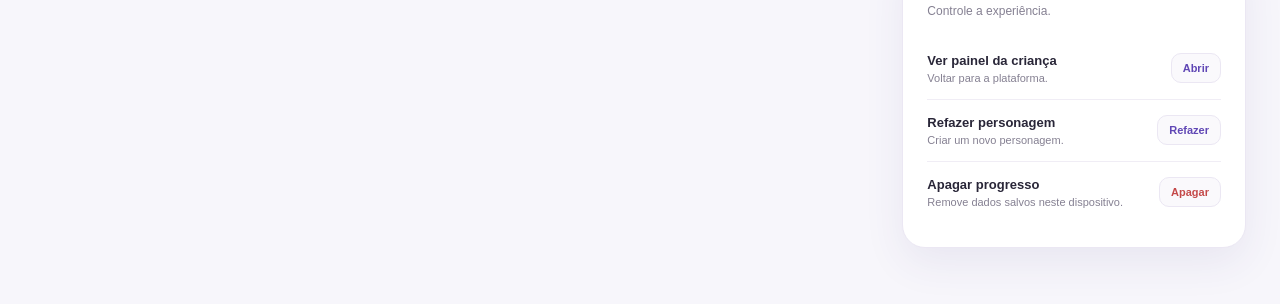
<file: pais.html>
<!DOCTYPE html>
<html lang="pt-BR">
<head>
<meta charset="UTF-8">
<meta name="viewport" content="width=device-width, initial-scale=1.0">

<title>Área dos Pais — Pequenos na Fé</title>

<style>
* {
    margin: 0;
    padding: 0;
    box-sizing: border-box;
}

:root {
    --bg: #f7f6fb;
    --card: #ffffff;
    --purple: #8067d9;
    --purple-dark: #6047b5;
    --purple-soft: #eee9ff;
    --blue: #76bce8;
    --green: #83d5ae;
    --yellow: #ffd66d;
    --pink: #efabc8;
    --text: #292638;
    --muted: #858092;
    --border: #ebe7f3;
    --shadow: 0 15px 40px rgba(70, 52, 125, .08);
}

body {
    font-family: Arial, Helvetica, sans-serif;
    background: var(--bg);
    color: var(--text);
}

/* =========================
   SIDEBAR
========================= */

.sidebar {
    position: fixed;
    left: 0;
    top: 0;
    width: 245px;
    height: 100vh;
    background: white;
    border-right: 1px solid var(--border);
    padding: 25px 16px;
    z-index: 20;
}

.logo {
    display: flex;
    align-items: center;
    gap: 11px;
    padding: 0 10px 28px;
}

.logo-icon {
    width: 43px;
    height: 43px;
    border-radius: 14px;
    background: linear-gradient(135deg, #8067d9, #a996eb);
    color: white;
    display: flex;
    align-items: center;
    justify-content: center;
    font-weight: 900;
    font-size: 22px;
}

.logo strong {
    font-size: 17px;
}

.logo span {
    display: block;
    color: var(--muted);
    font-size: 11px;
    margin-top: 3px;
}

.menu-title {
    color: #aaa5b7;
    font-size: 10px;
    font-weight: 900;
    letter-spacing: 1px;
    padding: 10px 12px;
}

.menu {
    display: flex;
    flex-direction: column;
    gap: 5px;
}

.menu a {
    text-decoration: none;
    color: #716d7f;
    padding: 12px 13px;
    border-radius: 13px;
    font-size: 14px;
    font-weight: 700;
    transition: .2s;
}

.menu a:hover {
    background: #f5f1ff;
    color: var(--purple);
}

.menu a.active {
    background: var(--purple-soft);
    color: var(--purple-dark);
}

/* =========================
   MAIN
========================= */

.main {
    margin-left: 245px;
    padding: 34px;
    max-width: 1450px;
}

.topbar {
    display: flex;
    justify-content: space-between;
    align-items: center;
    margin-bottom: 28px;
}

.breadcrumb {
    color: var(--muted);
    font-size: 13px;
}

.page-title {
    font-size: 30px;
    font-weight: 900;
    margin-top: 5px;
}

.parent-badge {
    background: white;
    border: 1px solid var(--border);
    border-radius: 15px;
    padding: 11px 15px;
    font-size: 12px;
    font-weight: 900;
}

/* =========================
   HERO
========================= */

.hero {
    background:
        radial-gradient(
            circle at 85% 20%,
            rgba(255,255,255,.8),
            transparent 27%
        ),
        linear-gradient(
            135deg,
            #eee9ff,
            #e9f7ff
        );

    border-radius: 28px;
    padding: 38px;

    display: flex;
    align-items: center;
    justify-content: space-between;

    margin-bottom: 28px;
}

.hero-content {
    max-width: 720px;
}

.hero-badge {
    display: inline-block;
    background: rgba(255,255,255,.75);
    color: var(--purple-dark);
    padding: 8px 13px;
    border-radius: 30px;
    font-size: 10px;
    font-weight: 900;
    letter-spacing: .5px;
    margin-bottom: 12px;
}

.hero h1 {
    font-size: 37px;
    line-height: 1.08;
    margin-bottom: 12px;
}

.hero p {
    color: #6e687b;
    font-size: 14px;
    line-height: 1.65;
}

.hero-art {
    width: 160px;
    height: 160px;
    border-radius: 50%;
    background: rgba(255,255,255,.65);
    display: flex;
    align-items: center;
    justify-content: center;
    font-size: 72px;
}

/* =========================
   SUMMARY
========================= */

.summary {
    display: grid;
    grid-template-columns: repeat(4, 1fr);
    gap: 17px;
    margin-bottom: 28px;
}

.stat {
    background: white;
    border: 1px solid var(--border);
    border-radius: 20px;
    padding: 20px;
    box-shadow: var(--shadow);
}

.stat-icon {
    width: 45px;
    height: 45px;
    border-radius: 14px;
    display: flex;
    align-items: center;
    justify-content: center;
    font-size: 22px;
    margin-bottom: 13px;
}

.stat:nth-child(1) .stat-icon {
    background: #eee9ff;
}

.stat:nth-child(2) .stat-icon {
    background: #fff4cc;
}

.stat:nth-child(3) .stat-icon {
    background: #e4f7ed;
}

.stat:nth-child(4) .stat-icon {
    background: #e7f5ff;
}

.stat strong {
    font-size: 25px;
    display: block;
}

.stat span {
    color: var(--muted);
    font-size: 12px;
}

/* =========================
   CONTENT GRID
========================= */

.content-grid {
    display: grid;
    grid-template-columns: 1.4fr .8fr;
    gap: 22px;
    align-items: start;
}

.card {
    background: white;
    border: 1px solid var(--border);
    border-radius: 23px;
    padding: 24px;
    box-shadow: var(--shadow);
    margin-bottom: 22px;
}

.card-header {
    display: flex;
    justify-content: space-between;
    align-items: flex-start;
    margin-bottom: 20px;
}

.card-header h2 {
    font-size: 19px;
}

.card-header p {
    color: var(--muted);
    font-size: 12px;
    margin-top: 5px;
}

/* =========================
   PROGRESS
========================= */

.progress-item {
    margin-bottom: 20px;
}

.progress-top {
    display: flex;
    justify-content: space-between;
    margin-bottom: 8px;
}

.progress-name {
    font-size: 13px;
    font-weight: 800;
}

.progress-number {
    font-size: 12px;
    color: var(--muted);
}

.progress-bar {
    height: 9px;
    background: #f0edf5;
    border-radius: 20px;
    overflow: hidden;
}

.progress-fill {
    height: 100%;
    width: 0%;
    background: linear-gradient(
        90deg,
        var(--purple),
        #a997ed
    );
    border-radius: inherit;
    transition: width .5s ease;
}

/* =========================
   ACTIVITY
========================= */

.activity {
    display: flex;
    align-items: center;
    gap: 13px;
    padding: 13px 0;
    border-bottom: 1px solid #f0edf5;
}

.activity:last-child {
    border-bottom: none;
}

.activity-icon {
    width: 42px;
    height: 42px;
    border-radius: 13px;
    background: #f4f1ff;
    display: flex;
    align-items: center;
    justify-content: center;
    flex-shrink: 0;
}

.activity-info {
    flex: 1;
}

.activity-info strong {
    display: block;
    font-size: 13px;
}

.activity-info span {
    display: block;
    color: var(--muted);
    font-size: 11px;
    margin-top: 3px;
}

.activity-check {
    color: #3aa96d;
    font-size: 17px;
}

/* =========================
   PRAYER
========================= */

.prayer-card {
    background:
        linear-gradient(
            135deg,
            #f0ebff,
            #edf9ff
        );

    border-radius: 19px;
    padding: 19px;
}

.prayer-label {
    color: var(--purple-dark);
    font-size: 10px;
    font-weight: 900;
    letter-spacing: 1px;
}

.prayer-card h3 {
    margin: 8px 0;
    font-size: 17px;
}

.prayer-card p {
    color: #686276;
    line-height: 1.6;
    font-size: 13px;
}

.prayer-date {
    display: block;
    color: var(--muted);
    font-size: 10px;
    margin-top: 12px;
}

/* =========================
   ACHIEVEMENTS
========================= */

.achievement-list {
    display: grid;
    grid-template-columns: repeat(2, 1fr);
    gap: 10px;
}

.achievement {
    border: 1px solid var(--border);
    border-radius: 15px;
    padding: 13px;
    display: flex;
    gap: 10px;
    align-items: center;
}

.achievement-icon {
    font-size: 25px;
}

.achievement strong {
    font-size: 11px;
    display: block;
}

.achievement span {
    color: var(--muted);
    font-size: 10px;
}

/* =========================
   SETTINGS
========================= */

.setting {
    display: flex;
    align-items: center;
    justify-content: space-between;
    padding: 15px 0;
    border-bottom: 1px solid #f0edf5;
}

.setting:last-child {
    border-bottom: none;
}

.setting-info strong {
    display: block;
    font-size: 13px;
}

.setting-info span {
    display: block;
    color: var(--muted);
    font-size: 11px;
    margin-top: 4px;
}

.setting-btn {
    border: 1px solid var(--border);
    background: #faf9fc;
    color: var(--purple-dark);
    border-radius: 10px;
    padding: 8px 11px;
    font-size: 11px;
    font-weight: 800;
    cursor: pointer;
}

.danger {
    color: #c44949;
}

/* =========================
   CHILD PROFILE
========================= */

.child-profile {
    display: flex;
    align-items: center;
    gap: 15px;
}

.child-avatar {
    width: 65px;
    height: 65px;
    border-radius: 20px;
    background: linear-gradient(
        135deg,
        #eee9ff,
        #e6f6ff
    );
    display: flex;
    align-items: center;
    justify-content: center;
    font-size: 35px;
}

.child-profile strong {
    display: block;
    font-size: 16px;
}

.child-profile span {
    color: var(--muted);
    font-size: 11px;
}

/* =========================
   MODAL
========================= */

.modal {
    position: fixed;
    inset: 0;
    background: rgba(28, 23, 45, .55);
    display: none;
    align-items: center;
    justify-content: center;
    padding: 20px;
    z-index: 100;
}

.modal.open {
    display: flex;
}

.modal-box {
    width: min(500px, 100%);
    background: white;
    border-radius: 25px;
    padding: 27px;
    box-shadow: 0 30px 80px rgba(0,0,0,.18);
}

.modal-box h2 {
    font-size: 21px;
    margin-bottom: 10px;
}

.modal-box p {
    color: var(--muted);
    font-size: 13px;
    line-height: 1.6;
}

.modal-close {
    float: right;
    border: none;
    background: #f2eff7;
    width: 35px;
    height: 35px;
    border-radius: 10px;
    cursor: pointer;
    font-size: 17px;
}

.modal-action {
    margin-top: 20px;
    width: 100%;
    border: none;
    background: var(--purple);
    color: white;
    border-radius: 12px;
    padding: 13px;
    font-weight: 900;
    cursor: pointer;
}

/* =========================
   TOAST
========================= */

.toast {
    position: fixed;
    right: 25px;
    bottom: 25px;
    background: #292638;
    color: white;
    padding: 13px 17px;
    border-radius: 13px;
    font-size: 12px;
    font-weight: 800;
    opacity: 0;
    transform: translateY(15px);
    pointer-events: none;
    transition: .25s;
    z-index: 200;
}

.toast.show {
    opacity: 1;
    transform: translateY(0);
}

/* =========================
   RESPONSIVE
========================= */

@media (max-width: 1100px) {

    .summary {
        grid-template-columns: repeat(2, 1fr);
    }

    .content-grid {
        grid-template-columns: 1fr;
    }

}

@media (max-width: 760px) {

    .sidebar {
        position: static;
        width: 100%;
        height: auto;
        border-right: none;
        border-bottom: 1px solid var(--border);
    }

    .menu {
        flex-direction: row;
        overflow-x: auto;
    }

    .menu a {
        white-space: nowrap;
    }

    .main {
        margin-left: 0;
        padding: 18px;
    }

    .hero {
        padding: 27px;
    }

    .hero h1 {
        font-size: 29px;
    }

    .hero-art {
        display: none;
    }

}

@media (max-width: 520px) {

    .summary {
        grid-template-columns: 1fr;
    }

    .achievement-list {
        grid-template-columns: 1fr;
    }

    .topbar {
        align-items: flex-start;
        gap: 10px;
    }

    .page-title {
        font-size: 24px;
    }

}
</style>
</head>

<body>

<!-- =========================
     SIDEBAR
========================= -->

<aside class="sidebar">

    <div class="logo">

        <div class="logo-icon">
            P
        </div>

        <div>

            <strong>
                Pequenos na Fé
            </strong>

            <span>
                Aprender • Brincar • Crescer
            </span>

        </div>

    </div>

    <div class="menu-title">
        MENU
    </div>

    <nav class="menu">

        <a href="painel.html">
            🏠 Início
        </a>

        <a href="historias.html">
            📖 Aventuras da Bíblia
        </a>

        <a href="jesus.html">
            💜 Conhecendo Jesus
        </a>

        <a href="ingles.html">
            🌎 English with Jesus
        </a>

        <a href="jogos.html">
            🎮 Jogos da Fé
        </a>

        <a href="atividades.html">
            🎨 Ateliê dos Pequenos
        </a>


        </a>

        <a href="momento-deus.html">
            🙏 Momento com Deus
        </a>

        <a href="conquistas.html">
            🏆 Minhas Conquistas
        </a>

        <a href="pais.html" class="active">
            👨‍👩‍👧 Área dos Pais
        </a>

    </nav>

</aside>


<!-- =========================
     MAIN
========================= -->

<main class="main">

    <div class="topbar">

        <div>

            <div class="breadcrumb">
                Pequenos na Fé / Área dos Pais
            </div>

            <div class="page-title">
                Área dos Pais 👨‍👩‍👧
            </div>

        </div>

        <div class="parent-badge">
            🔒 Área dos responsáveis
        </div>

    </div>


    <!-- HERO -->

    <section class="hero">

        <div class="hero-content">

            <div class="hero-badge">
                ACOMPANHAMENTO
            </div>

            <h1>
                Acompanhe a jornada do pequeno 💜
            </h1>

            <p>
                Aqui você consegue acompanhar o progresso,
                atividades realizadas, conquistas e momentos
                de aprendizagem da criança.
            </p>

        </div>

        <div class="hero-art">
            👨‍👩‍👧
        </div>

    </section>


    <!-- =========================
         RESUMO
    ========================= -->

    <section class="summary">

        <div class="stat">

            <div class="stat-icon">
                ⭐
            </div>

            <strong id="totalXP">
                0
            </strong>

            <span>
                XP acumulado
            </span>

        </div>


        <div class="stat">

            <div class="stat-icon">
                📚
            </div>

            <strong id="atividadesConcluidas">
                0
            </strong>

            <span>
                atividades concluídas
            </span>

        </div>


        <div class="stat">

            <div class="stat-icon">
                🏆
            </div>

            <strong id="totalConquistas">
                0
            </strong>

            <span>
                conquistas
            </span>

        </div>


        <div class="stat">

            <div class="stat-icon">
                🔥
            </div>

            <strong id="diasAtivos">
                0
            </strong>

            <span>
                dias de atividade
            </span>

        </div>

    </section>


    <div class="content-grid">


        <!-- =========================
             LEFT
        ========================= -->

        <div>


            <!-- PROGRESSO -->

            <section class="card">

                <div class="card-header">

                    <div>

                        <h2>
                            📈 Progresso de aprendizagem
                        </h2>

                        <p>
                            Veja como está a jornada.
                        </p>

                    </div>

                </div>


                <div class="progress-item">

                    <div class="progress-top">

                        <span class="progress-name">
                            📖 Aventuras da Bíblia
                        </span>

                        <span
                            class="progress-number"
                            id="historiasTexto"
                        >
                            0%
                        </span>

                    </div>

                    <div class="progress-bar">

                        <div
                            class="progress-fill"
                            id="historiasBar"
                        ></div>

                    </div>

                </div>


                <div class="progress-item">

                    <div class="progress-top">

                        <span class="progress-name">
                            💜 Conhecendo Jesus
                        </span>

                        <span
                            class="progress-number"
                            id="jesusTexto"
                        >
                            0%
                        </span>

                    </div>

                    <div class="progress-bar">

                        <div
                            class="progress-fill"
                            id="jesusBar"
                        ></div>

                    </div>

                </div>


                <div class="progress-item">

                    <div class="progress-top">

                        <span class="progress-name">
                            🌎 English with Jesus
                        </span>

                        <span
                            class="progress-number"
                            id="inglesTexto"
                        >
                            0%
                        </span>

                    </div>

                    <div class="progress-bar">

                        <div
                            class="progress-fill"
                            id="inglesBar"
                        ></div>

                    </div>

                </div>


                <div class="progress-item">

                    <div class="progress-top">

                        <span class="progress-name">
                            🎮 Jogos da Fé
                        </span>

                        <span
                            class="progress-number"
                            id="jogosTexto"
                        >
                            0%
                        </span>

                    </div>

                    <div class="progress-bar">

                        <div
                            class="progress-fill"
                            id="jogosBar"
                        ></div>

                    </div>

                </div>


                <div class="progress-item">

                    <div class="progress-top">

                        <span class="progress-name">
                            🙏 Momento com Deus
                        </span>

                        <span
                            class="progress-number"
                            id="momentosTexto"
                        >
                            0%
                        </span>

                    </div>

                    <div class="progress-bar">

                        <div
                            class="progress-fill"
                            id="momentosBar"
                        ></div>

                    </div>

                </div>

            </section>


            <!-- ATIVIDADES -->

            <section class="card">

                <div class="card-header">

                    <div>

                        <h2>
                            📝 Atividades recentes
                        </h2>

                        <p>
                            Últimas experiências realizadas.
                        </p>

                    </div>

                </div>

                <div id="atividadesLista">

                    <div class="activity">

                        <div class="activity-icon">
                            🌱
                        </div>

                        <div class="activity-info">

                            <strong>
                                Ainda não há atividades
                            </strong>

                            <span>
                                Comece uma aventura para aparecer aqui.
                            </span>

                        </div>

                    </div>

                </div>

            </section>

        </div>


        <!-- =========================
             RIGHT
        ========================= -->

        <div>


            <!-- PERFIL -->

            <section class="card">

                <div class="card-header">

                    <div>

                        <h2>
                            👧 Perfil
                        </h2>

                        <p>
                            Personagem da criança.
                        </p>

                    </div>

                </div>


                <div class="child-profile">

                    <div
                        class="child-avatar"
                        id="childAvatar"
                    >
                        🧒
                    </div>

                    <div>

                        <strong>
                            Pequeno aventureiro
                        </strong>

                        <span>
                            Personagem personalizado
                        </span>

                    </div>

                </div>

            </section>


            <!-- CONQUISTAS -->

            <section class="card">

                <div class="card-header">

                    <div>

                        <h2>
                            🏆 Conquistas
                        </h2>

                        <p>
                            Medalhas já desbloqueadas.
                        </p>

                    </div>

                </div>


                <div
                    class="achievement-list"
                    id="conquistasLista"
                >

                    <div class="achievement">

                        <div class="achievement-icon">
                            ⭐
                        </div>

                        <div>

                            <strong>
                                Primeiros passos
                            </strong>

                            <span>
                                Continue explorando.
                            </span>

                        </div>

                    </div>

                </div>

            </section>


            <!-- PEDIDO -->

            <section class="card">

                <div class="card-header">

                    <div>

                        <h2>
                            🙏 Pedido de oração
                        </h2>

                        <p>
                            Último pedido salvo.
                        </p>

                    </div>

                </div>


                <div
                    class="prayer-card"
                    id="pedidoPais"
                >

                    <span class="prayer-label">
                        MOMENTO COM DEUS
                    </span>

                    <h3>
                        Nenhum pedido ainda
                    </h3>

                    <p>
                        Quando a criança salvar um pedido
                        de oração, ele aparecerá aqui.
                    </p>

                </div>

            </section>


            <!-- CONFIGURAÇÕES -->

            <section class="card">

                <div class="card-header">

                    <div>

                        <h2>
                            ⚙️ Configurações
                        </h2>

                        <p>
                            Controle a experiência.
                        </p>

                    </div>

                </div>


                <div class="setting">

                    <div class="setting-info">

                        <strong>
                            Ver painel da criança
                        </strong>

                        <span>
                            Voltar para a plataforma.
                        </span>

                    </div>

                    <button
                        class="setting-btn"
                        onclick="irParaPainel()"
                    >
                        Abrir
                    </button>

                </div>


                <div class="setting">

                    <div class="setting-info">

                        <strong>
                            Refazer personagem
                        </strong>

                        <span>
                            Criar um novo personagem.
                        </span>

                    </div>

                    <button
                        class="setting-btn"
                        onclick="refazerPersonagem()"
                    >
                        Refazer
                    </button>

                </div>


                <div class="setting">

                    <div class="setting-info">

                        <strong>
                            Apagar progresso
                        </strong>

                        <span>
                            Remove dados salvos neste dispositivo.
                        </span>

                    </div>

                    <button
                        class="setting-btn danger"
                        onclick="apagarProgresso()"
                    >
                        Apagar
                    </button>

                </div>

            </section>

        </div>

    </div>

</main>


<!-- =========================
     MODAL
========================= -->

<div
    class="modal"
    id="modal"
>

    <div class="modal-box">

        <button
            class="modal-close"
            onclick="fecharModal()"
        >
            ×
        </button>

        <h2 id="modalTitulo">
            Área dos Pais
        </h2>

        <p id="modalTexto">
            Informação.
        </p>

        <button
            class="modal-action"
            onclick="fecharModal()"
        >
            Entendi
        </button>

    </div>

</div>


<div
    class="toast"
    id="toast"
>
    Alteração realizada.
</div>


<script>

/* =========================
   STORAGE
========================= */

const STORAGE_PERSONAGEM =
    "pequenosNaFe_personagem";

const STORAGE_CONFIG =
    "pequenosNaFe_configurado";

const STORAGE_PROGRESSO =
    "pequenosNaFe_progresso";

const STORAGE_INGLES =
    "pequenosNaFe_ingles_atividades";

const STORAGE_INGLES_XP =
    "pequenosNaFe_ingles_xp";

const STORAGE_JESUS =
    "pequenosNaFe_jesus_completas";

const STORAGE_JESUS_XP =
    "pequenosNaFe_jesus_xp";

const STORAGE_MOMENTOS =
    "pequenosNaFe_momento_deus_completos";

const STORAGE_MOMENTOS_XP =
    "pequenosNaFe_momento_deus_xp";

const STORAGE_PEDIDO =
    "pequenosNaFe_pedido_oracao";

const STORAGE_JOGOS_XP =
    "pequenosNaFe_jogos_xp";

const STORAGE_JOGOS_QUIZ =
    "pequenosNaFe_jogos_quiz";

const STORAGE_JOGOS_QUEM =
    "pequenosNaFe_jogos_quem";

const STORAGE_JOGOS_VERSICULOS =
    "pequenosNaFe_jogos_versiculos";

const STORAGE_JOGOS_MEMORIA =
    "pequenosNaFe_jogos_memoria";

const STORAGE_JOGOS_RAPIDO =
    "pequenosNaFe_jogos_rapido";


/* =========================
   HELPERS
========================= */

function lerJSON(
    chave,
    padrao
) {

    try {

        const valor =
            localStorage.getItem(chave);

        if (!valor) {
            return padrao;
        }

        const convertido =
            JSON.parse(valor);

        return convertido;

    } catch {

        return padrao;

    }

}


function numero(chave) {

    return Number(
        localStorage.getItem(chave) || 0
    );

}


/* =========================
   PROGRESSO
========================= */

function carregarProgresso() {

    return lerJSON(
        STORAGE_PROGRESSO,
        {
            pontos: 0,
            historiasConcluidas: [],
            jesusConcluidos: [],
            inglesConcluidos: [],
            jogosConcluidos: [],
            atividadesConcluidas: [],
            momentosConcluidos: [],
            conquistasDesbloqueadas: [],
            diasAtivos: []
        }
    );

}


function atualizarResumo() {

    const progresso =
        carregarProgresso();


    let xp =
        Number(
            progresso.pontos || 0
        );


    xp += numero(
        STORAGE_INGLES_XP
    );

    xp += numero(
        STORAGE_JESUS_XP
    );

    xp += numero(
        STORAGE_MOMENTOS_XP
    );

    xp += numero(
        STORAGE_JOGOS_XP
    );


    document.getElementById(
        "totalXP"
    ).textContent = xp;


    const ingles =
        lerJSON(
            STORAGE_INGLES,
            []
        );

    const jesus =
        lerJSON(
            STORAGE_JESUS,
            []
        );

    const momentos =
        lerJSON(
            STORAGE_MOMENTOS,
            []
        );


    const historias =
        Array.isArray(
            progresso.historiasConcluidas
        )
            ? progresso.historiasConcluidas.length
            : 0;


    const jogos =
        Array.isArray(
            progresso.jogosConcluidos
        )
            ? progresso.jogosConcluidos.length
            : 0;


    const atividades =
        Array.isArray(
            progresso.atividadesConcluidas
        )
            ? progresso.atividadesConcluidas.length
            : 0;


    const totalAtividades =
        ingles.length +
        jesus.length +
        momentos.length +
        historias +
        jogos +
        atividades;


    document.getElementById(
        "atividadesConcluidas"
    ).textContent =
        totalAtividades;


    const conquistas =
        Array.isArray(
            progresso.conquistasDesbloqueadas
        )
            ? progresso.conquistasDesbloqueadas.length
            : 0;


    document.getElementById(
        "totalConquistas"
    ).textContent =
        conquistas;


    const dias =
        Array.isArray(
            progresso.diasAtivos
        )
            ? progresso.diasAtivos.length
            : 0;


    document.getElementById(
        "diasAtivos"
    ).textContent =
        dias;


    atualizarBarra(
        "historiasBar",
        "historiasTexto",
        historias,
        8
    );


    atualizarBarra(
        "jesusBar",
        "jesusTexto",
        jesus.length,
        4
    );


    atualizarBarra(
        "inglesBar",
        "inglesTexto",
        ingles.length,
        60
    );


    atualizarBarra(
        "jogosBar",
        "jogosTexto",
        jogos,
        5
    );


    atualizarBarra(
        "momentosBar",
        "momentosTexto",
        momentos.length,
        4
    );

}


function atualizarBarra(
    barraId,
    textoId,
    atual,
    total
) {

    const percentual =
        total > 0
            ? Math.min(
                100,
                Math.round(
                    (atual / total) * 100
                )
            )
            : 0;


    document.getElementById(
        barraId
    ).style.width =
        percentual + "%";


    document.getElementById(
        textoId
    ).textContent =
        `${percentual}%`;

}


/* =========================
   ATIVIDADES RECENTES
========================= */

function renderizarAtividades() {

    const lista =
        document.getElementById(
            "atividadesLista"
        );

    const atividades = [];


    const ingles =
        lerJSON(
            STORAGE_INGLES,
            []
        );

    ingles
        .slice(-3)
        .reverse()
        .forEach(() => {

            atividades.push({
                icon: "🌎",
                titulo: "English with Jesus",
                texto: "Atividade de inglês concluída."
            });

        });


    const jesus =
        lerJSON(
            STORAGE_JESUS,
            []
        );

    jesus
        .slice(-2)
        .reverse()
        .forEach(() => {

            atividades.push({
                icon: "💜",
                titulo: "Conhecendo Jesus",
                texto: "Lição concluída."
            });

        });


    const momentos =
        lerJSON(
            STORAGE_MOMENTOS,
            []
        );

    momentos
        .slice(-2)
        .reverse()
        .forEach(() => {

            atividades.push({
                icon: "🙏",
                titulo: "Momento com Deus",
                texto: "Momento de reflexão concluído."
            });

        });


    if (!atividades.length) {

        lista.innerHTML = `

            <div class="activity">

                <div class="activity-icon">
                    🌱
                </div>

                <div class="activity-info">

                    <strong>
                        Ainda não há atividades
                    </strong>

                    <span>
                        Comece uma aventura para aparecer aqui.
                    </span>

                </div>

            </div>

        `;

        return;
    }


    lista.innerHTML =
        atividades
            .slice(0, 6)
            .map(
                item => `

                    <div class="activity">

                        <div class="activity-icon">
                            ${item.icon}
                        </div>

                        <div class="activity-info">

                            <strong>
                                ${item.titulo}
                            </strong>

                            <span>
                                ${item.texto}
                            </span>

                        </div>

                        <div class="activity-check">
                            ✓
                        </div>

                    </div>

                `
            )
            .join("");

}


/* =========================
   CONQUISTAS
========================= */

function renderizarConquistas() {

    const lista =
        document.getElementById(
            "conquistasLista"
        );


    const progresso =
        carregarProgresso();


    const desbloqueadas =
        Array.isArray(
            progresso.conquistasDesbloqueadas
        )
            ? progresso.conquistasDesbloqueadas
            : [];


    const conquistas = [

        {
            id: "primeiro-passo",
            icon: "👣",
            nome: "Primeiros passos"
        },

        {
            id: "primeira-historia",
            icon: "📖",
            nome: "Primeira história"
        },

        {
            id: "amigo-da-biblia",
            icon: "📚",
            nome: "Amigo da Bíblia"
        },

        {
            id: "coracao-feliz",
            icon: "💛",
            nome: "Coração feliz"
        },

        {
            id: "english-first-step",
            icon: "🌎",
            nome: "Primeiro passo no inglês"
        },

        {
            id: "mestre-dos-jogos",
            icon: "🎮",
            nome: "Mestre dos jogos"
        },

        {
            id: "explorador-da-fe",
            icon: "🧭",
            nome: "Explorador da fé"
        },

        {
            id: "grande-aventureiro",
            icon: "🏆",
            nome: "Grande aventureiro"
        }

    ];


    lista.innerHTML =
        conquistas
            .map(
                item => {

                    const liberada =
                        desbloqueadas.includes(
                            item.id
                        );


                    return `

                        <div
                            class="achievement"
                            style="
                                opacity:
                                ${liberada ? "1" : ".45"};
                            "
                        >

                            <div class="achievement-icon">
                                ${liberada
                                    ? item.icon
                                    : "🔒"}
                            </div>

                            <div>

                                <strong>
                                    ${item.nome}
                                </strong>

                                <span>
                                    ${liberada
                                        ? "Desbloqueada"
                                        : "Ainda bloqueada"}
                                </span>

                            </div>

                        </div>

                    `;

                }
            )
            .join("");

}


/* =========================
   PEDIDO DE ORAÇÃO
========================= */

function carregarPedido() {

    const pedido =
        localStorage.getItem(
            STORAGE_PEDIDO
        );


    const elemento =
        document.getElementById(
            "pedidoPais"
        );


    if (!pedido) {
        return;
    }


    const data =
        new Date();


    elemento.innerHTML = `

        <span class="prayer-label">
            MOMENTO COM DEUS
        </span>

        <h3>
            Pedido de oração
        </h3>

        <p>
            “${escaparHTML(pedido)}”
        </p>

        <span class="prayer-date">
            Pedido salvo neste dispositivo.
        </span>

    `;

}


function escaparHTML(texto) {

    return texto
        .replace(/&/g, "&amp;")
        .replace(/</g, "&lt;")
        .replace(/>/g, "&gt;")
        .replace(/"/g, "&quot;")
        .replace(/'/g, "&#039;");

}


/* =========================
   PERSONAGEM
========================= */

function carregarPersonagem() {

    const personagem =
        lerJSON(
            STORAGE_PERSONAGEM,
            null
        );


    const avatar =
        document.getElementById(
            "childAvatar"
        );


    if (!personagem) {
        return;
    }


    if (
        personagem.genero === "menina"
    ) {

        avatar.textContent =
            "👧";

    } else {

        avatar.textContent =
            "👦";

    }

}


/* =========================
   NAVEGAÇÃO
========================= */

function irParaPainel() {

    window.location.href =
        "painel.html";

}


function refazerPersonagem() {

    const confirmar =
        confirm(
            "Quer criar um novo personagem?"
        );


    if (!confirmar) {
        return;
    }


    localStorage.removeItem(
        STORAGE_CONFIG
    );

    localStorage.removeItem(
        STORAGE_PERSONAGEM
    );


    window.location.href =
        "index.html";

}


/* =========================
   APAGAR PROGRESSO
========================= */

function apagarProgresso() {

    const confirmar =
        confirm(
            "Tem certeza que deseja apagar todo o progresso? Essa ação não pode ser desfeita."
        );


    if (!confirmar) {
        return;
    }


    const chaves = [

        STORAGE_PROGRESSO,

        STORAGE_INGLES,
        STORAGE_INGLES_XP,

        STORAGE_JESUS,
        STORAGE_JESUS_XP,

        STORAGE_MOMENTOS,
        STORAGE_MOMENTOS_XP,

        STORAGE_JOGOS_XP,
        STORAGE_JOGOS_QUIZ,
        STORAGE_JOGOS_QUEM,
        STORAGE_JOGOS_VERSICULOS,
        STORAGE_JOGOS_MEMORIA,
        STORAGE_JOGOS_RAPIDO,

        STORAGE_PEDIDO

    ];


    chaves.forEach(
        chave => {
            localStorage.removeItem(
                chave
            );
        }
    );


    mostrarToast(
        "🗑️ Progresso apagado."
    );


    setTimeout(
        () => {
            window.location.reload();
        },
        900
    );

}


/* =========================
   MODAL
========================= */

function fecharModal() {

    document
        .getElementById("modal")
        .classList.remove("open");

}


function mostrarToast(texto) {

    const toast =
        document.getElementById(
            "toast"
        );


    toast.textContent =
        texto;


    toast.classList.add(
        "show"
    );


    setTimeout(
        () => {

            toast.classList.remove(
                "show"
            );

        },
        2200
    );

}


/* =========================
   INIT
========================= */

document.addEventListener(
    "DOMContentLoaded",
    () => {

        atualizarResumo();

        renderizarAtividades();

        renderizarConquistas();

        carregarPedido();

        carregarPersonagem();

    }
);


/* ESC */

document.addEventListener(
    "keydown",
    evento => {

        if (
            evento.key === "Escape"
        ) {

            fecharModal();

        }

    }
);

</script>

</body>
</html>
</file>
<file: css/style.css>
/* =========================================================
   PEQUENOS NA FÉ
   INTERFACE PRINCIPAL
   CRIAÇÃO DE PERSONAGEM
   ========================================================= */


/* =========================================================
   RESET
   ========================================================= */

* {
    margin: 0;
    padding: 0;
    box-sizing: border-box;
}

html {
    min-height: 100%;
}

body {
    min-height: 100vh;

    font-family:
        Inter,
        ui-sans-serif,
        system-ui,
        -apple-system,
        BlinkMacSystemFont,
        "Segoe UI",
        sans-serif;

    color: #302D46;

    overflow-x: hidden;
}


/* =========================================================
   FUNDO
   ========================================================= */

.onboarding-page {

    position: relative;

    min-height: 100vh;

    background:
        radial-gradient(
            circle at 15% 20%,
            rgba(255, 226, 135, 0.24),
            transparent 28%
        ),
        radial-gradient(
            circle at 85% 30%,
            rgba(181, 224, 255, 0.34),
            transparent 30%
        ),
        linear-gradient(
            135deg,
            #FFFDF8 0%,
            #F7FAFF 48%,
            #F8F5FF 100%
        );

}


/* =========================================================
   DECORAÇÕES
   ========================================================= */

.background-decoration {
    position: fixed;

    inset: 0;

    pointer-events: none;

    overflow: hidden;

    z-index: 0;
}

.cloud {
    position: absolute;

    color: white;

    font-size: 75px;

    opacity: 0.7;

    filter: blur(0.2px);
}

.cloud-1 {
    left: -10px;
    top: 120px;

    transform: rotate(-5deg);
}

.cloud-2 {
    right: 20px;
    bottom: 90px;

    font-size: 90px;

    opacity: 0.5;
}

.star {
    position: absolute;

    color: #F3C95B;

    font-size: 24px;

    animation: starFloat 4s ease-in-out infinite;
}

.star-1 {
    left: 7%;
    top: 30%;

    animation-delay: 0.5s;
}

.star-2 {
    right: 8%;
    top: 18%;

    font-size: 18px;

    animation-delay: 1.5s;
}

.star-3 {
    right: 15%;
    bottom: 20%;

    font-size: 27px;

    animation-delay: 2s;
}

.blob {
    position: absolute;

    border-radius: 50%;

    filter: blur(1px);

    opacity: 0.45;
}

.blob-1 {
    width: 300px;
    height: 300px;

    left: -150px;
    bottom: -120px;

    background: #DFF5FF;
}

.blob-2 {
    width: 250px;
    height: 250px;

    right: -120px;
    top: -100px;

    background: #EEE4FF;
}


/* =========================================================
   HEADER
   ========================================================= */

.top-header {

    position: relative;

    z-index: 10;

    width: min(
        1240px,
        calc(100% - 48px)
    );

    margin: 0 auto;

    padding: 26px 0;

    display: flex;

    align-items: center;

    justify-content: space-between;
}

.brand {

    display: flex;

    align-items: center;

    gap: 12px;

    text-decoration: none;

    color: inherit;
}

.brand-icon {

    width: 44px;
    height: 44px;

    display: flex;

    align-items: center;
    justify-content: center;

    border-radius: 14px;

    background:
        linear-gradient(
            135deg,
            #FFE48B,
            #FFD15C
        );

    color: #72551A;

    font-size: 23px;

    box-shadow:
        0 8px 20px rgba(220, 176, 55, 0.18);
}

.brand-text {

    display: flex;

    flex-direction: column;

    gap: 1px;
}

.brand-text strong {

    font-size: 15px;

    letter-spacing: 0.5px;

    color: #3B3653;
}

.brand-text span {

    font-size: 11px;

    color: #8B879B;
}


/* =========================================================
   PROGRESSO DO TOPO
   ========================================================= */

.top-progress {

    display: flex;

    align-items: center;

    gap: 8px;
}

.top-progress span {

    width: 9px;
    height: 9px;

    border-radius: 50%;

    background: #DCD9E7;

    transition: all 0.25s ease;
}

.top-progress .progress-active {

    width: 30px;

    border-radius: 20px;

    background: #7568D9;
}


/* =========================================================
   PÁGINA
   ========================================================= */

.creator-page {

    position: relative;

    z-index: 2;

    width: min(
        1180px,
        calc(100% - 48px)
    );

    margin: 0 auto;

    padding:
        30px
        0
        60px;
}


/* =========================================================
   TÍTULO
   ========================================================= */

.creator-heading {

    text-align: center;

    max-width: 650px;

    margin:
        0 auto
        38px;
}

.heading-label {

    display: inline-flex;

    align-items: center;

    padding: 7px 13px;

    border-radius: 30px;

    background: rgba(255,255,255,0.75);

    border: 1px solid rgba(120,110,180,0.10);

    color: #7568D9;

    font-size: 11px;

    font-weight: 800;

    letter-spacing: 1.2px;

    margin-bottom: 12px;

    box-shadow:
        0 5px 20px rgba(50,40,100,0.05);
}

.creator-heading h1 {

    font-size:
        clamp(
            32px,
            4vw,
            48px
        );

    line-height: 1.05;

    letter-spacing: -1.8px;

    color: #302C47;

    margin-bottom: 12px;
}

.creator-heading p {

    max-width: 500px;

    margin: 0 auto;

    color: #858197;

    font-size: 15px;

    line-height: 1.6;
}


/* =========================================================
   LAYOUT
   ========================================================= */

.creator-layout {

    display: grid;

    grid-template-columns:
        minmax(420px, 1fr)
        minmax(430px, 500px);

    gap: 48px;

    align-items: center;
}


/* =========================================================
   ÁREA DO PERSONAGEM
   ========================================================= */

.character-stage {

    position: relative;

    min-height: 650px;

    display: flex;

    flex-direction: column;

    align-items: center;

    justify-content: center;

    padding: 30px;

    border-radius: 38px;

    background:
        linear-gradient(
            145deg,
            rgba(255,255,255,0.84),
            rgba(246,250,255,0.74)
        );

    border:
        1px solid rgba(255,255,255,0.9);

    box-shadow:
        0 30px 80px rgba(67,57,120,0.10),
        inset 0 1px 0 rgba(255,255,255,0.9);

    overflow: hidden;
}

.stage-glow {

    position: absolute;

    width: 360px;
    height: 360px;

    left: 50%;
    top: 52%;

    transform: translate(
        -50%,
        -50%
    );

    background:
        radial-gradient(
            circle,
            rgba(255,224,132,0.34),
            rgba(190,224,255,0.14),
            transparent 70%
        );

    filter: blur(10px);
}

.stage-title {

    position: relative;

    z-index: 5;

    text-align: center;

    display: flex;

    flex-direction: column;

    gap: 4px;

    margin-bottom: -5px;
}

.stage-title span {

    font-size: 12px;

    color: #9A96AA;

    font-weight: 700;

    text-transform: uppercase;

    letter-spacing: 1px;
}

.stage-title strong {

    font-size: 19px;

    color: #514B70;
}

.stage-cloud {

    position: absolute;

    color: white;

    font-size: 65px;

    opacity: 0.8;

    z-index: 1;
}

.cloud-stage-1 {

    left: 25px;
    top: 95px;
}

.cloud-stage-2 {

    right: 10px;
    top: 165px;

    font-size: 55px;
}

.stage-message {

    position: relative;

    z-index: 6;

    display: flex;

    align-items: center;

    gap: 11px;

    margin-top: -5px;

    padding: 12px 17px;

    background: rgba(255,255,255,0.82);

    border:
        1px solid rgba(120,110,180,0.08);

    border-radius: 17px;

    box-shadow:
        0 10px 25px rgba(40,30,80,0.06);
}

.message-icon {

    width: 36px;
    height: 36px;

    display: flex;

    align-items: center;
    justify-content: center;

    background: #FFF4C9;

    border-radius: 11px;

    font-size: 17px;
}

.stage-message div {

    display: flex;

    flex-direction: column;

    gap: 2px;
}

.stage-message strong {

    font-size: 12px;

    color: #514B70;
}

.stage-message small {

    font-size: 10px;

    color: #9994A8;
}


/* =========================================================
   PAINEL
   ========================================================= */

.customization-panel {

    padding: 27px;

    border-radius: 30px;

    background: rgba(255,255,255,0.88);

    border:
        1px solid rgba(255,255,255,0.95);

    box-shadow:
        0 25px 70px rgba(62,50,110,0.10);

    backdrop-filter: blur(15px);
}


/* =========================================================
   ETAPAS
   ========================================================= */

.custom-step {

    padding-bottom: 22px;

    margin-bottom: 21px;

    border-bottom:
        1px solid #F0EEF5;
}

.custom-step:last-of-type {

    border-bottom: none;

    margin-bottom: 0;

    padding-bottom: 18px;
}

.step-header {

    display: flex;

    align-items: center;

    gap: 12px;

    margin-bottom: 15px;
}

.step-number {

    width: 34px;
    height: 34px;

    flex-shrink: 0;

    display: flex;

    align-items: center;
    justify-content: center;

    border-radius: 11px;

    background: #F0EDFF;

    color: #7164D4;

    font-size: 13px;

    font-weight: 900;
}

.step-header div:last-child {

    display: flex;

    flex-direction: column;

    gap: 2px;
}

.step-header strong {

    font-size: 13px;

    color: #423D5B;
}

.step-header span {

    font-size: 10px;

    color: #9B97A8;
}


/* =========================================================
   MENINO / MENINA
   ========================================================= */

.gender-options {

    display: grid;

    grid-template-columns: 1fr 1fr;

    gap: 10px;
}

.gender-card {

    position: relative;

    min-height: 76px;

    display: flex;

    align-items: center;

    gap: 11px;

    padding: 10px;

    border: 2px solid #F0EEF5;

    border-radius: 17px;

    background: #FCFBFE;

    cursor: pointer;

    text-align: left;

    color: inherit;

    transition:
        0.2s ease;
}

.gender-card:hover {

    transform: translateY(-2px);

    border-color: #DDD8F6;

    background: #FFFFFF;
}

.gender-card.selected {

    border-color: #8275E2;

    background: #F8F6FF;

    box-shadow:
        0 7px 20px rgba(110,95,210,0.10);
}

.gender-icon {

    width: 48px;
    height: 48px;

    display: flex;

    align-items: center;
    justify-content: center;

    border-radius: 14px;

    font-size: 28px;

    flex-shrink: 0;
}

.gender-icon.boy {

    background: #E7F5FF;
}

.gender-icon.girl {

    background: #F9E9FF;
}

.gender-info {

    display: flex;

    flex-direction: column;

    gap: 3px;
}

.gender-info strong {

    color: #403B57;

    font-size: 12px;
}

.gender-info span {

    color: #9B97A8;

    font-size: 9px;
}

.selection-mark {

    position: absolute;

    right: 8px;
    top: 8px;

    width: 19px;
    height: 19px;

    display: flex;

    align-items: center;
    justify-content: center;

    border-radius: 50%;

    background: #8275E2;

    color: white;

    font-size: 10px;

    transform: scale(0);

    transition:
        transform 0.2s ease;
}

.gender-card.selected .selection-mark {

    transform: scale(1);
}


/* =========================================================
   CORES
   ========================================================= */

.color-options {

    display: flex;

    align-items: center;

    gap: 12px;

    flex-wrap: wrap;
}

.color-choice {

    position: relative;

    width: 39px;
    height: 39px;

    padding: 0;

    border: 3px solid white;

    border-radius: 50%;

    background: var(--choice-color);

    box-shadow:
        0 4px 12px rgba(40,30,60,0.10);

    cursor: pointer;

    transition:
        transform 0.2s ease,
        box-shadow 0.2s ease;
}

.color-choice:hover {

    transform: scale(1.08);
}

.color-choice.selected {

    transform: scale(1.1);

    box-shadow:
        0 0 0 3px white,
        0 0 0 5px #8275E2;
}


/* =========================================================
   CABELO
   ========================================================= */

.hair-options {

    display: flex;

    gap: 12px;

    flex-wrap: wrap;
}

.hair-choice {

    width: 39px;
    height: 39px;

    padding: 4px;

    border: 3px solid white;

    border-radius: 50%;

    background: white;

    cursor: pointer;

    box-shadow:
        0 4px 12px rgba(40,30,60,0.10);

    transition:
        transform 0.2s ease,
        box-shadow 0.2s ease;
}

.hair-choice span {

    display: block;

    width: 100%;
    height: 100%;

    border-radius: 50%;

    background: var(--hair-color);
}

.hair-choice:hover {

    transform: scale(1.08);
}

.hair-choice.selected {

    transform: scale(1.1);

    box-shadow:
        0 0 0 3px white,
        0 0 0 5px #8275E2;
}


/* =========================================================
   BOTÃO
   ========================================================= */

.continue-area {

    padding-top: 4px;

    text-align: center;
}

.primary-button {

    width: 100%;

    min-height: 58px;

    display: flex;

    align-items: center;
    justify-content: center;

    gap: 15px;

    border: none;

    border-radius: 18px;

    background:
        linear-gradient(
            135deg,
            #8174E4,
            #6D60CF
        );

    color: white;

    font-size: 14px;

    font-weight: 800;

    cursor: pointer;

    box-shadow:
        0 12px 25px rgba(111,96,207,0.25);

    transition:
        transform 0.2s ease,
        box-shadow 0.2s ease;
}

.primary-button:hover {

    transform: translateY(-2px);

    box-shadow:
        0 16px 30px rgba(111,96,207,0.32);
}

.primary-button:active {

    transform: translateY(0);

}

.button-arrow {

    width: 29px;
    height: 29px;

    display: flex;

    align-items: center;
    justify-content: center;

    border-radius: 10px;

    background: rgba(255,255,255,0.17);

    font-size: 18px;
}

.continue-area small {

    display: block;

    margin-top: 10px;

    color: #A4A0AF;

    font-size: 9px;
}


/* =========================================================
   ANIMAÇÕES
   ========================================================= */

@keyframes starFloat {

    0%,
    100% {

        transform:
            translateY(0)
            rotate(0deg);

        opacity: 0.55;

    }

    50% {

        transform:
            translateY(-8px)
            rotate(12deg);

        opacity: 1;

    }

}


/* =========================================================
   RESPONSIVO
   ========================================================= */

@media (max-width: 950px) {

    .creator-layout {

        grid-template-columns: 1fr;

        max-width: 650px;

        margin: 0 auto;

    }

    .character-stage {

        min-height: 570px;

    }

}


@media (max-width: 600px) {

    .top-header {

        width: calc(100% - 30px);

        padding:
            18px
            0;
    }

    .brand-icon {

        width: 39px;
        height: 39px;

    }

    .brand-text strong {

        font-size: 12px;

    }

    .brand-text span {

        font-size: 9px;

    }

    .creator-page {

        width: calc(100% - 26px);

        padding-top: 15px;

    }

    .creator-heading {

        margin-bottom: 25px;

    }

    .creator-heading h1 {

        font-size: 31px;

    }

    .creator-heading p {

        font-size: 13px;

    }

    .character-stage {

        min-height: 500px;

        padding: 10px;

        border-radius: 28px;

    }

    .customization-panel {

        padding: 20px;

        border-radius: 24px;

    }

    .gender-options {

        grid-template-columns: 1fr;

    }

    .gender-card {

        min-height: 67px;

    }

    .top-progress {

        gap: 5px;

    }

    .top-progress span {

        width: 7px;
        height: 7px;

    }

    .top-progress .progress-active {

        width: 22px;

    }

}


/* =========================================================
   CELULAR PEQUENO
   ========================================================= */

@media (max-width: 400px) {

    .creator-heading h1 {

        font-size: 28px;

    }

    .character-stage {

        min-height: 470px;

    }

    .stage-message {

        max-width: 90%;

    }

    .stage-message small {

        display: none;

    }

}
</file>
<file: css/personagem.css>
/* =========================================================
   PEQUENOS NA FÉ
   PERSONAGEM
   VERSÃO CORRIGIDA — 2 BRAÇOS
   ========================================================= */


/* =========================================================
   PREVIEW
   ========================================================= */

.character-preview {
    --skin: #F6C9A8;
    --hair: #171717;

    position: relative;

    width: 330px;
    height: 430px;

    display: flex;
    align-items: center;
    justify-content: center;

    margin-top: 5px;

    z-index: 4;
}


/* =========================================================
   SOMBRA
   ========================================================= */

.character-shadow {
    position: absolute;

    width: 160px;
    height: 25px;

    left: 50%;
    bottom: 22px;

    transform: translateX(-50%);

    border-radius: 50%;

    background: rgba(46, 38, 75, 0.14);

    filter: blur(7px);

    animation: shadowFloat 3s ease-in-out infinite;
}


/* =========================================================
   PERSONAGEM
   ========================================================= */

.character {
    position: relative;

    width: 230px;
    height: 380px;

    animation: characterFloat 3s ease-in-out infinite;
}


/* =========================================================
   CABELO BASE
   ========================================================= */

.character-hair {
    position: absolute;

    background: var(--hair);

    transition: all 0.3s ease;
}


/* =========================================================
   CABEÇA
   ========================================================= */

.character-head {
    position: absolute;

    width: 148px;
    height: 165px;

    left: 50%;
    top: 45px;

    transform: translateX(-50%);

    background: var(--skin);

    border-radius:
        48%
        48%
        46%
        46%;

    z-index: 5;

    box-shadow:
        inset 0 -5px 0 rgba(0,0,0,0.025);
}


/* =========================================================
   ORELHAS
   ========================================================= */

.ear {
    position: absolute;

    width: 25px;
    height: 42px;

    top: 65px;

    background: var(--skin);

    border-radius: 50%;

    z-index: -1;
}

.ear-left {
    left: -14px;
}

.ear-right {
    right: -14px;
}


/* =========================================================
   SOBRANCELHAS
   ========================================================= */

.eyebrow {
    position: absolute;

    width: 27px;
    height: 5px;

    top: 65px;

    background: #402A24;

    border-radius: 10px;

    z-index: 8;
}

.eyebrow-left {
    left: 31px;

    transform: rotate(-4deg);
}

.eyebrow-right {
    right: 31px;

    transform: rotate(4deg);
}


/* =========================================================
   OLHOS
   ========================================================= */

.eye {
    position: absolute;

    width: 27px;
    height: 35px;

    top: 76px;

    background: #29253A;

    border-radius: 50%;

    z-index: 8;

    box-shadow:
        inset 0 -4px 0 rgba(0,0,0,0.08);
}

.eye-left {
    left: 32px;
}

.eye-right {
    right: 32px;
}

.eye span {
    position: absolute;

    width: 9px;
    height: 9px;

    top: 6px;
    left: 6px;

    background: white;

    border-radius: 50%;
}

.eye span::after {
    content: "";

    position: absolute;

    width: 4px;
    height: 4px;

    top: 15px;
    left: 9px;

    background: rgba(255,255,255,0.7);

    border-radius: 50%;
}


/* =========================================================
   BOCHECHAS
   ========================================================= */

.cheek {
    position: absolute;

    width: 24px;
    height: 12px;

    top: 112px;

    background:
        rgba(239,120,135,0.23);

    border-radius: 50%;

    z-index: 7;
}

.cheek-left {
    left: 17px;
}

.cheek-right {
    right: 17px;
}


/* =========================================================
   SORRISO
   ========================================================= */

.smile {
    position: absolute;

    width: 39px;
    height: 22px;

    left: 50%;
    top: 105px;

    transform: translateX(-50%);

    border-bottom:
        5px solid #5A3039;

    border-radius:
        0
        0
        30px
        30px;

    z-index: 8;
}


/* =========================================================
   PESCOÇO
   ========================================================= */

.character-neck {
    position: absolute;

    width: 43px;
    height: 42px;

    left: 50%;
    top: 184px;

    transform: translateX(-50%);

    background: var(--skin);

    border-radius:
        0
        0
        18px
        18px;

    z-index: 2;
}


/* =========================================================
   BRAÇOS
   ========================================================= */

.character::before,
.character::after {
    content: "";
    position: absolute;
    width: 24px;
    height: 78px;
    top: 225px;
    background: var(--skin);
    border-radius: 20px;
    z-index: 2;
}

.character::before {
    left: 28px;
    transform: rotate(10deg);
}

.character::after {
    right: 28px;
    transform: rotate(-10deg);
}


/* braço esquerdo */

.character::before {
    left: 20px;

    transform:
        rotate(12deg);
}


/* braço direito */

.character::after {
    right: 20px;

    transform:
        rotate(-12deg);
}


/* =========================================================
   MÃOS
   ========================================================= */

.character::before {
    box-shadow:
        inset 0 -3px 0 rgba(0,0,0,0.035),
        0 70px 0 -12px var(--skin);
}

.character::after {
    box-shadow:
        inset 0 -3px 0 rgba(0,0,0,0.035),
        0 70px 0 -12px var(--skin);
}


/* =========================================================
   CORPO
   ========================================================= */

.character-body {
    position: absolute;

    width: 150px;
    height: 125px;

    left: 50%;
    top: 205px;

    transform: translateX(-50%);

    background: #4E9FE6;

    border-radius:
        48px
        48px
        25px
        25px;

    z-index: 3;

    box-shadow:
        inset 0 -7px 0 rgba(0,0,0,0.07);

    transition:
        all 0.3s ease;
}


/* =========================================================
   ESTRELA
   ========================================================= */

.shirt-symbol {
    position: absolute;

    left: 50%;
    top: 40px;

    transform: translateX(-50%);

    color: #FFE27A;

    font-size: 28px;

    text-shadow:
        0 2px 0 rgba(0,0,0,0.05);

    z-index: 5;
}


/* =========================================================
   PERNAS
   ========================================================= */

.character-legs {
    position: absolute;

    width: 100px;
    height: 75px;

    left: 50%;
    top: 315px;

    transform: translateX(-50%);

    z-index: 1;
}

.leg {
    position: absolute;

    width: 42px;
    height: 60px;

    background: var(--skin);

    border-radius:
        0
        0
        22px
        22px;
}

.leg-left {
    left: 5px;
}

.leg-right {
    right: 5px;
}


/* =========================================================
   SAPATOS
   ========================================================= */

.shoe {
    position: absolute;

    width: 52px;
    height: 25px;

    bottom: -7px;

    background: #4A405F;

    border-radius:
        18px
        18px
        12px
        12px;
}

.leg-left .shoe {
    left: -5px;
}

.leg-right .shoe {
    right: -5px;
}


/* =========================================================
   MENINO
   ========================================================= */

.character-preview[data-gender="menino"]
.character-hair {
    width: 155px;
    height: 100px;

    left: 50%;
    top: 22px;

    transform: translateX(-50%);

    border-radius:
        80px
        80px
        35px
        35px;

    z-index: 7;
}


/* cabelo lateral esquerdo */

.character-preview[data-gender="menino"]
.character-hair::before {
    content: "";

    position: absolute;

    width: 30px;
    height: 70px;

    left: -2px;
    top: 40px;

    background: var(--hair);

    border-radius:
        20px
        10px
        15px
        20px;
}


/* cabelo lateral direito */

.character-preview[data-gender="menino"]
.character-hair::after {
    content: "";

    position: absolute;

    width: 30px;
    height: 70px;

    right: -2px;
    top: 40px;

    background: var(--hair);

    border-radius:
        10px
        20px
        20px
        15px;
}


/* topo do cabelo */

.character-preview[data-gender="menino"]
.character-head::before {
    content: "";

    position: absolute;

    width: 75px;
    height: 30px;

    left: 35px;
    top: -7px;

    background: var(--hair);

    border-radius: 50%;

    z-index: 9;
}


/* camisa */

.character-preview[data-gender="menino"]
.character-body {
    background: #4E9FE6;
}


/* bermuda */

.character-preview[data-gender="menino"]
.character-body::before {
    content: "";

    position: absolute;

    width: 150px;
    height: 43px;

    left: 0;
    bottom: -25px;

    background: #394E82;

    border-radius:
        8px
        8px
        20px
        20px;

    z-index: -1;
}


/* =========================================================
   MENINA
   ========================================================= */

.character-preview[data-gender="menina"]
.character-hair {
    width: 190px;
    height: 270px;

    left: 50%;
    top: 15px;

    transform: translateX(-50%);

    border-radius:
        95px
        95px
        55px
        55px;

    z-index: 2;

    box-shadow:
        inset 10px 0 0 rgba(255,255,255,0.06),
        inset -10px 0 0 rgba(0,0,0,0.08);
}


/* cabelo esquerdo */

.character-preview[data-gender="menina"]
.character-hair::before {
    content: "";

    position: absolute;

    width: 58px;
    height: 215px;

    left: -16px;
    top: 55px;

    background: var(--hair);

    border-radius:
        40px
        25px
        42px
        48px;

    transform: rotate(5deg);
}


/* cabelo direito */

.character-preview[data-gender="menina"]
.character-hair::after {
    content: "";

    position: absolute;

    width: 58px;
    height: 215px;

    right: -16px;
    top: 55px;

    background: var(--hair);

    border-radius:
        25px
        40px
        48px
        42px;

    transform: rotate(-5deg);
}


/* franja */

.character-preview[data-gender="menina"]
.character-head::before {
    content: "";

    position: absolute;

    width: 138px;
    height: 68px;

    left: 5px;
    top: -13px;

    background: var(--hair);

    border-radius:
        75px
        75px
        35px
        30px;

    z-index: 9;
}


/* mecha frontal */

.character-preview[data-gender="menina"]
.character-head::after {
    content: "";

    position: absolute;

    width: 35px;
    height: 105px;

    left: 8px;
    top: 18px;

    background: var(--hair);

    border-radius:
        25px
        10px
        30px
        35px;

    transform: rotate(7deg);

    z-index: 9;
}


/* =========================================================
   CORPO DA MENINA
   ========================================================= */

.character-preview[data-gender="menina"]
.character-body {
    width: 150px;
    height: 125px;

    top: 205px;

    background: #C58BEF;

    border-radius:
        48px
        48px
        25px
        25px;
}


/* =========================================================
   ANIMAÇÕES
   ========================================================= */

@keyframes characterFloat {

    0%,
    100% {
        transform: translateY(0);
    }

    50% {
        transform: translateY(-8px);
    }
}


@keyframes shadowFloat {

    0%,
    100% {
        transform:
            translateX(-50%)
            scaleX(1);

        opacity: 0.20;
    }

    50% {
        transform:
            translateX(-50%)
            scaleX(0.86);

        opacity: 0.12;
    }
}


/* =========================================================
   MOBILE
   ========================================================= */

@media (max-width: 600px) {

    .character-preview {
        transform: scale(0.82);

        margin-top: -20px;
        margin-bottom: -20px;
    }

}


@media (max-width: 400px) {

    .character-preview {
        transform: scale(0.72);

        margin-top: -40px;
        margin-bottom: -40px;
    }

}
</file>
<file: css/painel.css>
/* =========================================================
   PEQUENOS NA FÉ
   PAINEL
========================================================= */

:root {
    --panel-bg: #f7f9fc;
    --panel-white: #ffffff;
    --panel-text: #202938;
    --panel-muted: #7b8494;

    --blue: #6fa9ff;
    --blue-dark: #4d86dc;
    --green: #72c99a;
    --yellow: #f4c95d;
    --purple: #a68bea;
    --pink: #ef9db7;

    --border: #e8ecf3;

    --shadow:
        0 14px 35px rgba(31, 41, 55, 0.07);

    --radius: 22px;
}


/* =========================================================
   BASE
========================================================= */

body {
    background: var(--panel-bg);
    color: var(--panel-text);
}

.app {
    min-height: 100vh;
    display: flex;
}


/* =========================================================
   SIDEBAR
========================================================= */

.sidebar {
    position: fixed;
    top: 0;
    left: 0;

    width: 265px;
    height: 100vh;

    background: #ffffff;
    border-right: 1px solid var(--border);

    z-index: 100;

    display: flex;
    flex-direction: column;

    transition:
        transform 0.25s ease,
        box-shadow 0.25s ease;
}


.sidebar-brand {
    height: 88px;
    padding: 0 22px;

    display: flex;
    align-items: center;
    gap: 12px;

    border-bottom: 1px solid var(--border);
}


.brand-logo {
    width: 43px;
    height: 43px;

    border-radius: 14px;

    display: flex;
    align-items: center;
    justify-content: center;

    background:
        linear-gradient(
            135deg,
            #78adff,
            #8f7bea
        );

    color: #ffffff;

    font-size: 20px;
    font-weight: 900;

    box-shadow:
        0 8px 18px rgba(99, 102, 241, 0.20);
}


.brand-name {
    display: flex;
    flex-direction: column;
    line-height: 1.05;
}


.brand-name strong {
    font-size: 16px;
}


.brand-name span {
    margin-top: 4px;

    color: var(--blue-dark);

    font-size: 13px;
    font-weight: 700;
}


.sidebar-close {
    display: none;

    margin-left: auto;

    width: 34px;
    height: 34px;

    border: 0;

    background: #f2f4f8;

    border-radius: 10px;

    font-size: 22px;

    cursor: pointer;
}


.sidebar-menu {
    padding: 18px 12px;

    display: flex;
    flex-direction: column;

    gap: 5px;

    overflow-y: auto;
}


.menu-item {
    min-height: 47px;

    padding: 0 14px;

    display: flex;
    align-items: center;

    gap: 12px;

    color: #697386;

    text-decoration: none;

    border-radius: 13px;

    transition:
        background 0.2s ease,
        color 0.2s ease,
        transform 0.2s ease;
}


.menu-item span {
    width: 27px;

    font-size: 18px;

    display: flex;
    justify-content: center;
}


.menu-item strong {
    font-size: 13px;
}


.menu-item:hover {
    background: #f4f7fc;
    color: var(--panel-text);
}


.menu-item.active {
    background: #edf4ff;
    color: #4d7fd1;
}


.menu-item.active span {
    transform: scale(1.05);
}


/* =========================================================
   OVERLAY
========================================================= */

.sidebar-overlay {
    display: none;
}


/* =========================================================
   MAIN
========================================================= */

.main {
    width: calc(100% - 265px);

    margin-left: 265px;

    min-height: 100vh;
}


/* =========================================================
   TOPBAR
========================================================= */

.topbar {
    height: 88px;

    padding: 0 34px;

    background: rgba(255, 255, 255, 0.92);

    border-bottom: 1px solid var(--border);

    display: flex;
    align-items: center;
    justify-content: space-between;

    position: sticky;
    top: 0;

    z-index: 50;

    backdrop-filter: blur(12px);
}


.topbar-left {
    display: flex;
    align-items: center;

    gap: 14px;
}


.topbar-small {
    display: block;

    color: #a0a8b7;

    font-size: 9px;
    font-weight: 900;

    letter-spacing: 1.5px;
}


.topbar h2 {
    margin: 4px 0 0;

    font-size: 18px;
    line-height: 1.2;
}


.topbar-right {
    display: flex;
    align-items: center;

    gap: 10px;
}


.xp-pill {
    min-height: 40px;

    padding: 0 14px;

    background: #fff8df;

    border: 1px solid #f5e8b8;

    border-radius: 12px;

    display: flex;
    align-items: center;

    gap: 7px;

    color: #8d711f;

    font-size: 13px;
}


.top-achievement {
    width: 40px;
    height: 40px;

    border-radius: 12px;

    background: #f6f3ff;

    display: flex;
    align-items: center;
    justify-content: center;

    text-decoration: none;

    font-size: 18px;

    transition: transform 0.2s ease;
}


.top-achievement:hover {
    transform: translateY(-2px);
}


.mobile-menu {
    display: none;

    width: 40px;
    height: 40px;

    border: 1px solid var(--border);

    background: #ffffff;

    border-radius: 12px;

    cursor: pointer;

    font-size: 19px;
}


/* =========================================================
   CONTENT
========================================================= */

.content {
    width: min(1220px, calc(100% - 48px));

    margin: 0 auto;

    padding:
        30px
        0
        50px;
}


/* =========================================================
   HERO
========================================================= */

.hero {
    min-height: 350px;

    position: relative;

    overflow: hidden;

    padding:
        48px
        370px
        48px
        48px;

    border-radius: 30px;

    background:
        linear-gradient(
            135deg,
            #eaf4ff 0%,
            #eef3ff 48%,
            #f8f2ff 100%
        );

    border: 1px solid #e0e8f6;

    box-shadow: var(--shadow);

    display: flex;
    align-items: center;
}


.hero::before {
    content: "";

    position: absolute;

    width: 250px;
    height: 250px;

    right: 120px;
    top: -120px;

    border-radius: 50%;

    background: rgba(255, 255, 255, 0.35);
}


.hero::after {
    content: "";

    position: absolute;

    width: 180px;
    height: 180px;

    left: -80px;
    bottom: -90px;

    border-radius: 50%;

    background: rgba(255, 255, 255, 0.25);
}


.hero-text {
    position: relative;

    z-index: 5;

    max-width: 610px;
}


.hero-tag {
    display: inline-flex;
    align-items: center;

    min-height: 30px;

    padding: 0 11px;

    border-radius: 999px;

    background: rgba(255, 255, 255, 0.75);

    color: #6482ae;

    font-size: 10px;
    font-weight: 900;

    letter-spacing: 0.7px;
}


.hero h1 {
    margin:
        13px
        0
        10px;

    font-size: clamp(31px, 4vw, 48px);

    line-height: 1.05;

    letter-spacing: -1.8px;
}


.hero-text > p {
    max-width: 570px;

    margin: 0;

    color: #69768a;

    font-size: 15px;

    line-height: 1.7;
}


.hero-actions {
    margin-top: 24px;

    display: flex;
    align-items: center;

    gap: 10px;

    flex-wrap: wrap;
}


.primary-button,
.secondary-button {
    min-height: 45px;

    padding: 0 17px;

    border-radius: 12px;

    display: inline-flex;
    align-items: center;
    justify-content: center;

    gap: 9px;

    text-decoration: none;

    font-size: 13px;
    font-weight: 800;

    transition:
        transform 0.2s ease,
        box-shadow 0.2s ease;
}


.primary-button {
    color: #ffffff;

    background:
        linear-gradient(
            135deg,
            #669df2,
            #7f77df
        );

    box-shadow:
        0 10px 22px rgba(91, 120, 212, 0.22);
}


.secondary-button {
    background: rgba(255, 255, 255, 0.8);

    color: #596579;

    border: 1px solid rgba(214, 220, 232, 0.9);
}


.primary-button:hover,
.secondary-button:hover {
    transform: translateY(-2px);
}


/* =========================================================
   PERSONAGEM DO HERO
========================================================= */

.hero-character {
    position: absolute;

    right: 24px;
    bottom: 0;

    width: 340px;
    height: 340px;

    z-index: 4;

    display: flex;
    align-items: flex-end;
    justify-content: center;

    pointer-events: none;
}


.hero-character .character-preview {
    position: absolute;

    left: 50%;
    bottom: -6px;

    width: 330px;
    height: 430px;

    transform:
        translateX(-50%)
        scale(0.79);

    transform-origin: center bottom;

    pointer-events: none;
}


.hero-character-shadow {
    position: absolute;

    bottom: 2px;
    left: 50%;

    width: 190px;
    height: 24px;

    transform: translateX(-50%);

    background: rgba(75, 86, 112, 0.13);

    border-radius: 50%;

    filter: blur(3px);

    z-index: -1;
}


/* =========================================================
   VERSÍCULO
========================================================= */

.verse {
    margin-top: 18px;

    padding: 20px 24px;

    background: #ffffff;

    border: 1px solid var(--border);

    border-radius: var(--radius);

    box-shadow:
        0 8px 25px rgba(31, 41, 55, 0.035);

    display: flex;
    align-items: center;

    gap: 17px;
}


.verse-icon {
    width: 48px;
    height: 48px;

    flex: 0 0 48px;

    border-radius: 15px;

    background: #eef5ff;

    display: flex;
    align-items: center;
    justify-content: center;

    font-size: 22px;
}


.verse-content span {
    display: block;

    color: #8d98a9;

    font-size: 9px;
    font-weight: 900;

    letter-spacing: 1.1px;
}


.verse-content p {
    margin: 5px 0;

    color: #4f5b6d;

    font-size: 14px;

    line-height: 1.5;
}


.verse-content strong {
    color: #6a8fca;

    font-size: 11px;
}


/* =========================================================
   STATS
========================================================= */

.stats {
    margin-top: 18px;

    display: grid;

    grid-template-columns:
        repeat(4, 1fr);

    gap: 14px;
}


.stat {
    min-height: 92px;

    padding: 17px;

    background: #ffffff;

    border: 1px solid var(--border);

    border-radius: 18px;

    box-shadow:
        0 7px 20px rgba(31, 41, 55, 0.035);

    display: flex;
    align-items: center;

    gap: 13px;
}


.stat-icon {
    width: 45px;
    height: 45px;

    flex: 0 0 45px;

    border-radius: 14px;

    display: flex;
    align-items: center;
    justify-content: center;

    font-size: 19px;
}


.stat-icon.blue {
    background: #edf5ff;
}


.stat-icon.green {
    background: #ecfaf2;
}


.stat-icon.yellow {
    background: #fff8df;
}


.stat-icon.purple {
    background: #f3efff;
}


.stat strong {
    display: block;

    font-size: 21px;
}


.stat span {
    display: block;

    margin-top: 2px;

    color: var(--panel-muted);

    font-size: 11px;
}


/* =========================================================
   SECTIONS
========================================================= */

.section {
    margin-top: 42px;
}


.section-heading {
    margin-bottom: 17px;

    display: flex;
    align-items: flex-end;
    justify-content: space-between;

    gap: 20px;
}


.section-label {
    display: block;

    color: #98a2b2;

    font-size: 9px;
    font-weight: 900;

    letter-spacing: 1.3px;
}


.section-heading h2 {
    margin: 5px 0 3px;

    font-size: 25px;

    letter-spacing: -0.7px;
}


.section-heading p {
    margin: 0;

    color: var(--panel-muted);

    font-size: 13px;
}


.section-heading > a {
    color: #648fd1;

    text-decoration: none;

    font-size: 12px;
    font-weight: 800;

    white-space: nowrap;
}


.section-heading > a:hover {
    text-decoration: underline;
}


/* =========================================================
   ÁREA DOS PAIS
========================================================= */

.parents-home-card {
    display: flex;

    align-items: center;

    justify-content: space-between;

    gap: 24px;

    padding: 28px;

    border-radius: 24px;

    text-decoration: none;

    color: inherit;

    background:
        linear-gradient(
            135deg,
            #fff7df,
            #eef8ff
        );

    border: 1px solid rgba(40, 60, 90, 0.08);

    box-shadow:
        0 12px 30px rgba(30, 50, 80, 0.08);

    transition:
        transform 0.2s ease,
        box-shadow 0.2s ease,
        border-color 0.2s ease;
}


.parents-home-card:hover {
    transform: translateY(-3px);

    border-color: rgba(90, 130, 190, 0.18);

    box-shadow:
        0 17px 35px rgba(30, 50, 80, 0.12);
}


.parents-home-content {
    display: flex;

    align-items: center;

    gap: 20px;
}


.parents-home-icon {
    width: 64px;
    height: 64px;

    border-radius: 20px;

    display: flex;
    align-items: center;
    justify-content: center;

    font-size: 32px;

    background: #ffffff;

    box-shadow:
        0 8px 18px rgba(30, 50, 80, 0.08);

    flex-shrink: 0;
}


.parents-home-text h3 {
    margin: 0 0 6px;

    font-size: 21px;
}


.parents-home-text p {
    margin: 0;

    line-height: 1.5;

    color: #69768a;

    font-size: 13px;
}


.parents-home-arrow {
    width: 44px;
    height: 44px;

    border-radius: 14px;

    background: #ffffff;

    display: flex;
    align-items: center;
    justify-content: center;

    font-size: 20px;

    flex-shrink: 0;

    box-shadow:
        0 5px 15px rgba(30, 50, 80, 0.06);
}


/* =========================================================
   ENGLISH
========================================================= */

.english {
    padding: 23px;

    background:
        linear-gradient(
            135deg,
            #f0f7ff,
            #f6f2ff
        );

    border: 1px solid #e2e9f6;

    border-radius: 23px;

    box-shadow: var(--shadow);
}


.english-main {
    display: flex;
    align-items: center;

    gap: 15px;
}


.english-icon {
    width: 55px;
    height: 55px;

    flex: 0 0 55px;

    border-radius: 17px;

    background: #ffffff;

    display: flex;
    align-items: center;
    justify-content: center;

    font-size: 26px;

    box-shadow:
        0 6px 18px rgba(31, 41, 55, 0.05);
}


.english-main h3 {
    margin: 0;

    font-size: 18px;
}


.english-main p {
    margin: 5px 0 0;

    color: #6f7c90;

    font-size: 12px;

    line-height: 1.5;
}


.english-progress {
    margin-top: 22px;
}


.progress-info {
    display: flex;

    align-items: center;
    justify-content: space-between;

    margin-bottom: 8px;

    color: #778396;

    font-size: 11px;
}


.progress-info strong {
    color: #4f6f9f;
}


.progress-track {
    width: 100%;

    height: 9px;

    overflow: hidden;

    background: #e7ebf3;

    border-radius: 999px;
}


.progress-value {
    height: 100%;

    border-radius: inherit;

    background:
        linear-gradient(
            90deg,
            #6ea7f5,
            #9a83e7
        );

    transition: width 0.4s ease;
}


.english-units {
    margin-top: 17px;

    display: grid;

    grid-template-columns:
        repeat(3, 1fr);

    gap: 10px;
}


.english-units > div {
    min-height: 55px;

    padding: 10px 12px;

    background: rgba(255, 255, 255, 0.78);

    border: 1px solid rgba(225, 230, 240, 0.9);

    border-radius: 13px;

    display: grid;

    grid-template-columns:
        auto
        1fr;

    align-items: center;

    column-gap: 7px;
}


.english-units strong {
    font-size: 11px;
}


.english-units span {
    grid-column: 2;

    color: #8b95a5;

    font-size: 10px;
}


.english-button {
    margin-top: 16px;

    width: 100%;

    min-height: 44px;

    border-radius: 12px;

    background: #ffffff;

    color: #5d82bd;

    border: 1px solid #dde5f2;

    display: flex;
    align-items: center;
    justify-content: center;

    text-decoration: none;

    font-size: 12px;
    font-weight: 800;

    transition:
        background 0.2s ease,
        transform 0.2s ease;
}


.english-button:hover {
    background: #f7faff;

    transform: translateY(-1px);
}


/* =========================================================
   CARDS
========================================================= */

.cards {
    display: grid;

    grid-template-columns:
        repeat(3, 1fr);

    gap: 14px;
}


.card {
    min-height: 190px;

    padding: 20px;

    background: #ffffff;

    border: 1px solid var(--border);

    border-radius: 20px;

    text-decoration: none;

    box-shadow:
        0 7px 20px rgba(31, 41, 55, 0.035);

    transition:
        transform 0.2s ease,
        box-shadow 0.2s ease,
        border-color 0.2s ease;
}


.card:hover {
    transform: translateY(-4px);

    border-color: #dce4f0;

    box-shadow:
        0 15px 32px rgba(31, 41, 55, 0.08);
}


.card-icon {
    width: 48px;
    height: 48px;

    border-radius: 15px;

    display: flex;
    align-items: center;
    justify-content: center;

    font-size: 21px;

    margin-bottom: 14px;
}


.card-icon.bible {
    background: #edf5ff;
}


.card-icon.heart {
    background: #fff0f4;
}


.card-icon.game {
    background: #f1efff;
}


.card-icon.art {
    background: #fff7e4;
}


.card-icon.prayer {
    background: #f3efff;
}


.card h3 {
    margin: 0;

    color: #293445;

    font-size: 14px;
}


.card p {
    margin: 7px 0 0;

    color: #7b8595;

    font-size: 11px;

    line-height: 1.6;
}


/* =========================================================
   JOURNEY
========================================================= */

.journey-grid {
    display: grid;

    grid-template-columns:
        1.7fr
        0.8fr;

    gap: 14px;
}


.journey-card,
.streak-card {
    background: #ffffff;

    border: 1px solid var(--border);

    border-radius: 20px;

    box-shadow:
        0 7px 20px rgba(31, 41, 55, 0.035);
}


.journey-card {
    padding: 22px;
}


.journey-top {
    display: flex;

    justify-content: space-between;
    align-items: center;

    margin-bottom: 16px;
}


.journey-top span {
    display: block;

    color: #8993a2;

    font-size: 10px;
}


.journey-top strong {
    display: block;

    margin-top: 4px;

    font-size: 23px;
}


.journey-icon {
    width: 48px;
    height: 48px;

    border-radius: 15px;

    background: #fff8df;

    display: flex;
    align-items: center;
    justify-content: center;

    font-size: 22px;
}


.journey-stats {
    margin-top: 18px;

    display: grid;

    grid-template-columns:
        repeat(3, 1fr);

    gap: 10px;
}


.journey-stats > div {
    padding: 11px;

    background: #f8f9fc;

    border-radius: 12px;

    text-align: center;
}


.journey-stats strong {
    display: block;

    font-size: 17px;
}


.journey-stats span {
    display: block;

    margin-top: 3px;

    color: #8a94a3;

    font-size: 9px;
}


.streak-card {
    padding: 25px;

    display: flex;
    flex-direction: column;

    align-items: center;
    justify-content: center;

    text-align: center;

    background:
        linear-gradient(
            145deg,
            #fff8e8,
            #fffdf8
        );
}


.streak-fire {
    font-size: 31px;

    margin-bottom: 5px;
}


.streak-card > span {
    color: #a08b58;

    font-size: 9px;
    font-weight: 900;

    letter-spacing: 1.3px;
}


.streak-card > strong {
    margin-top: 3px;

    font-size: 40px;

    color: #765f26;
}


.streak-card p {
    max-width: 150px;

    margin: 4px 0 0;

    color: #9b906f;

    font-size: 11px;

    line-height: 1.5;
}


/* =========================================================
   FOOTER
========================================================= */

footer {
    margin-top: 48px;

    padding-top: 24px;

    border-top: 1px solid var(--border);

    text-align: center;

    color: #9ba3b1;

    font-size: 11px;
}


/* =========================================================
   RESPONSIVO
========================================================= */

@media (max-width: 1150px) {

    .content {
        width: min(
            100%,
            calc(100% - 34px)
        );
    }


    .hero {
        padding-right: 320px;
    }


    .hero-character {
        right: 0;

        transform: scale(0.9);

        transform-origin: right bottom;
    }


    .cards {
        grid-template-columns:
            repeat(2, 1fr);
    }

}


@media (max-width: 900px) {

    .sidebar {
        transform: translateX(-100%);
    }


    .sidebar.open {
        transform: translateX(0);

        box-shadow:
            15px 0 45px rgba(20, 30, 50, 0.15);
    }


    .sidebar-close {
        display: block;
    }


    .sidebar-overlay {
        position: fixed;

        inset: 0;

        background: rgba(26, 34, 48, 0.35);

        z-index: 90;

        opacity: 0;

        pointer-events: none;

        display: block;

        transition: opacity 0.25s ease;
    }


    .sidebar-overlay.open {
        opacity: 1;

        pointer-events: auto;
    }


    .main {
        width: 100%;

        margin-left: 0;
    }


    .mobile-menu {
        display: flex;

        align-items: center;
        justify-content: center;
    }


    .hero {
        padding-right: 300px;
    }


    .stats {
        grid-template-columns:
            repeat(2, 1fr);
    }

}


@media (max-width: 720px) {

    .topbar {
        height: 75px;

        padding:
            0
            17px;
    }


    .topbar-small {
        font-size: 8px;
    }


    .topbar h2 {
        font-size: 15px;
    }


    .xp-pill {
        padding: 0 10px;

        font-size: 11px;
    }


    .top-achievement {
        width: 37px;
        height: 37px;
    }


    .content {
        width: calc(100% - 24px);

        padding-top: 18px;
    }


    .hero {
        min-height: 500px;

        padding:
            30px
            25px
            210px;
    }


    .hero-text {
        max-width: 100%;
    }


    .hero h1 {
        font-size: 34px;
    }


    .hero-character {
        width: 280px;
        height: 280px;

        left: 50%;
        right: auto;

        bottom: -4px;

        transform:
            translateX(-50%)
            scale(0.82);

        transform-origin: center bottom;
    }


    .hero-character .character-preview {
        transform:
            translateX(-50%)
            scale(0.78);
    }


    .verse {
        align-items: flex-start;

        padding: 17px;
    }


    .verse-icon {
        width: 42px;
        height: 42px;

        flex-basis: 42px;
    }


    .stats {
        grid-template-columns:
            repeat(2, 1fr);

        gap: 10px;
    }


    .stat {
        padding: 13px;

        min-height: 80px;
    }


    .section {
        margin-top: 32px;
    }


    .section-heading h2 {
        font-size: 21px;
    }


    .english-units {
        grid-template-columns: 1fr;
    }


    .journey-grid {
        grid-template-columns: 1fr;
    }


    .parents-home-card {
        padding: 20px;

        gap: 15px;
    }


    .parents-home-content {
        gap: 14px;
    }


    .parents-home-icon {
        width: 52px;
        height: 52px;

        font-size: 26px;

        border-radius: 16px;
    }


    .parents-home-text h3 {
        font-size: 17px;
    }


    .parents-home-text p {
        font-size: 11px;
    }

}


@media (max-width: 520px) {

    .hero {
        min-height: 525px;

        padding:
            25px
            20px
            220px;
    }


    .hero-tag {
        font-size: 8px;
    }


    .hero h1 {
        font-size: 30px;
    }


    .hero-text > p {
        font-size: 13px;
    }


    .hero-actions {
        flex-direction: column;

        align-items: stretch;
    }


    .primary-button,
    .secondary-button {
        width: 100%;
    }


    .stats {
        grid-template-columns: 1fr;
    }


    .cards {
        grid-template-columns: 1fr;
    }


    .card {
        min-height: auto;
    }


    .journey-stats {
        grid-template-columns:
            repeat(3, 1fr);
    }


    .parents-home-card {
        align-items: flex-start;
    }


    .parents-home-content {
        align-items: flex-start;
    }


    .parents-home-arrow {
        width: 38px;
        height: 38px;

        font-size: 17px;
    }

}


@media (max-width: 400px) {

    .hero {
        min-height: 510px;
    }


    .hero-character {
        transform:
            translateX(-50%)
            scale(0.74);
    }


    .hero-character .character-preview {
        transform:
            translateX(-50%)
            scale(0.74);
    }

}
</file>
